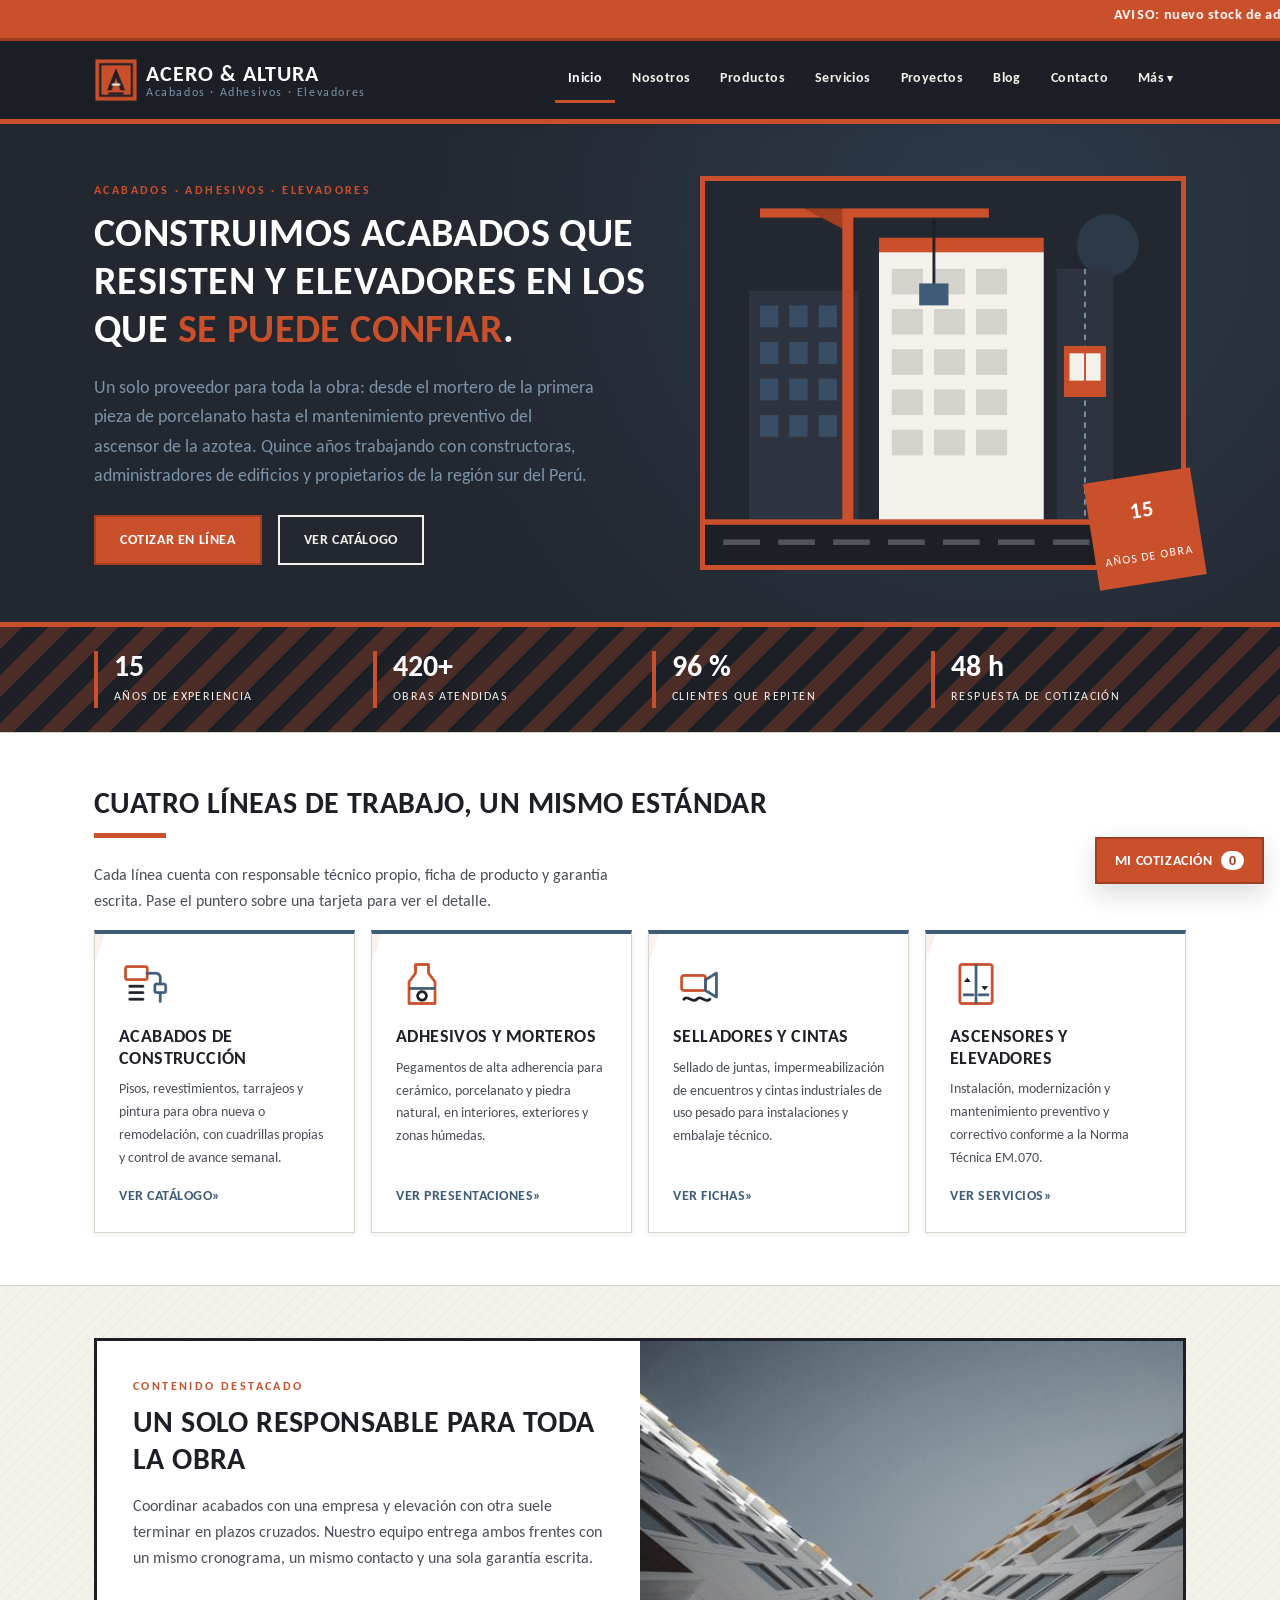
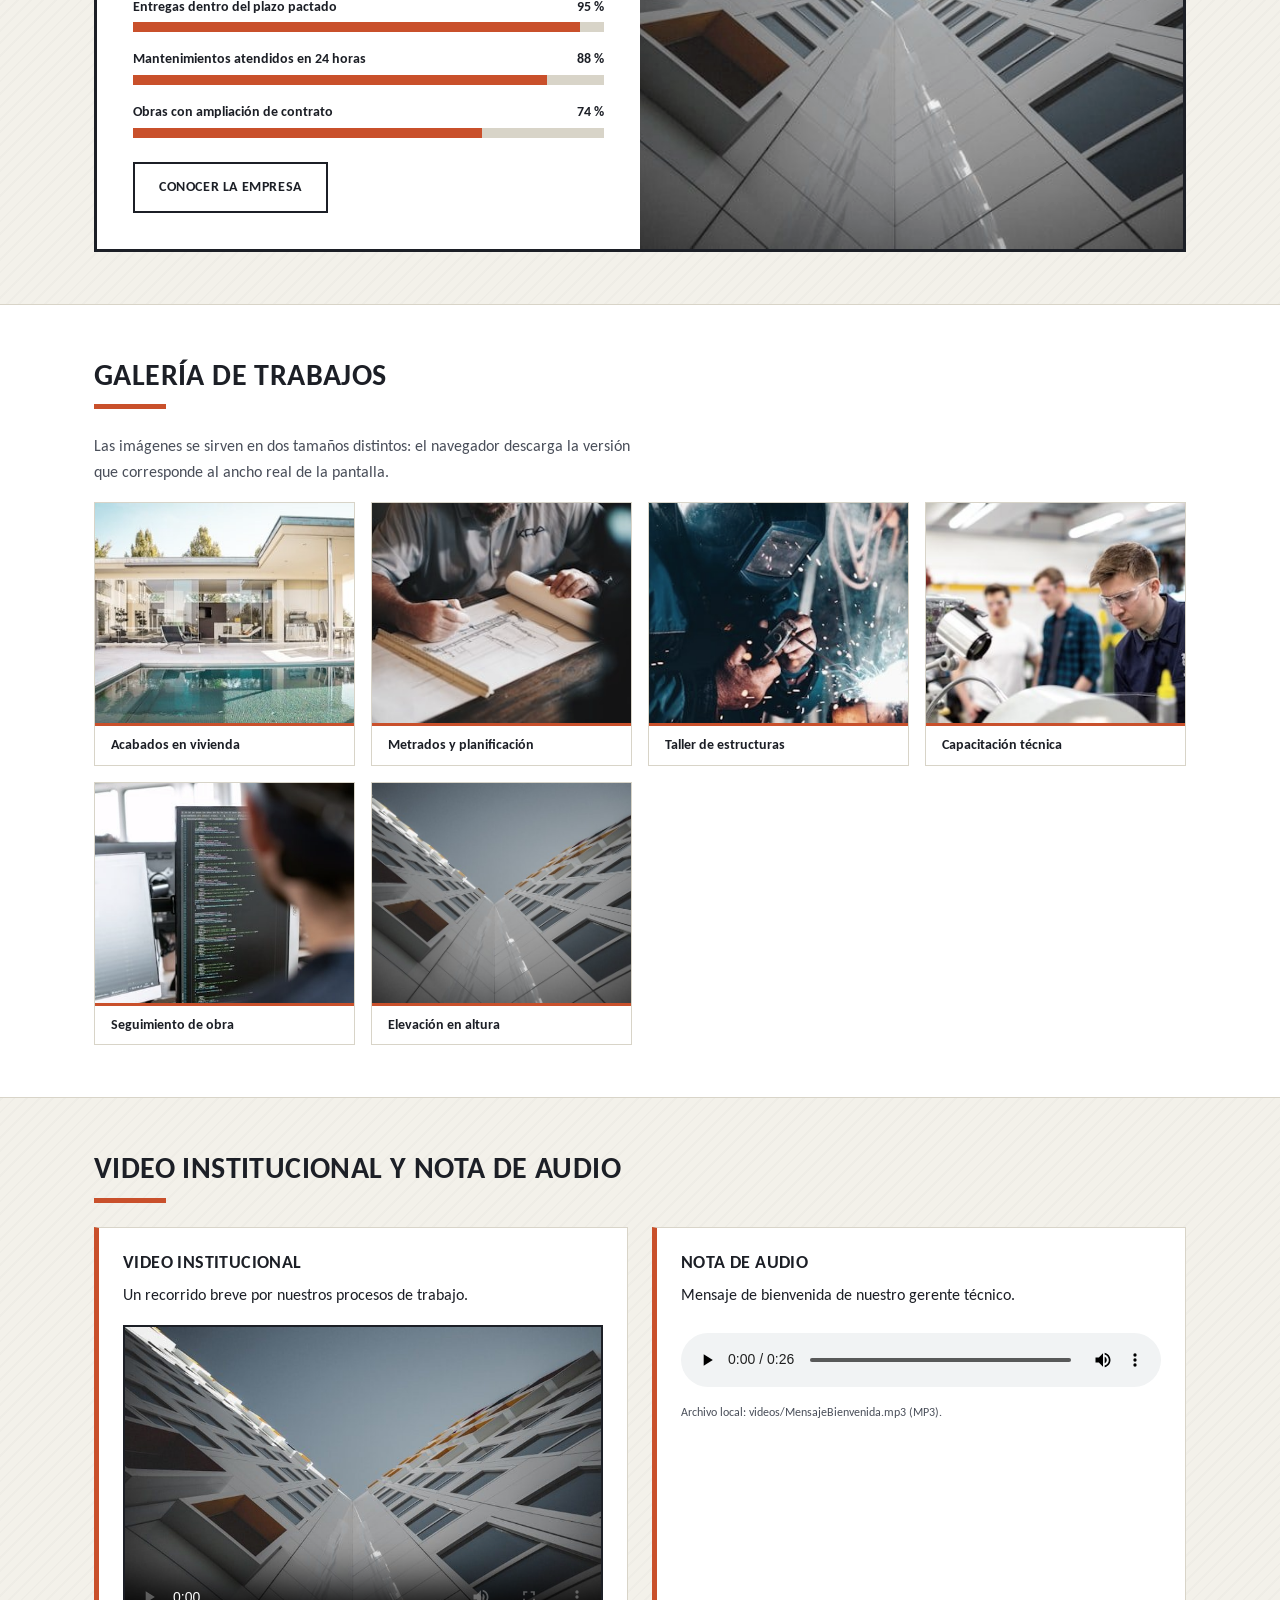
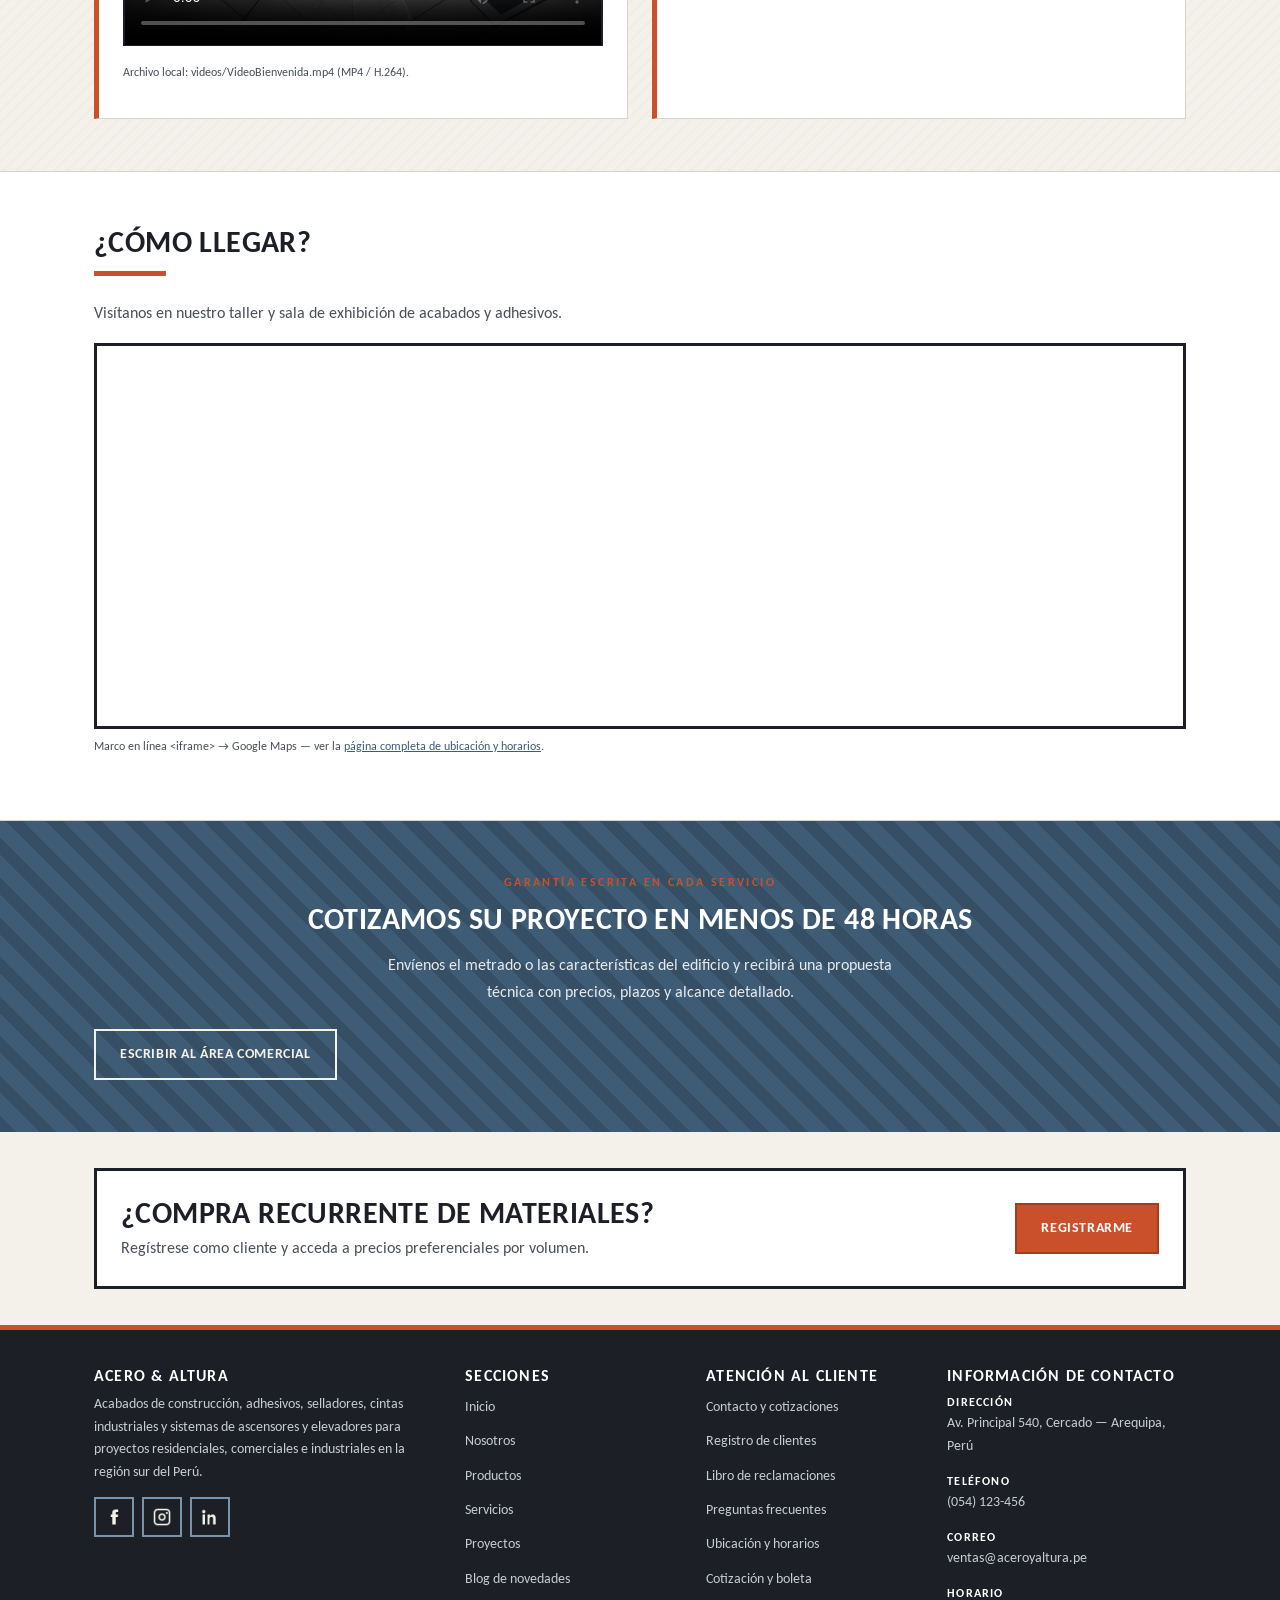
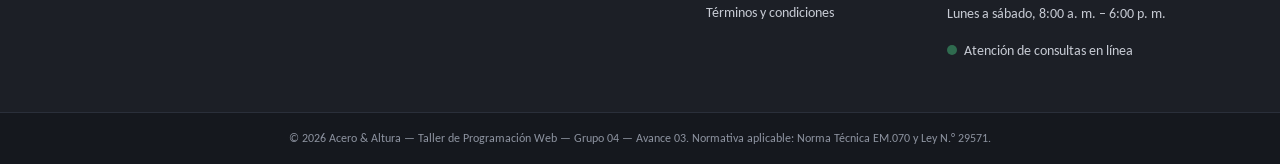
<file: ENTREGA AVANCE DE PROYECTO 03/public_html/HTML/index.html>
<!DOCTYPE html>
<html lang="es">
<head>
  <!-- Metadatos básicos del documento -->
  <meta charset="UTF-8">
  <meta name="viewport" content="width=device-width, initial-scale=1.0">
  <meta http-equiv="X-UA-Compatible" content="IE=edge">
  <meta name="description" content="Acero y Altura: acabados de construcción, adhesivos, selladores, cintas industriales y sistemas de ascensores y elevadores en Arequipa, Perú.">
  <meta name="keywords" content="acabados de construccion, adhesivos, selladores, cintas industriales, ascensores, elevadores, mantenimiento preventivo, Arequipa">
  <meta name="author" content="Grupo 04 - Taller de Programación Web - UTP">
  <meta name="robots" content="index, follow">
  <meta name="theme-color" content="#c9502b">
  <title>Acero &amp; Altura | Acabados, adhesivos y ascensores en Arequipa</title>

  <!-- Icono (imagen PNG) propio y hojas de estilo externas -->
  <link rel="icon" type="image/png" href="imagenes/favicon.png">
  <!-- Hoja de estilos única (dividida en bloques) -->
  <link rel="stylesheet" href="CSS/estilos.css">
</head>
<body>

  <!-- Enlace de salto para accesibilidad -->
  <a class="salto-contenido" href="#contenido-principal">Saltar al contenido principal</a>

  <!-- Barra de avisos con texto deslizante -->
  <div class="barra-aviso">
    <marquee behavior="scroll" direction="left" scrollamount="6">
      <strong>Aviso:</strong> nuevo stock de adhesivos y selladores de alto rendimiento &mdash;
      Mantenimiento preventivo de ascensores con 15 % de descuento este mes &mdash;
      Atención de cotizaciones de lunes a sábado, de 8:00 a. m. a 6:00 p. m.
    </marquee>
  </div>

  <!-- Encabezado: logotipo, control del menú móvil y menú de navegación -->
  <header class="encabezado">
    <div class="contenedor">

      <a href="index.html" class="logo">
        <img class="logo-imagen" src="imagenes/logo.png" alt="Logotipo de Acero &amp; Altura">
        <span class="logo-texto">Acero &amp; Altura
          <span>Acabados &middot; Adhesivos &middot; Elevadores</span>
        </span>
      </a>

      <input type="checkbox" id="control-menu" class="control-menu">
      <label for="control-menu" class="boton-menu" title="Abrir o cerrar el menú de navegación">
        <span></span>
      </label>

      <nav class="nav-principal" aria-label="Menú principal">
        <ul>
          <li><a href="index.html" class="activo">Inicio</a></li>
          <li><a href="nosotros.html">Nosotros</a></li>
          <li><a href="productos.html">Productos</a></li>
          <li><a href="servicios.html">Servicios</a></li>
          <li><a href="proyectos.html">Proyectos</a></li>
          <li><a href="blog.html">Blog</a></li>
          <li><a href="Contacto.html">Contacto</a></li>
          <li class="tiene-submenu">
            <a href="Registro.html">Más</a>
            <ul class="submenu">
              <li><a href="Registro.html">Registro de clientes</a></li>
              <li><a href="reclamos.html">Libro de reclamaciones</a></li>
              <li><a href="preguntas.html">Preguntas frecuentes</a></li>
              <li><a href="ubicacion.html">Ubicación y horarios</a></li>
                          <li><a href="cotizacion.html">Cotización y boleta</a></li>
              <li><a href="terminos.html">Términos y condiciones</a></li>
            </ul>
          </li>
        </ul>
      </nav>

    </div>
  </header>

  <main id="contenido-principal">

    <!-- PORTADA (HERO): propuesta de valor + ilustración propia -->
    <section class="portada">
      <div class="contenedor portada-grid">

        <div class="portada-texto">
          <span class="antetitulo">Acabados &middot; Adhesivos &middot; Elevadores</span>
          <h1>Construimos acabados que resisten y elevadores en los que <em>se puede confiar</em>.</h1>
          <p>Un solo proveedor para toda la obra: desde el mortero de la primera pieza de
             porcelanato hasta el mantenimiento preventivo del ascensor de la azotea.
             Quince años trabajando con constructoras, administradores de edificios y
             propietarios de la región sur del Perú.</p>
          <div class="grupo-botones">
            <a href="cotizacion.html" class="boton boton-acento">Cotizar en línea</a>
            <a href="productos.html" class="boton boton-claro">Ver catálogo</a>
          </div>
        </div>

        <figure class="portada-figura">
          <!-- Ilustración en PNG; la cabina es una segunda imagen que se anima desde el BLOQUE 08 (animaciones) de estilos.css -->
          <div class="portada-imagen">
            <img class="portada-fondo" src="imagenes/portada-edificio.png"
                 alt="Ilustración de un edificio en construcción con grúa torre y cabina de ascensor">
            <img class="cabina-ascensor" src="imagenes/portada-cabina.png" alt="">
          </div>
          <figcaption class="sello-portada"><b>15</b> años de obra</figcaption>
        </figure>

      </div>
    </section>

    <!-- BANNER DE CIFRAS: trama diagonal en desplazamiento continuo -->
    <section class="franja-cifras">
      <div class="contenedor">
        <div class="cifra"><b>15</b><span>Años de experiencia</span></div>
        <div class="cifra"><b>420+</b><span>Obras atendidas</span></div>
        <div class="cifra"><b>96 %</b><span>Clientes que repiten</span></div>
        <div class="cifra"><b>48 h</b><span>Respuesta de cotización</span></div>
      </div>
    </section>

    <!-- CUATRO LÍNEAS DE TRABAJO: tarjetas con icono en imagen -->
    <section class="seccion fondo-alterno">
      <div class="contenedor">
        <h2 class="titulo-seccion">Cuatro líneas de trabajo, un mismo estándar</h2>
        <p class="texto-guia">Cada línea cuenta con responsable técnico propio, ficha de producto
           y garantía escrita. Pase el puntero sobre una tarjeta para ver el detalle.</p>

        <div class="tarjetas-linea">
          <article class="tarjeta">
            <img class="icono-tarjeta" src="imagenes/icono-acabados.png" alt="">
            <h3>Acabados de construcción</h3>
            <p>Pisos, revestimientos, tarrajeos y pintura para obra nueva o remodelación,
               con cuadrillas propias y control de avance semanal.</p>
            <a class="enlace-tarjeta" href="productos.html">Ver catálogo</a>
          </article>

          <article class="tarjeta">
            <img class="icono-tarjeta" src="imagenes/icono-adhesivos.png" alt="">
            <h3>Adhesivos y morteros</h3>
            <p>Pegamentos de alta adherencia para cerámico, porcelanato y piedra natural,
               en interiores, exteriores y zonas húmedas.</p>
            <a class="enlace-tarjeta" href="productos.html">Ver presentaciones</a>
          </article>

          <article class="tarjeta">
            <img class="icono-tarjeta" src="imagenes/icono-selladores.png" alt="">
            <h3>Selladores y cintas</h3>
            <p>Sellado de juntas, impermeabilización de encuentros y cintas industriales
               de uso pesado para instalaciones y embalaje técnico.</p>
            <a class="enlace-tarjeta" href="productos.html">Ver fichas</a>
          </article>

          <article class="tarjeta">
            <img class="icono-tarjeta" src="imagenes/icono-ascensor.png" alt="">
            <h3>Ascensores y elevadores</h3>
            <p>Instalación, modernización y mantenimiento preventivo y correctivo
               conforme a la Norma Técnica EM.070.</p>
            <a class="enlace-tarjeta" href="servicios.html">Ver servicios</a>
          </article>
        </div>
      </div>
    </section>

    <!-- CONTENIDO DESTACADO: imagen responsiva + indicadores animados -->
    <section class="seccion">
      <div class="contenedor">
        <div class="bloque-destacado">
          <div class="bloque-destacado-texto">
            <span class="antetitulo">Contenido destacado</span>
            <h2>Un solo responsable para toda la obra</h2>
            <p class="texto-guia">Coordinar acabados con una empresa y elevación con otra suele
               terminar en plazos cruzados. Nuestro equipo entrega ambos frentes con un mismo
               cronograma, un mismo contacto y una sola garantía escrita.</p>

            <div class="indicadores">
              <div class="indicador">
                <span>Entregas dentro del plazo pactado <b>95 %</b></span>
                <div class="barra-avance"><i class="avance-95"></i></div>
              </div>
              <div class="indicador">
                <span>Mantenimientos atendidos en 24 horas <b>88 %</b></span>
                <div class="barra-avance"><i class="avance-88"></i></div>
              </div>
              <div class="indicador">
                <span>Obras con ampliación de contrato <b>74 %</b></span>
                <div class="barra-avance"><i class="avance-74"></i></div>
              </div>
            </div>

            <div class="grupo-botones">
              <a href="nosotros.html" class="boton">Conocer la empresa</a>
            </div>
          </div>

          <figure>
            <picture>
              <source media="(max-width: 520px)" srcset="imagenes/edificio-320.jpg">
              <source media="(min-width: 521px)" srcset="imagenes/edificio-700.jpg">
              <img src="imagenes/edificio-700.jpg"
                   srcset="imagenes/edificio-320.jpg 320w, imagenes/edificio-700.jpg 700w"
                   sizes="(max-width: 760px) 100vw, 50vw"
                   alt="Vista en contrapicado de un edificio multifamiliar de varios pisos"
                   width="700" height="467">
            </picture>
          </figure>
        </div>
      </div>
    </section>

    <!-- GALERÍA DE IMÁGENES RESPONSIVAS -->
    <section class="seccion fondo-alterno">
      <div class="contenedor">
        <h2 class="titulo-seccion">Galería de trabajos</h2>
        <p class="texto-guia">Las imágenes se sirven en dos tamaños distintos: el navegador
           descarga la versión que corresponde al ancho real de la pantalla.</p>

        <div class="galeria">
          <figure>
            <img src="imagenes/vivienda-420.jpg"
                 srcset="imagenes/vivienda-320.jpg 320w, imagenes/vivienda-420.jpg 420w"
                 sizes="(max-width: 520px) 46vw, (max-width: 760px) 92vw, 30vw"
                 alt="Vivienda terminada con acabados exteriores y zona de piscina"
                 width="420" height="280" loading="lazy">
            <figcaption>Acabados en vivienda</figcaption>
          </figure>

          <figure>
            <img src="imagenes/planos-420.jpg"
                 srcset="imagenes/planos-320.jpg 320w, imagenes/planos-420.jpg 420w"
                 sizes="(max-width: 520px) 46vw, (max-width: 760px) 92vw, 30vw"
                 alt="Especialista revisando los planos del proyecto sobre la mesa de trabajo"
                 width="420" height="236" loading="lazy">
            <figcaption>Metrados y planificación</figcaption>
          </figure>

          <figure>
            <img src="imagenes/soldadura-380.jpg"
                 srcset="imagenes/soldadura-320.jpg 320w, imagenes/soldadura-380.jpg 380w"
                 sizes="(max-width: 520px) 46vw, (max-width: 760px) 92vw, 30vw"
                 alt="Trabajo de soldadura en estructura metálica dentro del taller"
                 width="380" height="253" loading="lazy">
            <figcaption>Taller de estructuras</figcaption>
          </figure>

          <figure>
            <img src="imagenes/taller-380.jpg"
                 srcset="imagenes/taller-320.jpg 320w, imagenes/taller-380.jpg 380w"
                 sizes="(max-width: 520px) 46vw, (max-width: 760px) 92vw, 30vw"
                 alt="Personal técnico recibiendo capacitación sobre un equipo de elevación"
                 width="380" height="253" loading="lazy">
            <figcaption>Capacitación técnica</figcaption>
          </figure>

          <figure>
            <img src="imagenes/oficina-380.jpg"
                 srcset="imagenes/oficina-320.jpg 320w, imagenes/oficina-380.jpg 380w"
                 sizes="(max-width: 520px) 46vw, (max-width: 760px) 92vw, 30vw"
                 alt="Oficina técnica con monitor de seguimiento de obras"
                 width="380" height="570" loading="lazy">
            <figcaption>Seguimiento de obra</figcaption>
          </figure>

          <figure>
            <img src="imagenes/edificio-700.jpg"
                 srcset="imagenes/edificio-320.jpg 320w, imagenes/edificio-700.jpg 700w"
                 sizes="(max-width: 520px) 46vw, (max-width: 760px) 92vw, 30vw"
                 alt="Fachada de edificio con instalación de ascensor concluida"
                 width="700" height="467" loading="lazy">
            <figcaption>Elevación en altura</figcaption>
          </figure>
        </div>
      </div>
    </section>

    <!-- MULTIMEDIA: video y audio con controles nativos de HTML5 -->
    <section class="seccion">
      <div class="contenedor">
        <h2 class="titulo-seccion">Video institucional y nota de audio</h2>

        <div class="rejilla-media">
          <article class="bloque-media">
            <h3>Video institucional</h3>
            <p>Un recorrido breve por nuestros procesos de trabajo.</p>
            <video controls preload="metadata" poster="imagenes/edificio-700.jpg">
              <source src="videos/VideoBienvenida.mp4" type="video/mp4">
              Su navegador no admite la reproducción de video. Puede
              <a href="videos/VideoBienvenida.mp4">descargar el archivo</a>.
            </video>
            <p class="pie-recurso">Archivo local: videos/VideoBienvenida.mp4 (MP4 / H.264).</p>
          </article>

          <article class="bloque-media">
            <h3>Nota de audio</h3>
            <p>Mensaje de bienvenida de nuestro gerente técnico.</p>
            <audio controls preload="metadata">
              <source src="videos/MensajeBienvenida.mp3" type="audio/mpeg">
              Su navegador no admite la reproducción de audio. Puede
              <a href="videos/MensajeBienvenida.mp3">descargar el archivo</a>.
            </audio>
            <p class="pie-recurso">Archivo local: videos/MensajeBienvenida.mp3 (MP3).</p>
          </article>
        </div>
      </div>
    </section>

    <!-- MAPA INTERACTIVO (Google Maps, igual que en el Avance 1) -->
    <section class="seccion fondo-alterno">
      <div class="contenedor">
        <h2 class="titulo-seccion">¿Cómo llegar?</h2>
        <p class="texto-guia">Visítanos en nuestro taller y sala de exhibición de acabados y adhesivos.</p>

        <div class="marco-iframe">
          <iframe
            src="https://www.google.com/maps?q=Arequipa%2C%20Peru&amp;output=embed"
            width="100%"
            height="360"
            allowfullscreen=""
            loading="lazy"
            title="Ubicación de Acero y Altura"></iframe>
        </div>
        <p class="pie-recurso">Marco en línea &lt;iframe&gt; &rarr; Google Maps &mdash;
           ver la <a href="ubicacion.html">página completa de ubicación y horarios</a>.</p>
      </div>
    </section>

    <!-- BANNER -->
    <section class="banner">
      <div class="contenedor">
        <span class="antetitulo">Garantía escrita en cada servicio</span>
        <h2>Cotizamos su proyecto en menos de 48 horas</h2>
        <p>Envíenos el metrado o las características del edificio y recibirá una propuesta
           técnica con precios, plazos y alcance detallado.</p>
        <div class="grupo-botones texto-centrado">
          <a href="Contacto.html" class="boton boton-claro">Escribir al área comercial</a>
        </div>
      </div>
    </section>

    <!-- LLAMADO A LA ACCIÓN FINAL -->
    <section class="franja-cta">
      <div class="contenedor">
        <div class="caja-cta">
          <div>
            <h2>¿Compra recurrente de materiales?</h2>
            <p>Regístrese como cliente y acceda a precios preferenciales por volumen.</p>
          </div>
          <a href="Registro.html" class="boton boton-acento">Registrarme</a>
        </div>
      </div>
    </section>
  </main>

  <!-- Pie de página -->
  <footer class="pie-pagina">
    <div class="contenedor">

      <div>
        <h4>Acero &amp; Altura</h4>
        <p>Acabados de construcción, adhesivos, selladores, cintas industriales y sistemas
           de ascensores y elevadores para proyectos residenciales, comerciales e industriales
           en la región sur del Perú.</p>
        <ul class="redes-sociales">
          <li><a class="boton-red" href="https://www.facebook.com" target="_blank" rel="noopener"
                 title="Facebook de Acero y Altura (enlace externo)"><span class="icono-red"><img class="icono-claro" src="imagenes/red-facebook-claro.png" alt=""><img class="icono-blanco" src="imagenes/red-facebook-blanco.png" alt=""></span><span class="salto-contenido">Facebook</span></a></li>
          <li><a class="boton-red" href="https://www.instagram.com" target="_blank" rel="noopener"
                 title="Instagram de Acero y Altura (enlace externo)"><span class="icono-red"><img class="icono-claro" src="imagenes/red-instagram-claro.png" alt=""><img class="icono-blanco" src="imagenes/red-instagram-blanco.png" alt=""></span><span class="salto-contenido">Instagram</span></a></li>
          <li><a class="boton-red" href="https://www.linkedin.com" target="_blank" rel="noopener"
                 title="LinkedIn de Acero y Altura (enlace externo)"><span class="icono-red"><img class="icono-claro" src="imagenes/red-linkedin-claro.png" alt=""><img class="icono-blanco" src="imagenes/red-linkedin-blanco.png" alt=""></span><span class="salto-contenido">LinkedIn</span></a></li>
        </ul>
      </div>

      <div>
        <h4>Secciones</h4>
        <ul>
          <li><a href="index.html">Inicio</a></li>
          <li><a href="nosotros.html">Nosotros</a></li>
          <li><a href="productos.html">Productos</a></li>
          <li><a href="servicios.html">Servicios</a></li>
          <li><a href="proyectos.html">Proyectos</a></li>
          <li><a href="blog.html">Blog de novedades</a></li>
        </ul>
      </div>

      <div>
        <h4>Atención al cliente</h4>
        <ul>
          <li><a href="Contacto.html">Contacto y cotizaciones</a></li>
          <li><a href="Registro.html">Registro de clientes</a></li>
          <li><a href="reclamos.html">Libro de reclamaciones</a></li>
          <li><a href="preguntas.html">Preguntas frecuentes</a></li>
          <li><a href="ubicacion.html">Ubicación y horarios</a></li>
                  <li><a href="cotizacion.html">Cotización y boleta</a></li>
          <li><a href="terminos.html">Términos y condiciones</a></li>
        </ul>
      </div>

      <div class="contacto-pie">
        <h4>Información de contacto</h4>
        <p><b>Dirección</b> Av. Principal 540, Cercado &mdash; Arequipa, Perú</p>
        <p><b>Teléfono</b> (054) 123-456</p>
        <p><b>Correo</b> ventas@aceroyaltura.pe</p>
        <p><b>Horario</b> Lunes a sábado, 8:00 a. m. &ndash; 6:00 p. m.</p>
        <p><span class="punto-estado"></span> Atención de consultas en línea</p>
      </div>

    </div>

    <div class="franja-legal">
      &copy; 2026 Acero &amp; Altura &mdash; Taller de Programación Web &mdash; Grupo 04 &mdash; Avance 03.
      Normativa aplicable:
      Norma Técnica EM.070 y
      Ley N.&deg; 29571.
    </div>
  </footer>

  <script src="js/app.js"></script>

</body>
</html>
</file>
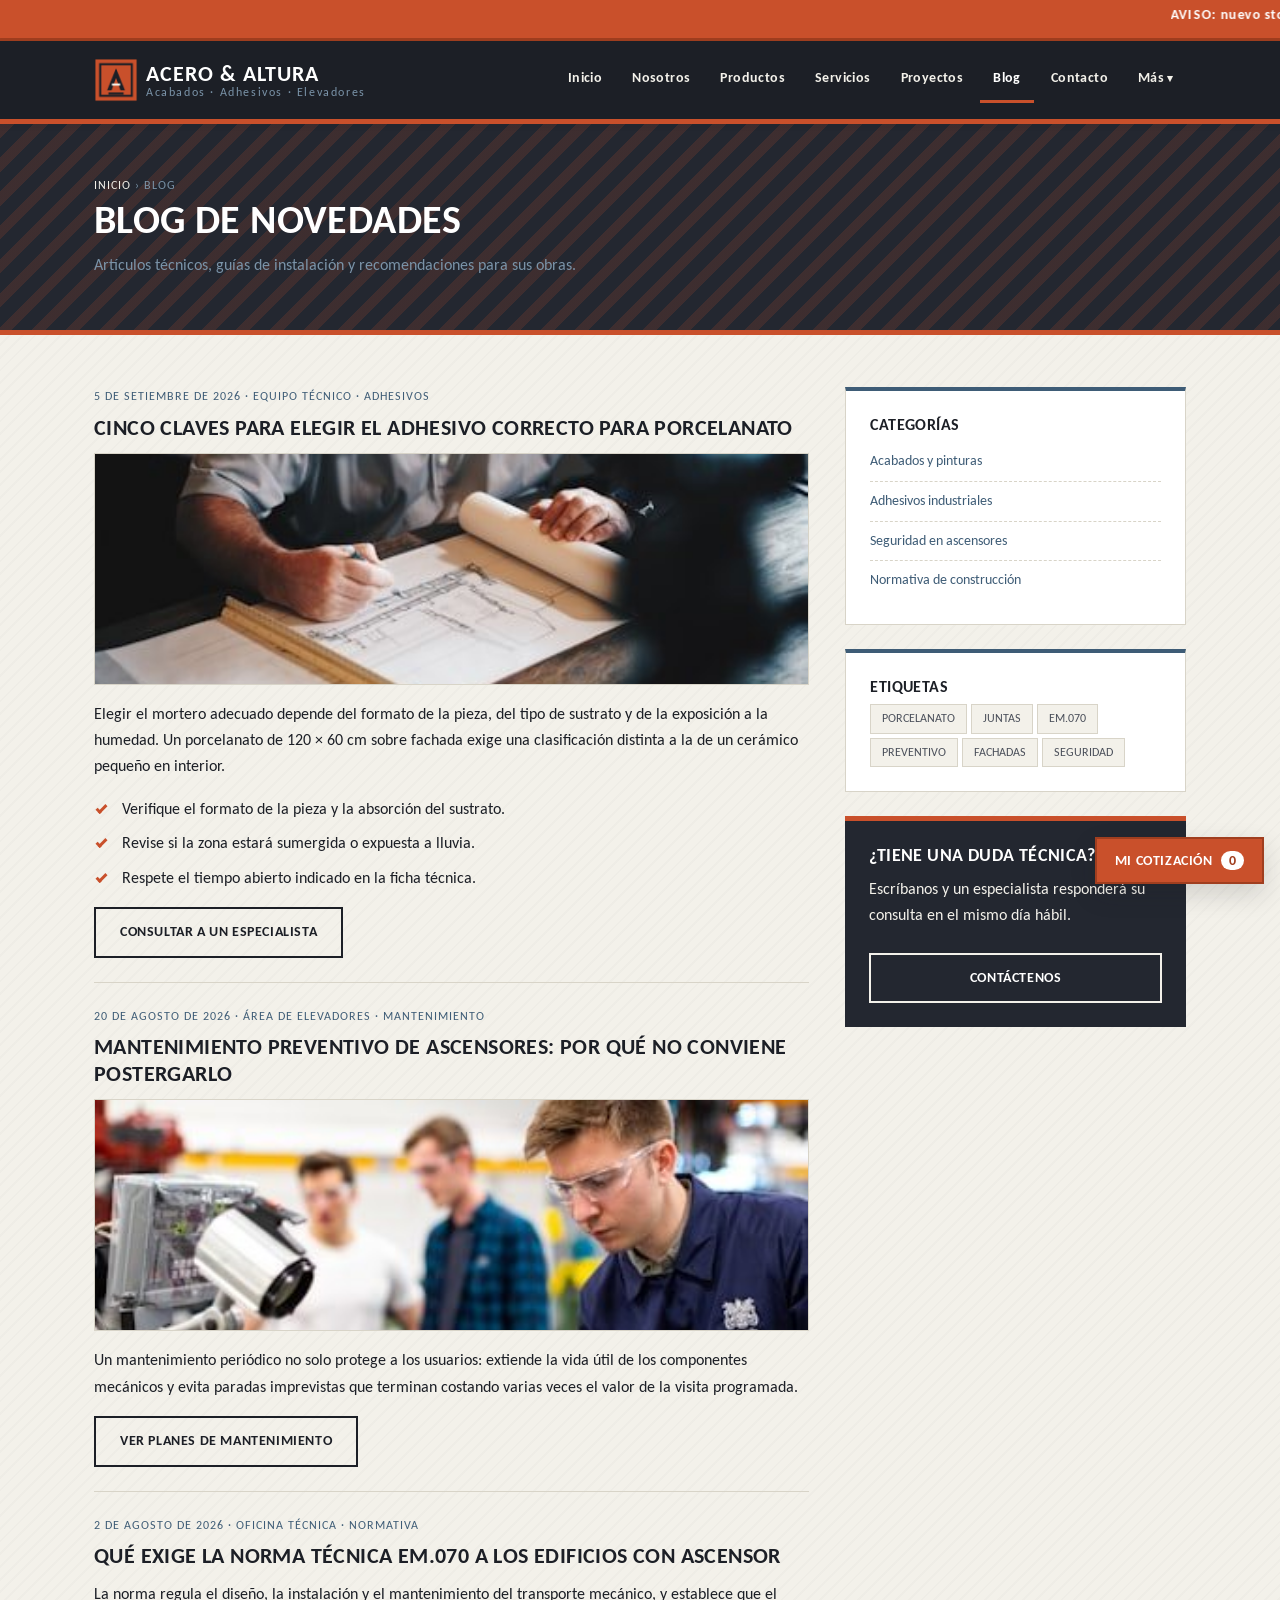
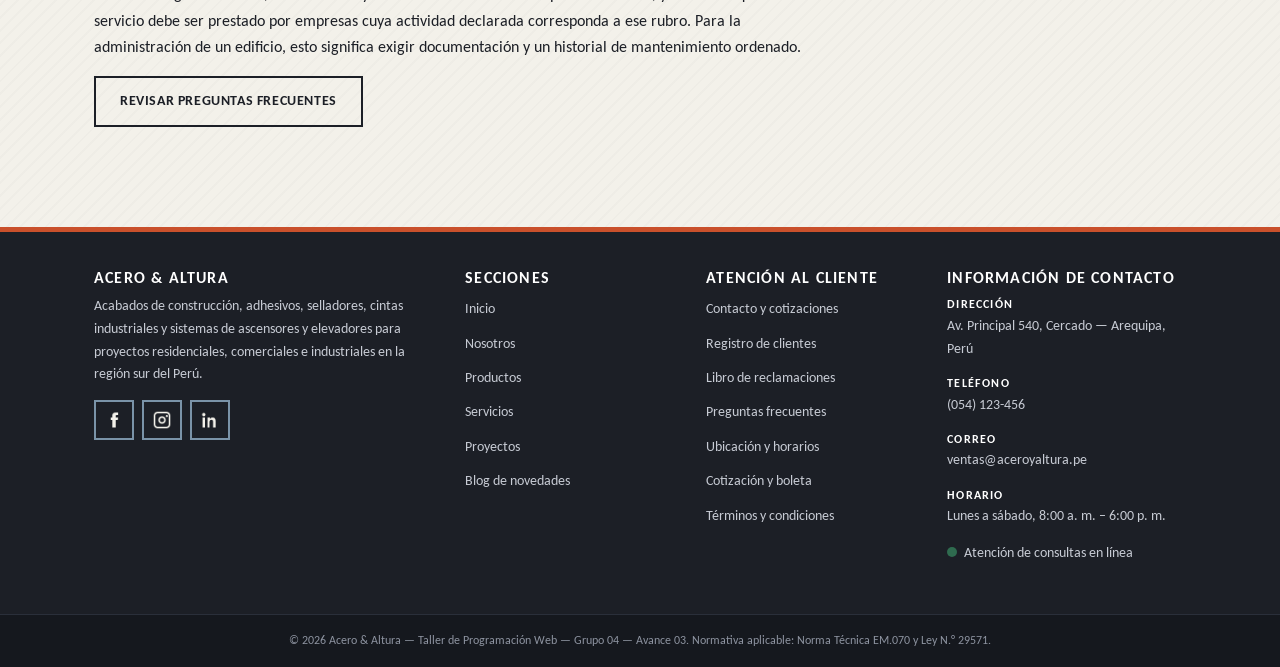
<file: ENTREGA AVANCE DE PROYECTO 03/public_html/HTML/blog.html>
<!DOCTYPE html>
<html lang="es">
<head>
  <!-- Metadatos básicos del documento -->
  <meta charset="UTF-8">
  <meta name="viewport" content="width=device-width, initial-scale=1.0">
  <meta http-equiv="X-UA-Compatible" content="IE=edge">
  <meta name="description" content="Artículos técnicos sobre adhesivos, acabados, mantenimiento preventivo de ascensores y normativa de construcción.">
  <meta name="keywords" content="blog de construccion, adhesivos para porcelanato, mantenimiento de ascensores, EM.070">
  <meta name="author" content="Grupo 04 - Taller de Programación Web - UTP">
  <meta name="robots" content="index, follow">
  <meta name="theme-color" content="#c9502b">
  <title>Acero &amp; Altura | Blog de novedades</title>

  <!-- Icono (imagen PNG) propio y hojas de estilo externas -->
  <link rel="icon" type="image/png" href="imagenes/favicon.png">
  <!-- Hoja de estilos única (dividida en bloques) -->
  <link rel="stylesheet" href="CSS/estilos.css">
</head>
<body>

  <!-- Enlace de salto para accesibilidad -->
  <a class="salto-contenido" href="#contenido-principal">Saltar al contenido principal</a>

  <!-- Barra de avisos con texto deslizante -->
  <div class="barra-aviso">
    <marquee behavior="scroll" direction="left" scrollamount="6">
      <strong>Aviso:</strong> nuevo stock de adhesivos y selladores de alto rendimiento &mdash;
      Mantenimiento preventivo de ascensores con 15 % de descuento este mes &mdash;
      Atención de cotizaciones de lunes a sábado, de 8:00 a. m. a 6:00 p. m.
    </marquee>
  </div>

  <!-- Encabezado: logotipo, control del menú móvil y menú de navegación -->
  <header class="encabezado">
    <div class="contenedor">

      <a href="index.html" class="logo">
        <img class="logo-imagen" src="imagenes/logo.png" alt="Logotipo de Acero &amp; Altura">
        <span class="logo-texto">Acero &amp; Altura
          <span>Acabados &middot; Adhesivos &middot; Elevadores</span>
        </span>
      </a>

      <input type="checkbox" id="control-menu" class="control-menu">
      <label for="control-menu" class="boton-menu" title="Abrir o cerrar el menú de navegación">
        <span></span>
      </label>

      <nav class="nav-principal" aria-label="Menú principal">
        <ul>
          <li><a href="index.html">Inicio</a></li>
          <li><a href="nosotros.html">Nosotros</a></li>
          <li><a href="productos.html">Productos</a></li>
          <li><a href="servicios.html">Servicios</a></li>
          <li><a href="proyectos.html">Proyectos</a></li>
          <li><a href="blog.html" class="activo">Blog</a></li>
          <li><a href="Contacto.html">Contacto</a></li>
          <li class="tiene-submenu">
            <a href="Registro.html">Más</a>
            <ul class="submenu">
              <li><a href="Registro.html">Registro de clientes</a></li>
              <li><a href="reclamos.html">Libro de reclamaciones</a></li>
              <li><a href="preguntas.html">Preguntas frecuentes</a></li>
              <li><a href="ubicacion.html">Ubicación y horarios</a></li>
                          <li><a href="cotizacion.html">Cotización y boleta</a></li>
              <li><a href="terminos.html">Términos y condiciones</a></li>
            </ul>
          </li>
        </ul>
      </nav>

    </div>
  </header>

  <main id="contenido-principal">

    <!-- Cabecera de la página con ruta de navegación -->
    <section class="cabecera-pagina">
      <div class="contenedor">
        <p class="ruta-navegacion"><a href="index.html">Inicio</a> &rsaquo; Blog</p>
        <h1>Blog de novedades</h1>
        <p>Artículos técnicos, guías de instalación y recomendaciones para sus obras.</p>
      </div>
    </section>

    <section class="seccion">
      <div class="contenedor rejilla-contenido-lateral">

        <!-- COLUMNA DE ARTÍCULOS -->
        <div>
          <article class="articulo-blog">
            <p class="meta-articulo">5 de setiembre de 2026 &middot; Equipo técnico &middot; Adhesivos</p>
            <h2>Cinco claves para elegir el adhesivo correcto para porcelanato</h2>
            <figure class="portada-articulo">
              <img src="imagenes/planos-420.jpg"
                   srcset="imagenes/planos-320.jpg 320w, imagenes/planos-420.jpg 420w"
                   sizes="(max-width: 760px) 100vw, 60vw"
                   alt="Revisión de especificaciones técnicas antes de iniciar el enchapado"
                   width="420" height="236" loading="lazy">
            </figure>
            <p>Elegir el mortero adecuado depende del formato de la pieza, del tipo de sustrato y
               de la exposición a la humedad. Un porcelanato de 120 &times; 60 cm sobre fachada
               exige una clasificación distinta a la de un cerámico pequeño en interior.</p>
            <ul class="lista-chequeo">
              <li>Verifique el formato de la pieza y la absorción del sustrato.</li>
              <li>Revise si la zona estará sumergida o expuesta a lluvia.</li>
              <li>Respete el tiempo abierto indicado en la ficha técnica.</li>
            </ul>
            <a class="boton" href="Contacto.html">Consultar a un especialista</a>
          </article>

          <article class="articulo-blog">
            <p class="meta-articulo">20 de agosto de 2026 &middot; Área de elevadores &middot; Mantenimiento</p>
            <h2>Mantenimiento preventivo de ascensores: por qué no conviene postergarlo</h2>
            <figure class="portada-articulo">
              <img src="imagenes/taller-380.jpg"
                   srcset="imagenes/taller-320.jpg 320w, imagenes/taller-380.jpg 380w"
                   sizes="(max-width: 760px) 100vw, 60vw"
                   alt="Técnico realizando la revisión programada de un equipo de elevación"
                   width="380" height="253" loading="lazy">
            </figure>
            <p>Un mantenimiento periódico no solo protege a los usuarios: extiende la vida útil de
               los componentes mecánicos y evita paradas imprevistas que terminan costando varias
               veces el valor de la visita programada.</p>
            <a class="boton" href="servicios.html">Ver planes de mantenimiento</a>
          </article>

          <article class="articulo-blog">
            <p class="meta-articulo">2 de agosto de 2026 &middot; Oficina técnica &middot; Normativa</p>
            <h2>Qué exige la Norma Técnica EM.070 a los edificios con ascensor</h2>
            <p>La norma regula el diseño, la instalación y el mantenimiento del transporte
               mecánico, y establece que el servicio debe ser prestado por empresas cuya actividad
               declarada corresponda a ese rubro. Para la administración de un edificio, esto
               significa exigir documentación y un historial de mantenimiento ordenado.</p>
            <a class="boton" href="preguntas.html">Revisar preguntas frecuentes</a>
          </article>
        </div>

        <!-- BARRA LATERAL DEL BLOG -->
        <aside class="barra-lateral">
          <div class="caja-lateral">
            <h3>Categorías</h3>
            <ul>
              <li><a href="blog.html">Acabados y pinturas</a></li>
              <li><a href="blog.html">Adhesivos industriales</a></li>
              <li><a href="blog.html">Seguridad en ascensores</a></li>
              <li><a href="blog.html">Normativa de construcción</a></li>
            </ul>
          </div>

          <div class="caja-lateral">
            <h3>Etiquetas</h3>
            <div class="etiquetas">
              <a class="etiqueta" href="blog.html">Porcelanato</a>
              <a class="etiqueta" href="blog.html">Juntas</a>
              <a class="etiqueta" href="blog.html">EM.070</a>
              <a class="etiqueta" href="blog.html">Preventivo</a>
              <a class="etiqueta" href="blog.html">Fachadas</a>
              <a class="etiqueta" href="blog.html">Seguridad</a>
            </div>
          </div>

          <div class="panel-lateral">
            <h3>¿Tiene una duda técnica?</h3>
            <p>Escríbanos y un especialista responderá su consulta en el mismo día hábil.</p>
            <div class="grupo-botones">
              <a href="Contacto.html" class="boton boton-claro boton-bloque">Contáctenos</a>
            </div>
          </div>
        </aside>

      </div>
    </section>
  </main>

  <!-- Pie de página -->
  <footer class="pie-pagina">
    <div class="contenedor">

      <div>
        <h4>Acero &amp; Altura</h4>
        <p>Acabados de construcción, adhesivos, selladores, cintas industriales y sistemas
           de ascensores y elevadores para proyectos residenciales, comerciales e industriales
           en la región sur del Perú.</p>
        <ul class="redes-sociales">
          <li><a class="boton-red" href="https://www.facebook.com" target="_blank" rel="noopener"
                 title="Facebook de Acero y Altura (enlace externo)"><span class="icono-red"><img class="icono-claro" src="imagenes/red-facebook-claro.png" alt=""><img class="icono-blanco" src="imagenes/red-facebook-blanco.png" alt=""></span><span class="salto-contenido">Facebook</span></a></li>
          <li><a class="boton-red" href="https://www.instagram.com" target="_blank" rel="noopener"
                 title="Instagram de Acero y Altura (enlace externo)"><span class="icono-red"><img class="icono-claro" src="imagenes/red-instagram-claro.png" alt=""><img class="icono-blanco" src="imagenes/red-instagram-blanco.png" alt=""></span><span class="salto-contenido">Instagram</span></a></li>
          <li><a class="boton-red" href="https://www.linkedin.com" target="_blank" rel="noopener"
                 title="LinkedIn de Acero y Altura (enlace externo)"><span class="icono-red"><img class="icono-claro" src="imagenes/red-linkedin-claro.png" alt=""><img class="icono-blanco" src="imagenes/red-linkedin-blanco.png" alt=""></span><span class="salto-contenido">LinkedIn</span></a></li>
        </ul>
      </div>

      <div>
        <h4>Secciones</h4>
        <ul>
          <li><a href="index.html">Inicio</a></li>
          <li><a href="nosotros.html">Nosotros</a></li>
          <li><a href="productos.html">Productos</a></li>
          <li><a href="servicios.html">Servicios</a></li>
          <li><a href="proyectos.html">Proyectos</a></li>
          <li><a href="blog.html">Blog de novedades</a></li>
        </ul>
      </div>

      <div>
        <h4>Atención al cliente</h4>
        <ul>
          <li><a href="Contacto.html">Contacto y cotizaciones</a></li>
          <li><a href="Registro.html">Registro de clientes</a></li>
          <li><a href="reclamos.html">Libro de reclamaciones</a></li>
          <li><a href="preguntas.html">Preguntas frecuentes</a></li>
          <li><a href="ubicacion.html">Ubicación y horarios</a></li>
                  <li><a href="cotizacion.html">Cotización y boleta</a></li>
          <li><a href="terminos.html">Términos y condiciones</a></li>
        </ul>
      </div>

      <div class="contacto-pie">
        <h4>Información de contacto</h4>
        <p><b>Dirección</b> Av. Principal 540, Cercado &mdash; Arequipa, Perú</p>
        <p><b>Teléfono</b> (054) 123-456</p>
        <p><b>Correo</b> ventas@aceroyaltura.pe</p>
        <p><b>Horario</b> Lunes a sábado, 8:00 a. m. &ndash; 6:00 p. m.</p>
        <p><span class="punto-estado"></span> Atención de consultas en línea</p>
      </div>

    </div>

    <div class="franja-legal">
      &copy; 2026 Acero &amp; Altura &mdash; Taller de Programación Web &mdash; Grupo 04 &mdash; Avance 03.
      Normativa aplicable:
      Norma Técnica EM.070 y
      Ley N.&deg; 29571.
    </div>
  </footer>

  <script src="js/app.js"></script>

</body>
</html>
</file>
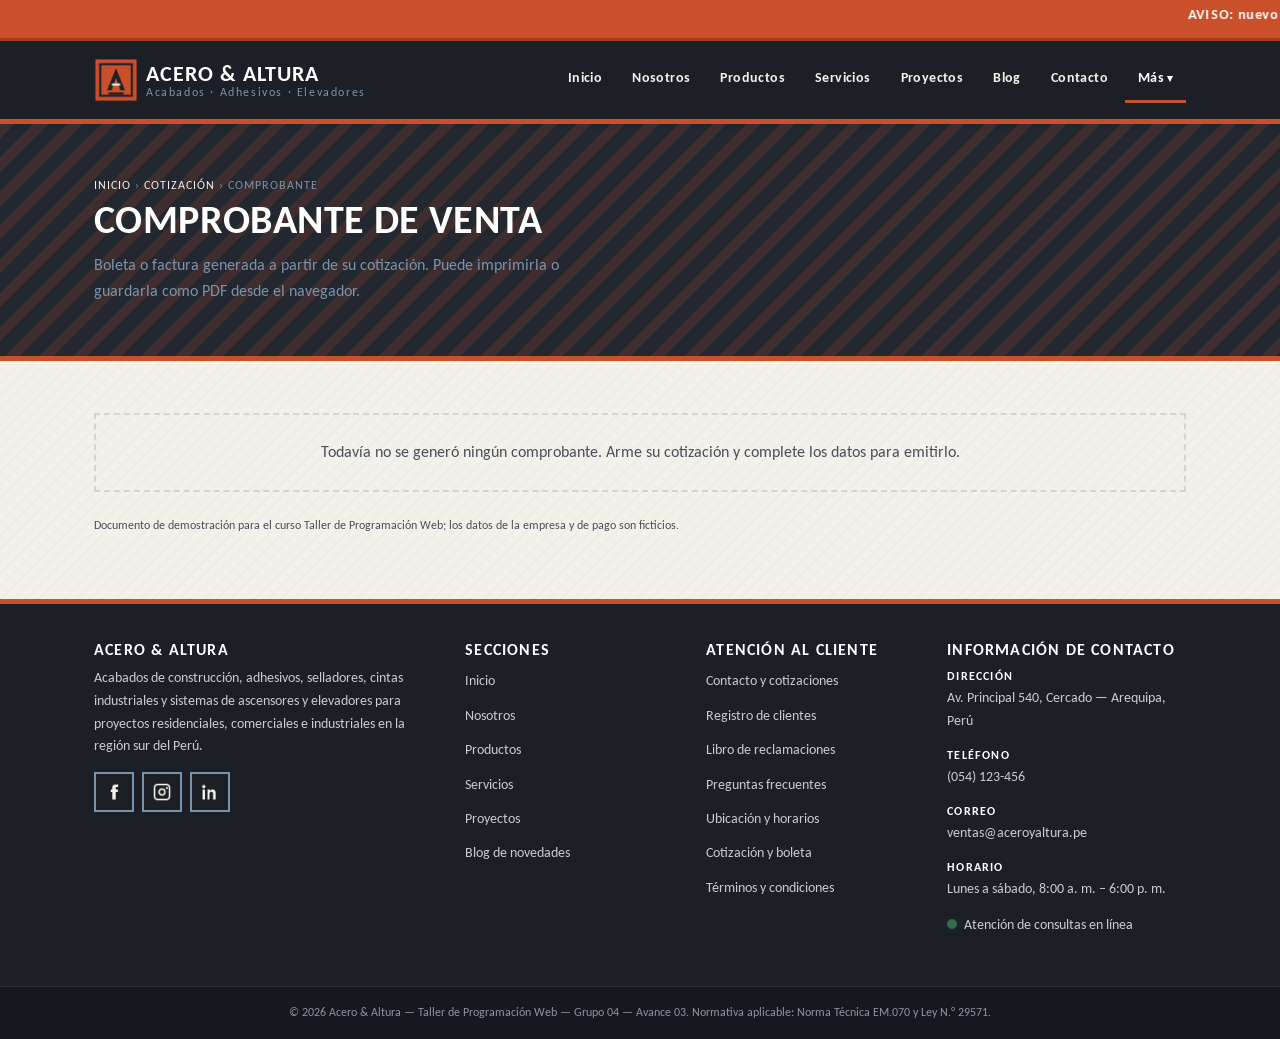
<file: ENTREGA AVANCE DE PROYECTO 03/public_html/HTML/boleta.html>
<!DOCTYPE html>
<html lang="es">
<head>
  <!-- Metadatos básicos del documento -->
  <meta charset="UTF-8">
  <meta name="viewport" content="width=device-width, initial-scale=1.0">
  <meta http-equiv="X-UA-Compatible" content="IE=edge">
  <meta name="description" content="Boleta o factura de demostración generada desde la cotización en línea de Acero & Altura.">
  <meta name="keywords" content="boleta, factura, comprobante, igv, cotizacion">
  <meta name="author" content="Grupo 04 - Taller de Programación Web - UTP">
  <meta name="robots" content="index, follow">
  <meta name="theme-color" content="#c9502b">
  <title>Acero &amp; Altura | Comprobante de venta</title>

  <!-- Icono (imagen PNG) propio y hojas de estilo externas -->
  <link rel="icon" type="image/png" href="imagenes/favicon.png">
  <!-- Hoja de estilos única (dividida en bloques) -->
  <link rel="stylesheet" href="CSS/estilos.css">
</head>
<body data-pagina="boleta">

  <!-- Enlace de salto para accesibilidad -->
  <a class="salto-contenido" href="#contenido-principal">Saltar al contenido principal</a>

  <!-- Barra de avisos con texto deslizante -->
  <div class="barra-aviso">
    <marquee behavior="scroll" direction="left" scrollamount="6">
      <strong>Aviso:</strong> nuevo stock de adhesivos y selladores de alto rendimiento &mdash;
      Mantenimiento preventivo de ascensores con 15 % de descuento este mes &mdash;
      Atención de cotizaciones de lunes a sábado, de 8:00 a. m. a 6:00 p. m.
    </marquee>
  </div>

  <!-- Encabezado: logotipo, control del menú móvil y menú de navegación -->
  <header class="encabezado">
    <div class="contenedor">

      <a href="index.html" class="logo">
        <img class="logo-imagen" src="imagenes/logo.png" alt="Logotipo de Acero &amp; Altura">
        <span class="logo-texto">Acero &amp; Altura
          <span>Acabados &middot; Adhesivos &middot; Elevadores</span>
        </span>
      </a>

      <input type="checkbox" id="control-menu" class="control-menu">
      <label for="control-menu" class="boton-menu" title="Abrir o cerrar el menú de navegación">
        <span></span>
      </label>

      <nav class="nav-principal" aria-label="Menú principal">
        <ul>
          <li><a href="index.html">Inicio</a></li>
          <li><a href="nosotros.html">Nosotros</a></li>
          <li><a href="productos.html">Productos</a></li>
          <li><a href="servicios.html">Servicios</a></li>
          <li><a href="proyectos.html">Proyectos</a></li>
          <li><a href="blog.html">Blog</a></li>
          <li><a href="Contacto.html">Contacto</a></li>
          <li class="tiene-submenu">
            <a href="Registro.html" class="activo">Más</a>
            <ul class="submenu">
              <li><a href="Registro.html">Registro de clientes</a></li>
              <li><a href="reclamos.html">Libro de reclamaciones</a></li>
              <li><a href="preguntas.html">Preguntas frecuentes</a></li>
              <li><a href="ubicacion.html">Ubicación y horarios</a></li>
                          <li><a href="cotizacion.html">Cotización y boleta</a></li>
              <li><a href="terminos.html">Términos y condiciones</a></li>
            </ul>
          </li>
        </ul>
      </nav>

    </div>
  </header>

  <main id="contenido-principal">

    <!-- Cabecera de la página con ruta de navegación -->
    <section class="cabecera-pagina">
      <div class="contenedor">
        <p class="ruta-navegacion"><a href="index.html">Inicio</a> &rsaquo; <a href="cotizacion.html">Cotización</a> &rsaquo; Comprobante</p>
        <h1>Comprobante de venta</h1>
        <p>Boleta o factura generada a partir de su cotización. Puede imprimirla o guardarla como PDF desde el navegador.</p>
      </div>
    </section>

    <section class="seccion">
      <div class="contenedor">

        <div id="zona-comprobante"></div>

        <div class="acciones-formulario centrado no-imprimir" id="acciones-comprobante">
          <button type="button" class="boton boton-acento" id="boton-imprimir">Imprimir o guardar PDF</button>
          <button type="button" class="boton" id="boton-instrucciones">Cómo pagar</button>
          <a href="cotizacion.html" class="boton" id="boton-nueva">Nueva cotización</a>
        </div>

        <p class="pie-recurso no-imprimir">Documento de demostración para el curso Taller de Programación Web;
           los datos de la empresa y de pago son ficticios.</p>

      </div>
    </section>

  </main>

  <!-- Pie de página -->
  <footer class="pie-pagina">
    <div class="contenedor">

      <div>
        <h4>Acero &amp; Altura</h4>
        <p>Acabados de construcción, adhesivos, selladores, cintas industriales y sistemas
           de ascensores y elevadores para proyectos residenciales, comerciales e industriales
           en la región sur del Perú.</p>
        <ul class="redes-sociales">
          <li><a class="boton-red" href="https://www.facebook.com" target="_blank" rel="noopener"
                 title="Facebook de Acero y Altura (enlace externo)"><span class="icono-red"><img class="icono-claro" src="imagenes/red-facebook-claro.png" alt=""><img class="icono-blanco" src="imagenes/red-facebook-blanco.png" alt=""></span><span class="salto-contenido">Facebook</span></a></li>
          <li><a class="boton-red" href="https://www.instagram.com" target="_blank" rel="noopener"
                 title="Instagram de Acero y Altura (enlace externo)"><span class="icono-red"><img class="icono-claro" src="imagenes/red-instagram-claro.png" alt=""><img class="icono-blanco" src="imagenes/red-instagram-blanco.png" alt=""></span><span class="salto-contenido">Instagram</span></a></li>
          <li><a class="boton-red" href="https://www.linkedin.com" target="_blank" rel="noopener"
                 title="LinkedIn de Acero y Altura (enlace externo)"><span class="icono-red"><img class="icono-claro" src="imagenes/red-linkedin-claro.png" alt=""><img class="icono-blanco" src="imagenes/red-linkedin-blanco.png" alt=""></span><span class="salto-contenido">LinkedIn</span></a></li>
        </ul>
      </div>

      <div>
        <h4>Secciones</h4>
        <ul>
          <li><a href="index.html">Inicio</a></li>
          <li><a href="nosotros.html">Nosotros</a></li>
          <li><a href="productos.html">Productos</a></li>
          <li><a href="servicios.html">Servicios</a></li>
          <li><a href="proyectos.html">Proyectos</a></li>
          <li><a href="blog.html">Blog de novedades</a></li>
        </ul>
      </div>

      <div>
        <h4>Atención al cliente</h4>
        <ul>
          <li><a href="Contacto.html">Contacto y cotizaciones</a></li>
          <li><a href="Registro.html">Registro de clientes</a></li>
          <li><a href="reclamos.html">Libro de reclamaciones</a></li>
          <li><a href="preguntas.html">Preguntas frecuentes</a></li>
          <li><a href="ubicacion.html">Ubicación y horarios</a></li>
                  <li><a href="cotizacion.html">Cotización y boleta</a></li>
          <li><a href="terminos.html">Términos y condiciones</a></li>
        </ul>
      </div>

      <div class="contacto-pie">
        <h4>Información de contacto</h4>
        <p><b>Dirección</b> Av. Principal 540, Cercado &mdash; Arequipa, Perú</p>
        <p><b>Teléfono</b> (054) 123-456</p>
        <p><b>Correo</b> ventas@aceroyaltura.pe</p>
        <p><b>Horario</b> Lunes a sábado, 8:00 a. m. &ndash; 6:00 p. m.</p>
        <p><span class="punto-estado"></span> Atención de consultas en línea</p>
      </div>

    </div>

    <div class="franja-legal">
      &copy; 2026 Acero &amp; Altura &mdash; Taller de Programación Web &mdash; Grupo 04 &mdash; Avance 03.
      Normativa aplicable:
      Norma Técnica EM.070 y
      Ley N.&deg; 29571.
    </div>
  </footer>

  <script src="js/app.js"></script>

</body>
</html>
</file>
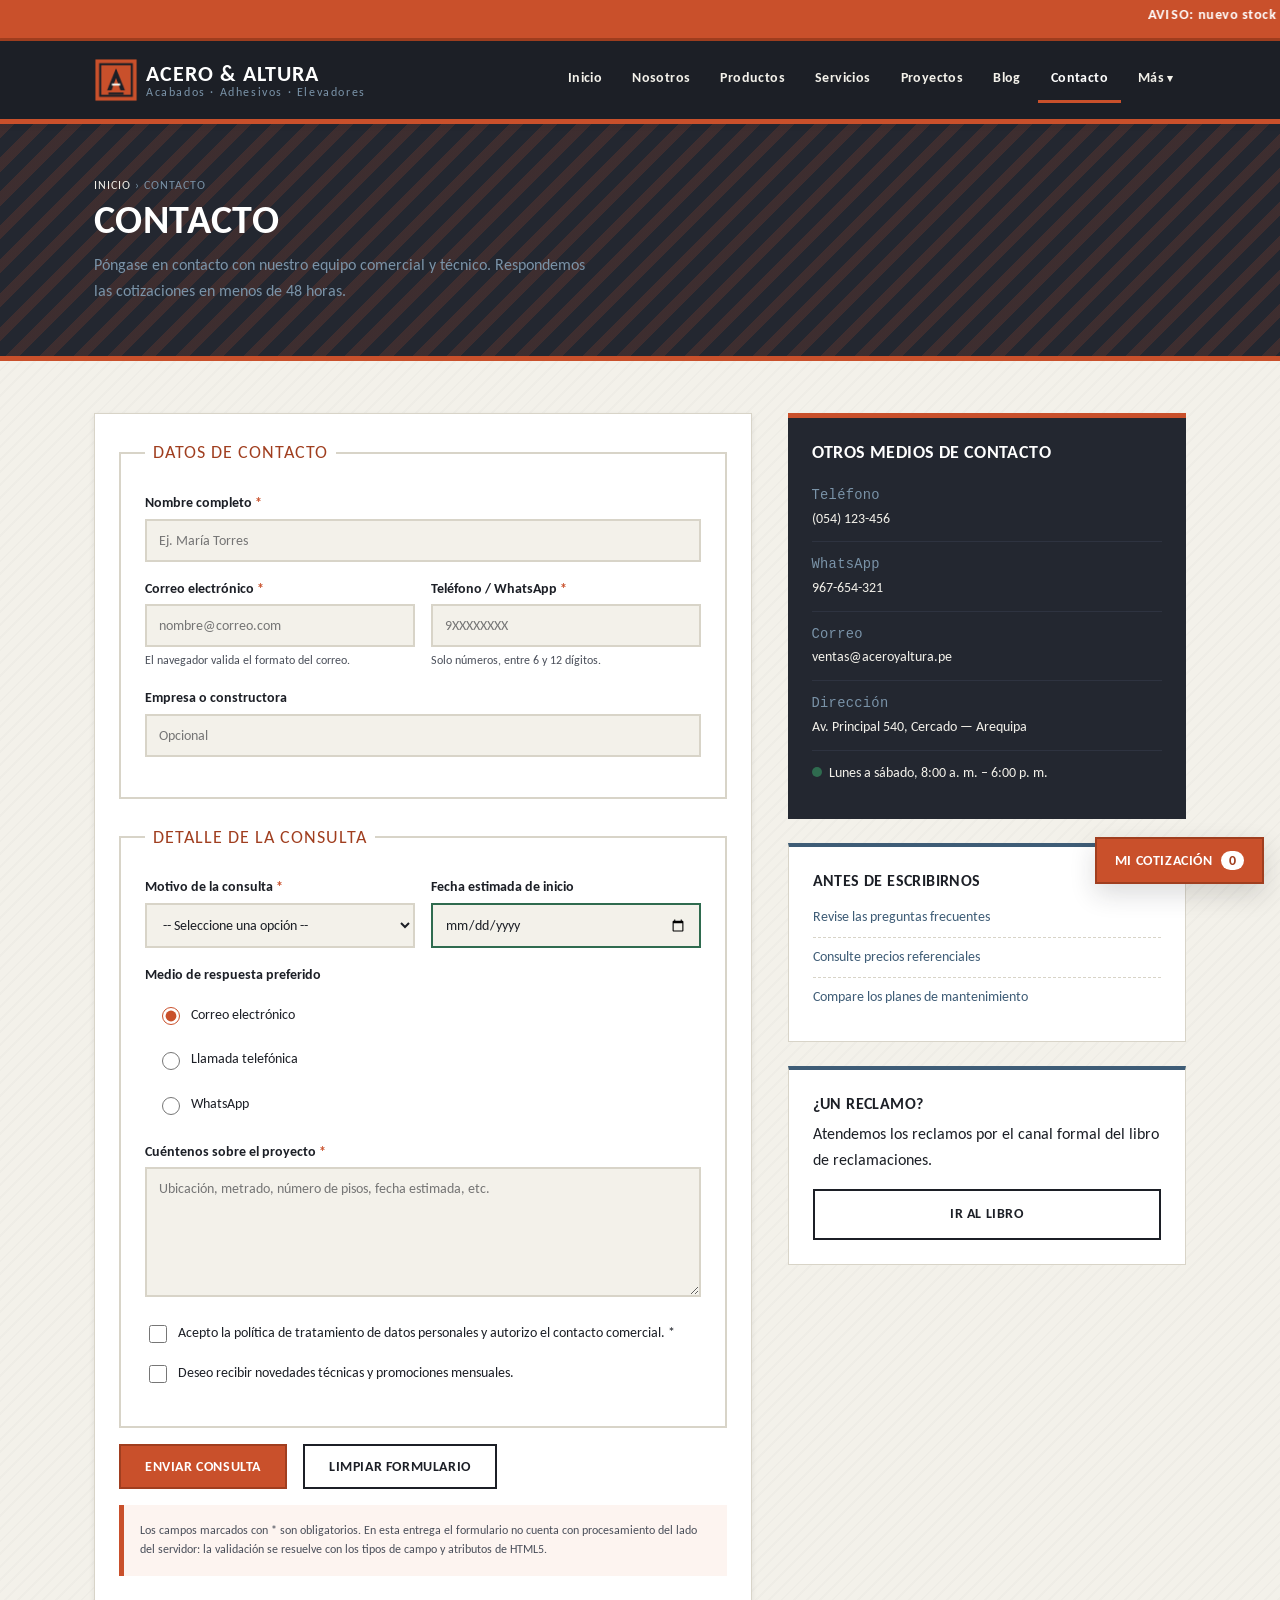
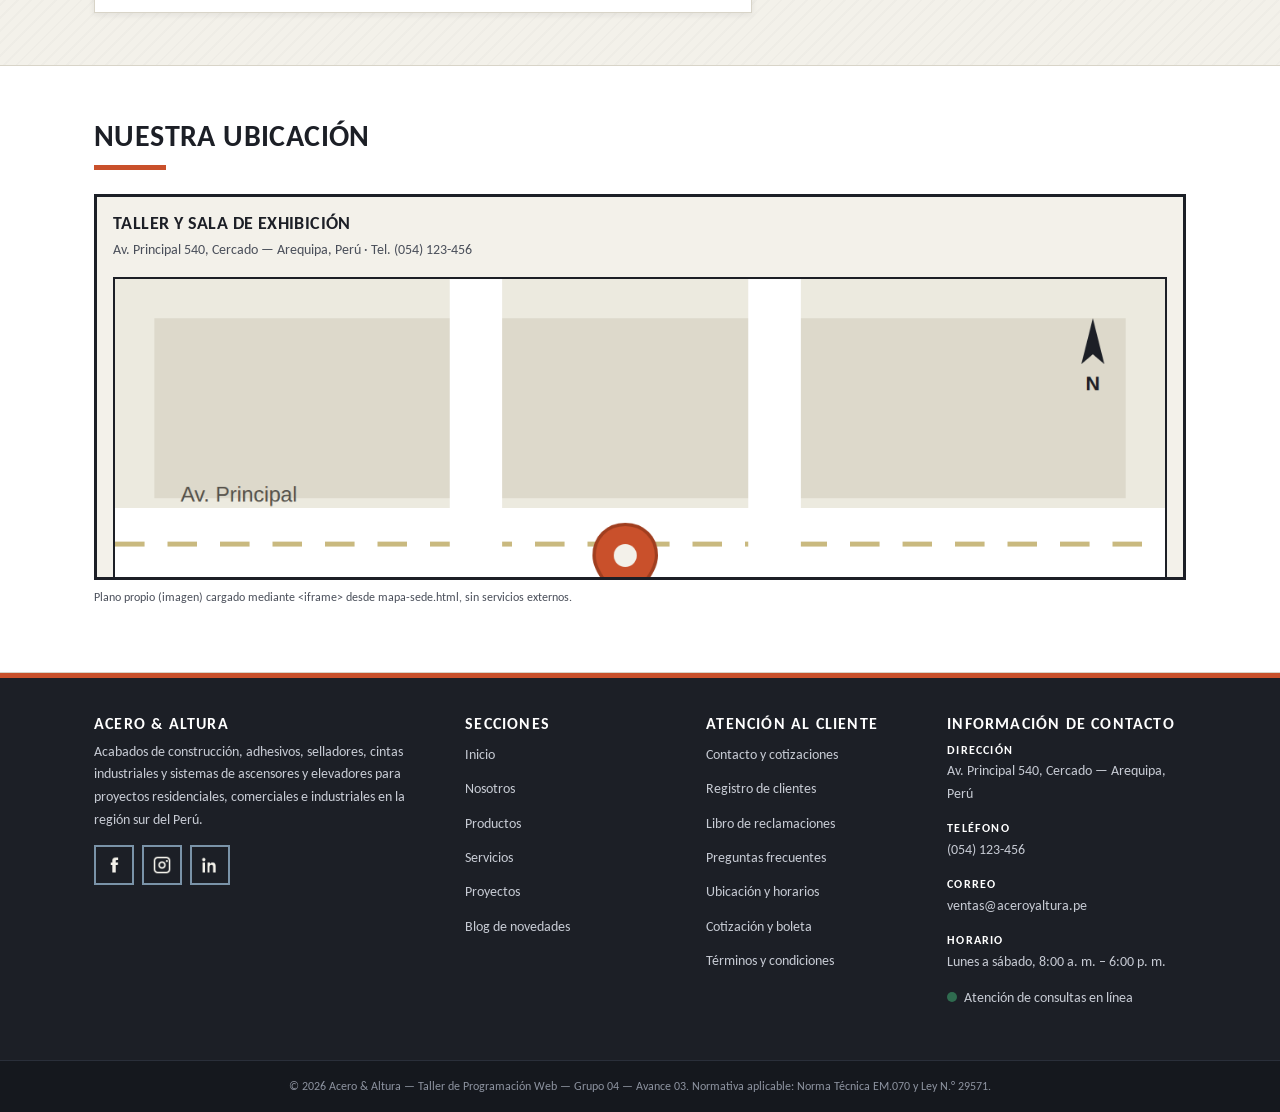
<file: ENTREGA AVANCE DE PROYECTO 03/public_html/HTML/Contacto.html>
<!DOCTYPE html>
<html lang="es">
<head>
  <!-- Metadatos básicos del documento -->
  <meta charset="UTF-8">
  <meta name="viewport" content="width=device-width, initial-scale=1.0">
  <meta http-equiv="X-UA-Compatible" content="IE=edge">
  <meta name="description" content="Formulario de consulta comercial, teléfonos, correo y ubicación de Acero y Altura en Arequipa.">
  <meta name="keywords" content="contacto, cotizacion, telefono, correo, ubicacion, Arequipa, acabados, ascensores">
  <meta name="author" content="Grupo 04 - Taller de Programación Web - UTP">
  <meta name="robots" content="index, follow">
  <meta name="theme-color" content="#c9502b">
  <title>Acero &amp; Altura | Contacto</title>

  <!-- Icono (imagen PNG) propio y hojas de estilo externas -->
  <link rel="icon" type="image/png" href="imagenes/favicon.png">
  <!-- Hoja de estilos única (dividida en bloques) -->
  <link rel="stylesheet" href="CSS/estilos.css">
</head>
<body>

  <!-- Enlace de salto para accesibilidad -->
  <a class="salto-contenido" href="#contenido-principal">Saltar al contenido principal</a>

  <!-- Barra de avisos con texto deslizante -->
  <div class="barra-aviso">
    <marquee behavior="scroll" direction="left" scrollamount="6">
      <strong>Aviso:</strong> nuevo stock de adhesivos y selladores de alto rendimiento &mdash;
      Mantenimiento preventivo de ascensores con 15 % de descuento este mes &mdash;
      Atención de cotizaciones de lunes a sábado, de 8:00 a. m. a 6:00 p. m.
    </marquee>
  </div>

  <!-- Encabezado: logotipo, control del menú móvil y menú de navegación -->
  <header class="encabezado">
    <div class="contenedor">

      <a href="index.html" class="logo">
        <img class="logo-imagen" src="imagenes/logo.png" alt="Logotipo de Acero &amp; Altura">
        <span class="logo-texto">Acero &amp; Altura
          <span>Acabados &middot; Adhesivos &middot; Elevadores</span>
        </span>
      </a>

      <input type="checkbox" id="control-menu" class="control-menu">
      <label for="control-menu" class="boton-menu" title="Abrir o cerrar el menú de navegación">
        <span></span>
      </label>

      <nav class="nav-principal" aria-label="Menú principal">
        <ul>
          <li><a href="index.html">Inicio</a></li>
          <li><a href="nosotros.html">Nosotros</a></li>
          <li><a href="productos.html">Productos</a></li>
          <li><a href="servicios.html">Servicios</a></li>
          <li><a href="proyectos.html">Proyectos</a></li>
          <li><a href="blog.html">Blog</a></li>
          <li><a href="Contacto.html" class="activo">Contacto</a></li>
          <li class="tiene-submenu">
            <a href="Registro.html">Más</a>
            <ul class="submenu">
              <li><a href="Registro.html">Registro de clientes</a></li>
              <li><a href="reclamos.html">Libro de reclamaciones</a></li>
              <li><a href="preguntas.html">Preguntas frecuentes</a></li>
              <li><a href="ubicacion.html">Ubicación y horarios</a></li>
                          <li><a href="cotizacion.html">Cotización y boleta</a></li>
              <li><a href="terminos.html">Términos y condiciones</a></li>
            </ul>
          </li>
        </ul>
      </nav>

    </div>
  </header>

  <main id="contenido-principal">

    <!-- Cabecera de la página con ruta de navegación -->
    <section class="cabecera-pagina">
      <div class="contenedor">
        <p class="ruta-navegacion"><a href="index.html">Inicio</a> &rsaquo; Contacto</p>
        <h1>Contacto</h1>
        <p>Póngase en contacto con nuestro equipo comercial y técnico. Respondemos las cotizaciones en menos de 48 horas.</p>
      </div>
    </section>

    <section class="seccion">
      <div class="contenedor rejilla-formulario">

        <!-- FORMULARIO DE CONSULTA COMERCIAL -->
        <form class="formulario" action="#" method="post" name="formularioContacto">

          <fieldset>
            <legend>Datos de contacto</legend>

            <div class="campo">
              <label for="nombre">Nombre completo <span class="obligatorio">*</span></label>
              <input type="text" id="nombre" name="nombre" placeholder="Ej. María Torres"
                     maxlength="80" required>
            </div>

            <div class="campo campo-doble">
              <div>
                <label for="correo">Correo electrónico <span class="obligatorio">*</span></label>
                <input type="email" id="correo" name="correo" placeholder="nombre@correo.com" required>
                <small class="ayuda-campo">El navegador valida el formato del correo.</small>
              </div>
              <div>
                <label for="telefono">Teléfono / WhatsApp <span class="obligatorio">*</span></label>
                <input type="tel" id="telefono" name="telefono" placeholder="9XXXXXXXX"
                       pattern="[0-9]{6,12}" required>
                <small class="ayuda-campo">Solo números, entre 6 y 12 dígitos.</small>
              </div>
            </div>

            <div class="campo">
              <label for="empresa">Empresa o constructora</label>
              <input type="text" id="empresa" name="empresa" placeholder="Opcional">
            </div>
          </fieldset>

          <fieldset>
            <legend>Detalle de la consulta</legend>

            <div class="campo campo-doble">
              <div>
                <label for="motivo">Motivo de la consulta <span class="obligatorio">*</span></label>
                <select id="motivo" name="motivo" required>
                  <option value="">-- Seleccione una opción --</option>
                  <option value="acabados">Acabados de construcción</option>
                  <option value="adhesivos">Adhesivos y morteros</option>
                  <option value="selladores">Selladores y cintas</option>
                  <option value="instalacion">Instalación de ascensor</option>
                  <option value="mantenimiento">Mantenimiento de ascensor</option>
                  <option value="otro">Otro</option>
                </select>
              </div>
              <div>
                <label for="fecha">Fecha estimada de inicio</label>
                <input type="date" id="fecha" name="fecha">
              </div>
            </div>

            <div class="grupo-opciones">
              <span>Medio de respuesta preferido</span>
              <div class="opcion">
                <input type="radio" id="via-correo" name="via" value="correo" checked>
                <label for="via-correo">Correo electrónico</label>
              </div>
              <div class="opcion">
                <input type="radio" id="via-telefono" name="via" value="telefono">
                <label for="via-telefono">Llamada telefónica</label>
              </div>
              <div class="opcion">
                <input type="radio" id="via-whatsapp" name="via" value="whatsapp">
                <label for="via-whatsapp">WhatsApp</label>
              </div>
            </div>

            <div class="campo">
              <label for="mensaje">Cuéntenos sobre el proyecto <span class="obligatorio">*</span></label>
              <textarea id="mensaje" name="mensaje" rows="6"
                        placeholder="Ubicación, metrado, número de pisos, fecha estimada, etc."
                        required></textarea>
            </div>

            <div class="campo-check">
              <input type="checkbox" id="politica" name="politica" required>
              <label for="politica">Acepto la política de tratamiento de datos personales
                 y autorizo el contacto comercial. <span class="obligatorio">*</span></label>
            </div>

            <div class="campo-check">
              <input type="checkbox" id="boletin" name="boletin">
              <label for="boletin">Deseo recibir novedades técnicas y promociones mensuales.</label>
            </div>
          </fieldset>

          <div class="acciones-formulario">
            <button type="submit" class="boton boton-acento">Enviar consulta</button>
            <button type="reset" class="boton">Limpiar formulario</button>
          </div>

          <p class="aviso-legal">Los campos marcados con <span class="obligatorio">*</span> son
             obligatorios. En esta entrega el formulario no cuenta con procesamiento del lado del
             servidor: la validación se resuelve con los tipos de campo y atributos de HTML5.</p>
        </form>

        <!-- PANEL LATERAL CON MEDIOS DE CONTACTO -->
        <aside class="barra-lateral">
          <div class="panel-lateral">
            <h3>Otros medios de contacto</h3>
            <ul>
              <li><span class="dato-tecnico">Teléfono</span><br>(054) 123-456</li>
              <li><span class="dato-tecnico">WhatsApp</span><br>967-654-321</li>
              <li><span class="dato-tecnico">Correo</span><br>ventas@aceroyaltura.pe</li>
              <li><span class="dato-tecnico">Dirección</span><br>Av. Principal 540, Cercado &mdash; Arequipa</li>
              <li><span class="punto-estado"></span> Lunes a sábado, 8:00 a. m. &ndash; 6:00 p. m.</li>
            </ul>
          </div>

          <div class="caja-lateral">
            <h3>Antes de escribirnos</h3>
            <ul>
              <li><a href="preguntas.html">Revise las preguntas frecuentes</a></li>
              <li><a href="productos.html">Consulte precios referenciales</a></li>
              <li><a href="servicios.html">Compare los planes de mantenimiento</a></li>
            </ul>
          </div>

          <div class="caja-lateral">
            <h3>¿Un reclamo?</h3>
            <p>Atendemos los reclamos por el canal formal del libro de reclamaciones.</p>
            <a class="boton boton-bloque" href="reclamos.html">Ir al libro</a>
          </div>
        </aside>

      </div>
    </section>

    <!-- UBICACIÓN EMBEBIDA -->
    <section class="seccion fondo-alterno">
      <div class="contenedor">
        <h2 class="titulo-seccion">Nuestra ubicación</h2>
        <div class="marco-iframe">
          <iframe src="mapa-sede.html" title="Plano de ubicación del taller y sala de exhibición"
                  loading="lazy"></iframe>
        </div>
        <p class="pie-recurso">Plano propio (imagen) cargado mediante &lt;iframe&gt; desde
           mapa-sede.html, sin servicios externos.</p>
      </div>
    </section>
  </main>

  <!-- Pie de página -->
  <footer class="pie-pagina">
    <div class="contenedor">

      <div>
        <h4>Acero &amp; Altura</h4>
        <p>Acabados de construcción, adhesivos, selladores, cintas industriales y sistemas
           de ascensores y elevadores para proyectos residenciales, comerciales e industriales
           en la región sur del Perú.</p>
        <ul class="redes-sociales">
          <li><a class="boton-red" href="https://www.facebook.com" target="_blank" rel="noopener"
                 title="Facebook de Acero y Altura (enlace externo)"><span class="icono-red"><img class="icono-claro" src="imagenes/red-facebook-claro.png" alt=""><img class="icono-blanco" src="imagenes/red-facebook-blanco.png" alt=""></span><span class="salto-contenido">Facebook</span></a></li>
          <li><a class="boton-red" href="https://www.instagram.com" target="_blank" rel="noopener"
                 title="Instagram de Acero y Altura (enlace externo)"><span class="icono-red"><img class="icono-claro" src="imagenes/red-instagram-claro.png" alt=""><img class="icono-blanco" src="imagenes/red-instagram-blanco.png" alt=""></span><span class="salto-contenido">Instagram</span></a></li>
          <li><a class="boton-red" href="https://www.linkedin.com" target="_blank" rel="noopener"
                 title="LinkedIn de Acero y Altura (enlace externo)"><span class="icono-red"><img class="icono-claro" src="imagenes/red-linkedin-claro.png" alt=""><img class="icono-blanco" src="imagenes/red-linkedin-blanco.png" alt=""></span><span class="salto-contenido">LinkedIn</span></a></li>
        </ul>
      </div>

      <div>
        <h4>Secciones</h4>
        <ul>
          <li><a href="index.html">Inicio</a></li>
          <li><a href="nosotros.html">Nosotros</a></li>
          <li><a href="productos.html">Productos</a></li>
          <li><a href="servicios.html">Servicios</a></li>
          <li><a href="proyectos.html">Proyectos</a></li>
          <li><a href="blog.html">Blog de novedades</a></li>
        </ul>
      </div>

      <div>
        <h4>Atención al cliente</h4>
        <ul>
          <li><a href="Contacto.html">Contacto y cotizaciones</a></li>
          <li><a href="Registro.html">Registro de clientes</a></li>
          <li><a href="reclamos.html">Libro de reclamaciones</a></li>
          <li><a href="preguntas.html">Preguntas frecuentes</a></li>
          <li><a href="ubicacion.html">Ubicación y horarios</a></li>
                  <li><a href="cotizacion.html">Cotización y boleta</a></li>
          <li><a href="terminos.html">Términos y condiciones</a></li>
        </ul>
      </div>

      <div class="contacto-pie">
        <h4>Información de contacto</h4>
        <p><b>Dirección</b> Av. Principal 540, Cercado &mdash; Arequipa, Perú</p>
        <p><b>Teléfono</b> (054) 123-456</p>
        <p><b>Correo</b> ventas@aceroyaltura.pe</p>
        <p><b>Horario</b> Lunes a sábado, 8:00 a. m. &ndash; 6:00 p. m.</p>
        <p><span class="punto-estado"></span> Atención de consultas en línea</p>
      </div>

    </div>

    <div class="franja-legal">
      &copy; 2026 Acero &amp; Altura &mdash; Taller de Programación Web &mdash; Grupo 04 &mdash; Avance 03.
      Normativa aplicable:
      Norma Técnica EM.070 y
      Ley N.&deg; 29571.
    </div>
  </footer>

  <script src="js/app.js"></script>

</body>
</html>
</file>
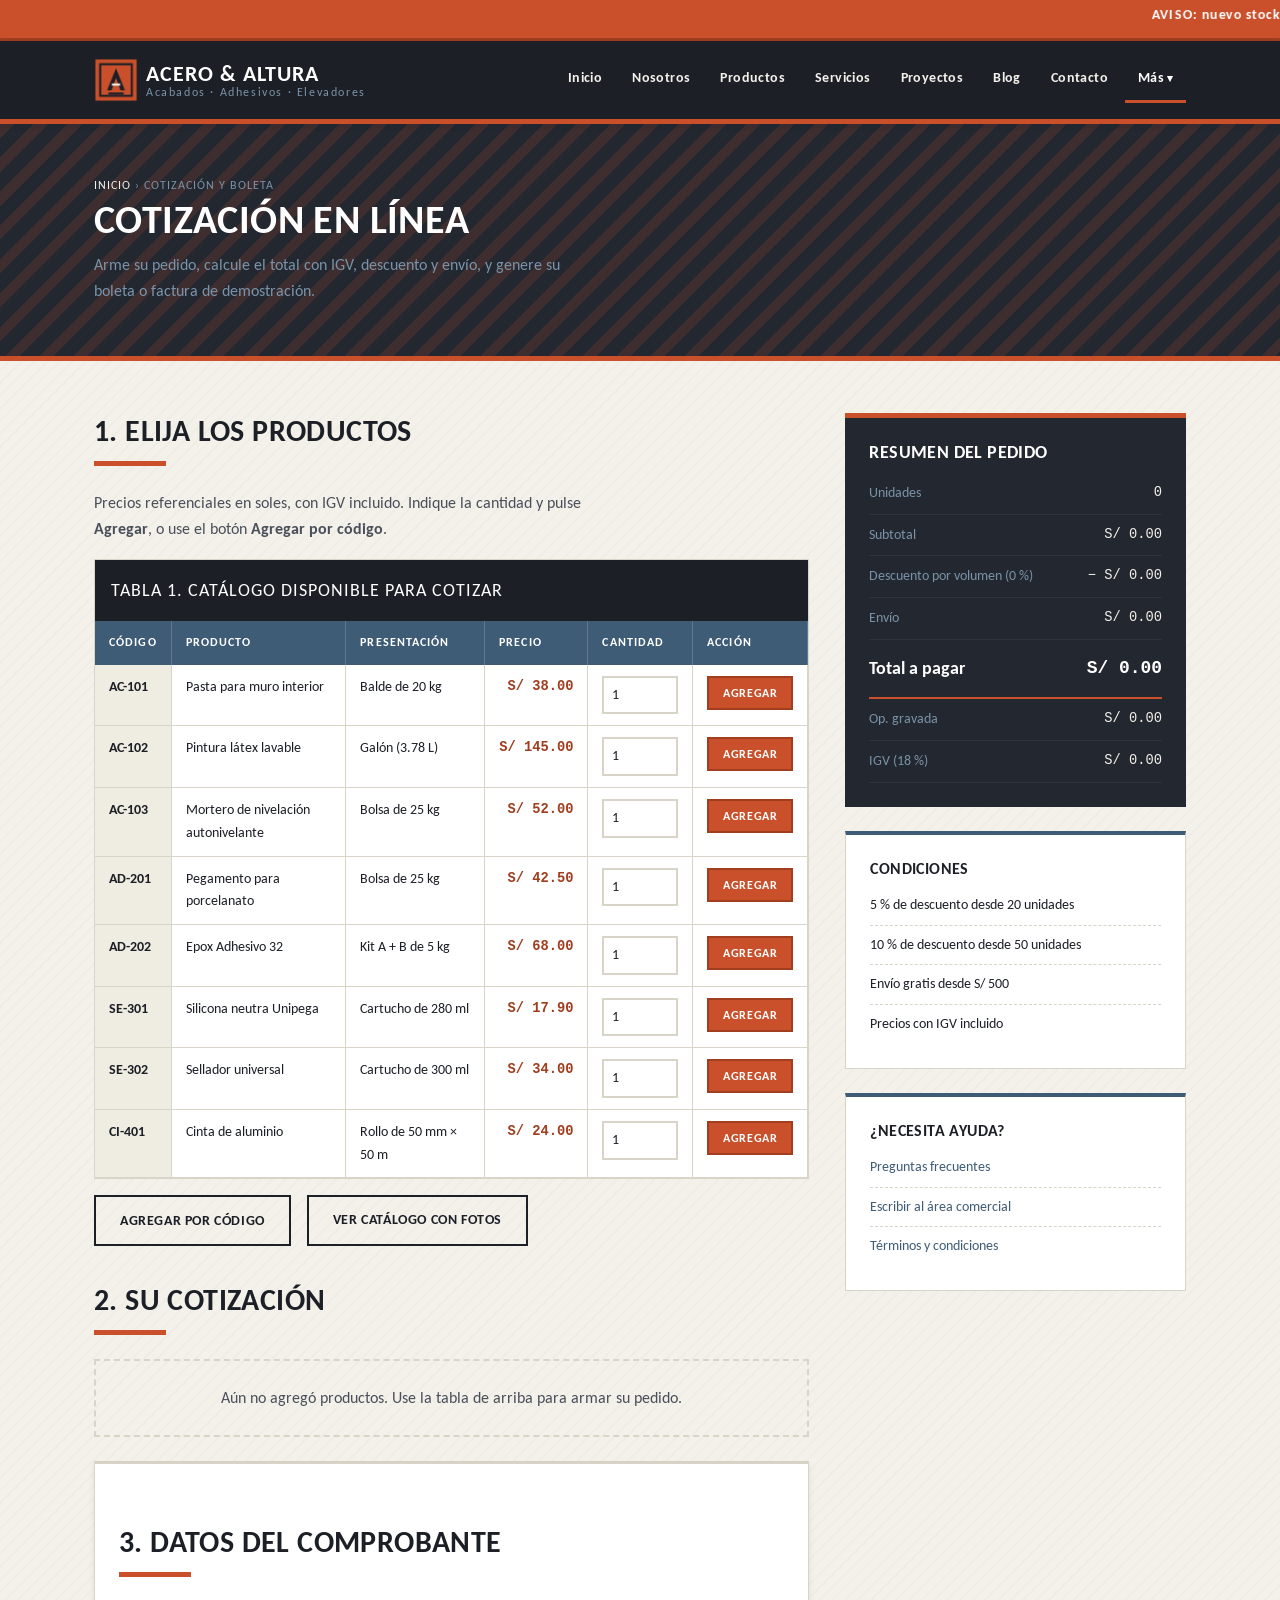
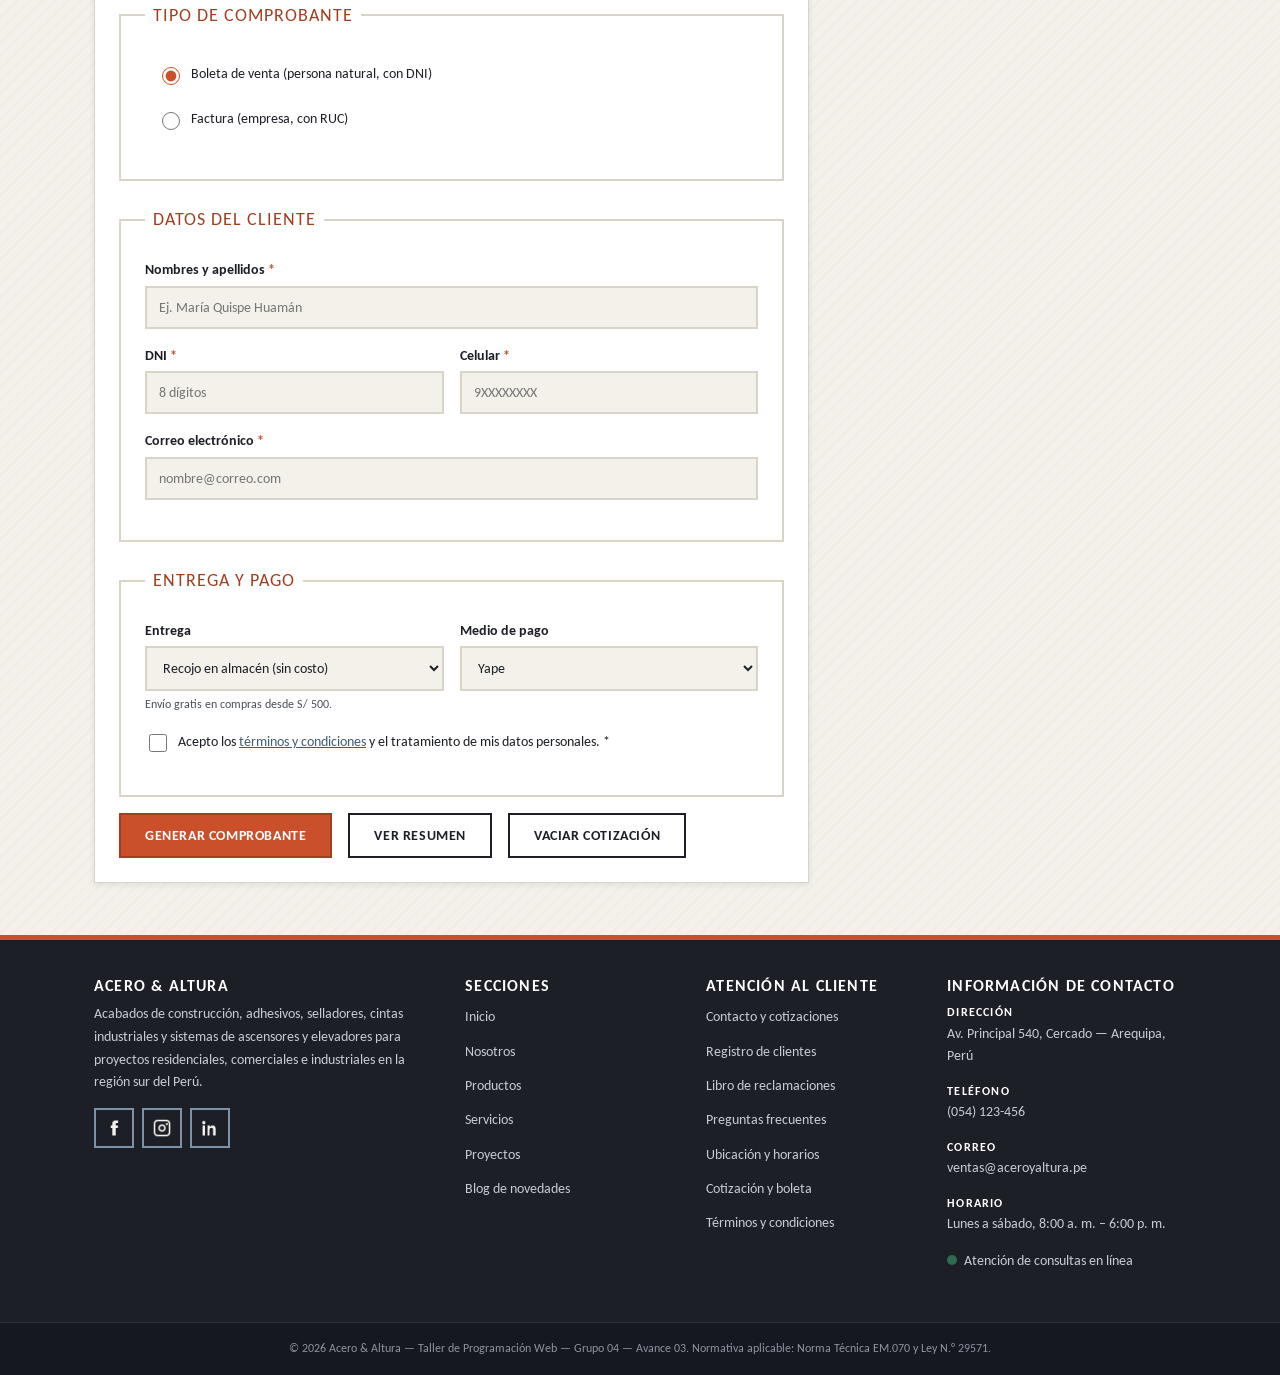
<file: ENTREGA AVANCE DE PROYECTO 03/public_html/HTML/cotizacion.html>
<!DOCTYPE html>
<html lang="es">
<head>
  <!-- Metadatos básicos del documento -->
  <meta charset="UTF-8">
  <meta name="viewport" content="width=device-width, initial-scale=1.0">
  <meta http-equiv="X-UA-Compatible" content="IE=edge">
  <meta name="description" content="Cotice materiales de construcción en línea: calcule el total con IGV, descuento por volumen y envío, y genere su boleta o factura de demostración.">
  <meta name="keywords" content="cotizacion, boleta, factura, carrito, materiales de construccion, Arequipa">
  <meta name="author" content="Grupo 04 - Taller de Programación Web - UTP">
  <meta name="robots" content="index, follow">
  <meta name="theme-color" content="#c9502b">
  <title>Acero &amp; Altura | Cotización en línea</title>

  <!-- Icono (imagen PNG) propio y hojas de estilo externas -->
  <link rel="icon" type="image/png" href="imagenes/favicon.png">
  <!-- Hoja de estilos única (dividida en bloques) -->
  <link rel="stylesheet" href="CSS/estilos.css">
</head>
<body data-pagina="cotizacion">

  <!-- Enlace de salto para accesibilidad -->
  <a class="salto-contenido" href="#contenido-principal">Saltar al contenido principal</a>

  <!-- Barra de avisos con texto deslizante -->
  <div class="barra-aviso">
    <marquee behavior="scroll" direction="left" scrollamount="6">
      <strong>Aviso:</strong> nuevo stock de adhesivos y selladores de alto rendimiento &mdash;
      Mantenimiento preventivo de ascensores con 15 % de descuento este mes &mdash;
      Atención de cotizaciones de lunes a sábado, de 8:00 a. m. a 6:00 p. m.
    </marquee>
  </div>

  <!-- Encabezado: logotipo, control del menú móvil y menú de navegación -->
  <header class="encabezado">
    <div class="contenedor">

      <a href="index.html" class="logo">
        <img class="logo-imagen" src="imagenes/logo.png" alt="Logotipo de Acero &amp; Altura">
        <span class="logo-texto">Acero &amp; Altura
          <span>Acabados &middot; Adhesivos &middot; Elevadores</span>
        </span>
      </a>

      <input type="checkbox" id="control-menu" class="control-menu">
      <label for="control-menu" class="boton-menu" title="Abrir o cerrar el menú de navegación">
        <span></span>
      </label>

      <nav class="nav-principal" aria-label="Menú principal">
        <ul>
          <li><a href="index.html">Inicio</a></li>
          <li><a href="nosotros.html">Nosotros</a></li>
          <li><a href="productos.html">Productos</a></li>
          <li><a href="servicios.html">Servicios</a></li>
          <li><a href="proyectos.html">Proyectos</a></li>
          <li><a href="blog.html">Blog</a></li>
          <li><a href="Contacto.html">Contacto</a></li>
          <li class="tiene-submenu">
            <a href="Registro.html" class="activo">Más</a>
            <ul class="submenu">
              <li><a href="Registro.html">Registro de clientes</a></li>
              <li><a href="reclamos.html">Libro de reclamaciones</a></li>
              <li><a href="preguntas.html">Preguntas frecuentes</a></li>
              <li><a href="ubicacion.html">Ubicación y horarios</a></li>
                          <li><a href="cotizacion.html" class="activo">Cotización y boleta</a></li>
              <li><a href="terminos.html">Términos y condiciones</a></li>
            </ul>
          </li>
        </ul>
      </nav>

    </div>
  </header>

  <main id="contenido-principal">

    <!-- Cabecera de la página con ruta de navegación -->
    <section class="cabecera-pagina">
      <div class="contenedor">
        <p class="ruta-navegacion"><a href="index.html">Inicio</a> &rsaquo; Cotización y boleta</p>
        <h1>Cotización en línea</h1>
        <p>Arme su pedido, calcule el total con IGV, descuento y envío, y genere su boleta o factura de demostración.</p>
      </div>
    </section>

    <section class="seccion">
      <div class="contenedor rejilla-contenido-lateral">

        <div>
          <h2 class="titulo-seccion">1. Elija los productos</h2>
          <p class="texto-guia">Precios referenciales en soles, con IGV incluido. Indique la cantidad y
             pulse <b>Agregar</b>, o use el botón <b>Agregar por código</b>.</p>

          <div class="envoltorio-tabla">
            <table class="tabla-datos">
              <caption>Tabla 1. Catálogo disponible para cotizar</caption>
              <thead>
                <tr>
                  <th scope="col">Código</th>
                  <th scope="col">Producto</th>
                  <th scope="col">Presentación</th>
                  <th scope="col">Precio</th>
                  <th scope="col">Cantidad</th>
                  <th scope="col">Acción</th>
                </tr>
              </thead>
              <tbody id="cuerpo-catalogo"></tbody>
            </table>
          </div>

          <div class="acciones-formulario separado">
            <button type="button" class="boton" id="boton-agregar-codigo">Agregar por código</button>
            <a href="productos.html" class="boton">Ver catálogo con fotos</a>
          </div>

          <h2 class="titulo-seccion">2. Su cotización</h2>

          <p class="mensaje-vacio" id="mensaje-vacio">Aún no agregó productos. Use la tabla de arriba para armar su pedido.</p>
          <div class="envoltorio-tabla">
            <table class="tabla-datos" id="tabla-carrito" hidden>
              <caption>Tabla 2. Productos seleccionados</caption>
              <thead>
                <tr>
                  <th scope="col">Código</th>
                  <th scope="col">Producto</th>
                  <th scope="col">P. unitario</th>
                  <th scope="col">Cantidad</th>
                  <th scope="col">Subtotal</th>
                  <th scope="col">Quitar</th>
                </tr>
              </thead>
              <tbody id="cuerpo-carrito"></tbody>
              <tfoot>
                <tr>
                  <th scope="row" colspan="4">Subtotal (con IGV)</th>
                  <td class="celda-precio" id="pie-subtotal">S/ 0.00</td>
                  <td></td>
                </tr>
              </tfoot>
            </table>
          </div>

          <form class="formulario" id="formulario-comprobante" action="#" method="post" novalidate>
            <h2 class="titulo-seccion">3. Datos del comprobante</h2>

            <fieldset>
              <legend>Tipo de comprobante</legend>
              <div class="grupo-opciones">
                <div class="opcion">
                  <input type="radio" id="tipo-boleta" name="tipoComprobante" value="boleta" checked>
                  <label for="tipo-boleta">Boleta de venta (persona natural, con DNI)</label>
                </div>
                <div class="opcion">
                  <input type="radio" id="tipo-factura" name="tipoComprobante" value="factura">
                  <label for="tipo-factura">Factura (empresa, con RUC)</label>
                </div>
              </div>
            </fieldset>

            <fieldset>
              <legend>Datos del cliente</legend>

              <div class="campo">
                <label for="nombre-cliente"><span id="texto-nombre">Nombres y apellidos</span> <span class="obligatorio">*</span></label>
                <input type="text" id="nombre-cliente" name="nombre" maxlength="120" placeholder="Ej. María Quispe Huamán" autocomplete="name">
              </div>

              <div class="campo campo-doble">
                <div>
                  <label for="documento-cliente"><span id="texto-documento">DNI</span> <span class="obligatorio">*</span></label>
                  <input type="text" id="documento-cliente" name="documento" inputmode="numeric" maxlength="8" placeholder="8 dígitos">
                </div>
                <div>
                  <label for="telefono-cliente">Celular <span class="obligatorio">*</span></label>
                  <input type="tel" id="telefono-cliente" name="telefono" inputmode="numeric" maxlength="9" placeholder="9XXXXXXXX" autocomplete="tel">
                </div>
              </div>

              <div class="campo">
                <label for="correo-cliente">Correo electrónico <span class="obligatorio">*</span></label>
                <input type="email" id="correo-cliente" name="correo" placeholder="nombre@correo.com" autocomplete="email">
              </div>
            </fieldset>

            <fieldset>
              <legend>Entrega y pago</legend>
              <div class="campo campo-doble">
                <div>
                  <label for="distrito">Entrega</label>
                  <select id="distrito" name="distrito"></select>
                  <small class="ayuda-campo">Envío gratis en compras desde S/ 500.</small>
                </div>
                <div>
                  <label for="medio-pago">Medio de pago</label>
                  <select id="medio-pago" name="medioPago"></select>
                </div>
              </div>

              <div class="campo-check">
                <input type="checkbox" id="acepta-terminos" name="aceptaTerminos">
                <label for="acepta-terminos">Acepto los <a href="terminos.html" target="_blank" rel="noopener">términos y condiciones</a>
                   y el tratamiento de mis datos personales. <span class="obligatorio">*</span></label>
              </div>
            </fieldset>

            <div class="errores-formulario" id="errores-formulario" role="alert" hidden></div>

            <div class="acciones-formulario">
              <button type="submit" class="boton boton-acento">Generar comprobante</button>
              <button type="button" class="boton" id="boton-ver-resumen">Ver resumen</button>
              <button type="button" class="boton" id="boton-vaciar">Vaciar cotización</button>
            </div>
          </form>
        </div>

        <aside class="barra-lateral">
          <div class="panel-lateral resumen-cotizacion">
            <h3>Resumen del pedido</h3>
            <dl class="resumen-lista">
              <div><dt>Unidades</dt><dd id="res-unidades">0</dd></div>
              <div><dt>Subtotal</dt><dd id="res-subtotal">S/ 0.00</dd></div>
              <div><dt id="res-etiqueta-descuento">Descuento por volumen (0 %)</dt><dd id="res-descuento">− S/ 0.00</dd></div>
              <div><dt>Envío</dt><dd id="res-envio">S/ 0.00</dd></div>
              <div class="total"><dt>Total a pagar</dt><dd id="res-total">S/ 0.00</dd></div>
              <div><dt>Op. gravada</dt><dd id="res-gravada">S/ 0.00</dd></div>
              <div><dt>IGV (18 %)</dt><dd id="res-igv">S/ 0.00</dd></div>
            </dl>
          </div>

          <div class="caja-lateral">
            <h3>Condiciones</h3>
            <ul>
              <li>5 % de descuento desde 20 unidades</li>
              <li>10 % de descuento desde 50 unidades</li>
              <li>Envío gratis desde S/ 500</li>
              <li>Precios con IGV incluido</li>
            </ul>
          </div>

          <div class="caja-lateral">
            <h3>¿Necesita ayuda?</h3>
            <ul>
              <li><a href="preguntas.html">Preguntas frecuentes</a></li>
              <li><a href="Contacto.html">Escribir al área comercial</a></li>
              <li><a href="terminos.html">Términos y condiciones</a></li>
            </ul>
          </div>
        </aside>

      </div>
    </section>

  </main>

  <!-- Pie de página -->
  <footer class="pie-pagina">
    <div class="contenedor">

      <div>
        <h4>Acero &amp; Altura</h4>
        <p>Acabados de construcción, adhesivos, selladores, cintas industriales y sistemas
           de ascensores y elevadores para proyectos residenciales, comerciales e industriales
           en la región sur del Perú.</p>
        <ul class="redes-sociales">
          <li><a class="boton-red" href="https://www.facebook.com" target="_blank" rel="noopener"
                 title="Facebook de Acero y Altura (enlace externo)"><span class="icono-red"><img class="icono-claro" src="imagenes/red-facebook-claro.png" alt=""><img class="icono-blanco" src="imagenes/red-facebook-blanco.png" alt=""></span><span class="salto-contenido">Facebook</span></a></li>
          <li><a class="boton-red" href="https://www.instagram.com" target="_blank" rel="noopener"
                 title="Instagram de Acero y Altura (enlace externo)"><span class="icono-red"><img class="icono-claro" src="imagenes/red-instagram-claro.png" alt=""><img class="icono-blanco" src="imagenes/red-instagram-blanco.png" alt=""></span><span class="salto-contenido">Instagram</span></a></li>
          <li><a class="boton-red" href="https://www.linkedin.com" target="_blank" rel="noopener"
                 title="LinkedIn de Acero y Altura (enlace externo)"><span class="icono-red"><img class="icono-claro" src="imagenes/red-linkedin-claro.png" alt=""><img class="icono-blanco" src="imagenes/red-linkedin-blanco.png" alt=""></span><span class="salto-contenido">LinkedIn</span></a></li>
        </ul>
      </div>

      <div>
        <h4>Secciones</h4>
        <ul>
          <li><a href="index.html">Inicio</a></li>
          <li><a href="nosotros.html">Nosotros</a></li>
          <li><a href="productos.html">Productos</a></li>
          <li><a href="servicios.html">Servicios</a></li>
          <li><a href="proyectos.html">Proyectos</a></li>
          <li><a href="blog.html">Blog de novedades</a></li>
        </ul>
      </div>

      <div>
        <h4>Atención al cliente</h4>
        <ul>
          <li><a href="Contacto.html">Contacto y cotizaciones</a></li>
          <li><a href="Registro.html">Registro de clientes</a></li>
          <li><a href="reclamos.html">Libro de reclamaciones</a></li>
          <li><a href="preguntas.html">Preguntas frecuentes</a></li>
          <li><a href="ubicacion.html">Ubicación y horarios</a></li>
                  <li><a href="cotizacion.html">Cotización y boleta</a></li>
          <li><a href="terminos.html">Términos y condiciones</a></li>
        </ul>
      </div>

      <div class="contacto-pie">
        <h4>Información de contacto</h4>
        <p><b>Dirección</b> Av. Principal 540, Cercado &mdash; Arequipa, Perú</p>
        <p><b>Teléfono</b> (054) 123-456</p>
        <p><b>Correo</b> ventas@aceroyaltura.pe</p>
        <p><b>Horario</b> Lunes a sábado, 8:00 a. m. &ndash; 6:00 p. m.</p>
        <p><span class="punto-estado"></span> Atención de consultas en línea</p>
      </div>

    </div>

    <div class="franja-legal">
      &copy; 2026 Acero &amp; Altura &mdash; Taller de Programación Web &mdash; Grupo 04 &mdash; Avance 03.
      Normativa aplicable:
      Norma Técnica EM.070 y
      Ley N.&deg; 29571.
    </div>
  </footer>

  <script src="js/app.js"></script>

</body>
</html>
</file>
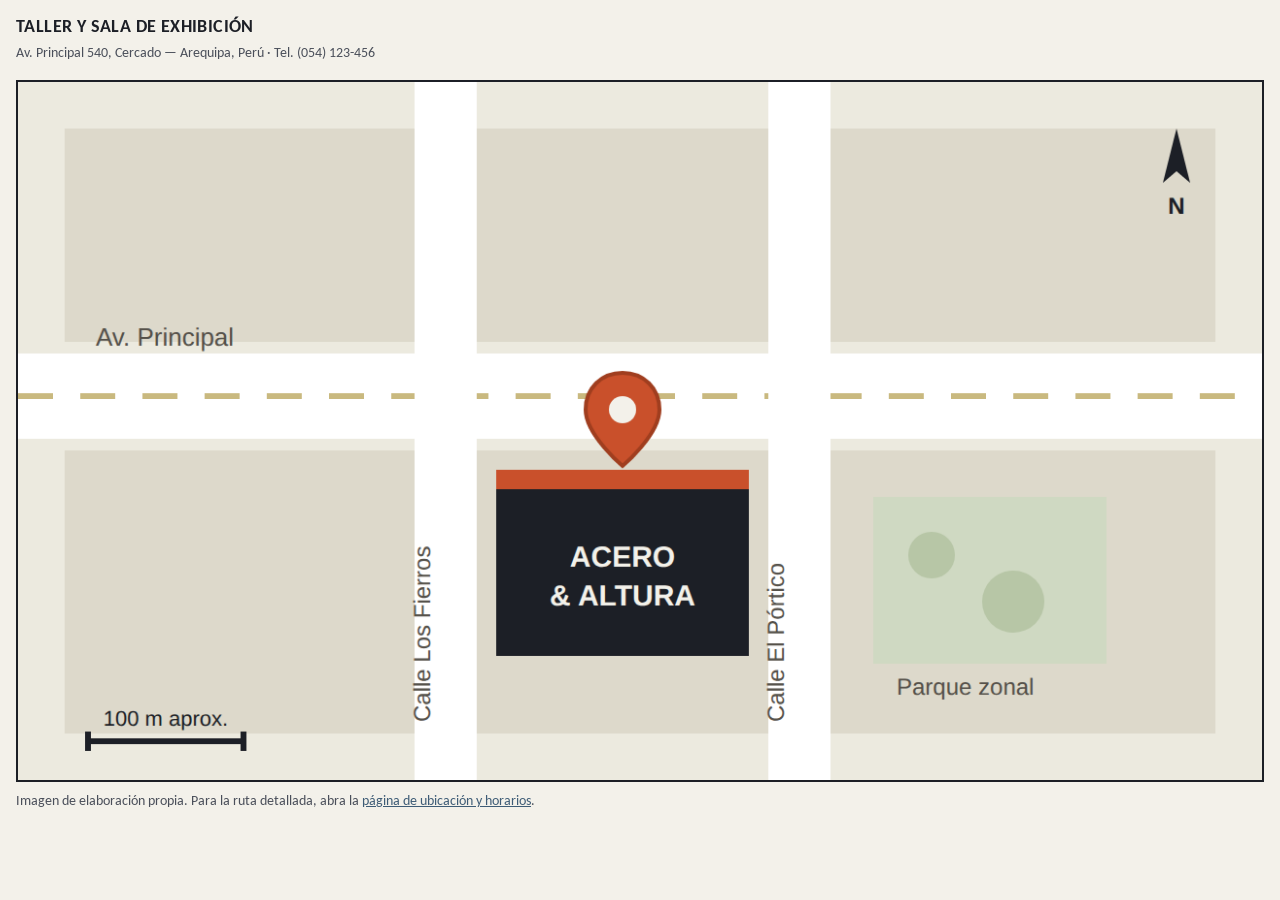
<file: ENTREGA AVANCE DE PROYECTO 03/public_html/HTML/mapa-sede.html>
<!DOCTYPE html>
<html lang="es">
<head>
  <meta charset="UTF-8">
  <meta name="viewport" content="width=device-width, initial-scale=1.0">
  <meta name="description" content="Plano esquemático de ubicación de la sede de Acero y Altura.">
  <meta name="author" content="Grupo 04 - Taller de Programación Web - UTP">
  <meta name="robots" content="noindex, follow">
  <title>Acero &amp; Altura | Plano de la sede</title>
  <link rel="icon" type="image/png" href="imagenes/favicon.png">
  <!-- Hoja de estilos única (dividida en bloques) -->
  <link rel="stylesheet" href="CSS/estilos.css">
</head>
<body class="cuerpo-embebido">

  <!-- Esta página se carga dentro de un <iframe> desde Inicio, Contacto y Ubicación -->
  <div class="panel-embebido">
    <h2>Taller y sala de exhibición</h2>
    <p>Av. Principal 540, Cercado &mdash; Arequipa, Perú &middot; Tel. (054) 123-456</p>

    <img class="plano-sede" src="imagenes/plano-sede.png"
         alt="Plano esquemático: el local se ubica entre la calle Los Fierros y la calle El Pórtico, frente al parque zonal">

    <p class="pie-recurso">Imagen de elaboración propia. Para la ruta detallada,
       abra la <a href="ubicacion.html" target="_top">página de ubicación y horarios</a>.</p>
  </div>

</body>
</html>
</file>
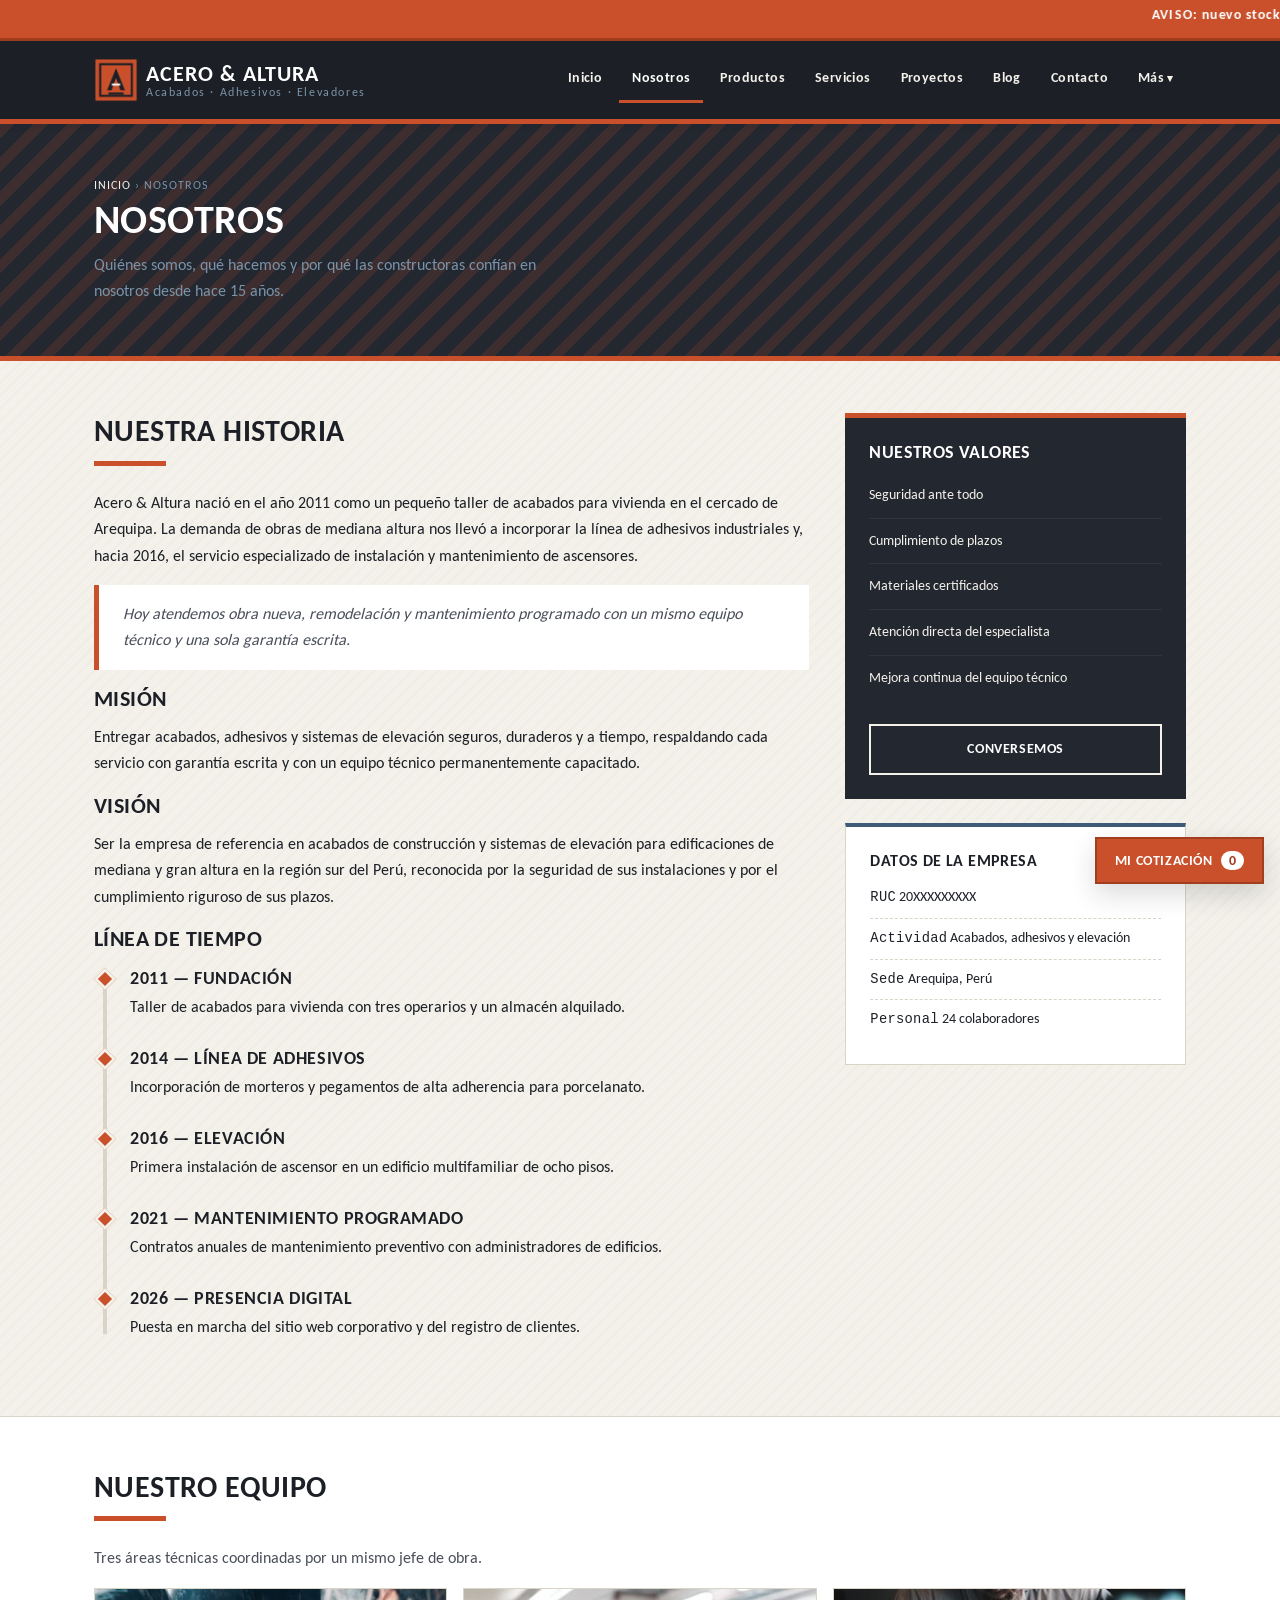
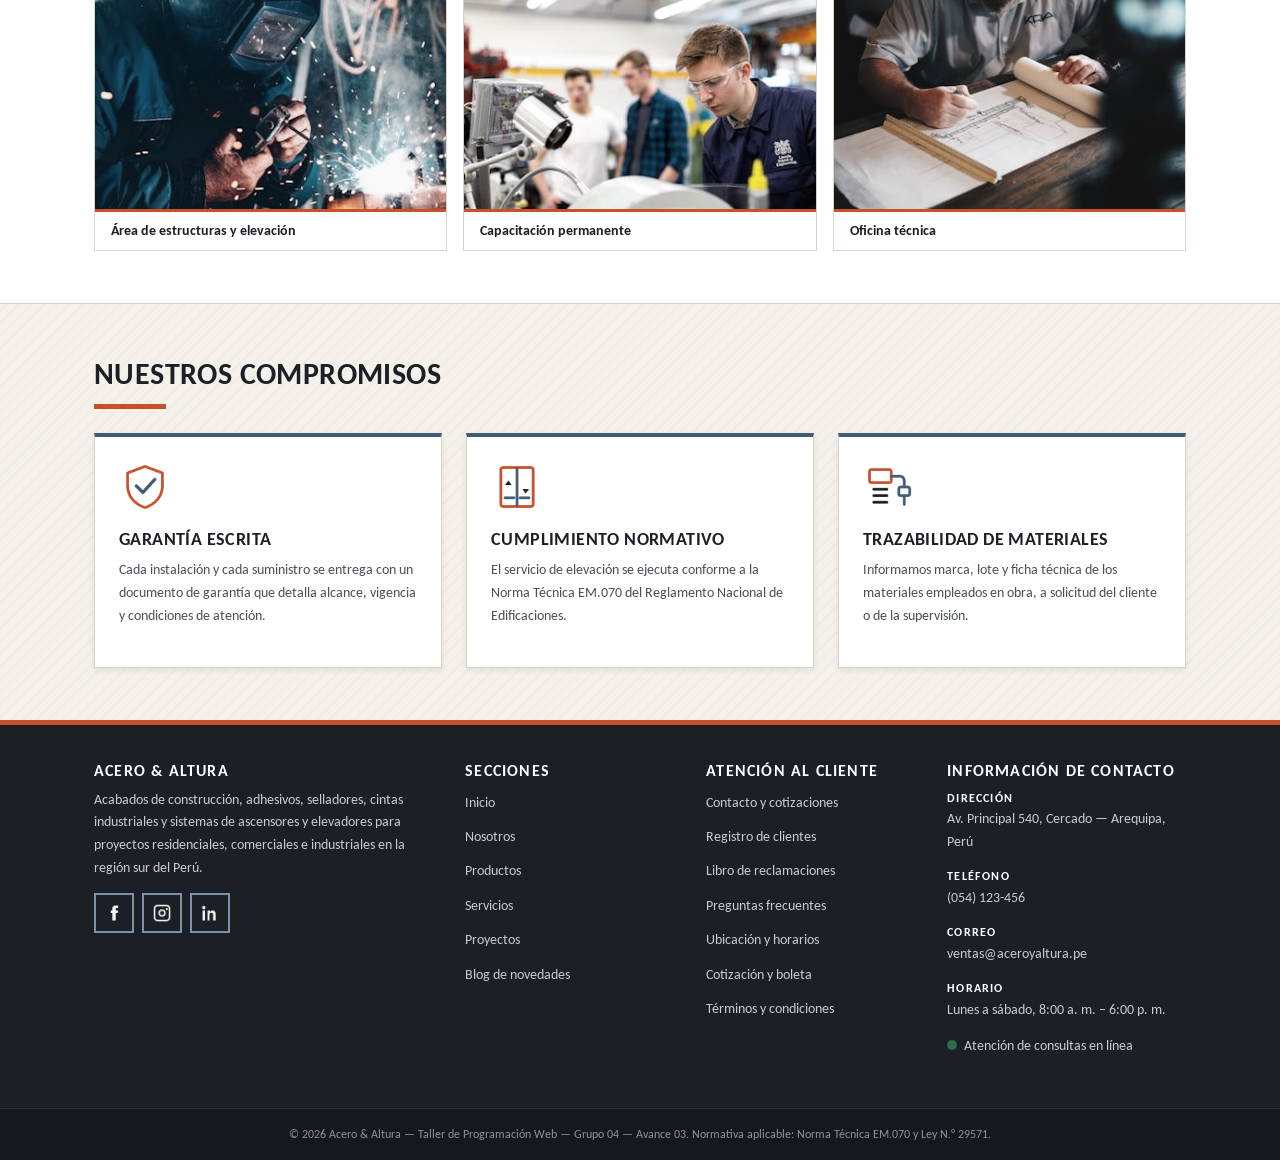
<file: ENTREGA AVANCE DE PROYECTO 03/public_html/HTML/nosotros.html>
<!DOCTYPE html>
<html lang="es">
<head>
  <!-- Metadatos básicos del documento -->
  <meta charset="UTF-8">
  <meta name="viewport" content="width=device-width, initial-scale=1.0">
  <meta http-equiv="X-UA-Compatible" content="IE=edge">
  <meta name="description" content="Historia, misión, visión, valores y equipo técnico de Acero y Altura, empresa de acabados de construcción y sistemas de elevación.">
  <meta name="keywords" content="empresa de acabados, historia, mision, vision, valores, equipo tecnico, Arequipa">
  <meta name="author" content="Grupo 04 - Taller de Programación Web - UTP">
  <meta name="robots" content="index, follow">
  <meta name="theme-color" content="#c9502b">
  <title>Acero &amp; Altura | Nosotros</title>

  <!-- Icono (imagen PNG) propio y hojas de estilo externas -->
  <link rel="icon" type="image/png" href="imagenes/favicon.png">
  <!-- Hoja de estilos única (dividida en bloques) -->
  <link rel="stylesheet" href="CSS/estilos.css">
</head>
<body>

  <!-- Enlace de salto para accesibilidad -->
  <a class="salto-contenido" href="#contenido-principal">Saltar al contenido principal</a>

  <!-- Barra de avisos con texto deslizante -->
  <div class="barra-aviso">
    <marquee behavior="scroll" direction="left" scrollamount="6">
      <strong>Aviso:</strong> nuevo stock de adhesivos y selladores de alto rendimiento &mdash;
      Mantenimiento preventivo de ascensores con 15 % de descuento este mes &mdash;
      Atención de cotizaciones de lunes a sábado, de 8:00 a. m. a 6:00 p. m.
    </marquee>
  </div>

  <!-- Encabezado: logotipo, control del menú móvil y menú de navegación -->
  <header class="encabezado">
    <div class="contenedor">

      <a href="index.html" class="logo">
        <img class="logo-imagen" src="imagenes/logo.png" alt="Logotipo de Acero &amp; Altura">
        <span class="logo-texto">Acero &amp; Altura
          <span>Acabados &middot; Adhesivos &middot; Elevadores</span>
        </span>
      </a>

      <input type="checkbox" id="control-menu" class="control-menu">
      <label for="control-menu" class="boton-menu" title="Abrir o cerrar el menú de navegación">
        <span></span>
      </label>

      <nav class="nav-principal" aria-label="Menú principal">
        <ul>
          <li><a href="index.html">Inicio</a></li>
          <li><a href="nosotros.html" class="activo">Nosotros</a></li>
          <li><a href="productos.html">Productos</a></li>
          <li><a href="servicios.html">Servicios</a></li>
          <li><a href="proyectos.html">Proyectos</a></li>
          <li><a href="blog.html">Blog</a></li>
          <li><a href="Contacto.html">Contacto</a></li>
          <li class="tiene-submenu">
            <a href="Registro.html">Más</a>
            <ul class="submenu">
              <li><a href="Registro.html">Registro de clientes</a></li>
              <li><a href="reclamos.html">Libro de reclamaciones</a></li>
              <li><a href="preguntas.html">Preguntas frecuentes</a></li>
              <li><a href="ubicacion.html">Ubicación y horarios</a></li>
                          <li><a href="cotizacion.html">Cotización y boleta</a></li>
              <li><a href="terminos.html">Términos y condiciones</a></li>
            </ul>
          </li>
        </ul>
      </nav>

    </div>
  </header>

  <main id="contenido-principal">

    <!-- Cabecera de la página con ruta de navegación -->
    <section class="cabecera-pagina">
      <div class="contenedor">
        <p class="ruta-navegacion"><a href="index.html">Inicio</a> &rsaquo; Nosotros</p>
        <h1>Nosotros</h1>
        <p>Quiénes somos, qué hacemos y por qué las constructoras confían en nosotros desde hace 15 años.</p>
      </div>
    </section>

    <!-- HISTORIA, MISIÓN Y VISIÓN + PANEL LATERAL DE VALORES -->
    <section class="seccion">
      <div class="contenedor rejilla-contenido-lateral">

        <div>
          <h2 class="titulo-seccion">Nuestra historia</h2>
          <p>Acero &amp; Altura nació en el año 2011 como un pequeño taller de acabados para
             vivienda en el cercado de Arequipa. La demanda de obras de mediana altura nos llevó
             a incorporar la línea de adhesivos industriales y, hacia 2016, el servicio
             especializado de instalación y mantenimiento de ascensores.</p>

          <blockquote>Hoy atendemos obra nueva, remodelación y mantenimiento programado con un
             mismo equipo técnico y una sola garantía escrita.</blockquote>

          <h3>Misión</h3>
          <p>Entregar acabados, adhesivos y sistemas de elevación seguros, duraderos y a tiempo,
             respaldando cada servicio con garantía escrita y con un equipo técnico
             permanentemente capacitado.</p>

          <h3>Visión</h3>
          <p>Ser la empresa de referencia en acabados de construcción y sistemas de elevación
             para edificaciones de mediana y gran altura en la región sur del Perú, reconocida
             por la seguridad de sus instalaciones y por el cumplimiento riguroso de sus plazos.</p>

          <h3>Línea de tiempo</h3>
          <ul class="linea-tiempo">
            <li><b>2011 &mdash; Fundación</b>
                Taller de acabados para vivienda con tres operarios y un almacén alquilado.</li>
            <li><b>2014 &mdash; Línea de adhesivos</b>
                Incorporación de morteros y pegamentos de alta adherencia para porcelanato.</li>
            <li><b>2016 &mdash; Elevación</b>
                Primera instalación de ascensor en un edificio multifamiliar de ocho pisos.</li>
            <li><b>2021 &mdash; Mantenimiento programado</b>
                Contratos anuales de mantenimiento preventivo con administradores de edificios.</li>
            <li><b>2026 &mdash; Presencia digital</b>
                Puesta en marcha del sitio web corporativo y del registro de clientes.</li>
          </ul>
        </div>

        <!-- BARRA LATERAL -->
        <aside class="barra-lateral">
          <div class="panel-lateral">
            <h3>Nuestros valores</h3>
            <ul>
              <li>Seguridad ante todo</li>
              <li>Cumplimiento de plazos</li>
              <li>Materiales certificados</li>
              <li>Atención directa del especialista</li>
              <li>Mejora continua del equipo técnico</li>
            </ul>
            <div class="grupo-botones">
              <a href="Contacto.html" class="boton boton-claro boton-bloque">Conversemos</a>
            </div>
          </div>

          <div class="caja-lateral">
            <h3>Datos de la empresa</h3>
            <ul>
              <li><span class="dato-tecnico">RUC</span> 20XXXXXXXXX</li>
              <li><span class="dato-tecnico">Actividad</span> Acabados, adhesivos y elevación</li>
              <li><span class="dato-tecnico">Sede</span> Arequipa, Perú</li>
              <li><span class="dato-tecnico">Personal</span> 24 colaboradores</li>
            </ul>
          </div>
        </aside>

      </div>
    </section>

    <!-- EQUIPO -->
    <section class="seccion fondo-alterno">
      <div class="contenedor">
        <h2 class="titulo-seccion">Nuestro equipo</h2>
        <p class="texto-guia">Tres áreas técnicas coordinadas por un mismo jefe de obra.</p>

        <div class="galeria">
          <figure>
            <img src="imagenes/soldadura-380.jpg"
                 srcset="imagenes/soldadura-320.jpg 320w, imagenes/soldadura-380.jpg 380w"
                 sizes="(max-width: 520px) 46vw, (max-width: 760px) 92vw, 32vw"
                 alt="Operario realizando trabajos de soldadura en el taller"
                 width="380" height="253" loading="lazy">
            <figcaption>Área de estructuras y elevación</figcaption>
          </figure>
          <figure>
            <img src="imagenes/taller-380.jpg"
                 srcset="imagenes/taller-320.jpg 320w, imagenes/taller-380.jpg 380w"
                 sizes="(max-width: 520px) 46vw, (max-width: 760px) 92vw, 32vw"
                 alt="Personal técnico durante una jornada de capacitación"
                 width="380" height="253" loading="lazy">
            <figcaption>Capacitación permanente</figcaption>
          </figure>
          <figure>
            <img src="imagenes/planos-420.jpg"
                 srcset="imagenes/planos-320.jpg 320w, imagenes/planos-420.jpg 420w"
                 sizes="(max-width: 520px) 46vw, (max-width: 760px) 92vw, 32vw"
                 alt="Jefe de obra revisando planos y metrados"
                 width="420" height="236" loading="lazy">
            <figcaption>Oficina técnica</figcaption>
          </figure>
        </div>
      </div>
    </section>

    <!-- COMPROMISOS -->
    <section class="seccion">
      <div class="contenedor">
        <h2 class="titulo-seccion">Nuestros compromisos</h2>
        <div class="rejilla-3">
          <article class="tarjeta">
            <img class="icono-tarjeta" src="imagenes/icono-garantia.png" alt="">
            <h3>Garantía escrita</h3>
            <p>Cada instalación y cada suministro se entrega con un documento de garantía
               que detalla alcance, vigencia y condiciones de atención.</p>
          </article>
          <article class="tarjeta">
            <img class="icono-tarjeta" src="imagenes/icono-ascensor.png" alt="">
            <h3>Cumplimiento normativo</h3>
            <p>El servicio de elevación se ejecuta conforme a la Norma Técnica EM.070
               del Reglamento Nacional de Edificaciones.</p>
          </article>
          <article class="tarjeta">
            <img class="icono-tarjeta" src="imagenes/icono-acabados.png" alt="">
            <h3>Trazabilidad de materiales</h3>
            <p>Informamos marca, lote y ficha técnica de los materiales empleados en obra,
               a solicitud del cliente o de la supervisión.</p>
          </article>
        </div>
      </div>
    </section>
  </main>

  <!-- Pie de página -->
  <footer class="pie-pagina">
    <div class="contenedor">

      <div>
        <h4>Acero &amp; Altura</h4>
        <p>Acabados de construcción, adhesivos, selladores, cintas industriales y sistemas
           de ascensores y elevadores para proyectos residenciales, comerciales e industriales
           en la región sur del Perú.</p>
        <ul class="redes-sociales">
          <li><a class="boton-red" href="https://www.facebook.com" target="_blank" rel="noopener"
                 title="Facebook de Acero y Altura (enlace externo)"><span class="icono-red"><img class="icono-claro" src="imagenes/red-facebook-claro.png" alt=""><img class="icono-blanco" src="imagenes/red-facebook-blanco.png" alt=""></span><span class="salto-contenido">Facebook</span></a></li>
          <li><a class="boton-red" href="https://www.instagram.com" target="_blank" rel="noopener"
                 title="Instagram de Acero y Altura (enlace externo)"><span class="icono-red"><img class="icono-claro" src="imagenes/red-instagram-claro.png" alt=""><img class="icono-blanco" src="imagenes/red-instagram-blanco.png" alt=""></span><span class="salto-contenido">Instagram</span></a></li>
          <li><a class="boton-red" href="https://www.linkedin.com" target="_blank" rel="noopener"
                 title="LinkedIn de Acero y Altura (enlace externo)"><span class="icono-red"><img class="icono-claro" src="imagenes/red-linkedin-claro.png" alt=""><img class="icono-blanco" src="imagenes/red-linkedin-blanco.png" alt=""></span><span class="salto-contenido">LinkedIn</span></a></li>
        </ul>
      </div>

      <div>
        <h4>Secciones</h4>
        <ul>
          <li><a href="index.html">Inicio</a></li>
          <li><a href="nosotros.html">Nosotros</a></li>
          <li><a href="productos.html">Productos</a></li>
          <li><a href="servicios.html">Servicios</a></li>
          <li><a href="proyectos.html">Proyectos</a></li>
          <li><a href="blog.html">Blog de novedades</a></li>
        </ul>
      </div>

      <div>
        <h4>Atención al cliente</h4>
        <ul>
          <li><a href="Contacto.html">Contacto y cotizaciones</a></li>
          <li><a href="Registro.html">Registro de clientes</a></li>
          <li><a href="reclamos.html">Libro de reclamaciones</a></li>
          <li><a href="preguntas.html">Preguntas frecuentes</a></li>
          <li><a href="ubicacion.html">Ubicación y horarios</a></li>
                  <li><a href="cotizacion.html">Cotización y boleta</a></li>
          <li><a href="terminos.html">Términos y condiciones</a></li>
        </ul>
      </div>

      <div class="contacto-pie">
        <h4>Información de contacto</h4>
        <p><b>Dirección</b> Av. Principal 540, Cercado &mdash; Arequipa, Perú</p>
        <p><b>Teléfono</b> (054) 123-456</p>
        <p><b>Correo</b> ventas@aceroyaltura.pe</p>
        <p><b>Horario</b> Lunes a sábado, 8:00 a. m. &ndash; 6:00 p. m.</p>
        <p><span class="punto-estado"></span> Atención de consultas en línea</p>
      </div>

    </div>

    <div class="franja-legal">
      &copy; 2026 Acero &amp; Altura &mdash; Taller de Programación Web &mdash; Grupo 04 &mdash; Avance 03.
      Normativa aplicable:
      Norma Técnica EM.070 y
      Ley N.&deg; 29571.
    </div>
  </footer>

  <script src="js/app.js"></script>

</body>
</html>
</file>
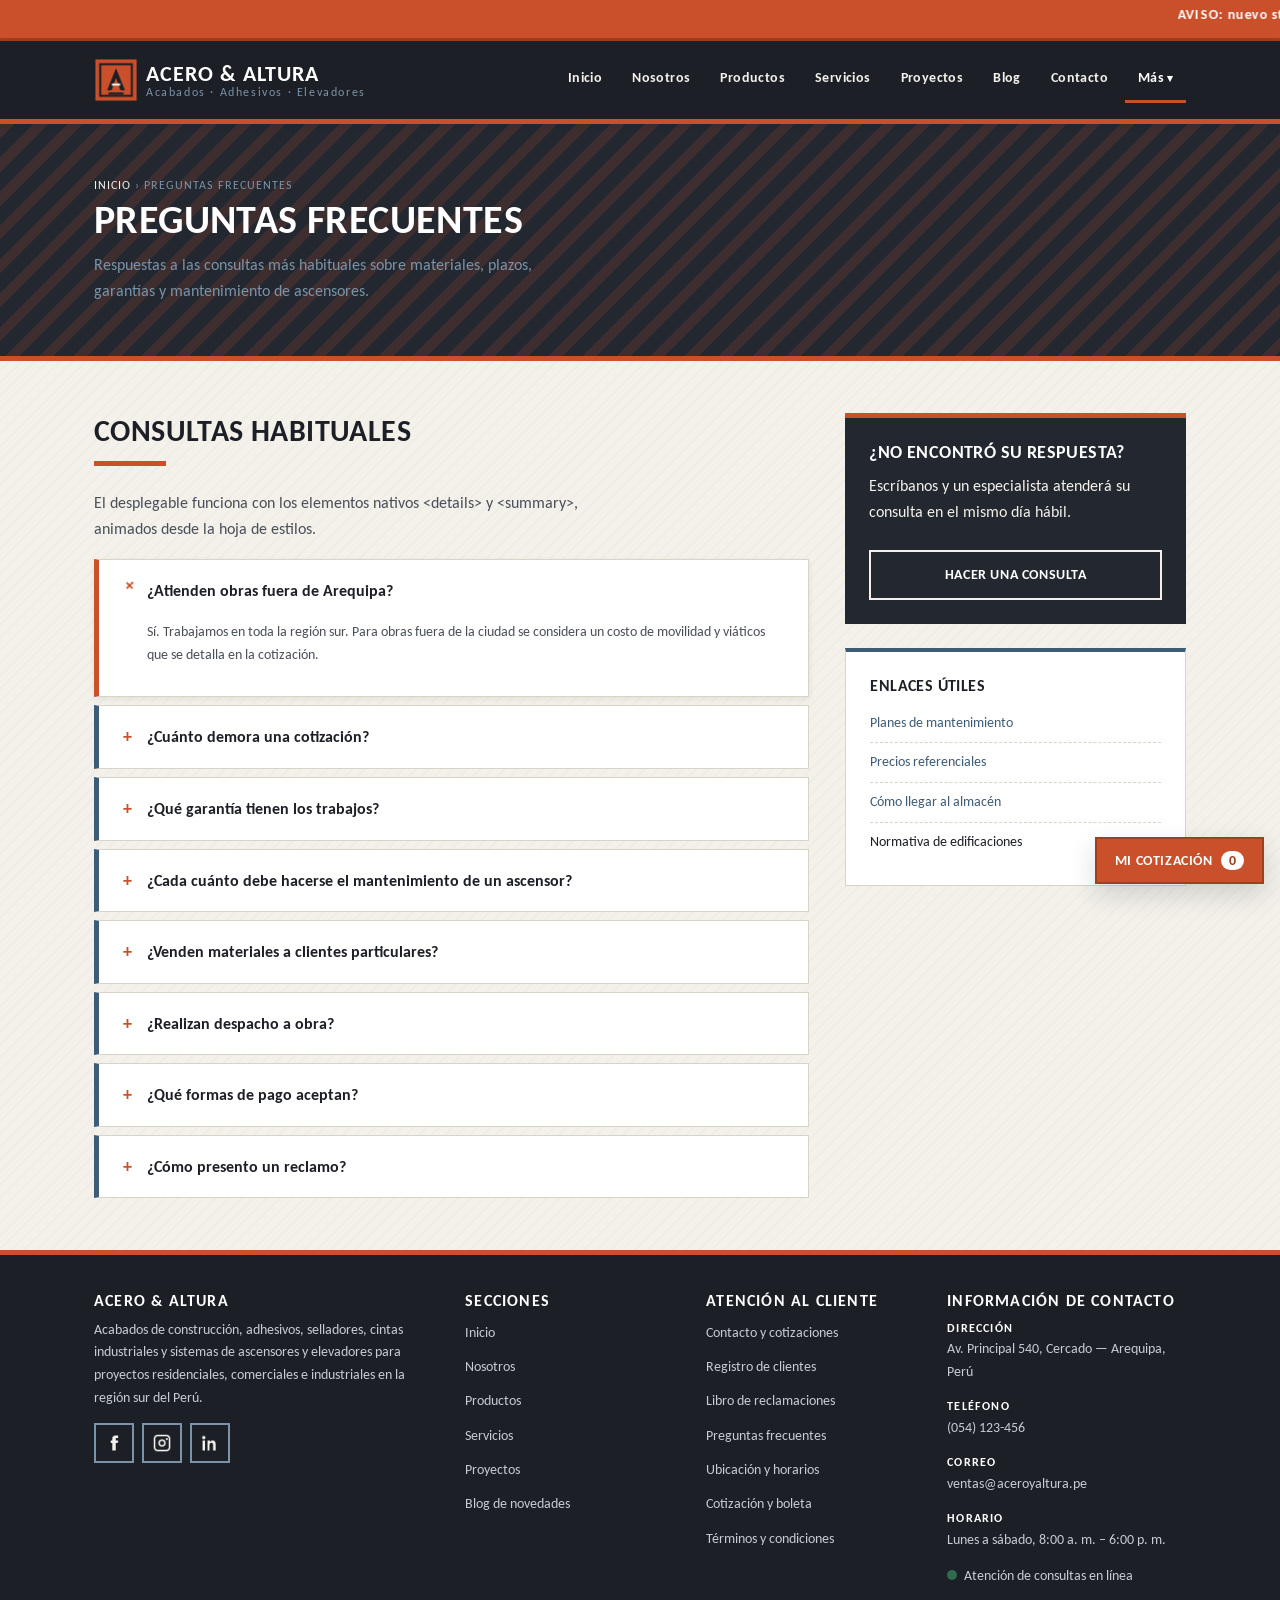
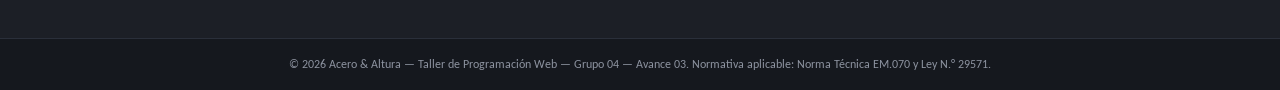
<file: ENTREGA AVANCE DE PROYECTO 03/public_html/HTML/preguntas.html>
<!DOCTYPE html>
<html lang="es">
<head>
  <!-- Metadatos básicos del documento -->
  <meta charset="UTF-8">
  <meta name="viewport" content="width=device-width, initial-scale=1.0">
  <meta http-equiv="X-UA-Compatible" content="IE=edge">
  <meta name="description" content="Preguntas frecuentes sobre cotizaciones, garantías, despacho de materiales y mantenimiento de ascensores.">
  <meta name="keywords" content="preguntas frecuentes, garantia, cotizacion, despacho, mantenimiento de ascensores">
  <meta name="author" content="Grupo 04 - Taller de Programación Web - UTP">
  <meta name="robots" content="index, follow">
  <meta name="theme-color" content="#c9502b">
  <title>Acero &amp; Altura | Preguntas frecuentes</title>

  <!-- Icono (imagen PNG) propio y hojas de estilo externas -->
  <link rel="icon" type="image/png" href="imagenes/favicon.png">
  <!-- Hoja de estilos única (dividida en bloques) -->
  <link rel="stylesheet" href="CSS/estilos.css">
</head>
<body>

  <!-- Enlace de salto para accesibilidad -->
  <a class="salto-contenido" href="#contenido-principal">Saltar al contenido principal</a>

  <!-- Barra de avisos con texto deslizante -->
  <div class="barra-aviso">
    <marquee behavior="scroll" direction="left" scrollamount="6">
      <strong>Aviso:</strong> nuevo stock de adhesivos y selladores de alto rendimiento &mdash;
      Mantenimiento preventivo de ascensores con 15 % de descuento este mes &mdash;
      Atención de cotizaciones de lunes a sábado, de 8:00 a. m. a 6:00 p. m.
    </marquee>
  </div>

  <!-- Encabezado: logotipo, control del menú móvil y menú de navegación -->
  <header class="encabezado">
    <div class="contenedor">

      <a href="index.html" class="logo">
        <img class="logo-imagen" src="imagenes/logo.png" alt="Logotipo de Acero &amp; Altura">
        <span class="logo-texto">Acero &amp; Altura
          <span>Acabados &middot; Adhesivos &middot; Elevadores</span>
        </span>
      </a>

      <input type="checkbox" id="control-menu" class="control-menu">
      <label for="control-menu" class="boton-menu" title="Abrir o cerrar el menú de navegación">
        <span></span>
      </label>

      <nav class="nav-principal" aria-label="Menú principal">
        <ul>
          <li><a href="index.html">Inicio</a></li>
          <li><a href="nosotros.html">Nosotros</a></li>
          <li><a href="productos.html">Productos</a></li>
          <li><a href="servicios.html">Servicios</a></li>
          <li><a href="proyectos.html">Proyectos</a></li>
          <li><a href="blog.html">Blog</a></li>
          <li><a href="Contacto.html">Contacto</a></li>
          <li class="tiene-submenu">
            <a href="Registro.html" class="activo">Más</a>
            <ul class="submenu">
              <li><a href="Registro.html">Registro de clientes</a></li>
              <li><a href="reclamos.html">Libro de reclamaciones</a></li>
              <li><a href="preguntas.html" class="activo">Preguntas frecuentes</a></li>
              <li><a href="ubicacion.html">Ubicación y horarios</a></li>
                          <li><a href="cotizacion.html">Cotización y boleta</a></li>
              <li><a href="terminos.html">Términos y condiciones</a></li>
            </ul>
          </li>
        </ul>
      </nav>

    </div>
  </header>

  <main id="contenido-principal">

    <!-- Cabecera de la página con ruta de navegación -->
    <section class="cabecera-pagina">
      <div class="contenedor">
        <p class="ruta-navegacion"><a href="index.html">Inicio</a> &rsaquo; Preguntas frecuentes</p>
        <h1>Preguntas frecuentes</h1>
        <p>Respuestas a las consultas más habituales sobre materiales, plazos, garantías y mantenimiento de ascensores.</p>
      </div>
    </section>

    <section class="seccion">
      <div class="contenedor rejilla-contenido-lateral">

        <div>
          <h2 class="titulo-seccion">Consultas habituales</h2>
          <p class="texto-guia">El desplegable funciona con los elementos nativos
             &lt;details&gt; y &lt;summary&gt;, animados desde la hoja de estilos.</p>

          <div class="acordeon">
            <details open>
              <summary>¿Atienden obras fuera de Arequipa?</summary>
              <div class="respuesta">
                <p>Sí. Trabajamos en toda la región sur. Para obras fuera de la ciudad se
                   considera un costo de movilidad y viáticos que se detalla en la cotización.</p>
              </div>
            </details>

            <details>
              <summary>¿Cuánto demora una cotización?</summary>
              <div class="respuesta">
                <p>Menos de 48 horas hábiles desde que recibimos el metrado o las características
                   del edificio. Si se requiere visita técnica, la programamos dentro de los
                   siguientes dos días.</p>
              </div>
            </details>

            <details>
              <summary>¿Qué garantía tienen los trabajos?</summary>
              <div class="respuesta">
                <p>Los acabados tienen doce meses de garantía por defectos de ejecución y la
                   instalación de ascensores, veinticuatro meses. Toda garantía se entrega por
                   escrito junto con el acta de conformidad.</p>
              </div>
            </details>

            <details>
              <summary>¿Cada cuánto debe hacerse el mantenimiento de un ascensor?</summary>
              <div class="respuesta">
                <p>La práctica recomendada es una visita preventiva mensual. Nuestros contratos
                   anuales consideran doce visitas programadas y atención de emergencias.</p>
              </div>
            </details>

            <details>
              <summary>¿Venden materiales a clientes particulares?</summary>
              <div class="respuesta">
                <p>Sí, atendemos venta por unidad en el almacén. Los precios preferenciales por
                   volumen están disponibles para clientes registrados.</p>
              </div>
            </details>

            <details>
              <summary>¿Realizan despacho a obra?</summary>
              <div class="respuesta">
                <p>Sí, dentro de la ciudad de Arequipa. El despacho es gratuito a partir de
                   compras de veinte bolsas o su equivalente.</p>
              </div>
            </details>

            <details>
              <summary>¿Qué formas de pago aceptan?</summary>
              <div class="respuesta">
                <p>Efectivo, transferencia bancaria y tarjeta. Los clientes registrados con
                   historial pueden solicitar línea de crédito a treinta días.</p>
              </div>
            </details>

            <details>
              <summary>¿Cómo presento un reclamo?</summary>
              <div class="respuesta">
                <p>Mediante el <a href="reclamos.html">libro de reclamaciones</a> del sitio.
                   Respondemos en un plazo máximo de treinta días calendario.</p>
              </div>
            </details>
          </div>
        </div>

        <aside class="barra-lateral">
          <div class="panel-lateral">
            <h3>¿No encontró su respuesta?</h3>
            <p>Escríbanos y un especialista atenderá su consulta en el mismo día hábil.</p>
            <div class="grupo-botones">
              <a href="Contacto.html" class="boton boton-claro boton-bloque">Hacer una consulta</a>
            </div>
          </div>

          <div class="caja-lateral">
            <h3>Enlaces útiles</h3>
            <ul>
              <li><a href="servicios.html">Planes de mantenimiento</a></li>
              <li><a href="productos.html">Precios referenciales</a></li>
              <li><a href="ubicacion.html">Cómo llegar al almacén</a></li>
              <li>Normativa de edificaciones</li>
            </ul>
          </div>
        </aside>

      </div>
    </section>
  </main>

  <!-- Pie de página -->
  <footer class="pie-pagina">
    <div class="contenedor">

      <div>
        <h4>Acero &amp; Altura</h4>
        <p>Acabados de construcción, adhesivos, selladores, cintas industriales y sistemas
           de ascensores y elevadores para proyectos residenciales, comerciales e industriales
           en la región sur del Perú.</p>
        <ul class="redes-sociales">
          <li><a class="boton-red" href="https://www.facebook.com" target="_blank" rel="noopener"
                 title="Facebook de Acero y Altura (enlace externo)"><span class="icono-red"><img class="icono-claro" src="imagenes/red-facebook-claro.png" alt=""><img class="icono-blanco" src="imagenes/red-facebook-blanco.png" alt=""></span><span class="salto-contenido">Facebook</span></a></li>
          <li><a class="boton-red" href="https://www.instagram.com" target="_blank" rel="noopener"
                 title="Instagram de Acero y Altura (enlace externo)"><span class="icono-red"><img class="icono-claro" src="imagenes/red-instagram-claro.png" alt=""><img class="icono-blanco" src="imagenes/red-instagram-blanco.png" alt=""></span><span class="salto-contenido">Instagram</span></a></li>
          <li><a class="boton-red" href="https://www.linkedin.com" target="_blank" rel="noopener"
                 title="LinkedIn de Acero y Altura (enlace externo)"><span class="icono-red"><img class="icono-claro" src="imagenes/red-linkedin-claro.png" alt=""><img class="icono-blanco" src="imagenes/red-linkedin-blanco.png" alt=""></span><span class="salto-contenido">LinkedIn</span></a></li>
        </ul>
      </div>

      <div>
        <h4>Secciones</h4>
        <ul>
          <li><a href="index.html">Inicio</a></li>
          <li><a href="nosotros.html">Nosotros</a></li>
          <li><a href="productos.html">Productos</a></li>
          <li><a href="servicios.html">Servicios</a></li>
          <li><a href="proyectos.html">Proyectos</a></li>
          <li><a href="blog.html">Blog de novedades</a></li>
        </ul>
      </div>

      <div>
        <h4>Atención al cliente</h4>
        <ul>
          <li><a href="Contacto.html">Contacto y cotizaciones</a></li>
          <li><a href="Registro.html">Registro de clientes</a></li>
          <li><a href="reclamos.html">Libro de reclamaciones</a></li>
          <li><a href="preguntas.html">Preguntas frecuentes</a></li>
          <li><a href="ubicacion.html">Ubicación y horarios</a></li>
                  <li><a href="cotizacion.html">Cotización y boleta</a></li>
          <li><a href="terminos.html">Términos y condiciones</a></li>
        </ul>
      </div>

      <div class="contacto-pie">
        <h4>Información de contacto</h4>
        <p><b>Dirección</b> Av. Principal 540, Cercado &mdash; Arequipa, Perú</p>
        <p><b>Teléfono</b> (054) 123-456</p>
        <p><b>Correo</b> ventas@aceroyaltura.pe</p>
        <p><b>Horario</b> Lunes a sábado, 8:00 a. m. &ndash; 6:00 p. m.</p>
        <p><span class="punto-estado"></span> Atención de consultas en línea</p>
      </div>

    </div>

    <div class="franja-legal">
      &copy; 2026 Acero &amp; Altura &mdash; Taller de Programación Web &mdash; Grupo 04 &mdash; Avance 03.
      Normativa aplicable:
      Norma Técnica EM.070 y
      Ley N.&deg; 29571.
    </div>
  </footer>

  <script src="js/app.js"></script>

</body>
</html>
</file>
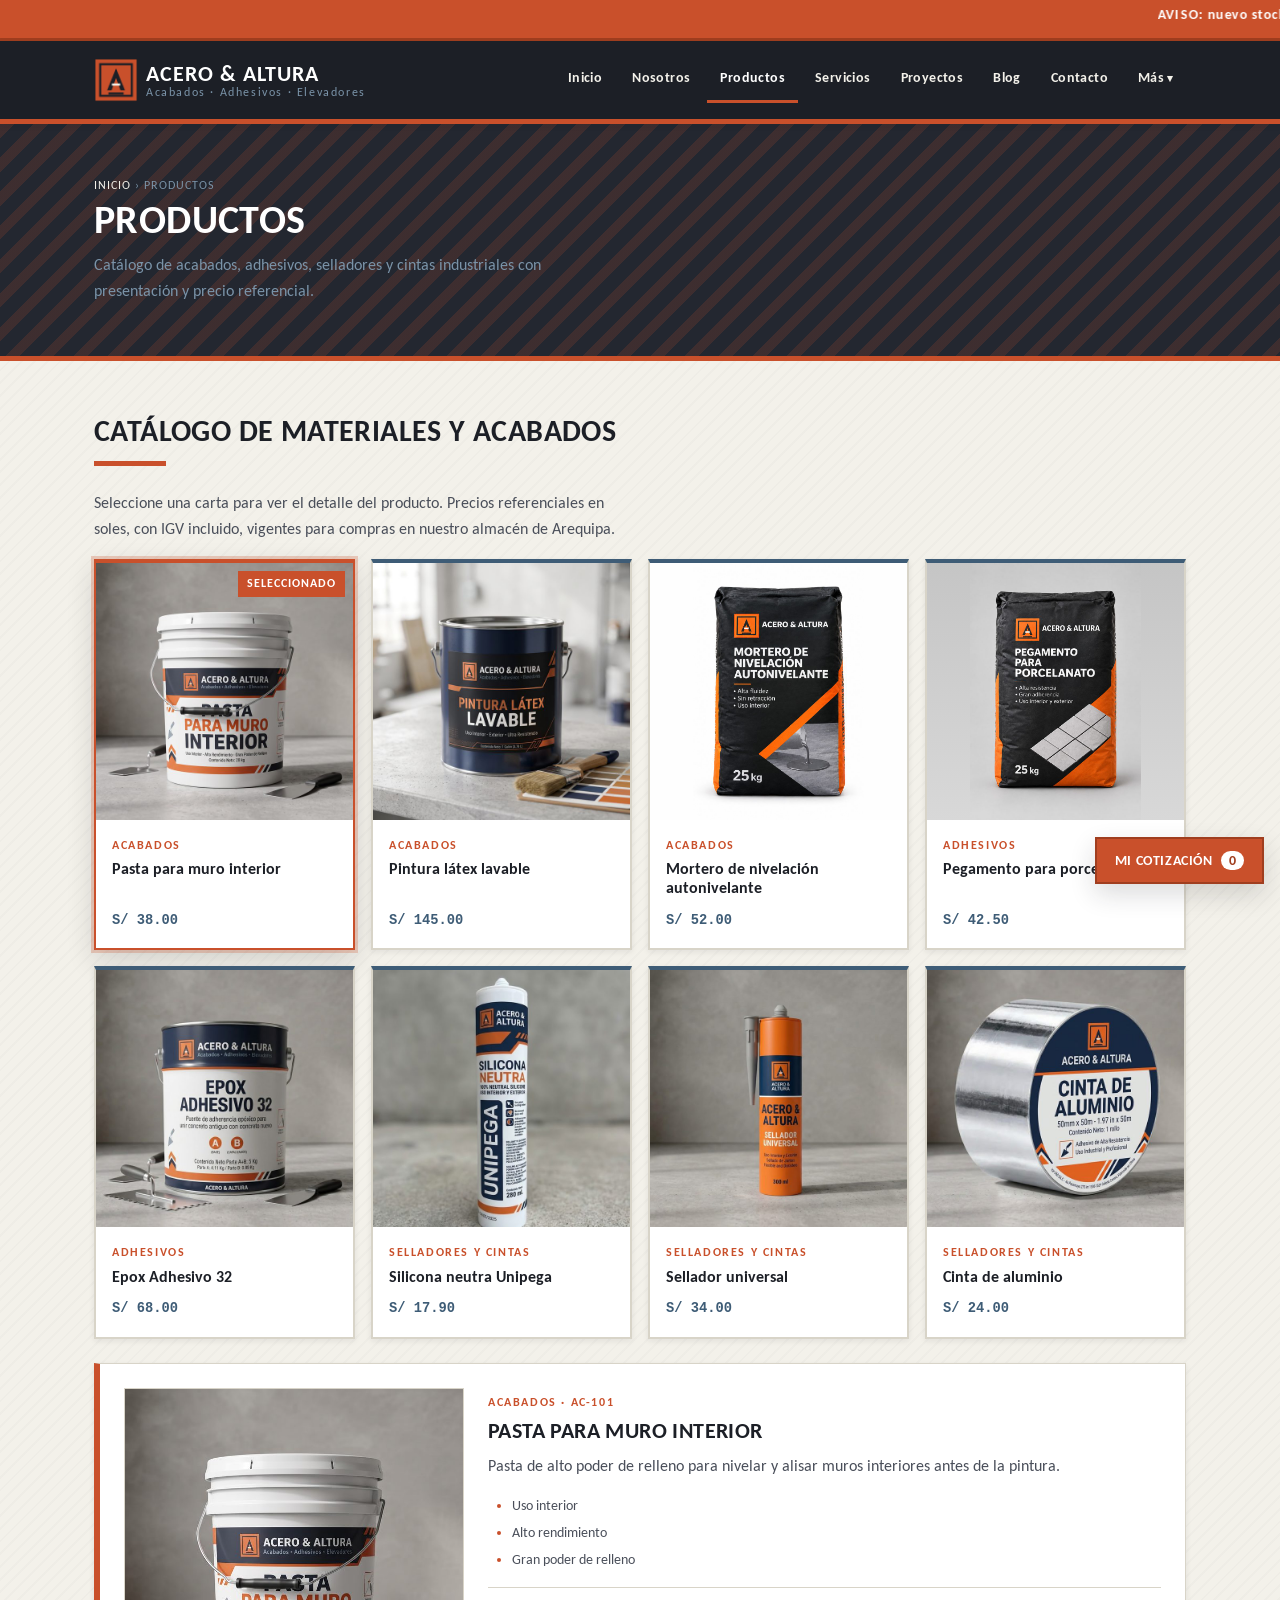
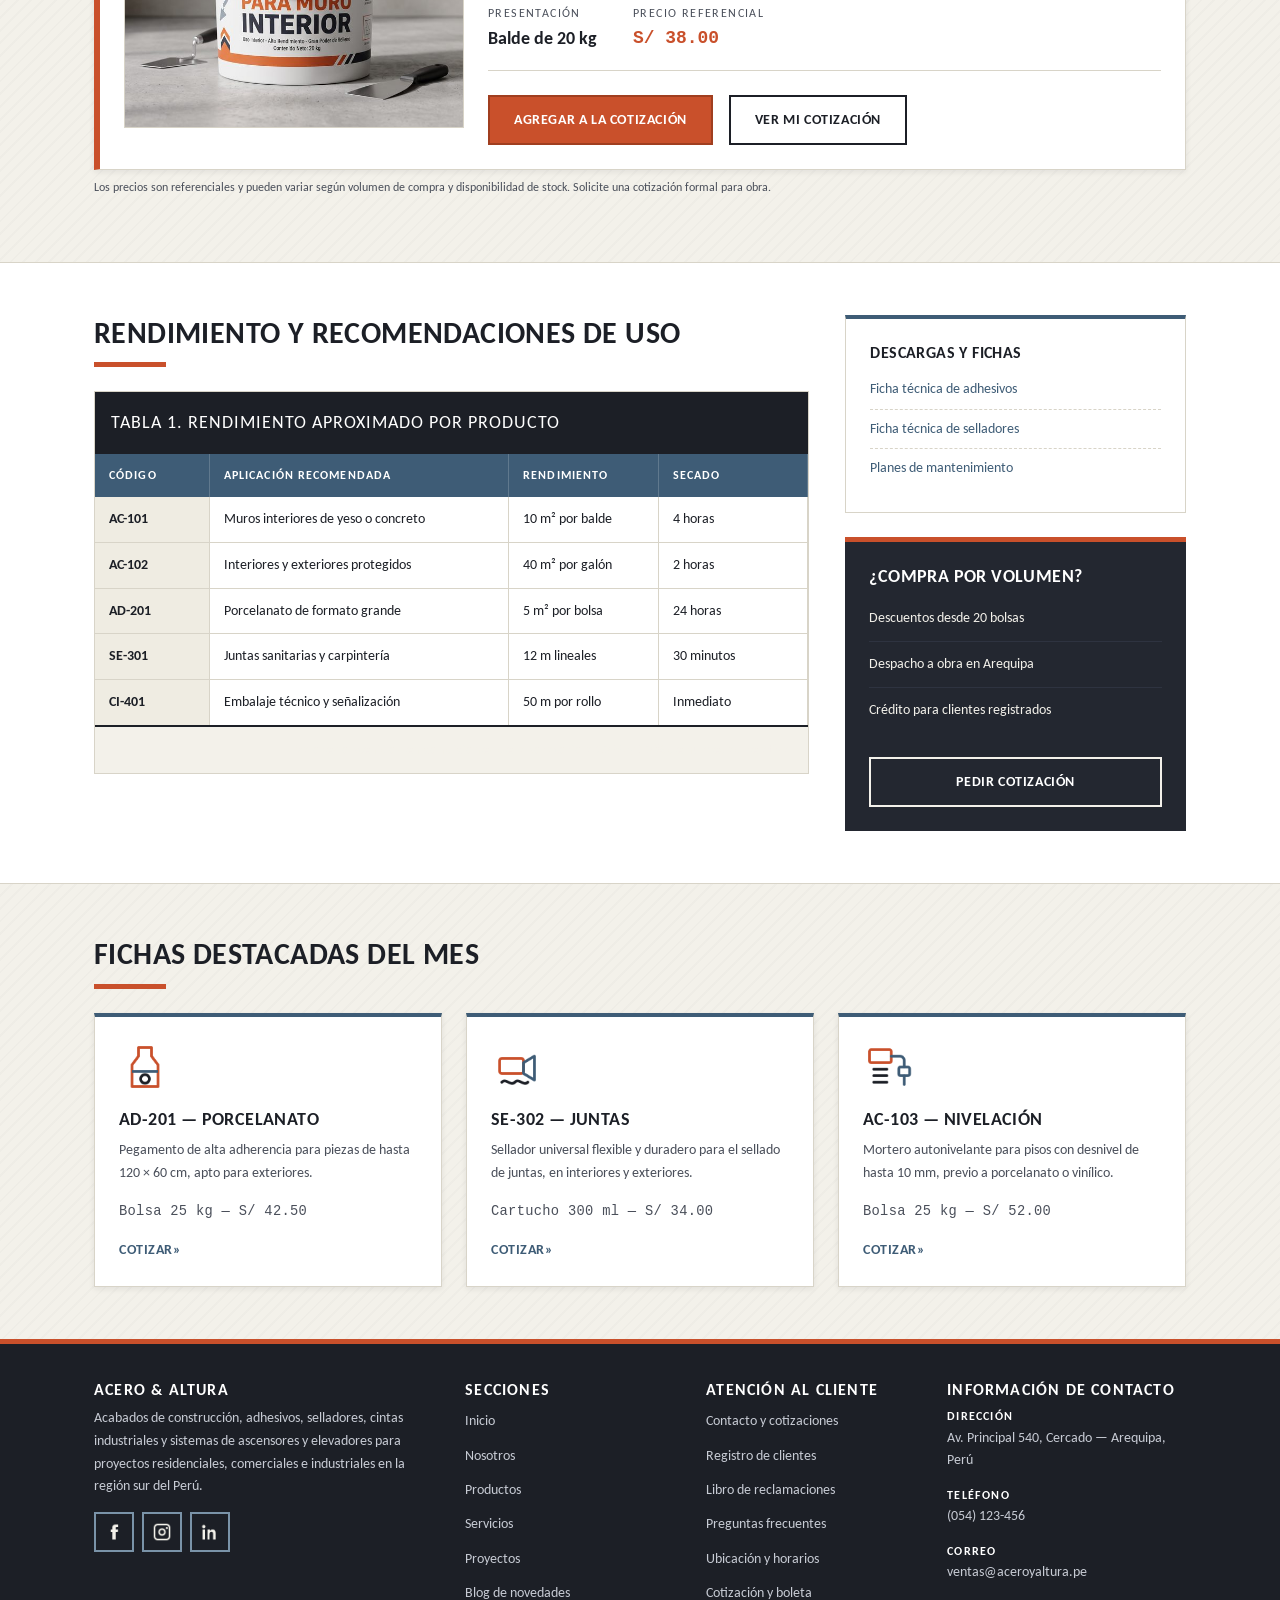
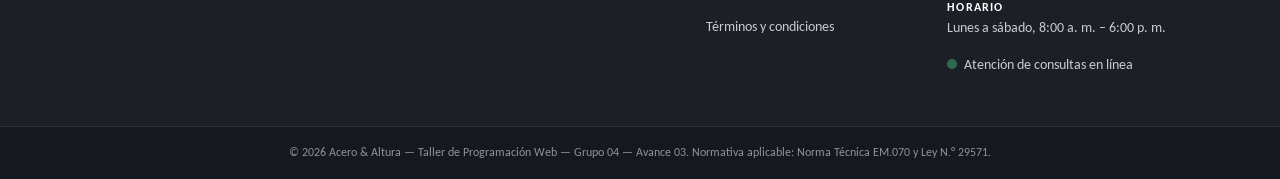
<file: ENTREGA AVANCE DE PROYECTO 03/public_html/HTML/productos.html>
<!DOCTYPE html>
<html lang="es">
<head>
  <!-- Metadatos básicos del documento -->
  <meta charset="UTF-8">
  <meta name="viewport" content="width=device-width, initial-scale=1.0">
  <meta http-equiv="X-UA-Compatible" content="IE=edge">
  <meta name="description" content="Catálogo de acabados de construcción, adhesivos, selladores y cintas industriales con presentación, rendimiento y precio referencial.">
  <meta name="keywords" content="catalogo de acabados, pegamento porcelanato, sellador silicona, cinta industrial, precios">
  <meta name="author" content="Grupo 04 - Taller de Programación Web - UTP">
  <meta name="robots" content="index, follow">
  <meta name="theme-color" content="#c9502b">
  <title>Acero &amp; Altura | Productos</title>

  <!-- Icono (imagen PNG) propio y hojas de estilo externas -->
  <link rel="icon" type="image/png" href="imagenes/favicon.png">
  <!-- Hoja de estilos única (dividida en bloques) -->
  <link rel="stylesheet" href="CSS/estilos.css">
</head>
<body data-pagina="productos">

  <!-- Enlace de salto para accesibilidad -->
  <a class="salto-contenido" href="#contenido-principal">Saltar al contenido principal</a>

  <!-- Barra de avisos con texto deslizante -->
  <div class="barra-aviso">
    <marquee behavior="scroll" direction="left" scrollamount="6">
      <strong>Aviso:</strong> nuevo stock de adhesivos y selladores de alto rendimiento &mdash;
      Mantenimiento preventivo de ascensores con 15 % de descuento este mes &mdash;
      Atención de cotizaciones de lunes a sábado, de 8:00 a. m. a 6:00 p. m.
    </marquee>
  </div>

  <!-- Encabezado: logotipo, control del menú móvil y menú de navegación -->
  <header class="encabezado">
    <div class="contenedor">

      <a href="index.html" class="logo">
        <img class="logo-imagen" src="imagenes/logo.png" alt="Logotipo de Acero &amp; Altura">
        <span class="logo-texto">Acero &amp; Altura
          <span>Acabados &middot; Adhesivos &middot; Elevadores</span>
        </span>
      </a>

      <input type="checkbox" id="control-menu" class="control-menu">
      <label for="control-menu" class="boton-menu" title="Abrir o cerrar el menú de navegación">
        <span></span>
      </label>

      <nav class="nav-principal" aria-label="Menú principal">
        <ul>
          <li><a href="index.html">Inicio</a></li>
          <li><a href="nosotros.html">Nosotros</a></li>
          <li><a href="productos.html" class="activo">Productos</a></li>
          <li><a href="servicios.html">Servicios</a></li>
          <li><a href="proyectos.html">Proyectos</a></li>
          <li><a href="blog.html">Blog</a></li>
          <li><a href="Contacto.html">Contacto</a></li>
          <li class="tiene-submenu">
            <a href="Registro.html">Más</a>
            <ul class="submenu">
              <li><a href="Registro.html">Registro de clientes</a></li>
              <li><a href="reclamos.html">Libro de reclamaciones</a></li>
              <li><a href="preguntas.html">Preguntas frecuentes</a></li>
              <li><a href="ubicacion.html">Ubicación y horarios</a></li>
                          <li><a href="cotizacion.html">Cotización y boleta</a></li>
              <li><a href="terminos.html">Términos y condiciones</a></li>
            </ul>
          </li>
        </ul>
      </nav>

    </div>
  </header>

  <main id="contenido-principal">

    <!-- Cabecera de la página con ruta de navegación -->
    <section class="cabecera-pagina">
      <div class="contenedor">
        <p class="ruta-navegacion"><a href="index.html">Inicio</a> &rsaquo; Productos</p>
        <h1>Productos</h1>
        <p>Catálogo de acabados, adhesivos, selladores y cintas industriales con presentación y precio referencial.</p>
      </div>
    </section>

    <!-- CATÁLOGO: CARTAS SELECCIONABLES (casillas de opción + :checked, sin JavaScript) -->
    <section class="seccion">
      <div class="contenedor">
        <h2 class="titulo-seccion">Catálogo de materiales y acabados</h2>
        <p class="texto-guia">Seleccione una carta para ver el detalle del producto. Precios
           referenciales en soles, con IGV incluido, vigentes para compras en nuestro almacén de Arequipa.</p>

        <fieldset class="selector-productos">
          <legend class="salto-contenido">Seleccione un producto del catálogo</legend>

          <input type="radio" name="producto" id="prod-ac101" class="control-producto" checked>
          <input type="radio" name="producto" id="prod-ac102" class="control-producto">
          <input type="radio" name="producto" id="prod-ac103" class="control-producto">
          <input type="radio" name="producto" id="prod-ad201" class="control-producto">
          <input type="radio" name="producto" id="prod-ad202" class="control-producto">
          <input type="radio" name="producto" id="prod-se301" class="control-producto">
          <input type="radio" name="producto" id="prod-se302" class="control-producto">
          <input type="radio" name="producto" id="prod-ci401" class="control-producto">

          <div class="cartas-productos">
            <label class="carta-producto" for="prod-ac101">
              <img class="carta-imagen img-pasta-muro" src="imagenes/producto-pasta-muro.jpg" alt="Balde blanco de pasta para muro interior Acero &amp; Altura, 20 kg">
              <span class="carta-cuerpo">
                <span class="carta-linea">Acabados</span>
                <span class="carta-nombre">Pasta para muro interior</span>
                <span class="carta-precio">S/ 38.00</span>
              </span>
            </label>
            <label class="carta-producto" for="prod-ac102">
              <img class="carta-imagen img-pintura-latex" src="imagenes/producto-pintura-latex.jpg" alt="Galón de pintura látex lavable Acero &amp; Altura sobre una mesa con brocha y cartilla de colores">
              <span class="carta-cuerpo">
                <span class="carta-linea">Acabados</span>
                <span class="carta-nombre">Pintura látex lavable</span>
                <span class="carta-precio">S/ 145.00</span>
              </span>
            </label>
            <label class="carta-producto" for="prod-ac103">
              <img class="carta-imagen img-mortero-nivelante" src="imagenes/producto-mortero-nivelante.jpg" alt="Bolsa negra y naranja de mortero de nivelación autonivelante Acero &amp; Altura, 25 kg">
              <span class="carta-cuerpo">
                <span class="carta-linea">Acabados</span>
                <span class="carta-nombre">Mortero de nivelación autonivelante</span>
                <span class="carta-precio">S/ 52.00</span>
              </span>
            </label>
            <label class="carta-producto" for="prod-ad201">
              <img class="carta-imagen img-pegamento-porcelanato" src="imagenes/producto-pegamento-porcelanato.jpg" alt="Bolsa negra y naranja de pegamento para porcelanato Acero &amp; Altura, 25 kg">
              <span class="carta-cuerpo">
                <span class="carta-linea">Adhesivos</span>
                <span class="carta-nombre">Pegamento para porcelanato</span>
                <span class="carta-precio">S/ 42.50</span>
              </span>
            </label>
            <label class="carta-producto" for="prod-ad202">
              <img class="carta-imagen img-epox-adhesivo" src="imagenes/producto-epox-adhesivo.jpg" alt="Balde de Epox Adhesivo 32 de Acero &amp; Altura con herramientas de albañilería">
              <span class="carta-cuerpo">
                <span class="carta-linea">Adhesivos</span>
                <span class="carta-nombre">Epox Adhesivo 32</span>
                <span class="carta-precio">S/ 68.00</span>
              </span>
            </label>
            <label class="carta-producto" for="prod-se301">
              <img class="carta-imagen img-silicona-neutra" src="imagenes/producto-silicona-neutra.jpg" alt="Cartucho blanco de silicona neutra Unipega de Acero &amp; Altura, 280 ml">
              <span class="carta-cuerpo">
                <span class="carta-linea">Selladores y cintas</span>
                <span class="carta-nombre">Silicona neutra Unipega</span>
                <span class="carta-precio">S/ 17.90</span>
              </span>
            </label>
            <label class="carta-producto" for="prod-se302">
              <img class="carta-imagen img-sellador-universal" src="imagenes/producto-sellador-universal.jpg" alt="Cartucho naranja de sellador universal Acero &amp; Altura, 300 ml">
              <span class="carta-cuerpo">
                <span class="carta-linea">Selladores y cintas</span>
                <span class="carta-nombre">Sellador universal</span>
                <span class="carta-precio">S/ 34.00</span>
              </span>
            </label>
            <label class="carta-producto" for="prod-ci401">
              <img class="carta-imagen img-cinta-aluminio" src="imagenes/producto-cinta-aluminio.jpg" alt="Rollo de cinta de aluminio Acero &amp; Altura de 50 mm por 50 metros">
              <span class="carta-cuerpo">
                <span class="carta-linea">Selladores y cintas</span>
                <span class="carta-nombre">Cinta de aluminio</span>
                <span class="carta-precio">S/ 24.00</span>
              </span>
            </label>
          </div>

          <div class="paneles-detalle" aria-live="polite">
            <article class="detalle-producto" id="det-ac101">
              <img class="detalle-imagen img-pasta-muro" src="imagenes/producto-pasta-muro.jpg" alt="Balde blanco de pasta para muro interior Acero &amp; Altura, 20 kg">
              <div class="detalle-texto">
                <span class="carta-linea">Acabados &middot; AC-101</span>
                <h3>Pasta para muro interior</h3>
                <p>Pasta de alto poder de relleno para nivelar y alisar muros interiores antes de la pintura.</p>
                <ul class="detalle-lista">
                  <li>Uso interior</li>
                  <li>Alto rendimiento</li>
                  <li>Gran poder de relleno</li>
                </ul>
                <dl class="detalle-datos">
                  <div><dt>Presentación</dt><dd>Balde de 20 kg</dd></div>
                  <div><dt>Precio referencial</dt><dd class="celda-precio">S/ 38.00</dd></div>
                </dl>
                <div class="grupo-botones">
                  <button type="button" class="boton boton-acento" data-agregar="AC-101">Agregar a la cotización</button>
                  <a href="cotizacion.html" class="boton">Ver mi cotización</a>
                </div>
              </div>
            </article>
            <article class="detalle-producto" id="det-ac102">
              <img class="detalle-imagen img-pintura-latex" src="imagenes/producto-pintura-latex.jpg" alt="Galón de pintura látex lavable Acero &amp; Altura sobre una mesa con brocha y cartilla de colores">
              <div class="detalle-texto">
                <span class="carta-linea">Acabados &middot; AC-102</span>
                <h3>Pintura látex lavable</h3>
                <p>Pintura látex lavable de ultra resistencia para paredes interiores y exteriores protegidos.</p>
                <ul class="detalle-lista">
                  <li>Uso interior y exterior</li>
                  <li>Ultra resistencia</li>
                  <li>Acabado lavable</li>
                </ul>
                <dl class="detalle-datos">
                  <div><dt>Presentación</dt><dd>Galón (3.78 L)</dd></div>
                  <div><dt>Precio referencial</dt><dd class="celda-precio">S/ 145.00</dd></div>
                </dl>
                <div class="grupo-botones">
                  <button type="button" class="boton boton-acento" data-agregar="AC-102">Agregar a la cotización</button>
                  <a href="cotizacion.html" class="boton">Ver mi cotización</a>
                </div>
              </div>
            </article>
            <article class="detalle-producto" id="det-ac103">
              <img class="detalle-imagen img-mortero-nivelante" src="imagenes/producto-mortero-nivelante.jpg" alt="Bolsa negra y naranja de mortero de nivelación autonivelante Acero &amp; Altura, 25 kg">
              <div class="detalle-texto">
                <span class="carta-linea">Acabados &middot; AC-103</span>
                <h3>Mortero de nivelación autonivelante</h3>
                <p>Mortero autonivelante para corregir desniveles del piso antes de colocar porcelanato o vinílico.</p>
                <ul class="detalle-lista">
                  <li>Alta fluidez</li>
                  <li>Sin retracción</li>
                  <li>Uso interior</li>
                </ul>
                <dl class="detalle-datos">
                  <div><dt>Presentación</dt><dd>Bolsa de 25 kg</dd></div>
                  <div><dt>Precio referencial</dt><dd class="celda-precio">S/ 52.00</dd></div>
                </dl>
                <div class="grupo-botones">
                  <button type="button" class="boton boton-acento" data-agregar="AC-103">Agregar a la cotización</button>
                  <a href="cotizacion.html" class="boton">Ver mi cotización</a>
                </div>
              </div>
            </article>
            <article class="detalle-producto" id="det-ad201">
              <img class="detalle-imagen img-pegamento-porcelanato" src="imagenes/producto-pegamento-porcelanato.jpg" alt="Bolsa negra y naranja de pegamento para porcelanato Acero &amp; Altura, 25 kg">
              <div class="detalle-texto">
                <span class="carta-linea">Adhesivos &middot; AD-201</span>
                <h3>Pegamento para porcelanato</h3>
                <p>Pegamento de alta adherencia para porcelanato, apto para interiores y exteriores.</p>
                <ul class="detalle-lista">
                  <li>Alta resistencia</li>
                  <li>Gran adherencia</li>
                  <li>Uso interior y exterior</li>
                </ul>
                <dl class="detalle-datos">
                  <div><dt>Presentación</dt><dd>Bolsa de 25 kg</dd></div>
                  <div><dt>Precio referencial</dt><dd class="celda-precio">S/ 42.50</dd></div>
                </dl>
                <div class="grupo-botones">
                  <button type="button" class="boton boton-acento" data-agregar="AD-201">Agregar a la cotización</button>
                  <a href="cotizacion.html" class="boton">Ver mi cotización</a>
                </div>
              </div>
            </article>
            <article class="detalle-producto" id="det-ad202">
              <img class="detalle-imagen img-epox-adhesivo" src="imagenes/producto-epox-adhesivo.jpg" alt="Balde de Epox Adhesivo 32 de Acero &amp; Altura con herramientas de albañilería">
              <div class="detalle-texto">
                <span class="carta-linea">Adhesivos &middot; AD-202</span>
                <h3>Epox Adhesivo 32</h3>
                <p>Puente de adherencia epóxico para unir concreto antiguo con concreto nuevo.</p>
                <ul class="detalle-lista">
                  <li>Dos componentes: A (base) y B (catalizador)</li>
                  <li>Parte A: 4.11 kg &middot; Parte B: 0.89 kg</li>
                  <li>Uso profesional en obra</li>
                </ul>
                <dl class="detalle-datos">
                  <div><dt>Presentación</dt><dd>Kit A + B de 5 kg</dd></div>
                  <div><dt>Precio referencial</dt><dd class="celda-precio">S/ 68.00</dd></div>
                </dl>
                <div class="grupo-botones">
                  <button type="button" class="boton boton-acento" data-agregar="AD-202">Agregar a la cotización</button>
                  <a href="cotizacion.html" class="boton">Ver mi cotización</a>
                </div>
              </div>
            </article>
            <article class="detalle-producto" id="det-se301">
              <img class="detalle-imagen img-silicona-neutra" src="imagenes/producto-silicona-neutra.jpg" alt="Cartucho blanco de silicona neutra Unipega de Acero &amp; Altura, 280 ml">
              <div class="detalle-texto">
                <span class="carta-linea">Selladores y cintas &middot; SE-301</span>
                <h3>Silicona neutra Unipega</h3>
                <p>Silicona 100 % neutra para sellar juntas en interiores y exteriores.</p>
                <ul class="detalle-lista">
                  <li>100 % silicona neutra</li>
                  <li>Uso interior y exterior</li>
                  <li>Cartucho de 280 ml</li>
                </ul>
                <dl class="detalle-datos">
                  <div><dt>Presentación</dt><dd>Cartucho de 280 ml</dd></div>
                  <div><dt>Precio referencial</dt><dd class="celda-precio">S/ 17.90</dd></div>
                </dl>
                <div class="grupo-botones">
                  <button type="button" class="boton boton-acento" data-agregar="SE-301">Agregar a la cotización</button>
                  <a href="cotizacion.html" class="boton">Ver mi cotización</a>
                </div>
              </div>
            </article>
            <article class="detalle-producto" id="det-se302">
              <img class="detalle-imagen img-sellador-universal" src="imagenes/producto-sellador-universal.jpg" alt="Cartucho naranja de sellador universal Acero &amp; Altura, 300 ml">
              <div class="detalle-texto">
                <span class="carta-linea">Selladores y cintas &middot; SE-302</span>
                <h3>Sellador universal</h3>
                <p>Sellador flexible y duradero para el sellado de juntas, en interior y exterior.</p>
                <ul class="detalle-lista">
                  <li>Uso interior y exterior</li>
                  <li>Sellado de juntas</li>
                  <li>Flexible y duradero</li>
                </ul>
                <dl class="detalle-datos">
                  <div><dt>Presentación</dt><dd>Cartucho de 300 ml</dd></div>
                  <div><dt>Precio referencial</dt><dd class="celda-precio">S/ 34.00</dd></div>
                </dl>
                <div class="grupo-botones">
                  <button type="button" class="boton boton-acento" data-agregar="SE-302">Agregar a la cotización</button>
                  <a href="cotizacion.html" class="boton">Ver mi cotización</a>
                </div>
              </div>
            </article>
            <article class="detalle-producto" id="det-ci401">
              <img class="detalle-imagen img-cinta-aluminio" src="imagenes/producto-cinta-aluminio.jpg" alt="Rollo de cinta de aluminio Acero &amp; Altura de 50 mm por 50 metros">
              <div class="detalle-texto">
                <span class="carta-linea">Selladores y cintas &middot; CI-401</span>
                <h3>Cinta de aluminio</h3>
                <p>Cinta de aluminio con adhesivo de alta resistencia para uso industrial y profesional.</p>
                <ul class="detalle-lista">
                  <li>50 mm &times; 50 m (1.97 in &times; 50 m)</li>
                  <li>Adhesivo de alta resistencia</li>
                  <li>Uso industrial y profesional</li>
                </ul>
                <dl class="detalle-datos">
                  <div><dt>Presentación</dt><dd>Rollo de 50 mm &times; 50 m</dd></div>
                  <div><dt>Precio referencial</dt><dd class="celda-precio">S/ 24.00</dd></div>
                </dl>
                <div class="grupo-botones">
                  <button type="button" class="boton boton-acento" data-agregar="CI-401">Agregar a la cotización</button>
                  <a href="cotizacion.html" class="boton">Ver mi cotización</a>
                </div>
              </div>
            </article>
          </div>
        </fieldset>

        <p class="nota-tabla">Los precios son referenciales y pueden variar según volumen de
           compra y disponibilidad de stock. Solicite una cotización formal para obra.</p>
      </div>
    </section>

    <!-- TABLA: RENDIMIENTO TÉCNICO + BARRA LATERAL -->
    <section class="seccion fondo-alterno">
      <div class="contenedor rejilla-contenido-lateral">

        <div>
          <h2 class="titulo-seccion">Rendimiento y recomendaciones de uso</h2>

          <div class="envoltorio-tabla">
            <table class="tabla-datos">
              <caption>Tabla 1. Rendimiento aproximado por producto</caption>
              <colgroup>
                <col class="col-codigo">
                <col class="col-detalle">
                <col class="col-unidad">
                <col class="col-unidad">
              </colgroup>
              <thead>
                <tr>
                  <th scope="col">Código</th>
                  <th scope="col">Aplicación recomendada</th>
                  <th scope="col">Rendimiento</th>
                  <th scope="col">Secado</th>
                </tr>
              </thead>
              <tbody>
                <tr>
                  <th scope="row">AC-101</th>
                  <td>Muros interiores de yeso o concreto</td>
                  <td>10 m&sup2; por balde</td>
                  <td>4 horas</td>
                </tr>
                <tr>
                  <th scope="row">AC-102</th>
                  <td>Interiores y exteriores protegidos</td>
                  <td>40 m&sup2; por galón</td>
                  <td>2 horas</td>
                </tr>
                <tr>
                  <th scope="row">AD-201</th>
                  <td>Porcelanato de formato grande</td>
                  <td>5 m&sup2; por bolsa</td>
                  <td>24 horas</td>
                </tr>
                <tr>
                  <th scope="row">SE-301</th>
                  <td>Juntas sanitarias y carpintería</td>
                  <td>12 m lineales</td>
                  <td>30 minutos</td>
                </tr>
                <tr>
                  <th scope="row">CI-401</th>
                  <td>Embalaje técnico y señalización</td>
                  <td>50 m por rollo</td>
                  <td>Inmediato</td>
                </tr>
              </tbody>
              <tfoot>
                <tr>
                  <th scope="row" colspan="4">Valores obtenidos en condiciones de laboratorio
                      a 20 &deg;C y 50 % de humedad relativa.</th>
                </tr>
              </tfoot>
            </table>
          </div>
        </div>

        <aside class="barra-lateral">
          <div class="caja-lateral">
            <h3>Descargas y fichas</h3>
            <ul>
              <li><a href="productos.html">Ficha técnica de adhesivos</a></li>
              <li><a href="productos.html">Ficha técnica de selladores</a></li>
              <li><a href="servicios.html">Planes de mantenimiento</a></li>
            </ul>
          </div>

          <div class="panel-lateral">
            <h3>¿Compra por volumen?</h3>
            <ul>
              <li>Descuentos desde 20 bolsas</li>
              <li>Despacho a obra en Arequipa</li>
              <li>Crédito para clientes registrados</li>
            </ul>
            <div class="grupo-botones">
              <a href="Contacto.html" class="boton boton-claro boton-bloque">Pedir cotización</a>
            </div>
          </div>
        </aside>

      </div>
    </section>

    <!-- FICHAS VISUALES DE PRODUCTO -->
    <section class="seccion">
      <div class="contenedor">
        <h2 class="titulo-seccion">Fichas destacadas del mes</h2>
        <div class="rejilla-3">
          <article class="tarjeta">
            <img class="icono-tarjeta" src="imagenes/icono-adhesivos.png" alt="">
            <h3>AD-201 &mdash; Porcelanato</h3>
            <p>Pegamento de alta adherencia para piezas de hasta 120 &times; 60 cm,
               apto para exteriores.</p>
            <p class="dato-tecnico">Bolsa 25 kg &mdash; S/ 42.50</p>
            <a class="enlace-tarjeta" href="Contacto.html">Cotizar</a>
          </article>
          <article class="tarjeta">
            <img class="icono-tarjeta" src="imagenes/icono-selladores.png" alt="">
            <h3>SE-302 &mdash; Juntas</h3>
            <p>Sellador universal flexible y duradero para el sellado de juntas,
               en interiores y exteriores.</p>
            <p class="dato-tecnico">Cartucho 300 ml &mdash; S/ 34.00</p>
            <a class="enlace-tarjeta" href="Contacto.html">Cotizar</a>
          </article>
          <article class="tarjeta">
            <img class="icono-tarjeta" src="imagenes/icono-acabados.png" alt="">
            <h3>AC-103 &mdash; Nivelación</h3>
            <p>Mortero autonivelante para pisos con desnivel de hasta 10 mm,
               previo a porcelanato o vinílico.</p>
            <p class="dato-tecnico">Bolsa 25 kg &mdash; S/ 52.00</p>
            <a class="enlace-tarjeta" href="Contacto.html">Cotizar</a>
          </article>
        </div>
      </div>
    </section>
  </main>

  <!-- Pie de página -->
  <footer class="pie-pagina">
    <div class="contenedor">

      <div>
        <h4>Acero &amp; Altura</h4>
        <p>Acabados de construcción, adhesivos, selladores, cintas industriales y sistemas
           de ascensores y elevadores para proyectos residenciales, comerciales e industriales
           en la región sur del Perú.</p>
        <ul class="redes-sociales">
          <li><a class="boton-red" href="https://www.facebook.com" target="_blank" rel="noopener"
                 title="Facebook de Acero y Altura (enlace externo)"><span class="icono-red"><img class="icono-claro" src="imagenes/red-facebook-claro.png" alt=""><img class="icono-blanco" src="imagenes/red-facebook-blanco.png" alt=""></span><span class="salto-contenido">Facebook</span></a></li>
          <li><a class="boton-red" href="https://www.instagram.com" target="_blank" rel="noopener"
                 title="Instagram de Acero y Altura (enlace externo)"><span class="icono-red"><img class="icono-claro" src="imagenes/red-instagram-claro.png" alt=""><img class="icono-blanco" src="imagenes/red-instagram-blanco.png" alt=""></span><span class="salto-contenido">Instagram</span></a></li>
          <li><a class="boton-red" href="https://www.linkedin.com" target="_blank" rel="noopener"
                 title="LinkedIn de Acero y Altura (enlace externo)"><span class="icono-red"><img class="icono-claro" src="imagenes/red-linkedin-claro.png" alt=""><img class="icono-blanco" src="imagenes/red-linkedin-blanco.png" alt=""></span><span class="salto-contenido">LinkedIn</span></a></li>
        </ul>
      </div>

      <div>
        <h4>Secciones</h4>
        <ul>
          <li><a href="index.html">Inicio</a></li>
          <li><a href="nosotros.html">Nosotros</a></li>
          <li><a href="productos.html">Productos</a></li>
          <li><a href="servicios.html">Servicios</a></li>
          <li><a href="proyectos.html">Proyectos</a></li>
          <li><a href="blog.html">Blog de novedades</a></li>
        </ul>
      </div>

      <div>
        <h4>Atención al cliente</h4>
        <ul>
          <li><a href="Contacto.html">Contacto y cotizaciones</a></li>
          <li><a href="Registro.html">Registro de clientes</a></li>
          <li><a href="reclamos.html">Libro de reclamaciones</a></li>
          <li><a href="preguntas.html">Preguntas frecuentes</a></li>
          <li><a href="ubicacion.html">Ubicación y horarios</a></li>
                  <li><a href="cotizacion.html">Cotización y boleta</a></li>
          <li><a href="terminos.html">Términos y condiciones</a></li>
        </ul>
      </div>

      <div class="contacto-pie">
        <h4>Información de contacto</h4>
        <p><b>Dirección</b> Av. Principal 540, Cercado &mdash; Arequipa, Perú</p>
        <p><b>Teléfono</b> (054) 123-456</p>
        <p><b>Correo</b> ventas@aceroyaltura.pe</p>
        <p><b>Horario</b> Lunes a sábado, 8:00 a. m. &ndash; 6:00 p. m.</p>
        <p><span class="punto-estado"></span> Atención de consultas en línea</p>
      </div>

    </div>

    <div class="franja-legal">
      &copy; 2026 Acero &amp; Altura &mdash; Taller de Programación Web &mdash; Grupo 04 &mdash; Avance 03.
      Normativa aplicable:
      Norma Técnica EM.070 y
      Ley N.&deg; 29571.
    </div>
  </footer>

  <script src="js/app.js"></script>

</body>
</html>
</file>
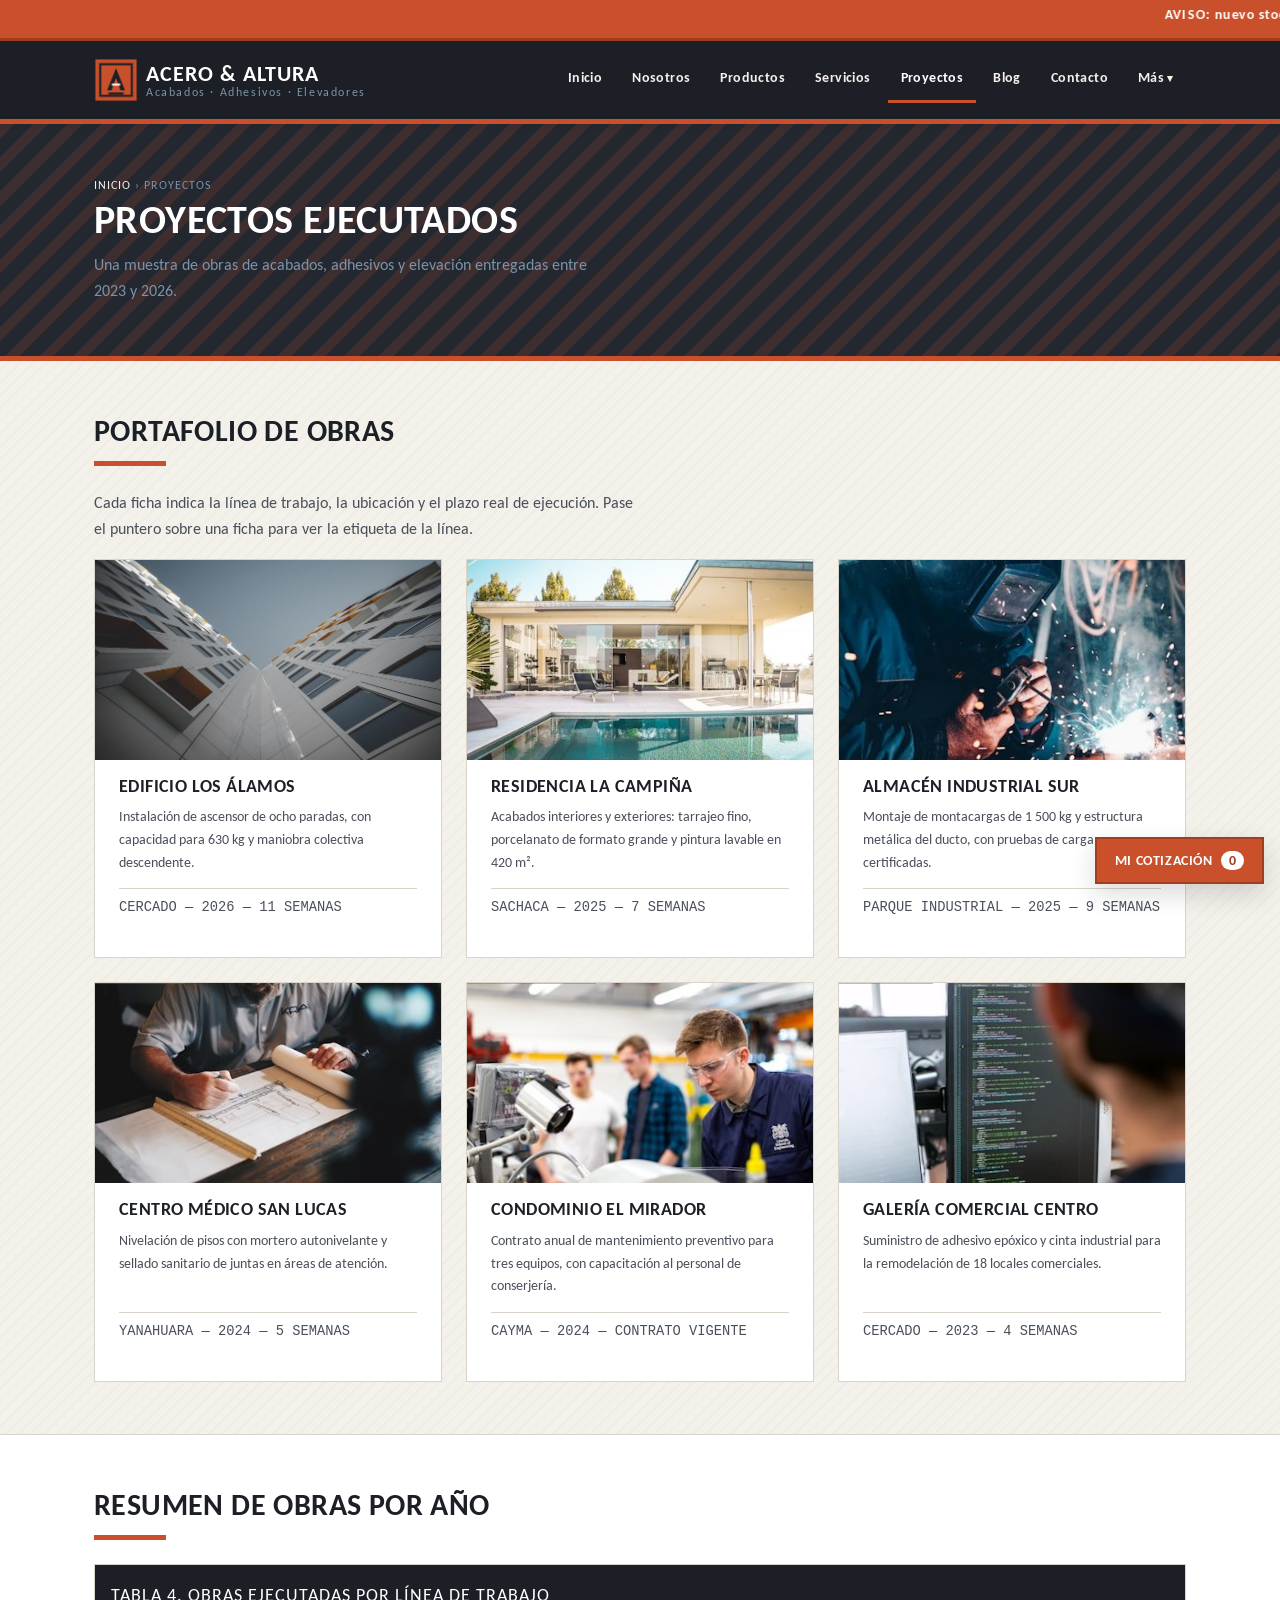
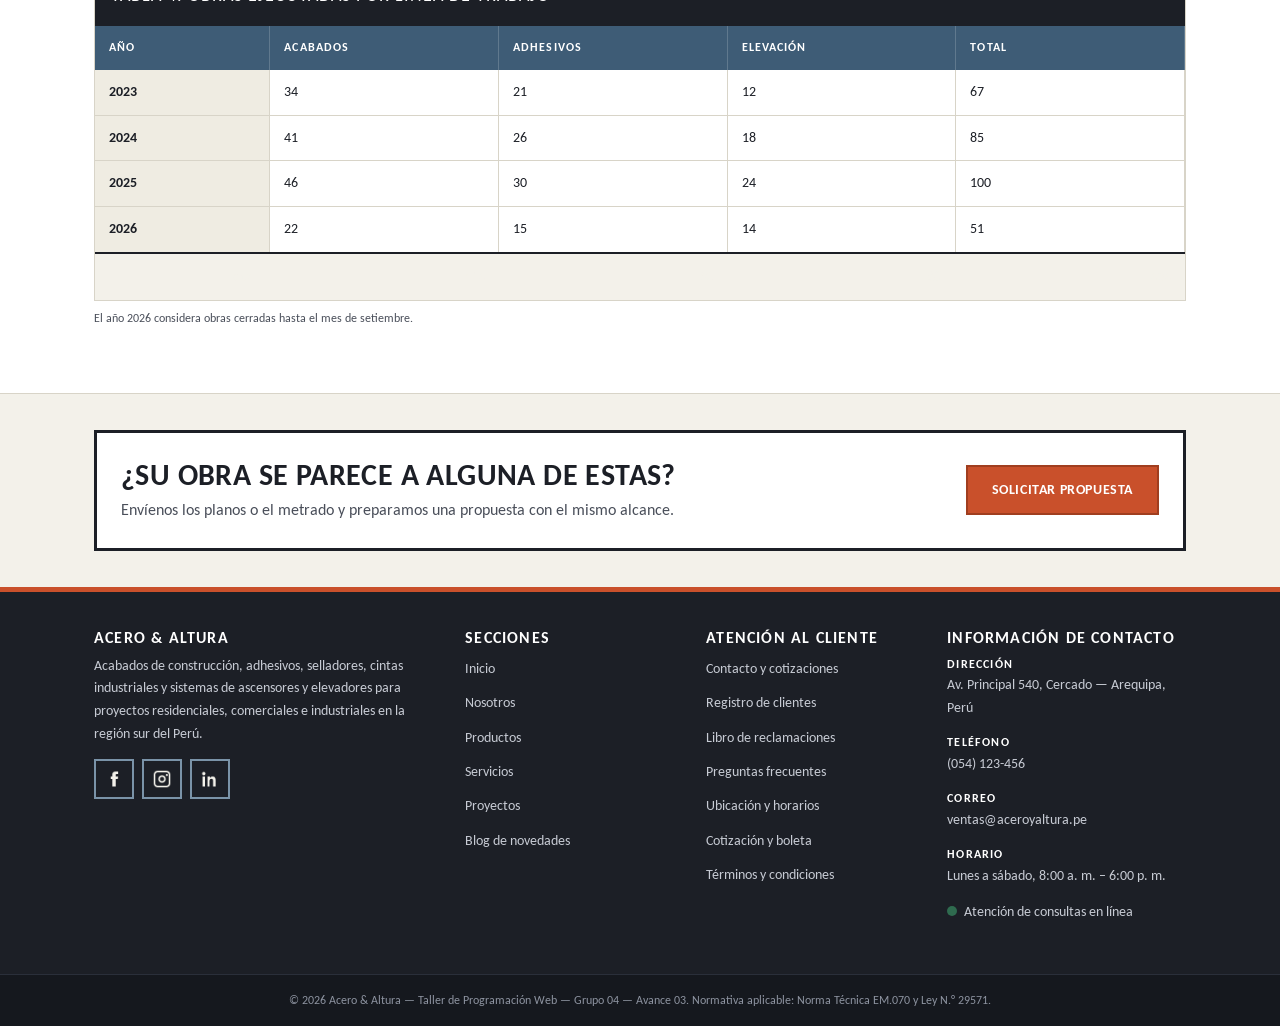
<file: ENTREGA AVANCE DE PROYECTO 03/public_html/HTML/proyectos.html>
<!DOCTYPE html>
<html lang="es">
<head>
  <!-- Metadatos básicos del documento -->
  <meta charset="UTF-8">
  <meta name="viewport" content="width=device-width, initial-scale=1.0">
  <meta http-equiv="X-UA-Compatible" content="IE=edge">
  <meta name="description" content="Portafolio de obras de acabados, adhesivos y sistemas de elevación ejecutadas por Acero y Altura entre 2023 y 2026.">
  <meta name="keywords" content="proyectos de construccion, obras ejecutadas, instalacion de ascensores, acabados, portafolio">
  <meta name="author" content="Grupo 04 - Taller de Programación Web - UTP">
  <meta name="robots" content="index, follow">
  <meta name="theme-color" content="#c9502b">
  <title>Acero &amp; Altura | Proyectos</title>

  <!-- Icono (imagen PNG) propio y hojas de estilo externas -->
  <link rel="icon" type="image/png" href="imagenes/favicon.png">
  <!-- Hoja de estilos única (dividida en bloques) -->
  <link rel="stylesheet" href="CSS/estilos.css">
</head>
<body>

  <!-- Enlace de salto para accesibilidad -->
  <a class="salto-contenido" href="#contenido-principal">Saltar al contenido principal</a>

  <!-- Barra de avisos con texto deslizante -->
  <div class="barra-aviso">
    <marquee behavior="scroll" direction="left" scrollamount="6">
      <strong>Aviso:</strong> nuevo stock de adhesivos y selladores de alto rendimiento &mdash;
      Mantenimiento preventivo de ascensores con 15 % de descuento este mes &mdash;
      Atención de cotizaciones de lunes a sábado, de 8:00 a. m. a 6:00 p. m.
    </marquee>
  </div>

  <!-- Encabezado: logotipo, control del menú móvil y menú de navegación -->
  <header class="encabezado">
    <div class="contenedor">

      <a href="index.html" class="logo">
        <img class="logo-imagen" src="imagenes/logo.png" alt="Logotipo de Acero &amp; Altura">
        <span class="logo-texto">Acero &amp; Altura
          <span>Acabados &middot; Adhesivos &middot; Elevadores</span>
        </span>
      </a>

      <input type="checkbox" id="control-menu" class="control-menu">
      <label for="control-menu" class="boton-menu" title="Abrir o cerrar el menú de navegación">
        <span></span>
      </label>

      <nav class="nav-principal" aria-label="Menú principal">
        <ul>
          <li><a href="index.html">Inicio</a></li>
          <li><a href="nosotros.html">Nosotros</a></li>
          <li><a href="productos.html">Productos</a></li>
          <li><a href="servicios.html">Servicios</a></li>
          <li><a href="proyectos.html" class="activo">Proyectos</a></li>
          <li><a href="blog.html">Blog</a></li>
          <li><a href="Contacto.html">Contacto</a></li>
          <li class="tiene-submenu">
            <a href="Registro.html">Más</a>
            <ul class="submenu">
              <li><a href="Registro.html">Registro de clientes</a></li>
              <li><a href="reclamos.html">Libro de reclamaciones</a></li>
              <li><a href="preguntas.html">Preguntas frecuentes</a></li>
              <li><a href="ubicacion.html">Ubicación y horarios</a></li>
                          <li><a href="cotizacion.html">Cotización y boleta</a></li>
              <li><a href="terminos.html">Términos y condiciones</a></li>
            </ul>
          </li>
        </ul>
      </nav>

    </div>
  </header>

  <main id="contenido-principal">

    <!-- Cabecera de la página con ruta de navegación -->
    <section class="cabecera-pagina">
      <div class="contenedor">
        <p class="ruta-navegacion"><a href="index.html">Inicio</a> &rsaquo; Proyectos</p>
        <h1>Proyectos ejecutados</h1>
        <p>Una muestra de obras de acabados, adhesivos y elevación entregadas entre 2023 y 2026.</p>
      </div>
    </section>

    <!-- FICHAS DE PROYECTO -->
    <section class="seccion">
      <div class="contenedor">
        <h2 class="titulo-seccion">Portafolio de obras</h2>
        <p class="texto-guia">Cada ficha indica la línea de trabajo, la ubicación y el plazo real
           de ejecución. Pase el puntero sobre una ficha para ver la etiqueta de la línea.</p>

        <div class="rejilla-3">

          <article class="tarjeta-proyecto">
            <figure>
              <img src="imagenes/edificio-700.jpg"
                   srcset="imagenes/edificio-320.jpg 320w, imagenes/edificio-700.jpg 700w"
                   sizes="(max-width: 760px) 100vw, 33vw"
                   alt="Edificio multifamiliar de ocho pisos con ascensor instalado"
                   width="700" height="467" loading="lazy">
              <figcaption class="etiqueta-linea">Elevación</figcaption>
            </figure>
            <div class="cuerpo-proyecto">
              <h3>Edificio Los Álamos</h3>
              <p>Instalación de ascensor de ocho paradas, con capacidad para 630 kg
                 y maniobra colectiva descendente.</p>
              <p class="ficha-datos">Cercado &mdash; 2026 &mdash; 11 semanas</p>
            </div>
          </article>

          <article class="tarjeta-proyecto">
            <figure>
              <img src="imagenes/vivienda-420.jpg"
                   srcset="imagenes/vivienda-320.jpg 320w, imagenes/vivienda-420.jpg 420w"
                   sizes="(max-width: 760px) 100vw, 33vw"
                   alt="Vivienda unifamiliar con acabados exteriores terminados"
                   width="420" height="280" loading="lazy">
              <figcaption class="etiqueta-linea">Acabados</figcaption>
            </figure>
            <div class="cuerpo-proyecto">
              <h3>Residencia La Campiña</h3>
              <p>Acabados interiores y exteriores: tarrajeo fino, porcelanato de formato
                 grande y pintura lavable en 420 m&sup2;.</p>
              <p class="ficha-datos">Sachaca &mdash; 2025 &mdash; 7 semanas</p>
            </div>
          </article>

          <article class="tarjeta-proyecto">
            <figure>
              <img src="imagenes/soldadura-380.jpg"
                   srcset="imagenes/soldadura-320.jpg 320w, imagenes/soldadura-380.jpg 380w"
                   sizes="(max-width: 760px) 100vw, 33vw"
                   alt="Trabajos de soldadura para estructura de montacargas"
                   width="380" height="253" loading="lazy">
              <figcaption class="etiqueta-linea">Elevación</figcaption>
            </figure>
            <div class="cuerpo-proyecto">
              <h3>Almacén Industrial Sur</h3>
              <p>Montaje de montacargas de 1 500 kg y estructura metálica del ducto,
                 con pruebas de carga certificadas.</p>
              <p class="ficha-datos">Parque industrial &mdash; 2025 &mdash; 9 semanas</p>
            </div>
          </article>

          <article class="tarjeta-proyecto">
            <figure>
              <img src="imagenes/planos-420.jpg"
                   srcset="imagenes/planos-320.jpg 320w, imagenes/planos-420.jpg 420w"
                   sizes="(max-width: 760px) 100vw, 33vw"
                   alt="Revisión de planos y metrados del proyecto"
                   width="420" height="236" loading="lazy">
              <figcaption class="etiqueta-linea">Acabados</figcaption>
            </figure>
            <div class="cuerpo-proyecto">
              <h3>Centro Médico San Lucas</h3>
              <p>Nivelación de pisos con mortero autonivelante y sellado sanitario
                 de juntas en áreas de atención.</p>
              <p class="ficha-datos">Yanahuara &mdash; 2024 &mdash; 5 semanas</p>
            </div>
          </article>

          <article class="tarjeta-proyecto">
            <figure>
              <img src="imagenes/taller-380.jpg"
                   srcset="imagenes/taller-320.jpg 320w, imagenes/taller-380.jpg 380w"
                   sizes="(max-width: 760px) 100vw, 33vw"
                   alt="Capacitación del personal de mantenimiento de un edificio"
                   width="380" height="253" loading="lazy">
              <figcaption class="etiqueta-linea">Mantenimiento</figcaption>
            </figure>
            <div class="cuerpo-proyecto">
              <h3>Condominio El Mirador</h3>
              <p>Contrato anual de mantenimiento preventivo para tres equipos,
                 con capacitación al personal de conserjería.</p>
              <p class="ficha-datos">Cayma &mdash; 2024 &mdash; Contrato vigente</p>
            </div>
          </article>

          <article class="tarjeta-proyecto">
            <figure>
              <img src="imagenes/oficina-380.jpg"
                   srcset="imagenes/oficina-320.jpg 320w, imagenes/oficina-380.jpg 380w"
                   sizes="(max-width: 760px) 100vw, 33vw"
                   alt="Oficina técnica durante el seguimiento de una obra"
                   width="380" height="570" loading="lazy">
              <figcaption class="etiqueta-linea">Adhesivos</figcaption>
            </figure>
            <div class="cuerpo-proyecto">
              <h3>Galería Comercial Centro</h3>
              <p>Suministro de adhesivo epóxico y cinta industrial para la remodelación
                 de 18 locales comerciales.</p>
              <p class="ficha-datos">Cercado &mdash; 2023 &mdash; 4 semanas</p>
            </div>
          </article>

        </div>
      </div>
    </section>

    <!-- RESUMEN EN TABLA -->
    <section class="seccion fondo-alterno">
      <div class="contenedor">
        <h2 class="titulo-seccion">Resumen de obras por año</h2>
        <div class="envoltorio-tabla">
          <table class="tabla-datos">
            <caption>Tabla 4. Obras ejecutadas por línea de trabajo</caption>
            <colgroup>
              <col class="col-codigo">
              <col class="col-unidad">
              <col class="col-unidad">
              <col class="col-unidad">
              <col class="col-unidad">
            </colgroup>
            <thead>
              <tr>
                <th scope="col">Año</th>
                <th scope="col">Acabados</th>
                <th scope="col">Adhesivos</th>
                <th scope="col">Elevación</th>
                <th scope="col">Total</th>
              </tr>
            </thead>
            <tbody>
              <tr>
                <th scope="row">2023</th><td>34</td><td>21</td><td>12</td><td>67</td>
              </tr>
              <tr>
                <th scope="row">2024</th><td>41</td><td>26</td><td>18</td><td>85</td>
              </tr>
              <tr>
                <th scope="row">2025</th><td>46</td><td>30</td><td>24</td><td>100</td>
              </tr>
              <tr>
                <th scope="row">2026</th><td>22</td><td>15</td><td>14</td><td>51</td>
              </tr>
            </tbody>
            <tfoot>
              <tr>
                <th scope="row">Total</th><td>143</td><td>92</td><td>68</td><td>303</td>
              </tr>
            </tfoot>
          </table>
        </div>
        <p class="nota-tabla">El año 2026 considera obras cerradas hasta el mes de setiembre.</p>
      </div>
    </section>

    <section class="franja-cta">
      <div class="contenedor">
        <div class="caja-cta">
          <div>
            <h2>¿Su obra se parece a alguna de estas?</h2>
            <p>Envíenos los planos o el metrado y preparamos una propuesta con el mismo alcance.</p>
          </div>
          <a href="Contacto.html" class="boton boton-acento">Solicitar propuesta</a>
        </div>
      </div>
    </section>
  </main>

  <!-- Pie de página -->
  <footer class="pie-pagina">
    <div class="contenedor">

      <div>
        <h4>Acero &amp; Altura</h4>
        <p>Acabados de construcción, adhesivos, selladores, cintas industriales y sistemas
           de ascensores y elevadores para proyectos residenciales, comerciales e industriales
           en la región sur del Perú.</p>
        <ul class="redes-sociales">
          <li><a class="boton-red" href="https://www.facebook.com" target="_blank" rel="noopener"
                 title="Facebook de Acero y Altura (enlace externo)"><span class="icono-red"><img class="icono-claro" src="imagenes/red-facebook-claro.png" alt=""><img class="icono-blanco" src="imagenes/red-facebook-blanco.png" alt=""></span><span class="salto-contenido">Facebook</span></a></li>
          <li><a class="boton-red" href="https://www.instagram.com" target="_blank" rel="noopener"
                 title="Instagram de Acero y Altura (enlace externo)"><span class="icono-red"><img class="icono-claro" src="imagenes/red-instagram-claro.png" alt=""><img class="icono-blanco" src="imagenes/red-instagram-blanco.png" alt=""></span><span class="salto-contenido">Instagram</span></a></li>
          <li><a class="boton-red" href="https://www.linkedin.com" target="_blank" rel="noopener"
                 title="LinkedIn de Acero y Altura (enlace externo)"><span class="icono-red"><img class="icono-claro" src="imagenes/red-linkedin-claro.png" alt=""><img class="icono-blanco" src="imagenes/red-linkedin-blanco.png" alt=""></span><span class="salto-contenido">LinkedIn</span></a></li>
        </ul>
      </div>

      <div>
        <h4>Secciones</h4>
        <ul>
          <li><a href="index.html">Inicio</a></li>
          <li><a href="nosotros.html">Nosotros</a></li>
          <li><a href="productos.html">Productos</a></li>
          <li><a href="servicios.html">Servicios</a></li>
          <li><a href="proyectos.html">Proyectos</a></li>
          <li><a href="blog.html">Blog de novedades</a></li>
        </ul>
      </div>

      <div>
        <h4>Atención al cliente</h4>
        <ul>
          <li><a href="Contacto.html">Contacto y cotizaciones</a></li>
          <li><a href="Registro.html">Registro de clientes</a></li>
          <li><a href="reclamos.html">Libro de reclamaciones</a></li>
          <li><a href="preguntas.html">Preguntas frecuentes</a></li>
          <li><a href="ubicacion.html">Ubicación y horarios</a></li>
                  <li><a href="cotizacion.html">Cotización y boleta</a></li>
          <li><a href="terminos.html">Términos y condiciones</a></li>
        </ul>
      </div>

      <div class="contacto-pie">
        <h4>Información de contacto</h4>
        <p><b>Dirección</b> Av. Principal 540, Cercado &mdash; Arequipa, Perú</p>
        <p><b>Teléfono</b> (054) 123-456</p>
        <p><b>Correo</b> ventas@aceroyaltura.pe</p>
        <p><b>Horario</b> Lunes a sábado, 8:00 a. m. &ndash; 6:00 p. m.</p>
        <p><span class="punto-estado"></span> Atención de consultas en línea</p>
      </div>

    </div>

    <div class="franja-legal">
      &copy; 2026 Acero &amp; Altura &mdash; Taller de Programación Web &mdash; Grupo 04 &mdash; Avance 03.
      Normativa aplicable:
      Norma Técnica EM.070 y
      Ley N.&deg; 29571.
    </div>
  </footer>

  <script src="js/app.js"></script>

</body>
</html>
</file>
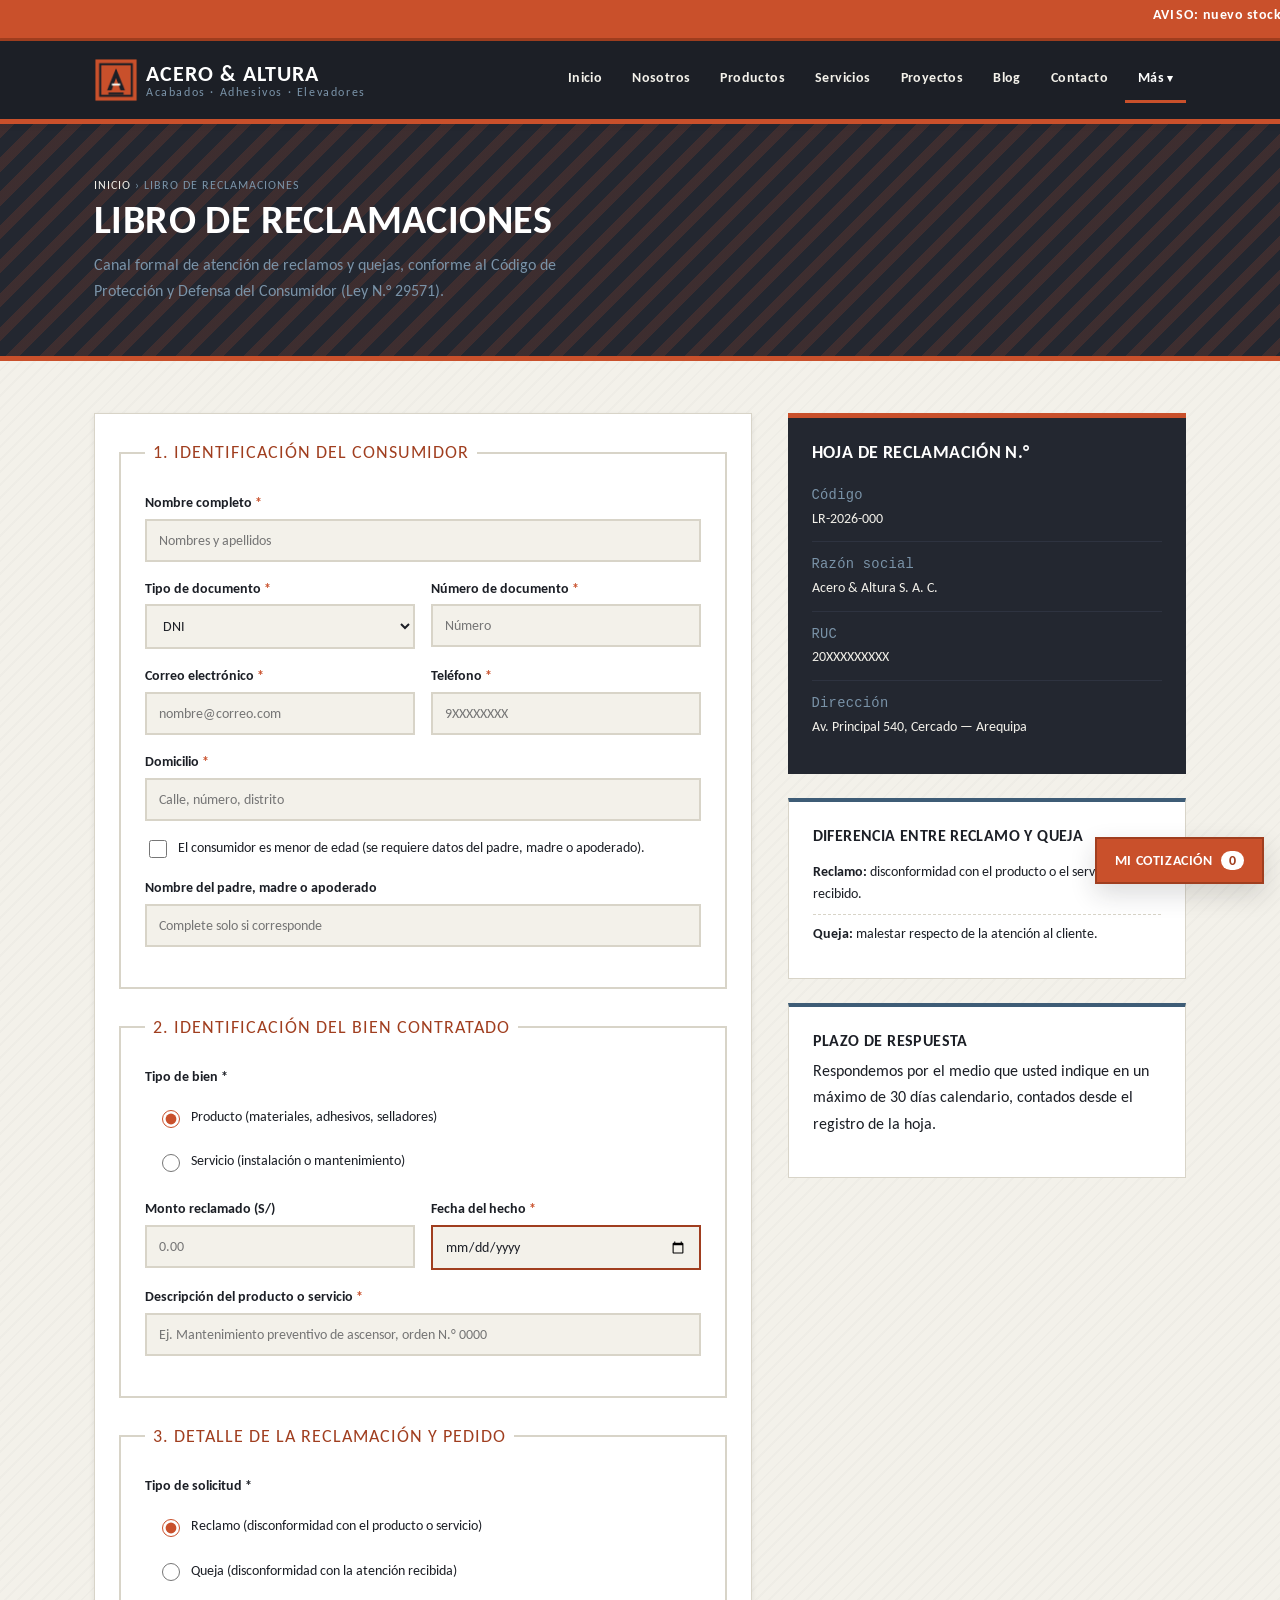
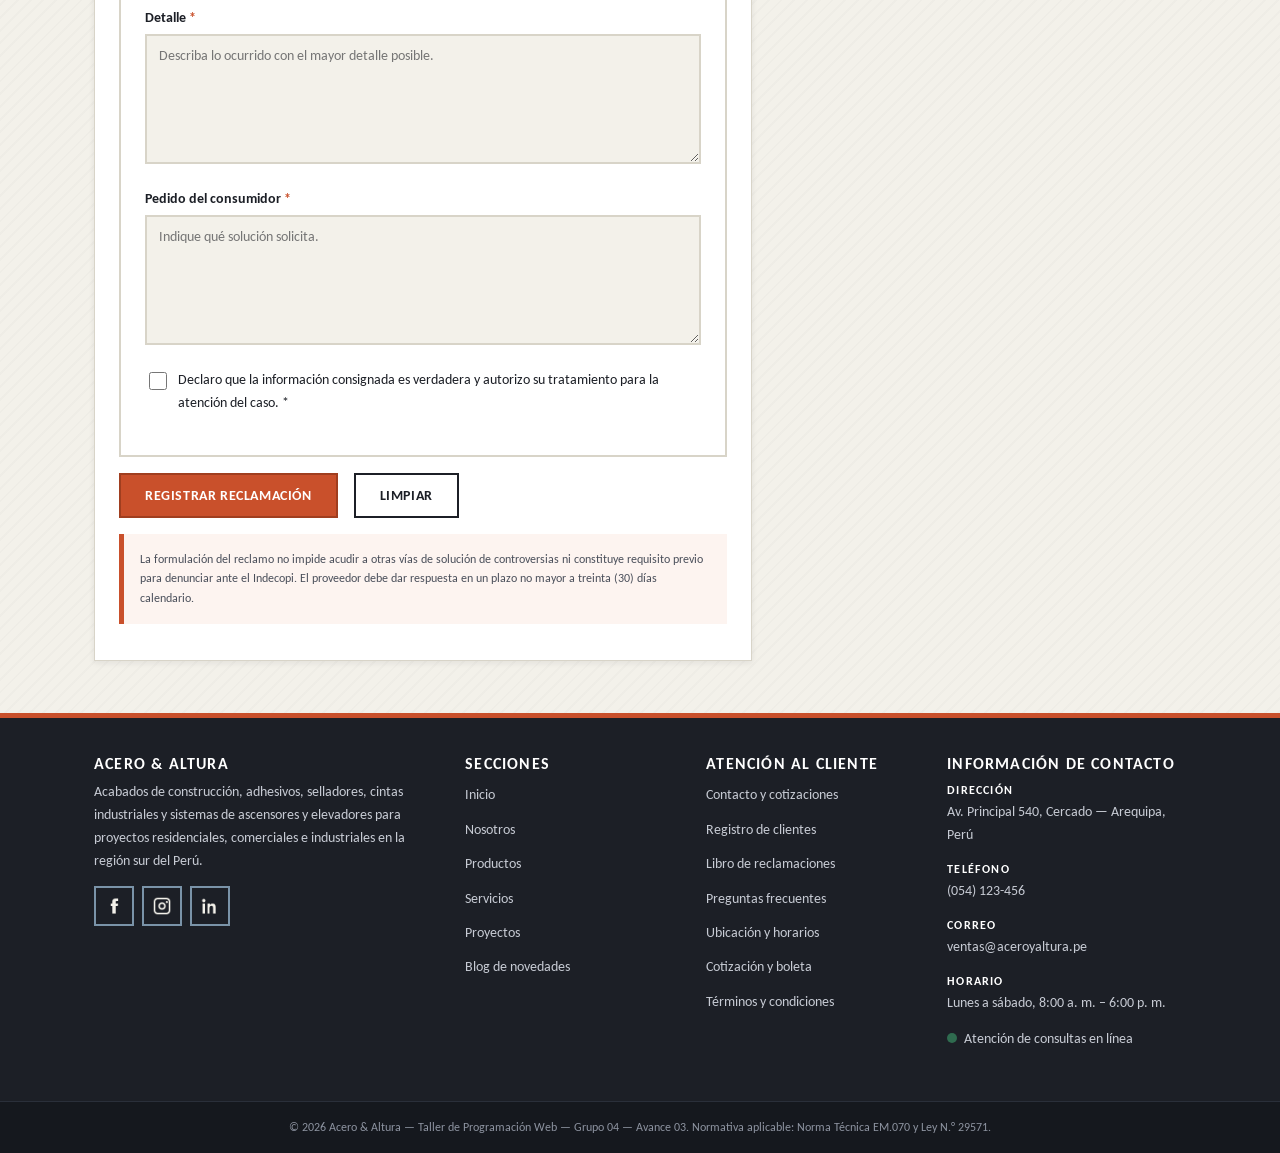
<file: ENTREGA AVANCE DE PROYECTO 03/public_html/HTML/reclamos.html>
<!DOCTYPE html>
<html lang="es">
<head>
  <!-- Metadatos básicos del documento -->
  <meta charset="UTF-8">
  <meta name="viewport" content="width=device-width, initial-scale=1.0">
  <meta http-equiv="X-UA-Compatible" content="IE=edge">
  <meta name="description" content="Libro de reclamaciones virtual de Acero y Altura, conforme al Código de Protección y Defensa del Consumidor, Ley N.° 29571.">
  <meta name="keywords" content="libro de reclamaciones, reclamo, queja, Ley 29571, Indecopi, consumidor">
  <meta name="author" content="Grupo 04 - Taller de Programación Web - UTP">
  <meta name="robots" content="index, follow">
  <meta name="theme-color" content="#c9502b">
  <title>Acero &amp; Altura | Libro de reclamaciones</title>

  <!-- Icono (imagen PNG) propio y hojas de estilo externas -->
  <link rel="icon" type="image/png" href="imagenes/favicon.png">
  <!-- Hoja de estilos única (dividida en bloques) -->
  <link rel="stylesheet" href="CSS/estilos.css">
</head>
<body>

  <!-- Enlace de salto para accesibilidad -->
  <a class="salto-contenido" href="#contenido-principal">Saltar al contenido principal</a>

  <!-- Barra de avisos con texto deslizante -->
  <div class="barra-aviso">
    <marquee behavior="scroll" direction="left" scrollamount="6">
      <strong>Aviso:</strong> nuevo stock de adhesivos y selladores de alto rendimiento &mdash;
      Mantenimiento preventivo de ascensores con 15 % de descuento este mes &mdash;
      Atención de cotizaciones de lunes a sábado, de 8:00 a. m. a 6:00 p. m.
    </marquee>
  </div>

  <!-- Encabezado: logotipo, control del menú móvil y menú de navegación -->
  <header class="encabezado">
    <div class="contenedor">

      <a href="index.html" class="logo">
        <img class="logo-imagen" src="imagenes/logo.png" alt="Logotipo de Acero &amp; Altura">
        <span class="logo-texto">Acero &amp; Altura
          <span>Acabados &middot; Adhesivos &middot; Elevadores</span>
        </span>
      </a>

      <input type="checkbox" id="control-menu" class="control-menu">
      <label for="control-menu" class="boton-menu" title="Abrir o cerrar el menú de navegación">
        <span></span>
      </label>

      <nav class="nav-principal" aria-label="Menú principal">
        <ul>
          <li><a href="index.html">Inicio</a></li>
          <li><a href="nosotros.html">Nosotros</a></li>
          <li><a href="productos.html">Productos</a></li>
          <li><a href="servicios.html">Servicios</a></li>
          <li><a href="proyectos.html">Proyectos</a></li>
          <li><a href="blog.html">Blog</a></li>
          <li><a href="Contacto.html">Contacto</a></li>
          <li class="tiene-submenu">
            <a href="Registro.html" class="activo">Más</a>
            <ul class="submenu">
              <li><a href="Registro.html">Registro de clientes</a></li>
              <li><a href="reclamos.html" class="activo">Libro de reclamaciones</a></li>
              <li><a href="preguntas.html">Preguntas frecuentes</a></li>
              <li><a href="ubicacion.html">Ubicación y horarios</a></li>
                          <li><a href="cotizacion.html">Cotización y boleta</a></li>
              <li><a href="terminos.html">Términos y condiciones</a></li>
            </ul>
          </li>
        </ul>
      </nav>

    </div>
  </header>

  <main id="contenido-principal">

    <!-- Cabecera de la página con ruta de navegación -->
    <section class="cabecera-pagina">
      <div class="contenedor">
        <p class="ruta-navegacion"><a href="index.html">Inicio</a> &rsaquo; Libro de reclamaciones</p>
        <h1>Libro de reclamaciones</h1>
        <p>Canal formal de atención de reclamos y quejas, conforme al Código de Protección y Defensa del Consumidor (Ley N.° 29571).</p>
      </div>
    </section>

    <section class="seccion">
      <div class="contenedor rejilla-formulario">

        <form class="formulario" action="#" method="post" name="formularioReclamos">

          <fieldset>
            <legend>1. Identificación del consumidor</legend>

            <div class="campo">
              <label for="rec-nombre">Nombre completo <span class="obligatorio">*</span></label>
              <input type="text" id="rec-nombre" name="recNombre" maxlength="100"
                     placeholder="Nombres y apellidos" required>
            </div>

            <div class="campo campo-doble">
              <div>
                <label for="rec-tipodoc">Tipo de documento <span class="obligatorio">*</span></label>
                <select id="rec-tipodoc" name="recTipoDoc" required>
                  <option value="dni">DNI</option>
                  <option value="ce">Carné de extranjería</option>
                  <option value="pasaporte">Pasaporte</option>
                  <option value="ruc">RUC</option>
                </select>
              </div>
              <div>
                <label for="rec-numdoc">Número de documento <span class="obligatorio">*</span></label>
                <input type="text" id="rec-numdoc" name="recNumDoc" pattern="[0-9A-Za-z]{8,12}"
                       placeholder="Número" required>
              </div>
            </div>

            <div class="campo campo-doble">
              <div>
                <label for="rec-correo">Correo electrónico <span class="obligatorio">*</span></label>
                <input type="email" id="rec-correo" name="recCorreo"
                       placeholder="nombre@correo.com" required>
              </div>
              <div>
                <label for="rec-telefono">Teléfono <span class="obligatorio">*</span></label>
                <input type="tel" id="rec-telefono" name="recTelefono" pattern="[0-9]{6,12}"
                       placeholder="9XXXXXXXX" required>
              </div>
            </div>

            <div class="campo">
              <label for="rec-domicilio">Domicilio <span class="obligatorio">*</span></label>
              <input type="text" id="rec-domicilio" name="recDomicilio"
                     placeholder="Calle, número, distrito" required>
            </div>

            <div class="campo-check">
              <input type="checkbox" id="rec-menor" name="recMenor">
              <label for="rec-menor">El consumidor es menor de edad (se requiere datos del
                 padre, madre o apoderado).</label>
            </div>

            <div class="campo">
              <label for="rec-apoderado">Nombre del padre, madre o apoderado</label>
              <input type="text" id="rec-apoderado" name="recApoderado"
                     placeholder="Complete solo si corresponde">
            </div>
          </fieldset>

          <fieldset>
            <legend>2. Identificación del bien contratado</legend>

            <div class="grupo-opciones">
              <span>Tipo de bien <span class="obligatorio">*</span></span>
              <div class="opcion">
                <input type="radio" id="bien-producto" name="recBien" value="producto" checked>
                <label for="bien-producto">Producto (materiales, adhesivos, selladores)</label>
              </div>
              <div class="opcion">
                <input type="radio" id="bien-servicio" name="recBien" value="servicio">
                <label for="bien-servicio">Servicio (instalación o mantenimiento)</label>
              </div>
            </div>

            <div class="campo campo-doble">
              <div>
                <label for="rec-monto">Monto reclamado (S/)</label>
                <input type="number" id="rec-monto" name="recMonto" min="0" step="0.10"
                       placeholder="0.00">
              </div>
              <div>
                <label for="rec-fecha">Fecha del hecho <span class="obligatorio">*</span></label>
                <input type="date" id="rec-fecha" name="recFecha" required>
              </div>
            </div>

            <div class="campo">
              <label for="rec-descripcion">Descripción del producto o servicio
                 <span class="obligatorio">*</span></label>
              <input type="text" id="rec-descripcion" name="recDescripcion"
                     placeholder="Ej. Mantenimiento preventivo de ascensor, orden N.° 0000" required>
            </div>
          </fieldset>

          <fieldset>
            <legend>3. Detalle de la reclamación y pedido</legend>

            <div class="grupo-opciones">
              <span>Tipo de solicitud <span class="obligatorio">*</span></span>
              <div class="opcion">
                <input type="radio" id="tipo-reclamo" name="recTipo" value="reclamo" checked>
                <label for="tipo-reclamo">Reclamo (disconformidad con el producto o servicio)</label>
              </div>
              <div class="opcion">
                <input type="radio" id="tipo-queja" name="recTipo" value="queja">
                <label for="tipo-queja">Queja (disconformidad con la atención recibida)</label>
              </div>
            </div>

            <div class="campo">
              <label for="rec-detalle">Detalle <span class="obligatorio">*</span></label>
              <textarea id="rec-detalle" name="recDetalle" rows="6"
                        placeholder="Describa lo ocurrido con el mayor detalle posible." required></textarea>
            </div>

            <div class="campo">
              <label for="rec-pedido">Pedido del consumidor <span class="obligatorio">*</span></label>
              <textarea id="rec-pedido" name="recPedido" rows="4"
                        placeholder="Indique qué solución solicita." required></textarea>
            </div>

            <div class="campo-check">
              <input type="checkbox" id="rec-veracidad" name="recVeracidad" required>
              <label for="rec-veracidad">Declaro que la información consignada es verdadera y
                 autorizo su tratamiento para la atención del caso.
                 <span class="obligatorio">*</span></label>
            </div>
          </fieldset>

          <div class="acciones-formulario">
            <button type="submit" class="boton boton-acento">Registrar reclamación</button>
            <button type="reset" class="boton">Limpiar</button>
          </div>

          <p class="aviso-legal">La formulación del reclamo no impide acudir a otras vías de
             solución de controversias ni constituye requisito previo para denunciar ante el
             Indecopi. El proveedor debe dar respuesta en un plazo no mayor
             a treinta (30) días calendario.</p>
        </form>

        <aside class="barra-lateral">
          <div class="panel-lateral">
            <h3>Hoja de reclamación N.&deg;</h3>
            <ul>
              <li><span class="dato-tecnico">Código</span><br>LR-2026-000</li>
              <li><span class="dato-tecnico">Razón social</span><br>Acero &amp; Altura S. A. C.</li>
              <li><span class="dato-tecnico">RUC</span><br>20XXXXXXXXX</li>
              <li><span class="dato-tecnico">Dirección</span><br>Av. Principal 540, Cercado &mdash; Arequipa</li>
            </ul>
          </div>

          <div class="caja-lateral">
            <h3>Diferencia entre reclamo y queja</h3>
            <ul>
              <li><strong>Reclamo:</strong> disconformidad con el producto o el servicio recibido.</li>
              <li><strong>Queja:</strong> malestar respecto de la atención al cliente.</li>
            </ul>
          </div>

          <div class="caja-lateral">
            <h3>Plazo de respuesta</h3>
            <p>Respondemos por el medio que usted indique en un máximo de 30 días calendario,
               contados desde el registro de la hoja.</p>
          </div>
        </aside>

      </div>
    </section>
  </main>

  <!-- Pie de página -->
  <footer class="pie-pagina">
    <div class="contenedor">

      <div>
        <h4>Acero &amp; Altura</h4>
        <p>Acabados de construcción, adhesivos, selladores, cintas industriales y sistemas
           de ascensores y elevadores para proyectos residenciales, comerciales e industriales
           en la región sur del Perú.</p>
        <ul class="redes-sociales">
          <li><a class="boton-red" href="https://www.facebook.com" target="_blank" rel="noopener"
                 title="Facebook de Acero y Altura (enlace externo)"><span class="icono-red"><img class="icono-claro" src="imagenes/red-facebook-claro.png" alt=""><img class="icono-blanco" src="imagenes/red-facebook-blanco.png" alt=""></span><span class="salto-contenido">Facebook</span></a></li>
          <li><a class="boton-red" href="https://www.instagram.com" target="_blank" rel="noopener"
                 title="Instagram de Acero y Altura (enlace externo)"><span class="icono-red"><img class="icono-claro" src="imagenes/red-instagram-claro.png" alt=""><img class="icono-blanco" src="imagenes/red-instagram-blanco.png" alt=""></span><span class="salto-contenido">Instagram</span></a></li>
          <li><a class="boton-red" href="https://www.linkedin.com" target="_blank" rel="noopener"
                 title="LinkedIn de Acero y Altura (enlace externo)"><span class="icono-red"><img class="icono-claro" src="imagenes/red-linkedin-claro.png" alt=""><img class="icono-blanco" src="imagenes/red-linkedin-blanco.png" alt=""></span><span class="salto-contenido">LinkedIn</span></a></li>
        </ul>
      </div>

      <div>
        <h4>Secciones</h4>
        <ul>
          <li><a href="index.html">Inicio</a></li>
          <li><a href="nosotros.html">Nosotros</a></li>
          <li><a href="productos.html">Productos</a></li>
          <li><a href="servicios.html">Servicios</a></li>
          <li><a href="proyectos.html">Proyectos</a></li>
          <li><a href="blog.html">Blog de novedades</a></li>
        </ul>
      </div>

      <div>
        <h4>Atención al cliente</h4>
        <ul>
          <li><a href="Contacto.html">Contacto y cotizaciones</a></li>
          <li><a href="Registro.html">Registro de clientes</a></li>
          <li><a href="reclamos.html">Libro de reclamaciones</a></li>
          <li><a href="preguntas.html">Preguntas frecuentes</a></li>
          <li><a href="ubicacion.html">Ubicación y horarios</a></li>
                  <li><a href="cotizacion.html">Cotización y boleta</a></li>
          <li><a href="terminos.html">Términos y condiciones</a></li>
        </ul>
      </div>

      <div class="contacto-pie">
        <h4>Información de contacto</h4>
        <p><b>Dirección</b> Av. Principal 540, Cercado &mdash; Arequipa, Perú</p>
        <p><b>Teléfono</b> (054) 123-456</p>
        <p><b>Correo</b> ventas@aceroyaltura.pe</p>
        <p><b>Horario</b> Lunes a sábado, 8:00 a. m. &ndash; 6:00 p. m.</p>
        <p><span class="punto-estado"></span> Atención de consultas en línea</p>
      </div>

    </div>

    <div class="franja-legal">
      &copy; 2026 Acero &amp; Altura &mdash; Taller de Programación Web &mdash; Grupo 04 &mdash; Avance 03.
      Normativa aplicable:
      Norma Técnica EM.070 y
      Ley N.&deg; 29571.
    </div>
  </footer>

  <script src="js/app.js"></script>

</body>
</html>
</file>
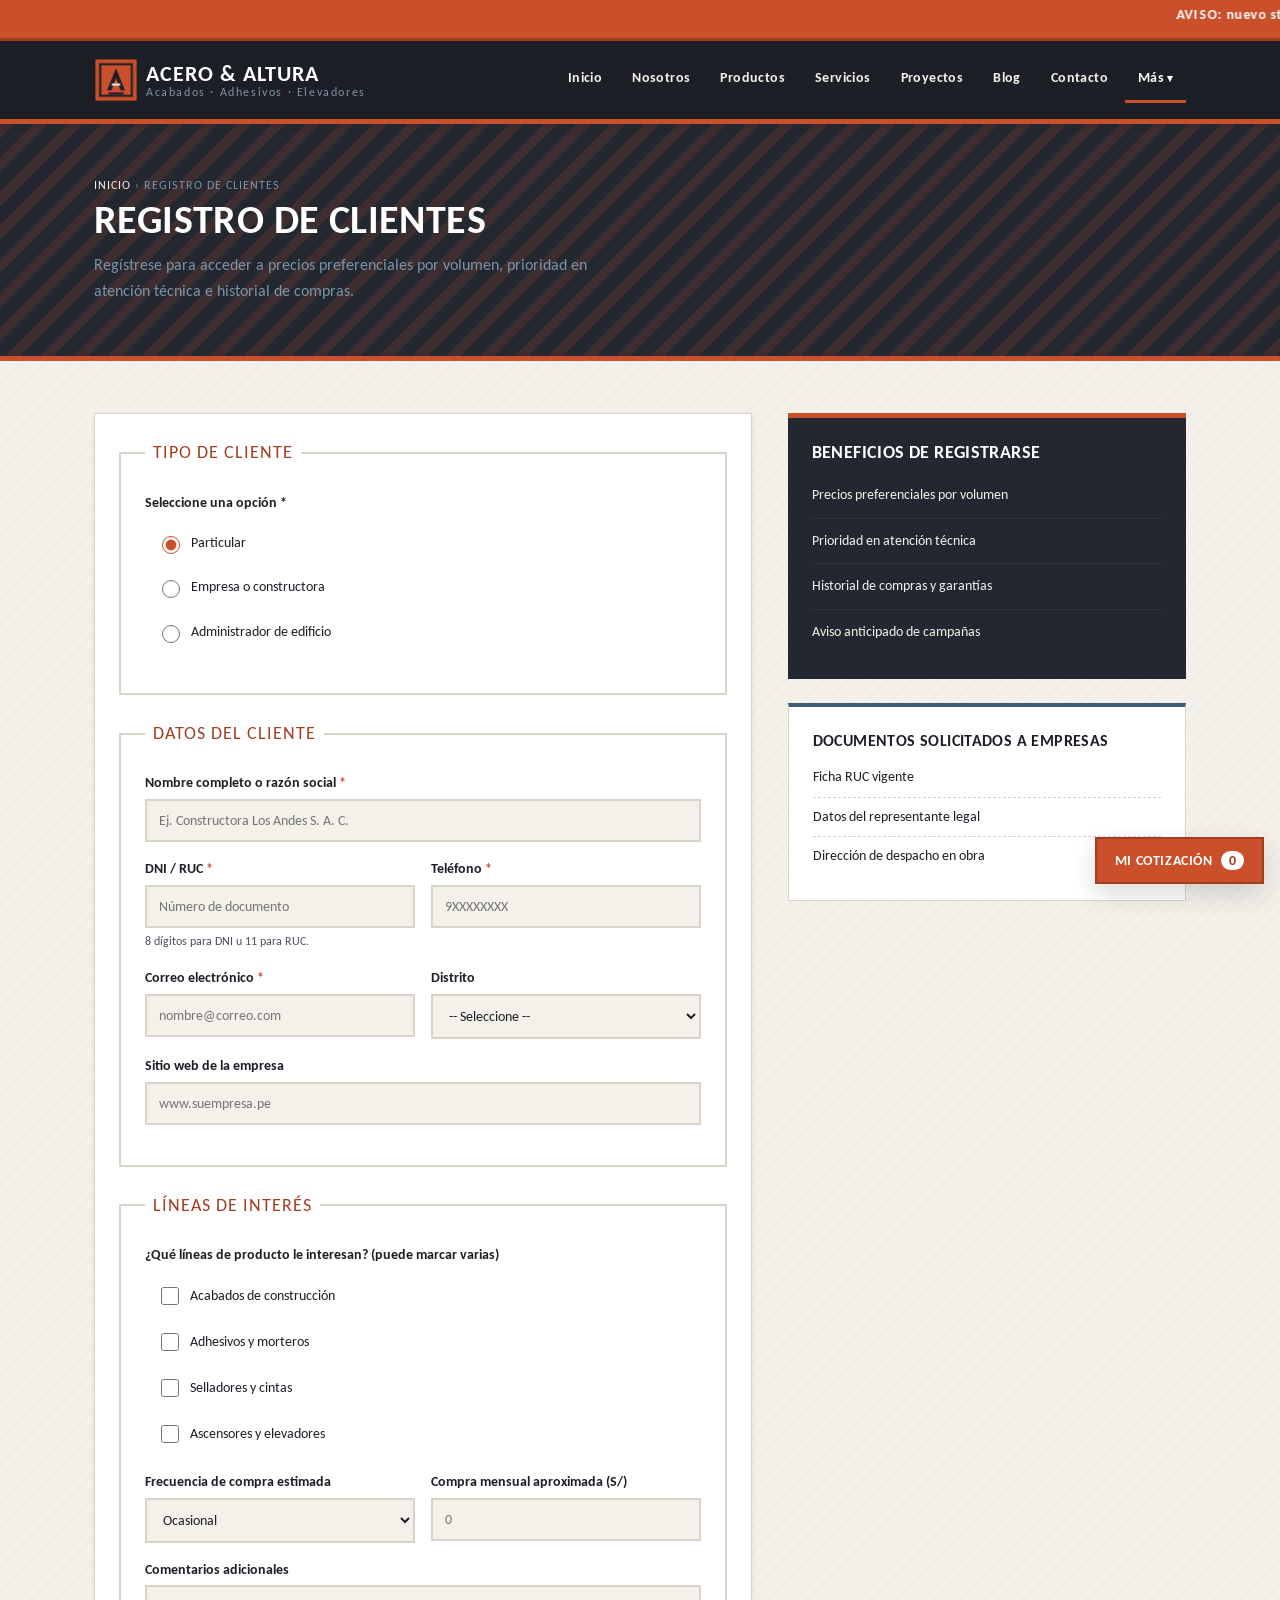
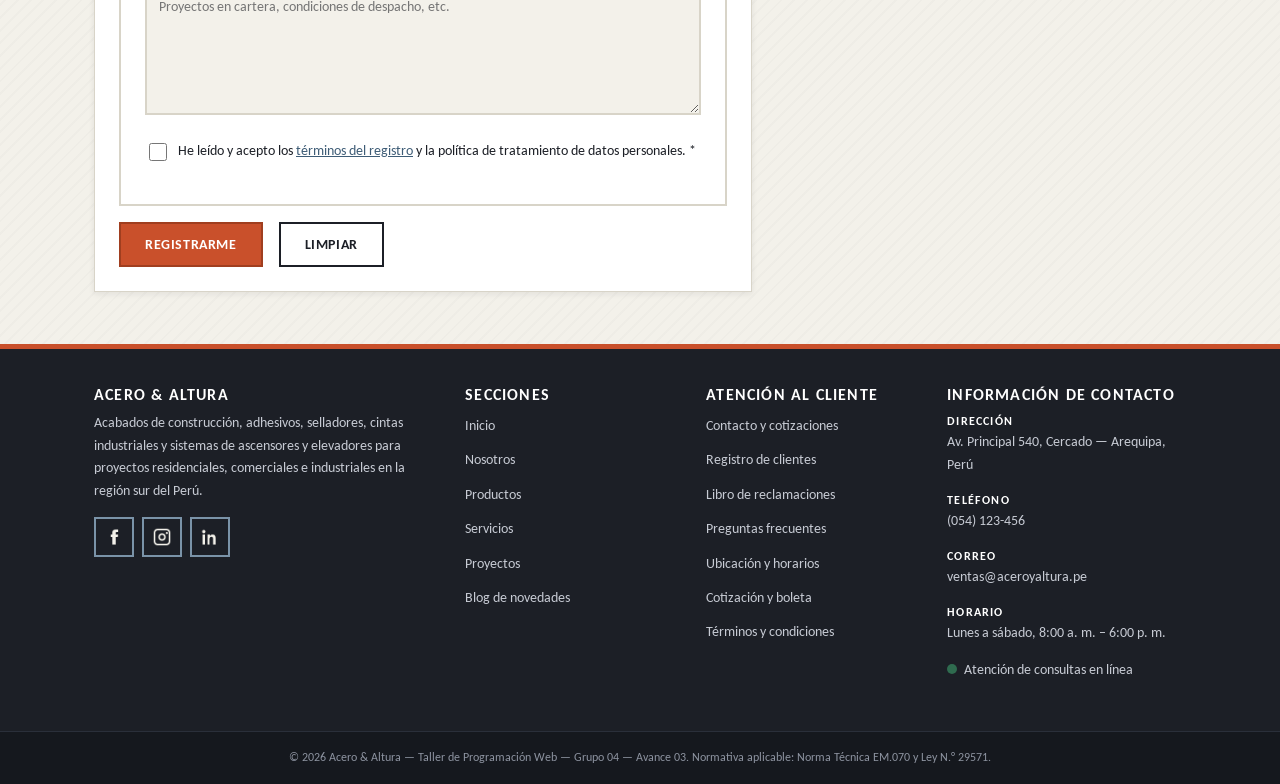
<file: ENTREGA AVANCE DE PROYECTO 03/public_html/HTML/Registro.html>
<!DOCTYPE html>
<html lang="es">
<head>
  <!-- Metadatos básicos del documento -->
  <meta charset="UTF-8">
  <meta name="viewport" content="width=device-width, initial-scale=1.0">
  <meta http-equiv="X-UA-Compatible" content="IE=edge">
  <meta name="description" content="Formulario de registro de clientes particulares, empresas constructoras y administradores de edificios.">
  <meta name="keywords" content="registro de clientes, precios por volumen, constructoras, administradores de edificios">
  <meta name="author" content="Grupo 04 - Taller de Programación Web - UTP">
  <meta name="robots" content="index, follow">
  <meta name="theme-color" content="#c9502b">
  <title>Acero &amp; Altura | Registro de clientes</title>

  <!-- Icono (imagen PNG) propio y hojas de estilo externas -->
  <link rel="icon" type="image/png" href="imagenes/favicon.png">
  <!-- Hoja de estilos única (dividida en bloques) -->
  <link rel="stylesheet" href="CSS/estilos.css">
</head>
<body>

  <!-- Enlace de salto para accesibilidad -->
  <a class="salto-contenido" href="#contenido-principal">Saltar al contenido principal</a>

  <!-- Barra de avisos con texto deslizante -->
  <div class="barra-aviso">
    <marquee behavior="scroll" direction="left" scrollamount="6">
      <strong>Aviso:</strong> nuevo stock de adhesivos y selladores de alto rendimiento &mdash;
      Mantenimiento preventivo de ascensores con 15 % de descuento este mes &mdash;
      Atención de cotizaciones de lunes a sábado, de 8:00 a. m. a 6:00 p. m.
    </marquee>
  </div>

  <!-- Encabezado: logotipo, control del menú móvil y menú de navegación -->
  <header class="encabezado">
    <div class="contenedor">

      <a href="index.html" class="logo">
        <img class="logo-imagen" src="imagenes/logo.png" alt="Logotipo de Acero &amp; Altura">
        <span class="logo-texto">Acero &amp; Altura
          <span>Acabados &middot; Adhesivos &middot; Elevadores</span>
        </span>
      </a>

      <input type="checkbox" id="control-menu" class="control-menu">
      <label for="control-menu" class="boton-menu" title="Abrir o cerrar el menú de navegación">
        <span></span>
      </label>

      <nav class="nav-principal" aria-label="Menú principal">
        <ul>
          <li><a href="index.html">Inicio</a></li>
          <li><a href="nosotros.html">Nosotros</a></li>
          <li><a href="productos.html">Productos</a></li>
          <li><a href="servicios.html">Servicios</a></li>
          <li><a href="proyectos.html">Proyectos</a></li>
          <li><a href="blog.html">Blog</a></li>
          <li><a href="Contacto.html">Contacto</a></li>
          <li class="tiene-submenu">
            <a href="Registro.html" class="activo">Más</a>
            <ul class="submenu">
              <li><a href="Registro.html" class="activo">Registro de clientes</a></li>
              <li><a href="reclamos.html">Libro de reclamaciones</a></li>
              <li><a href="preguntas.html">Preguntas frecuentes</a></li>
              <li><a href="ubicacion.html">Ubicación y horarios</a></li>
                          <li><a href="cotizacion.html">Cotización y boleta</a></li>
              <li><a href="terminos.html">Términos y condiciones</a></li>
            </ul>
          </li>
        </ul>
      </nav>

    </div>
  </header>

  <main id="contenido-principal">

    <!-- Cabecera de la página con ruta de navegación -->
    <section class="cabecera-pagina">
      <div class="contenedor">
        <p class="ruta-navegacion"><a href="index.html">Inicio</a> &rsaquo; Registro de clientes</p>
        <h1>Registro de clientes</h1>
        <p>Regístrese para acceder a precios preferenciales por volumen, prioridad en atención técnica e historial de compras.</p>
      </div>
    </section>

    <section class="seccion">
      <div class="contenedor rejilla-formulario">

        <form class="formulario" action="#" method="post" name="formularioRegistro">

          <fieldset>
            <legend>Tipo de cliente</legend>
            <div class="grupo-opciones">
              <span>Seleccione una opción <span class="obligatorio">*</span></span>
              <div class="opcion">
                <input type="radio" id="tipo-particular" name="tipoCliente" value="particular" checked>
                <label for="tipo-particular">Particular</label>
              </div>
              <div class="opcion">
                <input type="radio" id="tipo-empresa" name="tipoCliente" value="empresa">
                <label for="tipo-empresa">Empresa o constructora</label>
              </div>
              <div class="opcion">
                <input type="radio" id="tipo-administrador" name="tipoCliente" value="administrador">
                <label for="tipo-administrador">Administrador de edificio</label>
              </div>
            </div>
          </fieldset>

          <fieldset>
            <legend>Datos del cliente</legend>

            <div class="campo">
              <label for="razon">Nombre completo o razón social <span class="obligatorio">*</span></label>
              <input type="text" id="razon" name="razon"
                     placeholder="Ej. Constructora Los Andes S. A. C." maxlength="120" required>
            </div>

            <div class="campo campo-doble">
              <div>
                <label for="documento">DNI / RUC <span class="obligatorio">*</span></label>
                <input type="text" id="documento" name="documento" placeholder="Número de documento"
                       pattern="[0-9]{8,11}" required>
                <small class="ayuda-campo">8 dígitos para DNI u 11 para RUC.</small>
              </div>
              <div>
                <label for="telefono-reg">Teléfono <span class="obligatorio">*</span></label>
                <input type="tel" id="telefono-reg" name="telefono" placeholder="9XXXXXXXX"
                       pattern="[0-9]{6,12}" required>
              </div>
            </div>

            <div class="campo campo-doble">
              <div>
                <label for="correo-reg">Correo electrónico <span class="obligatorio">*</span></label>
                <input type="email" id="correo-reg" name="correo" placeholder="nombre@correo.com" required>
              </div>
              <div>
                <label for="distrito">Distrito</label>
                <select id="distrito" name="distrito">
                  <option value="">-- Seleccione --</option>
                  <option value="cercado">Cercado</option>
                  <option value="cayma">Cayma</option>
                  <option value="yanahuara">Yanahuara</option>
                  <option value="sachaca">Sachaca</option>
                  <option value="jlbyr">José Luis Bustamante y Rivero</option>
                  <option value="otro">Otro</option>
                </select>
              </div>
            </div>

            <div class="campo">
              <label for="sitio">Sitio web de la empresa</label>
              <input type="url" id="sitio" name="sitio" placeholder="www.suempresa.pe">
            </div>
          </fieldset>

          <fieldset>
            <legend>Líneas de interés</legend>
            <div class="grupo-opciones">
              <span>¿Qué líneas de producto le interesan? (puede marcar varias)</span>
              <div class="opcion">
                <input type="checkbox" id="linea-acabados" name="lineas" value="acabados">
                <label for="linea-acabados">Acabados de construcción</label>
              </div>
              <div class="opcion">
                <input type="checkbox" id="linea-adhesivos" name="lineas" value="adhesivos">
                <label for="linea-adhesivos">Adhesivos y morteros</label>
              </div>
              <div class="opcion">
                <input type="checkbox" id="linea-selladores" name="lineas" value="selladores">
                <label for="linea-selladores">Selladores y cintas</label>
              </div>
              <div class="opcion">
                <input type="checkbox" id="linea-ascensores" name="lineas" value="ascensores">
                <label for="linea-ascensores">Ascensores y elevadores</label>
              </div>
            </div>

            <div class="campo campo-doble">
              <div>
                <label for="frecuencia">Frecuencia de compra estimada</label>
                <select id="frecuencia" name="frecuencia">
                  <option value="ocasional">Ocasional</option>
                  <option value="mensual">Mensual</option>
                  <option value="quincenal">Quincenal</option>
                  <option value="semanal">Semanal</option>
                </select>
              </div>
              <div>
                <label for="volumen">Compra mensual aproximada (S/)</label>
                <input type="number" id="volumen" name="volumen" min="0" step="50" placeholder="0">
              </div>
            </div>

            <div class="campo">
              <label for="comentarios">Comentarios adicionales</label>
              <textarea id="comentarios" name="comentarios" rows="5"
                        placeholder="Proyectos en cartera, condiciones de despacho, etc."></textarea>
            </div>

            <div class="campo-check">
              <input type="checkbox" id="terminos" name="terminos" required>
              <label for="terminos">He leído y acepto los <a href="terminos.html" target="_blank" rel="noopener">términos del registro</a> y la política de
                 tratamiento de datos personales. <span class="obligatorio">*</span></label>
            </div>
          </fieldset>

          <div class="acciones-formulario">
            <button type="submit" class="boton boton-acento">Registrarme</button>
            <button type="reset" class="boton">Limpiar</button>
          </div>
        </form>

        <aside class="barra-lateral">
          <div class="panel-lateral">
            <h3>Beneficios de registrarse</h3>
            <ul>
              <li>Precios preferenciales por volumen</li>
              <li>Prioridad en atención técnica</li>
              <li>Historial de compras y garantías</li>
              <li>Aviso anticipado de campañas</li>
            </ul>
          </div>

          <div class="caja-lateral">
            <h3>Documentos solicitados a empresas</h3>
            <ul>
              <li>Ficha RUC vigente</li>
              <li>Datos del representante legal</li>
              <li>Dirección de despacho en obra</li>
            </ul>
          </div>
        </aside>

      </div>
    </section>
  </main>

  <!-- Pie de página -->
  <footer class="pie-pagina">
    <div class="contenedor">

      <div>
        <h4>Acero &amp; Altura</h4>
        <p>Acabados de construcción, adhesivos, selladores, cintas industriales y sistemas
           de ascensores y elevadores para proyectos residenciales, comerciales e industriales
           en la región sur del Perú.</p>
        <ul class="redes-sociales">
          <li><a class="boton-red" href="https://www.facebook.com" target="_blank" rel="noopener"
                 title="Facebook de Acero y Altura (enlace externo)"><span class="icono-red"><img class="icono-claro" src="imagenes/red-facebook-claro.png" alt=""><img class="icono-blanco" src="imagenes/red-facebook-blanco.png" alt=""></span><span class="salto-contenido">Facebook</span></a></li>
          <li><a class="boton-red" href="https://www.instagram.com" target="_blank" rel="noopener"
                 title="Instagram de Acero y Altura (enlace externo)"><span class="icono-red"><img class="icono-claro" src="imagenes/red-instagram-claro.png" alt=""><img class="icono-blanco" src="imagenes/red-instagram-blanco.png" alt=""></span><span class="salto-contenido">Instagram</span></a></li>
          <li><a class="boton-red" href="https://www.linkedin.com" target="_blank" rel="noopener"
                 title="LinkedIn de Acero y Altura (enlace externo)"><span class="icono-red"><img class="icono-claro" src="imagenes/red-linkedin-claro.png" alt=""><img class="icono-blanco" src="imagenes/red-linkedin-blanco.png" alt=""></span><span class="salto-contenido">LinkedIn</span></a></li>
        </ul>
      </div>

      <div>
        <h4>Secciones</h4>
        <ul>
          <li><a href="index.html">Inicio</a></li>
          <li><a href="nosotros.html">Nosotros</a></li>
          <li><a href="productos.html">Productos</a></li>
          <li><a href="servicios.html">Servicios</a></li>
          <li><a href="proyectos.html">Proyectos</a></li>
          <li><a href="blog.html">Blog de novedades</a></li>
        </ul>
      </div>

      <div>
        <h4>Atención al cliente</h4>
        <ul>
          <li><a href="Contacto.html">Contacto y cotizaciones</a></li>
          <li><a href="Registro.html">Registro de clientes</a></li>
          <li><a href="reclamos.html">Libro de reclamaciones</a></li>
          <li><a href="preguntas.html">Preguntas frecuentes</a></li>
          <li><a href="ubicacion.html">Ubicación y horarios</a></li>
                  <li><a href="cotizacion.html">Cotización y boleta</a></li>
          <li><a href="terminos.html">Términos y condiciones</a></li>
        </ul>
      </div>

      <div class="contacto-pie">
        <h4>Información de contacto</h4>
        <p><b>Dirección</b> Av. Principal 540, Cercado &mdash; Arequipa, Perú</p>
        <p><b>Teléfono</b> (054) 123-456</p>
        <p><b>Correo</b> ventas@aceroyaltura.pe</p>
        <p><b>Horario</b> Lunes a sábado, 8:00 a. m. &ndash; 6:00 p. m.</p>
        <p><span class="punto-estado"></span> Atención de consultas en línea</p>
      </div>

    </div>

    <div class="franja-legal">
      &copy; 2026 Acero &amp; Altura &mdash; Taller de Programación Web &mdash; Grupo 04 &mdash; Avance 03.
      Normativa aplicable:
      Norma Técnica EM.070 y
      Ley N.&deg; 29571.
    </div>
  </footer>

  <script src="js/app.js"></script>

</body>
</html>
</file>
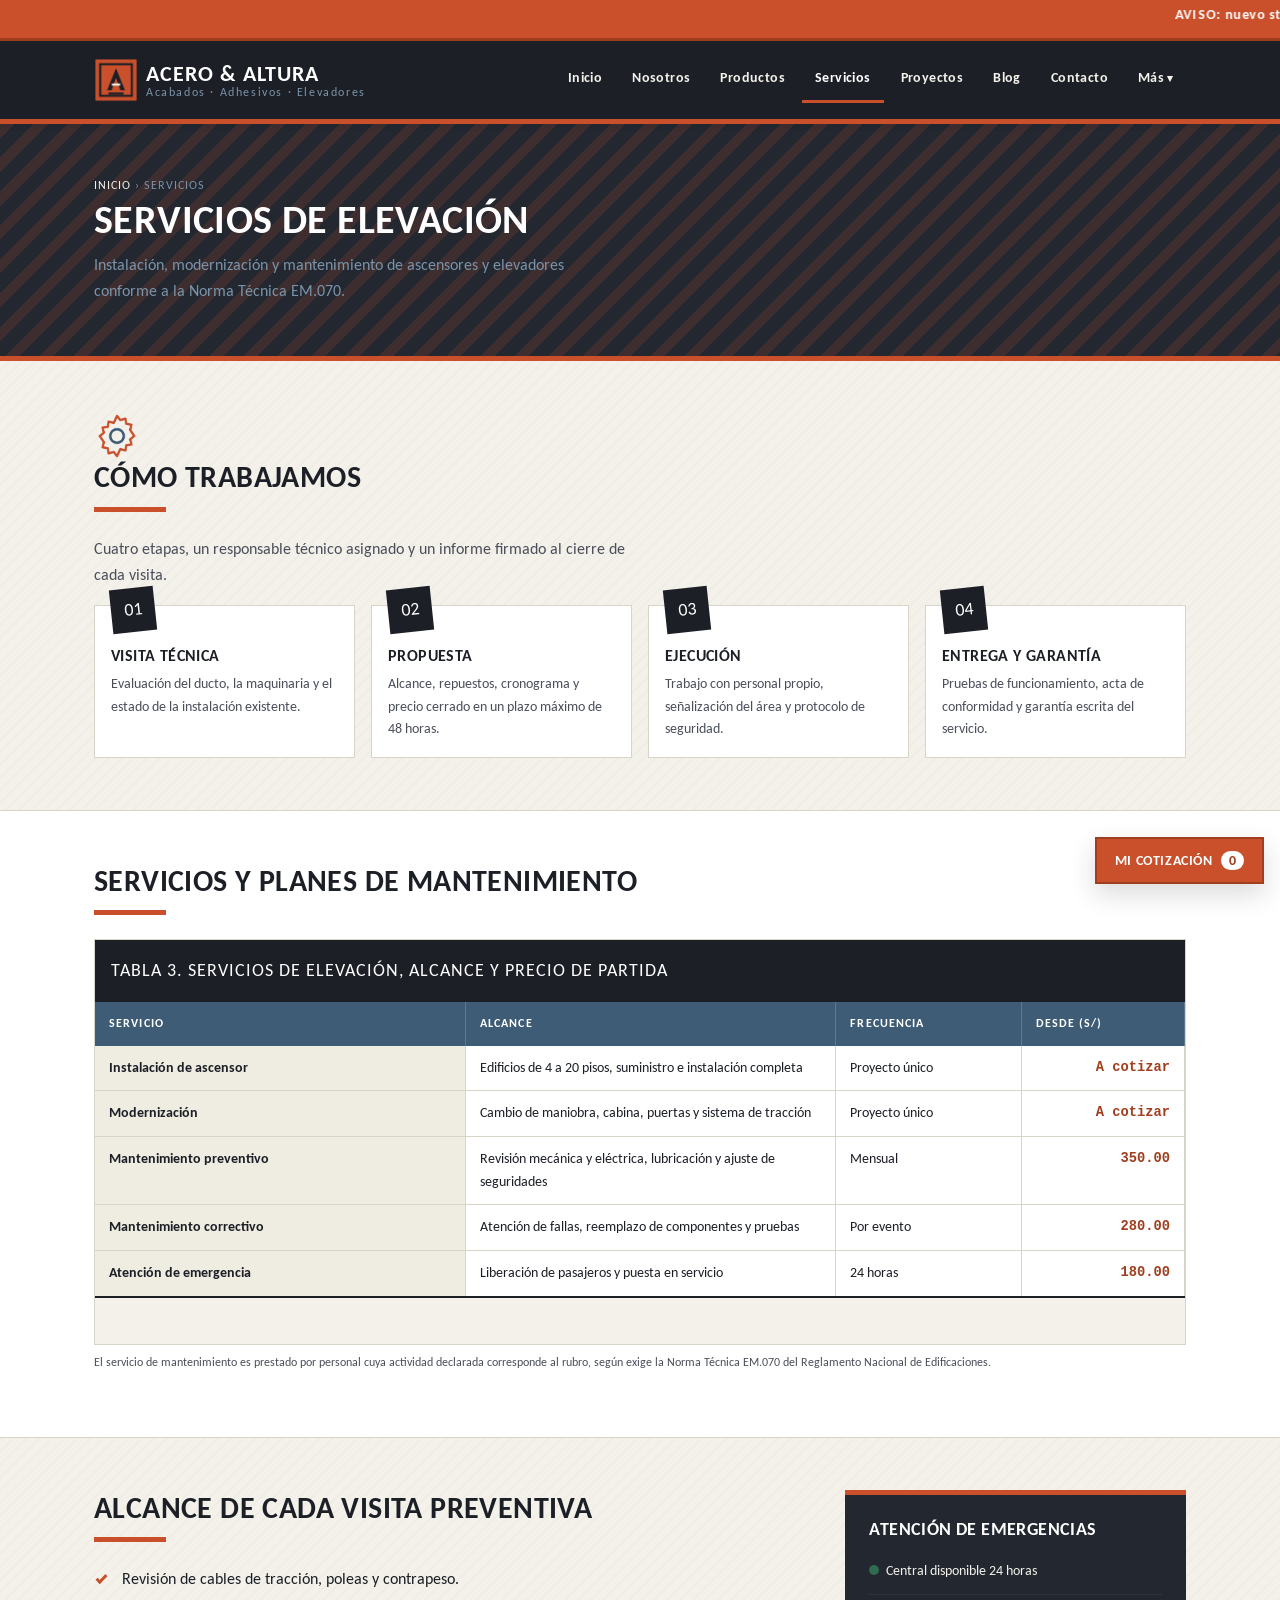
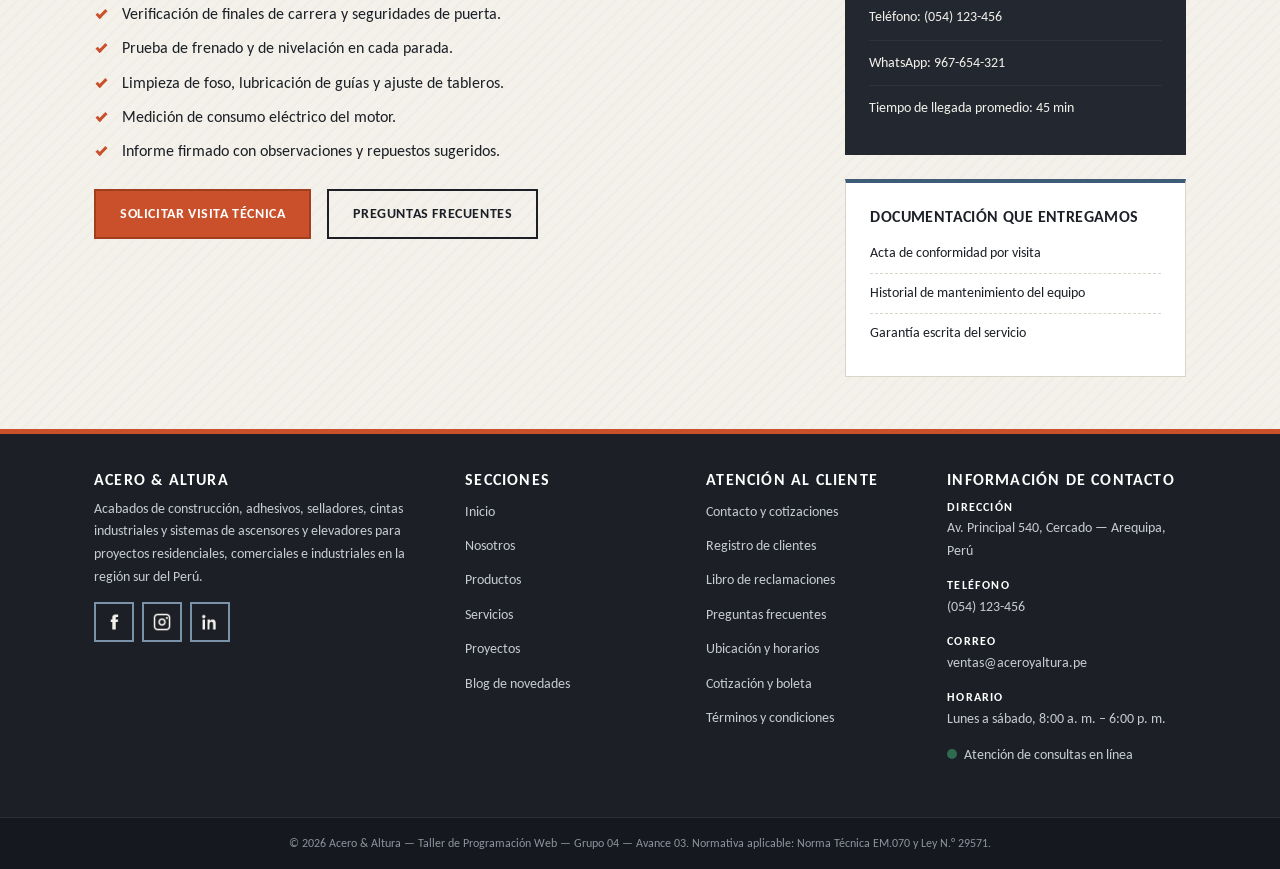
<file: ENTREGA AVANCE DE PROYECTO 03/public_html/HTML/servicios.html>
<!DOCTYPE html>
<html lang="es">
<head>
  <!-- Metadatos básicos del documento -->
  <meta charset="UTF-8">
  <meta name="viewport" content="width=device-width, initial-scale=1.0">
  <meta http-equiv="X-UA-Compatible" content="IE=edge">
  <meta name="description" content="Instalación, modernización, mantenimiento preventivo y correctivo de ascensores y elevadores en Arequipa, conforme a la Norma Técnica EM.070.">
  <meta name="keywords" content="mantenimiento de ascensores, instalacion de ascensores, modernizacion, EM.070, Arequipa">
  <meta name="author" content="Grupo 04 - Taller de Programación Web - UTP">
  <meta name="robots" content="index, follow">
  <meta name="theme-color" content="#c9502b">
  <title>Acero &amp; Altura | Servicios de elevación</title>

  <!-- Icono (imagen PNG) propio y hojas de estilo externas -->
  <link rel="icon" type="image/png" href="imagenes/favicon.png">
  <!-- Hoja de estilos única (dividida en bloques) -->
  <link rel="stylesheet" href="CSS/estilos.css">
</head>
<body>

  <!-- Enlace de salto para accesibilidad -->
  <a class="salto-contenido" href="#contenido-principal">Saltar al contenido principal</a>

  <!-- Barra de avisos con texto deslizante -->
  <div class="barra-aviso">
    <marquee behavior="scroll" direction="left" scrollamount="6">
      <strong>Aviso:</strong> nuevo stock de adhesivos y selladores de alto rendimiento &mdash;
      Mantenimiento preventivo de ascensores con 15 % de descuento este mes &mdash;
      Atención de cotizaciones de lunes a sábado, de 8:00 a. m. a 6:00 p. m.
    </marquee>
  </div>

  <!-- Encabezado: logotipo, control del menú móvil y menú de navegación -->
  <header class="encabezado">
    <div class="contenedor">

      <a href="index.html" class="logo">
        <img class="logo-imagen" src="imagenes/logo.png" alt="Logotipo de Acero &amp; Altura">
        <span class="logo-texto">Acero &amp; Altura
          <span>Acabados &middot; Adhesivos &middot; Elevadores</span>
        </span>
      </a>

      <input type="checkbox" id="control-menu" class="control-menu">
      <label for="control-menu" class="boton-menu" title="Abrir o cerrar el menú de navegación">
        <span></span>
      </label>

      <nav class="nav-principal" aria-label="Menú principal">
        <ul>
          <li><a href="index.html">Inicio</a></li>
          <li><a href="nosotros.html">Nosotros</a></li>
          <li><a href="productos.html">Productos</a></li>
          <li><a href="servicios.html" class="activo">Servicios</a></li>
          <li><a href="proyectos.html">Proyectos</a></li>
          <li><a href="blog.html">Blog</a></li>
          <li><a href="Contacto.html">Contacto</a></li>
          <li class="tiene-submenu">
            <a href="Registro.html">Más</a>
            <ul class="submenu">
              <li><a href="Registro.html">Registro de clientes</a></li>
              <li><a href="reclamos.html">Libro de reclamaciones</a></li>
              <li><a href="preguntas.html">Preguntas frecuentes</a></li>
              <li><a href="ubicacion.html">Ubicación y horarios</a></li>
                          <li><a href="cotizacion.html">Cotización y boleta</a></li>
              <li><a href="terminos.html">Términos y condiciones</a></li>
            </ul>
          </li>
        </ul>
      </nav>

    </div>
  </header>

  <main id="contenido-principal">

    <!-- Cabecera de la página con ruta de navegación -->
    <section class="cabecera-pagina">
      <div class="contenedor">
        <p class="ruta-navegacion"><a href="index.html">Inicio</a> &rsaquo; Servicios</p>
        <h1>Servicios de elevación</h1>
        <p>Instalación, modernización y mantenimiento de ascensores y elevadores conforme a la Norma Técnica EM.070.</p>
      </div>
    </section>

    <!-- PROCESO DE TRABAJO -->
    <section class="seccion">
      <div class="contenedor">
        <img class="engranaje" src="imagenes/icono-engranaje.png" alt="">
        <h2 class="titulo-seccion">Cómo trabajamos</h2>
        <p class="texto-guia">Cuatro etapas, un responsable técnico asignado y un informe
           firmado al cierre de cada visita.</p>

        <div class="pasos">
          <article class="paso">
            <h3>Visita técnica</h3>
            <p>Evaluación del ducto, la maquinaria y el estado de la instalación existente.</p>
          </article>
          <article class="paso">
            <h3>Propuesta</h3>
            <p>Alcance, repuestos, cronograma y precio cerrado en un plazo máximo de 48 horas.</p>
          </article>
          <article class="paso">
            <h3>Ejecución</h3>
            <p>Trabajo con personal propio, señalización del área y protocolo de seguridad.</p>
          </article>
          <article class="paso">
            <h3>Entrega y garantía</h3>
            <p>Pruebas de funcionamiento, acta de conformidad y garantía escrita del servicio.</p>
          </article>
        </div>
      </div>
    </section>

    <!-- TABLA DE PLANES -->
    <section class="seccion fondo-alterno">
      <div class="contenedor">
        <h2 class="titulo-seccion">Servicios y planes de mantenimiento</h2>

        <div class="envoltorio-tabla">
          <table class="tabla-datos">
            <caption>Tabla 3. Servicios de elevación, alcance y precio de partida</caption>
            <colgroup>
              <col class="col-detalle">
              <col class="col-detalle">
              <col class="col-unidad">
              <col class="col-precio">
            </colgroup>
            <thead>
              <tr>
                <th scope="col">Servicio</th>
                <th scope="col">Alcance</th>
                <th scope="col">Frecuencia</th>
                <th scope="col">Desde (S/)</th>
              </tr>
            </thead>
            <tbody>
              <tr>
                <th scope="row">Instalación de ascensor</th>
                <td>Edificios de 4 a 20 pisos, suministro e instalación completa</td>
                <td>Proyecto único</td>
                <td class="celda-precio">A cotizar</td>
              </tr>
              <tr>
                <th scope="row">Modernización</th>
                <td>Cambio de maniobra, cabina, puertas y sistema de tracción</td>
                <td>Proyecto único</td>
                <td class="celda-precio">A cotizar</td>
              </tr>
              <tr>
                <th scope="row">Mantenimiento preventivo</th>
                <td>Revisión mecánica y eléctrica, lubricación y ajuste de seguridades</td>
                <td>Mensual</td>
                <td class="celda-precio">350.00</td>
              </tr>
              <tr>
                <th scope="row">Mantenimiento correctivo</th>
                <td>Atención de fallas, reemplazo de componentes y pruebas</td>
                <td>Por evento</td>
                <td class="celda-precio">280.00</td>
              </tr>
              <tr>
                <th scope="row">Atención de emergencia</th>
                <td>Liberación de pasajeros y puesta en servicio</td>
                <td>24 horas</td>
                <td class="celda-precio">180.00</td>
              </tr>
            </tbody>
            <tfoot>
              <tr>
                <td colspan="3">Plan anual preventivo (12 visitas), precio por equipo</td>
                <td class="celda-precio">3 780.00</td>
              </tr>
            </tfoot>
          </table>
        </div>
        <p class="nota-tabla">El servicio de mantenimiento es prestado por personal cuya actividad
           declarada corresponde al rubro, según exige la Norma Técnica EM.070 del Reglamento
           Nacional de Edificaciones.</p>
      </div>
    </section>

    <!-- COBERTURA Y COMPROMISOS -->
    <section class="seccion">
      <div class="contenedor rejilla-contenido-lateral">
        <div>
          <h2 class="titulo-seccion">Alcance de cada visita preventiva</h2>
          <ul class="lista-chequeo">
            <li>Revisión de cables de tracción, poleas y contrapeso.</li>
            <li>Verificación de finales de carrera y seguridades de puerta.</li>
            <li>Prueba de frenado y de nivelación en cada parada.</li>
            <li>Limpieza de foso, lubricación de guías y ajuste de tableros.</li>
            <li>Medición de consumo eléctrico del motor.</li>
            <li>Informe firmado con observaciones y repuestos sugeridos.</li>
          </ul>

          <div class="grupo-botones">
            <a href="Contacto.html" class="boton boton-acento">Solicitar visita técnica</a>
            <a href="preguntas.html" class="boton">Preguntas frecuentes</a>
          </div>
        </div>

        <aside class="barra-lateral">
          <div class="panel-lateral">
            <h3>Atención de emergencias</h3>
            <ul>
              <li><span class="punto-estado"></span> Central disponible 24 horas</li>
              <li>Teléfono: (054) 123-456</li>
              <li>WhatsApp: 967-654-321</li>
              <li>Tiempo de llegada promedio: 45 min</li>
            </ul>
          </div>
          <div class="caja-lateral">
            <h3>Documentación que entregamos</h3>
            <ul>
              <li>Acta de conformidad por visita</li>
              <li>Historial de mantenimiento del equipo</li>
              <li>Garantía escrita del servicio</li>
            </ul>
          </div>
        </aside>
      </div>
    </section>
  </main>

  <!-- Pie de página -->
  <footer class="pie-pagina">
    <div class="contenedor">

      <div>
        <h4>Acero &amp; Altura</h4>
        <p>Acabados de construcción, adhesivos, selladores, cintas industriales y sistemas
           de ascensores y elevadores para proyectos residenciales, comerciales e industriales
           en la región sur del Perú.</p>
        <ul class="redes-sociales">
          <li><a class="boton-red" href="https://www.facebook.com" target="_blank" rel="noopener"
                 title="Facebook de Acero y Altura (enlace externo)"><span class="icono-red"><img class="icono-claro" src="imagenes/red-facebook-claro.png" alt=""><img class="icono-blanco" src="imagenes/red-facebook-blanco.png" alt=""></span><span class="salto-contenido">Facebook</span></a></li>
          <li><a class="boton-red" href="https://www.instagram.com" target="_blank" rel="noopener"
                 title="Instagram de Acero y Altura (enlace externo)"><span class="icono-red"><img class="icono-claro" src="imagenes/red-instagram-claro.png" alt=""><img class="icono-blanco" src="imagenes/red-instagram-blanco.png" alt=""></span><span class="salto-contenido">Instagram</span></a></li>
          <li><a class="boton-red" href="https://www.linkedin.com" target="_blank" rel="noopener"
                 title="LinkedIn de Acero y Altura (enlace externo)"><span class="icono-red"><img class="icono-claro" src="imagenes/red-linkedin-claro.png" alt=""><img class="icono-blanco" src="imagenes/red-linkedin-blanco.png" alt=""></span><span class="salto-contenido">LinkedIn</span></a></li>
        </ul>
      </div>

      <div>
        <h4>Secciones</h4>
        <ul>
          <li><a href="index.html">Inicio</a></li>
          <li><a href="nosotros.html">Nosotros</a></li>
          <li><a href="productos.html">Productos</a></li>
          <li><a href="servicios.html">Servicios</a></li>
          <li><a href="proyectos.html">Proyectos</a></li>
          <li><a href="blog.html">Blog de novedades</a></li>
        </ul>
      </div>

      <div>
        <h4>Atención al cliente</h4>
        <ul>
          <li><a href="Contacto.html">Contacto y cotizaciones</a></li>
          <li><a href="Registro.html">Registro de clientes</a></li>
          <li><a href="reclamos.html">Libro de reclamaciones</a></li>
          <li><a href="preguntas.html">Preguntas frecuentes</a></li>
          <li><a href="ubicacion.html">Ubicación y horarios</a></li>
                  <li><a href="cotizacion.html">Cotización y boleta</a></li>
          <li><a href="terminos.html">Términos y condiciones</a></li>
        </ul>
      </div>

      <div class="contacto-pie">
        <h4>Información de contacto</h4>
        <p><b>Dirección</b> Av. Principal 540, Cercado &mdash; Arequipa, Perú</p>
        <p><b>Teléfono</b> (054) 123-456</p>
        <p><b>Correo</b> ventas@aceroyaltura.pe</p>
        <p><b>Horario</b> Lunes a sábado, 8:00 a. m. &ndash; 6:00 p. m.</p>
        <p><span class="punto-estado"></span> Atención de consultas en línea</p>
      </div>

    </div>

    <div class="franja-legal">
      &copy; 2026 Acero &amp; Altura &mdash; Taller de Programación Web &mdash; Grupo 04 &mdash; Avance 03.
      Normativa aplicable:
      Norma Técnica EM.070 y
      Ley N.&deg; 29571.
    </div>
  </footer>

  <script src="js/app.js"></script>

</body>
</html>
</file>
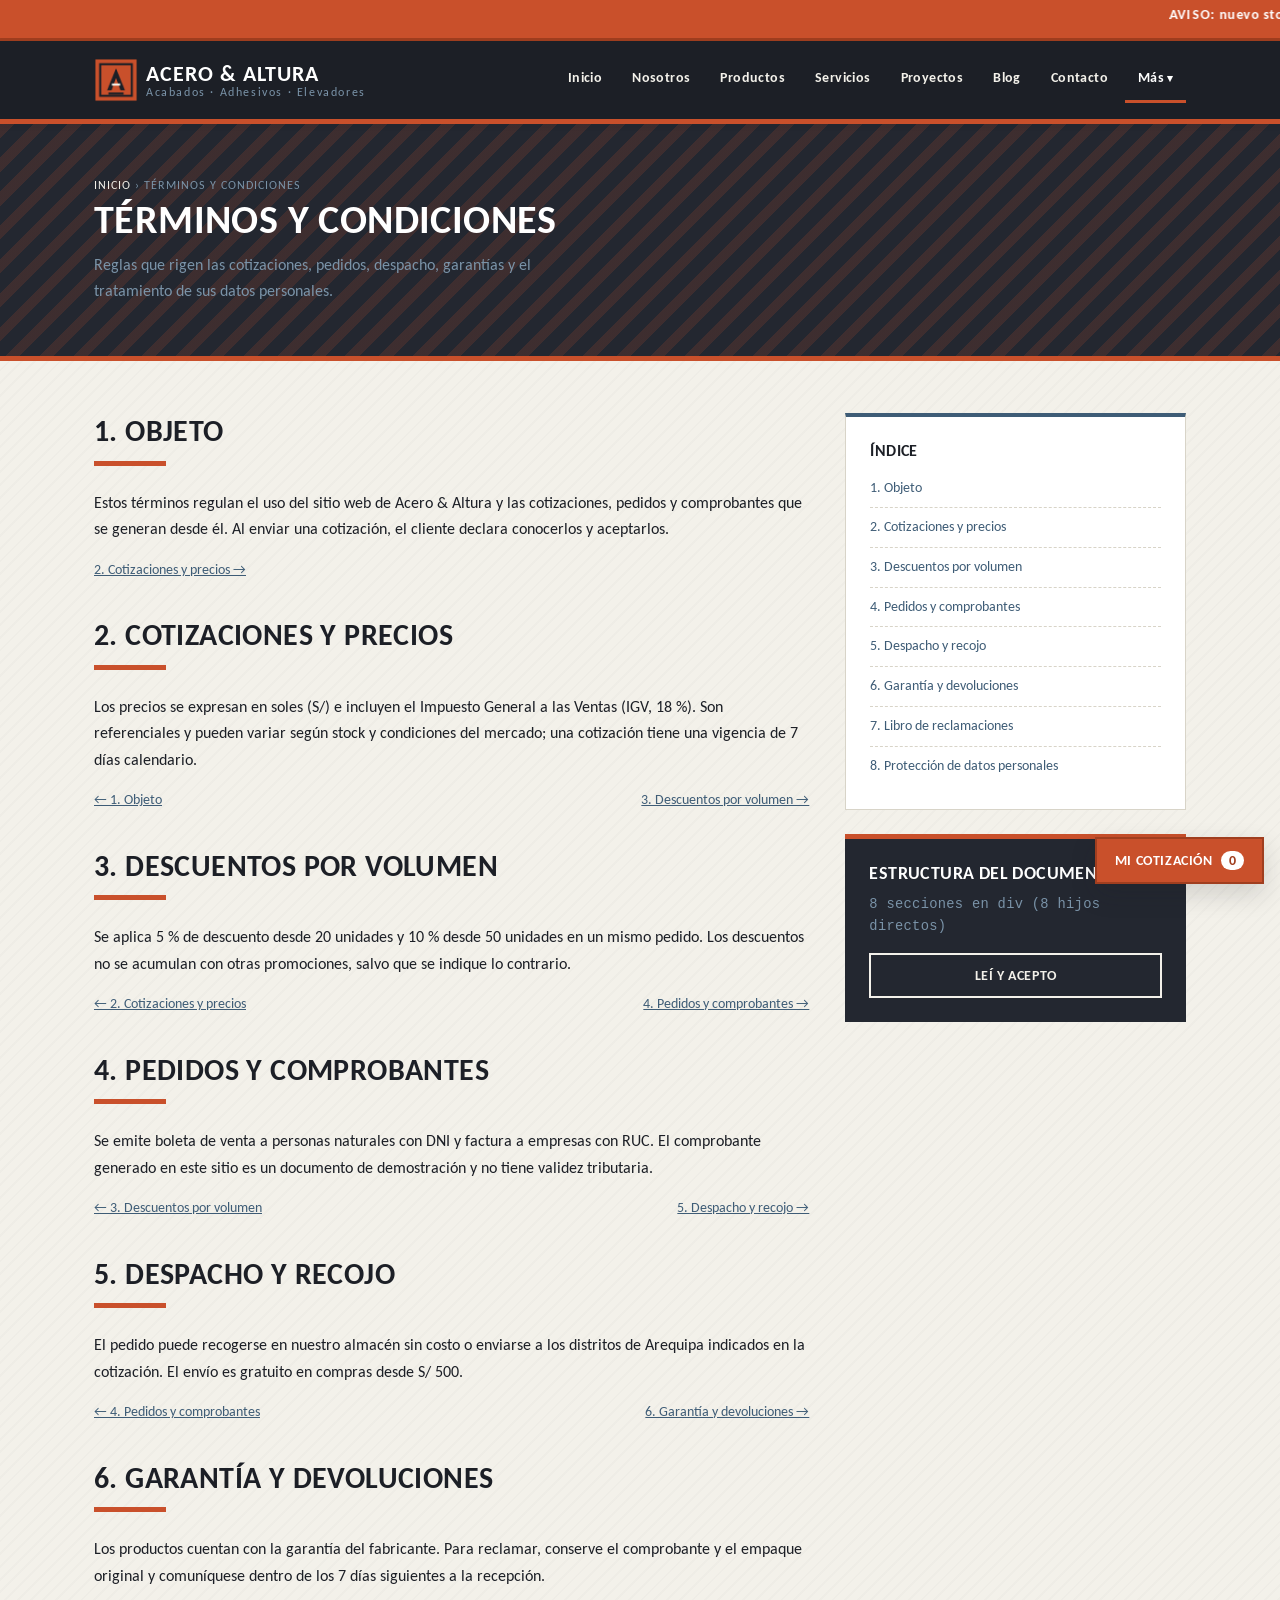
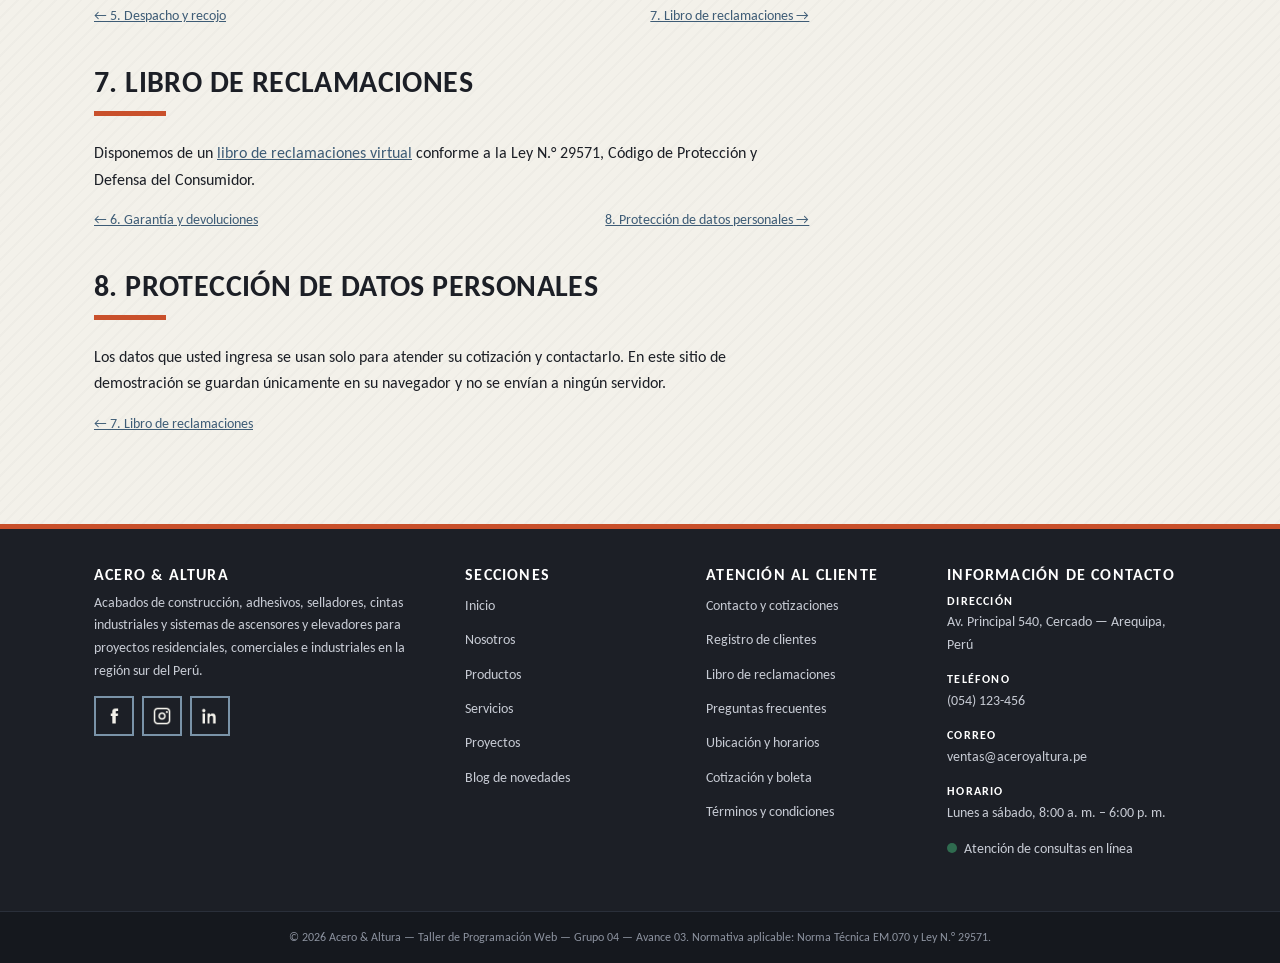
<file: ENTREGA AVANCE DE PROYECTO 03/public_html/HTML/terminos.html>
<!DOCTYPE html>
<html lang="es">
<head>
  <!-- Metadatos básicos del documento -->
  <meta charset="UTF-8">
  <meta name="viewport" content="width=device-width, initial-scale=1.0">
  <meta http-equiv="X-UA-Compatible" content="IE=edge">
  <meta name="description" content="Términos y condiciones de Acero & Altura: precios, descuentos, comprobantes, despacho, garantía y datos personales.">
  <meta name="keywords" content="terminos y condiciones, politica de privacidad, garantia, despacho, datos personales">
  <meta name="author" content="Grupo 04 - Taller de Programación Web - UTP">
  <meta name="robots" content="index, follow">
  <meta name="theme-color" content="#c9502b">
  <title>Acero &amp; Altura | Términos y condiciones</title>

  <!-- Icono (imagen PNG) propio y hojas de estilo externas -->
  <link rel="icon" type="image/png" href="imagenes/favicon.png">
  <!-- Hoja de estilos única (dividida en bloques) -->
  <link rel="stylesheet" href="CSS/estilos.css">
</head>
<body data-pagina="terminos">

  <!-- Enlace de salto para accesibilidad -->
  <a class="salto-contenido" href="#contenido-principal">Saltar al contenido principal</a>

  <!-- Barra de avisos con texto deslizante -->
  <div class="barra-aviso">
    <marquee behavior="scroll" direction="left" scrollamount="6">
      <strong>Aviso:</strong> nuevo stock de adhesivos y selladores de alto rendimiento &mdash;
      Mantenimiento preventivo de ascensores con 15 % de descuento este mes &mdash;
      Atención de cotizaciones de lunes a sábado, de 8:00 a. m. a 6:00 p. m.
    </marquee>
  </div>

  <!-- Encabezado: logotipo, control del menú móvil y menú de navegación -->
  <header class="encabezado">
    <div class="contenedor">

      <a href="index.html" class="logo">
        <img class="logo-imagen" src="imagenes/logo.png" alt="Logotipo de Acero &amp; Altura">
        <span class="logo-texto">Acero &amp; Altura
          <span>Acabados &middot; Adhesivos &middot; Elevadores</span>
        </span>
      </a>

      <input type="checkbox" id="control-menu" class="control-menu">
      <label for="control-menu" class="boton-menu" title="Abrir o cerrar el menú de navegación">
        <span></span>
      </label>

      <nav class="nav-principal" aria-label="Menú principal">
        <ul>
          <li><a href="index.html">Inicio</a></li>
          <li><a href="nosotros.html">Nosotros</a></li>
          <li><a href="productos.html">Productos</a></li>
          <li><a href="servicios.html">Servicios</a></li>
          <li><a href="proyectos.html">Proyectos</a></li>
          <li><a href="blog.html">Blog</a></li>
          <li><a href="Contacto.html">Contacto</a></li>
          <li class="tiene-submenu">
            <a href="Registro.html" class="activo">Más</a>
            <ul class="submenu">
              <li><a href="Registro.html">Registro de clientes</a></li>
              <li><a href="reclamos.html">Libro de reclamaciones</a></li>
              <li><a href="preguntas.html">Preguntas frecuentes</a></li>
              <li><a href="ubicacion.html">Ubicación y horarios</a></li>
                          <li><a href="cotizacion.html">Cotización y boleta</a></li>
              <li><a href="terminos.html" class="activo">Términos y condiciones</a></li>
            </ul>
          </li>
        </ul>
      </nav>

    </div>
  </header>

  <main id="contenido-principal">

    <!-- Cabecera de la página con ruta de navegación -->
    <section class="cabecera-pagina">
      <div class="contenedor">
        <p class="ruta-navegacion"><a href="index.html">Inicio</a> &rsaquo; Términos y condiciones</p>
        <h1>Términos y condiciones</h1>
        <p>Reglas que rigen las cotizaciones, pedidos, despacho, garantías y el tratamiento de sus datos personales.</p>
      </div>
    </section>

    <section class="seccion">
      <div class="contenedor rejilla-contenido-lateral">

        <div id="contenido-terminos">

          <section class="termino">
            <h2 class="titulo-seccion">1. Objeto</h2>
            <p>Estos términos regulan el uso del sitio web de Acero &amp; Altura y las cotizaciones, pedidos y
               comprobantes que se generan desde él. Al enviar una cotización, el cliente declara conocerlos y aceptarlos.</p>
          </section>

          <section class="termino">
            <h2 class="titulo-seccion">2. Cotizaciones y precios</h2>
            <p>Los precios se expresan en soles (S/) e incluyen el Impuesto General a las Ventas (IGV, 18 %).
               Son referenciales y pueden variar según stock y condiciones del mercado; una cotización tiene una vigencia de 7 días calendario.</p>
          </section>

          <section class="termino">
            <h2 class="titulo-seccion">3. Descuentos por volumen</h2>
            <p>Se aplica 5 % de descuento desde 20 unidades y 10 % desde 50 unidades en un mismo pedido.
               Los descuentos no se acumulan con otras promociones, salvo que se indique lo contrario.</p>
          </section>

          <section class="termino">
            <h2 class="titulo-seccion">4. Pedidos y comprobantes</h2>
            <p>Se emite boleta de venta a personas naturales con DNI y factura a empresas con RUC.
               El comprobante generado en este sitio es un documento de demostración y no tiene validez tributaria.</p>
          </section>

          <section class="termino">
            <h2 class="titulo-seccion">5. Despacho y recojo</h2>
            <p>El pedido puede recogerse en nuestro almacén sin costo o enviarse a los distritos de Arequipa indicados en la cotización.
               El envío es gratuito en compras desde S/ 500.</p>
          </section>

          <section class="termino">
            <h2 class="titulo-seccion">6. Garantía y devoluciones</h2>
            <p>Los productos cuentan con la garantía del fabricante. Para reclamar, conserve el comprobante y el empaque original
               y comuníquese dentro de los 7 días siguientes a la recepción.</p>
          </section>

          <section class="termino">
            <h2 class="titulo-seccion">7. Libro de reclamaciones</h2>
            <p>Disponemos de un <a href="reclamos.html">libro de reclamaciones virtual</a> conforme a la Ley N.&deg; 29571,
               Código de Protección y Defensa del Consumidor.</p>
          </section>

          <section class="termino">
            <h2 class="titulo-seccion">8. Protección de datos personales</h2>
            <p>Los datos que usted ingresa se usan solo para atender su cotización y contactarlo. En este sitio de demostración
               se guardan únicamente en su navegador y no se envían a ningún servidor.</p>
          </section>

        </div>

        <aside class="barra-lateral">
          <div class="caja-lateral">
            <h3>Índice</h3>
            <ul id="indice-terminos"></ul>
          </div>

          <div class="panel-lateral">
            <h3>Estructura del documento</h3>
            <p class="dato-tecnico" id="contador-secciones">…</p>
            <button type="button" class="boton boton-claro boton-bloque" id="boton-aceptar">Leí y acepto</button>
          </div>
        </aside>

      </div>
    </section>

  </main>

  <!-- Pie de página -->
  <footer class="pie-pagina">
    <div class="contenedor">

      <div>
        <h4>Acero &amp; Altura</h4>
        <p>Acabados de construcción, adhesivos, selladores, cintas industriales y sistemas
           de ascensores y elevadores para proyectos residenciales, comerciales e industriales
           en la región sur del Perú.</p>
        <ul class="redes-sociales">
          <li><a class="boton-red" href="https://www.facebook.com" target="_blank" rel="noopener"
                 title="Facebook de Acero y Altura (enlace externo)"><span class="icono-red"><img class="icono-claro" src="imagenes/red-facebook-claro.png" alt=""><img class="icono-blanco" src="imagenes/red-facebook-blanco.png" alt=""></span><span class="salto-contenido">Facebook</span></a></li>
          <li><a class="boton-red" href="https://www.instagram.com" target="_blank" rel="noopener"
                 title="Instagram de Acero y Altura (enlace externo)"><span class="icono-red"><img class="icono-claro" src="imagenes/red-instagram-claro.png" alt=""><img class="icono-blanco" src="imagenes/red-instagram-blanco.png" alt=""></span><span class="salto-contenido">Instagram</span></a></li>
          <li><a class="boton-red" href="https://www.linkedin.com" target="_blank" rel="noopener"
                 title="LinkedIn de Acero y Altura (enlace externo)"><span class="icono-red"><img class="icono-claro" src="imagenes/red-linkedin-claro.png" alt=""><img class="icono-blanco" src="imagenes/red-linkedin-blanco.png" alt=""></span><span class="salto-contenido">LinkedIn</span></a></li>
        </ul>
      </div>

      <div>
        <h4>Secciones</h4>
        <ul>
          <li><a href="index.html">Inicio</a></li>
          <li><a href="nosotros.html">Nosotros</a></li>
          <li><a href="productos.html">Productos</a></li>
          <li><a href="servicios.html">Servicios</a></li>
          <li><a href="proyectos.html">Proyectos</a></li>
          <li><a href="blog.html">Blog de novedades</a></li>
        </ul>
      </div>

      <div>
        <h4>Atención al cliente</h4>
        <ul>
          <li><a href="Contacto.html">Contacto y cotizaciones</a></li>
          <li><a href="Registro.html">Registro de clientes</a></li>
          <li><a href="reclamos.html">Libro de reclamaciones</a></li>
          <li><a href="preguntas.html">Preguntas frecuentes</a></li>
          <li><a href="ubicacion.html">Ubicación y horarios</a></li>
                  <li><a href="cotizacion.html">Cotización y boleta</a></li>
          <li><a href="terminos.html">Términos y condiciones</a></li>
        </ul>
      </div>

      <div class="contacto-pie">
        <h4>Información de contacto</h4>
        <p><b>Dirección</b> Av. Principal 540, Cercado &mdash; Arequipa, Perú</p>
        <p><b>Teléfono</b> (054) 123-456</p>
        <p><b>Correo</b> ventas@aceroyaltura.pe</p>
        <p><b>Horario</b> Lunes a sábado, 8:00 a. m. &ndash; 6:00 p. m.</p>
        <p><span class="punto-estado"></span> Atención de consultas en línea</p>
      </div>

    </div>

    <div class="franja-legal">
      &copy; 2026 Acero &amp; Altura &mdash; Taller de Programación Web &mdash; Grupo 04 &mdash; Avance 03.
      Normativa aplicable:
      Norma Técnica EM.070 y
      Ley N.&deg; 29571.
    </div>
  </footer>

  <script src="js/app.js"></script>

</body>
</html>
</file>
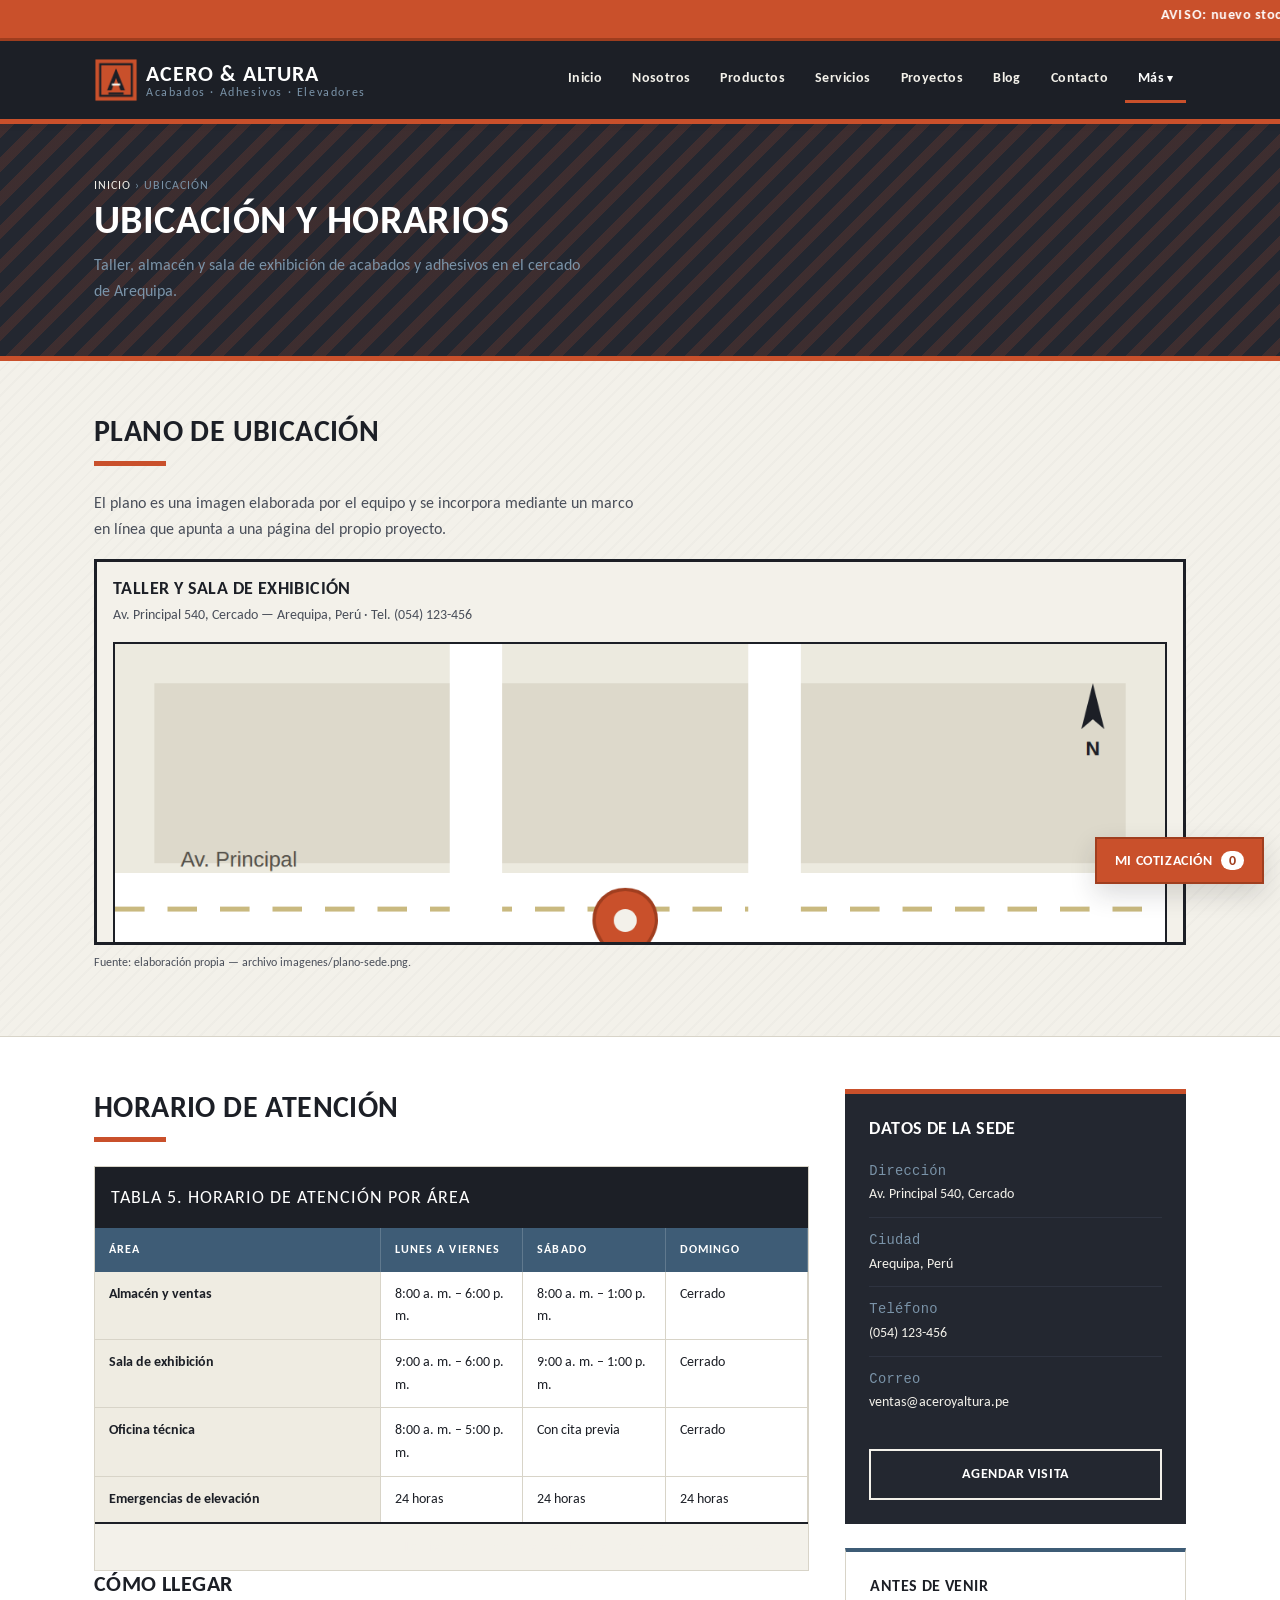
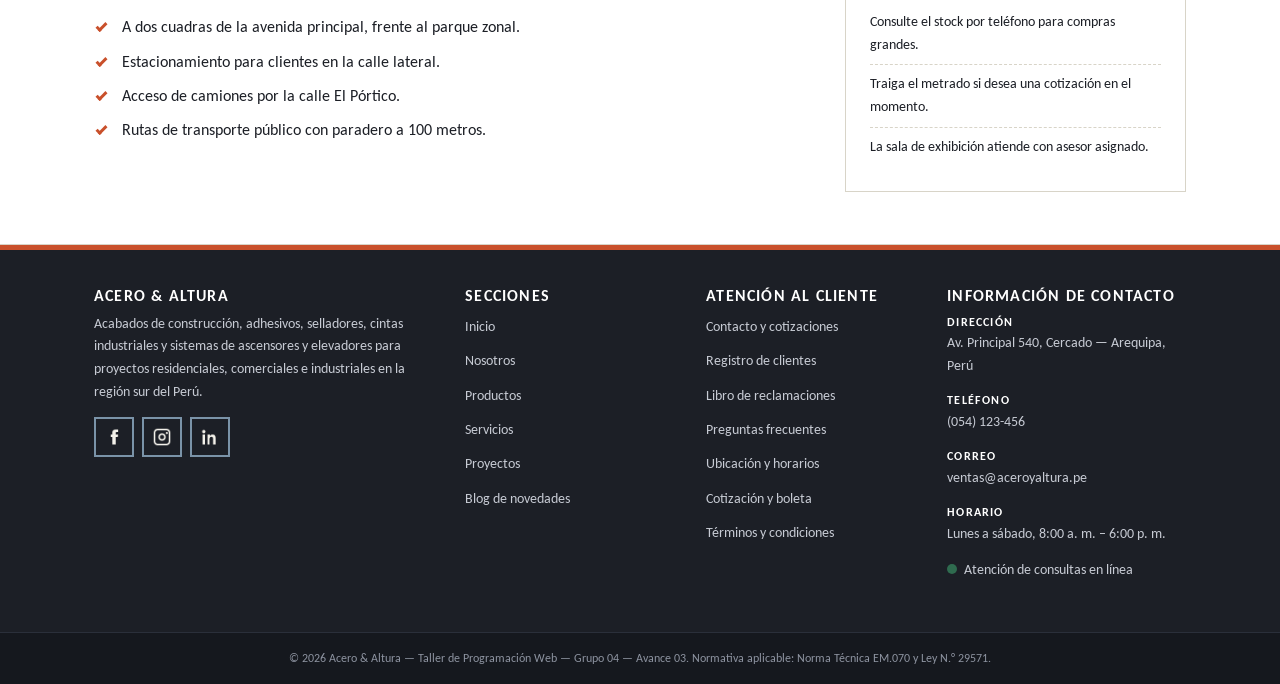
<file: ENTREGA AVANCE DE PROYECTO 03/public_html/HTML/ubicacion.html>
<!DOCTYPE html>
<html lang="es">
<head>
  <!-- Metadatos básicos del documento -->
  <meta charset="UTF-8">
  <meta name="viewport" content="width=device-width, initial-scale=1.0">
  <meta http-equiv="X-UA-Compatible" content="IE=edge">
  <meta name="description" content="Dirección, plano de ubicación y horarios de atención del taller, almacén y sala de exhibición de Acero y Altura en Arequipa.">
  <meta name="keywords" content="ubicacion, horario de atencion, direccion, almacen, sala de exhibicion, Arequipa">
  <meta name="author" content="Grupo 04 - Taller de Programación Web - UTP">
  <meta name="robots" content="index, follow">
  <meta name="theme-color" content="#c9502b">
  <title>Acero &amp; Altura | Ubicación y horarios</title>

  <!-- Icono (imagen PNG) propio y hojas de estilo externas -->
  <link rel="icon" type="image/png" href="imagenes/favicon.png">
  <!-- Hoja de estilos única (dividida en bloques) -->
  <link rel="stylesheet" href="CSS/estilos.css">
</head>
<body>

  <!-- Enlace de salto para accesibilidad -->
  <a class="salto-contenido" href="#contenido-principal">Saltar al contenido principal</a>

  <!-- Barra de avisos con texto deslizante -->
  <div class="barra-aviso">
    <marquee behavior="scroll" direction="left" scrollamount="6">
      <strong>Aviso:</strong> nuevo stock de adhesivos y selladores de alto rendimiento &mdash;
      Mantenimiento preventivo de ascensores con 15 % de descuento este mes &mdash;
      Atención de cotizaciones de lunes a sábado, de 8:00 a. m. a 6:00 p. m.
    </marquee>
  </div>

  <!-- Encabezado: logotipo, control del menú móvil y menú de navegación -->
  <header class="encabezado">
    <div class="contenedor">

      <a href="index.html" class="logo">
        <img class="logo-imagen" src="imagenes/logo.png" alt="Logotipo de Acero &amp; Altura">
        <span class="logo-texto">Acero &amp; Altura
          <span>Acabados &middot; Adhesivos &middot; Elevadores</span>
        </span>
      </a>

      <input type="checkbox" id="control-menu" class="control-menu">
      <label for="control-menu" class="boton-menu" title="Abrir o cerrar el menú de navegación">
        <span></span>
      </label>

      <nav class="nav-principal" aria-label="Menú principal">
        <ul>
          <li><a href="index.html">Inicio</a></li>
          <li><a href="nosotros.html">Nosotros</a></li>
          <li><a href="productos.html">Productos</a></li>
          <li><a href="servicios.html">Servicios</a></li>
          <li><a href="proyectos.html">Proyectos</a></li>
          <li><a href="blog.html">Blog</a></li>
          <li><a href="Contacto.html">Contacto</a></li>
          <li class="tiene-submenu">
            <a href="Registro.html" class="activo">Más</a>
            <ul class="submenu">
              <li><a href="Registro.html">Registro de clientes</a></li>
              <li><a href="reclamos.html">Libro de reclamaciones</a></li>
              <li><a href="preguntas.html">Preguntas frecuentes</a></li>
              <li><a href="ubicacion.html" class="activo">Ubicación y horarios</a></li>
                          <li><a href="cotizacion.html">Cotización y boleta</a></li>
              <li><a href="terminos.html">Términos y condiciones</a></li>
            </ul>
          </li>
        </ul>
      </nav>

    </div>
  </header>

  <main id="contenido-principal">

    <!-- Cabecera de la página con ruta de navegación -->
    <section class="cabecera-pagina">
      <div class="contenedor">
        <p class="ruta-navegacion"><a href="index.html">Inicio</a> &rsaquo; Ubicación</p>
        <h1>Ubicación y horarios</h1>
        <p>Taller, almacén y sala de exhibición de acabados y adhesivos en el cercado de Arequipa.</p>
      </div>
    </section>

    <section class="seccion">
      <div class="contenedor">
        <h2 class="titulo-seccion">Plano de ubicación</h2>
        <p class="texto-guia">El plano es una imagen elaborada por el equipo y se
           incorpora mediante un marco en línea que apunta a una página del propio proyecto.</p>

        <div class="marco-iframe">
          <iframe src="mapa-sede.html" title="Plano esquemático de ubicación de la sede"
                  loading="lazy"></iframe>
        </div>
        <p class="pie-recurso">Fuente: elaboración propia &mdash; archivo imagenes/plano-sede.png.</p>
      </div>
    </section>

    <section class="seccion fondo-alterno">
      <div class="contenedor rejilla-contenido-lateral">

        <div>
          <h2 class="titulo-seccion">Horario de atención</h2>
          <div class="envoltorio-tabla">
            <table class="tabla-datos">
              <caption>Tabla 5. Horario de atención por área</caption>
              <colgroup>
                <col class="col-detalle">
                <col class="col-unidad">
                <col class="col-unidad">
                <col class="col-unidad">
              </colgroup>
              <thead>
                <tr>
                  <th scope="col">Área</th>
                  <th scope="col">Lunes a viernes</th>
                  <th scope="col">Sábado</th>
                  <th scope="col">Domingo</th>
                </tr>
              </thead>
              <tbody>
                <tr>
                  <th scope="row">Almacén y ventas</th>
                  <td>8:00 a. m. &ndash; 6:00 p. m.</td>
                  <td>8:00 a. m. &ndash; 1:00 p. m.</td>
                  <td>Cerrado</td>
                </tr>
                <tr>
                  <th scope="row">Sala de exhibición</th>
                  <td>9:00 a. m. &ndash; 6:00 p. m.</td>
                  <td>9:00 a. m. &ndash; 1:00 p. m.</td>
                  <td>Cerrado</td>
                </tr>
                <tr>
                  <th scope="row">Oficina técnica</th>
                  <td>8:00 a. m. &ndash; 5:00 p. m.</td>
                  <td>Con cita previa</td>
                  <td>Cerrado</td>
                </tr>
                <tr>
                  <th scope="row">Emergencias de elevación</th>
                  <td>24 horas</td>
                  <td>24 horas</td>
                  <td>24 horas</td>
                </tr>
              </tbody>
              <tfoot>
                <tr>
                  <td colspan="4">Los feriados nacionales se atiende solo el servicio de emergencias.</td>
                </tr>
              </tfoot>
            </table>
          </div>

          <h3>Cómo llegar</h3>
          <ul class="lista-chequeo">
            <li>A dos cuadras de la avenida principal, frente al parque zonal.</li>
            <li>Estacionamiento para clientes en la calle lateral.</li>
            <li>Acceso de camiones por la calle El Pórtico.</li>
            <li>Rutas de transporte público con paradero a 100 metros.</li>
          </ul>
        </div>

        <aside class="barra-lateral">
          <div class="panel-lateral">
            <h3>Datos de la sede</h3>
            <ul>
              <li><span class="dato-tecnico">Dirección</span><br>Av. Principal 540, Cercado</li>
              <li><span class="dato-tecnico">Ciudad</span><br>Arequipa, Perú</li>
              <li><span class="dato-tecnico">Teléfono</span><br>(054) 123-456</li>
              <li><span class="dato-tecnico">Correo</span><br>ventas@aceroyaltura.pe</li>
            </ul>
            <div class="grupo-botones">
              <a href="Contacto.html" class="boton boton-claro boton-bloque">Agendar visita</a>
            </div>
          </div>

          <div class="caja-lateral">
            <h3>Antes de venir</h3>
            <ul>
              <li>Consulte el stock por teléfono para compras grandes.</li>
              <li>Traiga el metrado si desea una cotización en el momento.</li>
              <li>La sala de exhibición atiende con asesor asignado.</li>
            </ul>
          </div>
        </aside>

      </div>
    </section>
  </main>

  <!-- Pie de página -->
  <footer class="pie-pagina">
    <div class="contenedor">

      <div>
        <h4>Acero &amp; Altura</h4>
        <p>Acabados de construcción, adhesivos, selladores, cintas industriales y sistemas
           de ascensores y elevadores para proyectos residenciales, comerciales e industriales
           en la región sur del Perú.</p>
        <ul class="redes-sociales">
          <li><a class="boton-red" href="https://www.facebook.com" target="_blank" rel="noopener"
                 title="Facebook de Acero y Altura (enlace externo)"><span class="icono-red"><img class="icono-claro" src="imagenes/red-facebook-claro.png" alt=""><img class="icono-blanco" src="imagenes/red-facebook-blanco.png" alt=""></span><span class="salto-contenido">Facebook</span></a></li>
          <li><a class="boton-red" href="https://www.instagram.com" target="_blank" rel="noopener"
                 title="Instagram de Acero y Altura (enlace externo)"><span class="icono-red"><img class="icono-claro" src="imagenes/red-instagram-claro.png" alt=""><img class="icono-blanco" src="imagenes/red-instagram-blanco.png" alt=""></span><span class="salto-contenido">Instagram</span></a></li>
          <li><a class="boton-red" href="https://www.linkedin.com" target="_blank" rel="noopener"
                 title="LinkedIn de Acero y Altura (enlace externo)"><span class="icono-red"><img class="icono-claro" src="imagenes/red-linkedin-claro.png" alt=""><img class="icono-blanco" src="imagenes/red-linkedin-blanco.png" alt=""></span><span class="salto-contenido">LinkedIn</span></a></li>
        </ul>
      </div>

      <div>
        <h4>Secciones</h4>
        <ul>
          <li><a href="index.html">Inicio</a></li>
          <li><a href="nosotros.html">Nosotros</a></li>
          <li><a href="productos.html">Productos</a></li>
          <li><a href="servicios.html">Servicios</a></li>
          <li><a href="proyectos.html">Proyectos</a></li>
          <li><a href="blog.html">Blog de novedades</a></li>
        </ul>
      </div>

      <div>
        <h4>Atención al cliente</h4>
        <ul>
          <li><a href="Contacto.html">Contacto y cotizaciones</a></li>
          <li><a href="Registro.html">Registro de clientes</a></li>
          <li><a href="reclamos.html">Libro de reclamaciones</a></li>
          <li><a href="preguntas.html">Preguntas frecuentes</a></li>
          <li><a href="ubicacion.html">Ubicación y horarios</a></li>
                  <li><a href="cotizacion.html">Cotización y boleta</a></li>
          <li><a href="terminos.html">Términos y condiciones</a></li>
        </ul>
      </div>

      <div class="contacto-pie">
        <h4>Información de contacto</h4>
        <p><b>Dirección</b> Av. Principal 540, Cercado &mdash; Arequipa, Perú</p>
        <p><b>Teléfono</b> (054) 123-456</p>
        <p><b>Correo</b> ventas@aceroyaltura.pe</p>
        <p><b>Horario</b> Lunes a sábado, 8:00 a. m. &ndash; 6:00 p. m.</p>
        <p><span class="punto-estado"></span> Atención de consultas en línea</p>
      </div>

    </div>

    <div class="franja-legal">
      &copy; 2026 Acero &amp; Altura &mdash; Taller de Programación Web &mdash; Grupo 04 &mdash; Avance 03.
      Normativa aplicable:
      Norma Técnica EM.070 y
      Ley N.&deg; 29571.
    </div>
  </footer>

  <script src="js/app.js"></script>

</body>
</html>
</file>
<file: ENTREGA AVANCE DE PROYECTO 03/public_html/HTML/CSS/estilos.css>
@charset "UTF-8";
/* ============================================================================
   ACERO & ALTURA — HOJA DE ESTILOS ÚNICA
   Unión de los 12 archivos CSS originales, en el mismo orden de cascada.
   ÍNDICE:
     BLOQUE 01 — SINTAXIS BASE · VARIABLES, RESET Y ESTILOS GLOBALES
     BLOQUE 02 — FLEXBOX Y GRID · REJILLAS REUTILIZABLES
     BLOQUE 03 — ESTRUCTURA · ENCABEZADO, MENÚ, CUERPO Y PIE
     BLOQUE 04 — FORMULARIOS
     BLOQUE 05 — MULTIMEDIA · IMÁGENES, SONIDO Y VIDEO
     BLOQUE 06 — TABLAS
     BLOQUE 07 — TIPOGRAFÍA Y RECURSOS · FUENTES, ÍCONOS E IMÁGENES
     BLOQUE 08 — ANIMACIONES, TRANSICIONES Y TRANSFORMACIONES
     BLOQUE 09 — BOTONES Y CONTROLES
     BLOQUE 10 — PORTADA (HERO) · PÁGINA DE INICIO
     BLOQUE 11 — COMPONENTES REUTILIZABLES
     BLOQUE 12 — COTIZACIÓN, COMPROBANTE Y VENTANAS FLOTANTES
     BLOQUE 13 — DISEÑO RESPONSIVO · MEDIA QUERIES
   ============================================================================ */

/* ============================================================================
   BLOQUE 01 — SINTAXIS BASE · VARIABLES, RESET Y ESTILOS GLOBALES
   (origen: 01-sintaxis-base.css)
   ============================================================================ */

/* Acero & Altura — Semana 1 — HTML y CSS: sintaxis básica, selectores, atributos y valores */

/* ===== VARIABLES RAÍZ (SISTEMA DE DISEÑO) ===== */
:root {
  --charcoal:     #1c1f26;
  --panel:        #232730;
  --panel-claro:  #2e3340;
  --concrete:     #f3f1ea;
  --paper:        #ffffff;
  --steel:        #3e5c76;
  --steel-light:  #7a93a8;
  --rust:         #c9502b;
  --rust-dark:    #a03e1f;
  --ink:          #1c1f26;
  --ink-suave:    #4a4f5a;
  --line:         #d8d4c8;
  --exito:        #2f6b4f;

  --txt-xs:   0.74rem;
  --txt-sm:   0.86rem;
  --txt-base: 1rem;
  --txt-md:   1.12rem;
  --txt-lg:   1.4rem;
  --txt-xl:   1.9rem;
  --txt-xxl:  2.5rem;

  --esp-1: 4px;
  --esp-2: 8px;
  --esp-3: 16px;
  --esp-4: 24px;
  --esp-5: 36px;
  --esp-6: 52px;

  --maxw: 1140px;
  --radio: 2px;
  --radio-md: 10px;
  --borde: 1px solid var(--line);

  --sombra-1: 0 2px 6px rgba(28, 31, 38, .08);
  --sombra-2: 0 10px 26px rgba(28, 31, 38, .16);

  --vel-rapida: .18s;
  --vel-media:  .32s;
  --vel-lenta:  .6s;
  --curva: cubic-bezier(.22, .61, .36, 1);
}

/* ===== REINICIO GLOBAL ===== */
*,
*::before,
*::after {
  box-sizing: border-box;
}

html {
  scroll-behavior: smooth;
  -webkit-text-size-adjust: 100%;
}

body {
  margin: 0;
  background-color: var(--concrete);
  background-image:
    repeating-linear-gradient(135deg,
      rgba(28, 31, 38, .018) 0px,
      rgba(28, 31, 38, .018) 2px,
      transparent 2px,
      transparent 9px);
  color: var(--ink);
  font-family: var(--fuente-texto);
  font-size: var(--txt-base);
  line-height: 1.65;
}

img {
  display: block;
  max-width: 100%;
  height: auto;
}

ul,
ol {
  padding-left: 1.2em;
}

table {
  border-collapse: collapse;
}

/* ===== TIPOGRAFÍA ===== */
h1, h2, h3, h4, h5, h6 {
  margin: 0 0 .5em;
  color: var(--charcoal);
  font-family: var(--fuente-titulos);
  font-weight: 700;
  line-height: 1.2;
  letter-spacing: .4px;
  text-transform: uppercase;
}

h1 { font-size: var(--txt-xxl); }
h2 { font-size: var(--txt-xl); }
h3 { font-size: var(--txt-lg); }
h4 { font-size: var(--txt-md); }

p {
  margin: 0 0 1em;
}

a {
  color: var(--steel);
  transition: color var(--vel-rapida) var(--curva);
}

a:hover {
  color: var(--rust);
}

strong {
  font-weight: 700;
}

small {
  font-size: var(--txt-xs);
}

abbr[title] {
  text-decoration: underline dotted;
  cursor: help;
}

blockquote {
  margin: 0 0 var(--esp-3);
  padding: var(--esp-3) var(--esp-4);
  border-left: 5px solid var(--rust);
  background: var(--paper);
  font-style: italic;
  color: var(--ink-suave);
}

code,
.dato-tecnico {
  font-family: var(--fuente-datos);
  font-size: var(--txt-sm);
  letter-spacing: .3px;
}

.antetitulo {
  display: block;
  margin-bottom: var(--esp-2);
  color: var(--rust);
  font-family: var(--fuente-texto);
  font-size: var(--txt-xs);
  font-weight: 700;
  letter-spacing: 2.4px;
  text-transform: uppercase;
}

.titulo-seccion {
  position: relative;
  padding-bottom: var(--esp-3);
  margin-bottom: var(--esp-4);
}

.titulo-seccion::after {
  content: "";
  position: absolute;
  left: 0;
  bottom: 0;
  width: 72px;
  height: 5px;
  background: var(--rust);
  transform-origin: left center;
  animation: crecer-filete var(--vel-lenta) var(--curva) both;
}

.texto-guia {
  max-width: 68ch;
  color: var(--ink-suave);
}

.texto-centrado {
  text-align: center;
}

.lista-chequeo {
  list-style: none;
  padding-left: 0;
}

.lista-chequeo li {
  position: relative;
  margin-bottom: var(--esp-2);
  padding-left: 28px;
}

.lista-chequeo li::before {
  content: "";
  position: absolute;
  left: 2px;
  top: 9px;
  width: 11px;
  height: 6px;
  border-left: 3px solid var(--rust);
  border-bottom: 3px solid var(--rust);
  transform: rotate(-45deg);
}

/* ===== CONTENEDORES Y SECCIONES ===== */
.contenedor {
  width: 100%;
  max-width: var(--maxw);
  margin: 0 auto;
  padding: 0 var(--esp-4);
}

.seccion {
  padding: var(--esp-6) 0;
}

.seccion-compacta {
  padding: var(--esp-5) 0;
}

.fondo-alterno {
  background: var(--paper);
  border-top: var(--borde);
  border-bottom: var(--borde);
}

.fondo-oscuro {
  background: var(--panel);
  color: var(--concrete);
}

.fondo-oscuro h2,
.fondo-oscuro h3,
.fondo-oscuro h4 {
  color: var(--paper);
}

.fondo-oscuro .texto-guia {
  color: var(--steel-light);
}

.cabecera-pagina {
  position: relative;
  padding: var(--esp-6) 0;
  background: var(--panel);
  background-image:
    repeating-linear-gradient(135deg,
      rgba(201, 80, 43, .16) 0px,
      rgba(201, 80, 43, .16) 10px,
      transparent 10px,
      transparent 24px);
  border-bottom: 5px solid var(--rust);
  color: var(--concrete);
  overflow: hidden;
}

.cabecera-pagina h1 {
  margin-bottom: var(--esp-2);
  color: var(--paper);
  animation: entrar-izquierda var(--vel-lenta) var(--curva) both;
}

.cabecera-pagina p {
  max-width: 62ch;
  margin-bottom: 0;
  color: var(--steel-light);
  animation: entrar-izquierda var(--vel-lenta) .12s var(--curva) both;
}

.ruta-navegacion {
  margin-bottom: var(--esp-3);
  color: var(--steel-light);
  font-size: var(--txt-xs);
  letter-spacing: 1px;
  text-transform: uppercase;
}

.ruta-navegacion a {
  color: var(--concrete);
  text-decoration: none;
}

.ruta-navegacion a:hover {
  color: var(--rust);
}


/* ============================================================================
   BLOQUE 02 — FLEXBOX Y GRID · REJILLAS REUTILIZABLES
   (origen: 02-flexbox-grid.css)
   ============================================================================ */

/* Acero & Altura — Semana 9 — Principios de Flexbox y Grid Layout */

/* ===== REJILLAS Y DISPOSICIONES REUTILIZABLES ===== */
.rejilla-2,
.rejilla-3,
.rejilla-4 {
  display: grid;
  gap: var(--esp-4);
}

.rejilla-2 { grid-template-columns: repeat(2, 1fr); }
.rejilla-3 { grid-template-columns: repeat(3, 1fr); }
.rejilla-4 { grid-template-columns: repeat(4, 1fr); }

.rejilla-contenido-lateral {
  display: grid;
  grid-template-columns: minmax(0, 2.1fr) minmax(0, 1fr);
  gap: var(--esp-5);
  align-items: start;
}

.tarjetas-linea {
  display: grid;
  grid-template-columns: repeat(4, minmax(0, 1fr));
  gap: var(--esp-3);
}

.portada-grid {
  display: grid;
  grid-template-columns: minmax(0, 1.08fr) minmax(0, .92fr);
  gap: var(--esp-5);
  align-items: center;
}

.rejilla-media {
  display: grid;
  grid-template-columns: repeat(2, minmax(0, 1fr));
  gap: var(--esp-4);
}

.grupo-botones {
  display: flex;
  flex-wrap: wrap;
  gap: var(--esp-3);
  margin-top: var(--esp-4);
}


/* ============================================================================
   BLOQUE 03 — ESTRUCTURA · ENCABEZADO, MENÚ, CUERPO Y PIE
   (origen: 03-estructura.css)
   ============================================================================ */

/* Acero & Altura — Semana 2 — Estructura de una página web: encabezado con menú, cuerpo y pie */

/* ===== BARRA DE AVISOS (MARQUEE) ===== */
.barra-aviso {
  padding: var(--esp-1) 0;
  background: var(--rust);
  border-bottom: 3px solid var(--rust-dark);
  color: var(--paper);
  font-size: var(--txt-sm);
}

.barra-aviso marquee {
  font-weight: 600;
  letter-spacing: .5px;
}

.barra-aviso strong {
  text-transform: uppercase;
  letter-spacing: 1.2px;
}

/* ===== ENCABEZADO, LOGOTIPO Y MENÚ DE NAVEGACIÓN ===== */
.encabezado {
  position: sticky;
  top: 0;
  z-index: 50;
  background: var(--charcoal);
  border-bottom: 5px solid var(--rust);
  box-shadow: var(--sombra-1);
}

.encabezado .contenedor {
  display: flex;
  align-items: center;
  justify-content: space-between;
  flex-wrap: wrap;
  gap: var(--esp-3);
  padding-top: var(--esp-3);
  padding-bottom: var(--esp-3);
}

.logo {
  display: flex;
  align-items: center;
  gap: var(--esp-2);
  text-decoration: none;
}

.logo-imagen {
  display: block;
  width: 44px;
  height: 44px;
  flex: none;
  object-fit: contain;
  transition: transform var(--vel-media) var(--curva);
}

.logo:hover .logo-imagen {
  transform: rotate(-8deg) scale(1.08);
}

.logo-texto {
  color: var(--paper);
  font-family: var(--fuente-titulos);
  font-size: var(--txt-lg);
  font-weight: 700;
  letter-spacing: 1px;
  line-height: 1.05;
  text-transform: uppercase;
}

.logo-texto span {
  display: block;
  color: var(--steel-light);
  font-family: var(--fuente-texto);
  font-size: var(--txt-xs);
  font-weight: 500;
  letter-spacing: 1.6px;
  text-transform: none;
}

/* Control del menú móvil: técnica de casilla oculta, sin JavaScript */
.control-menu {
  position: absolute;
  opacity: 0;
  width: 0;
  height: 0;
}

.boton-menu {
  display: none;
  width: 46px;
  height: 40px;
  padding: 9px 8px;
  border: 2px solid var(--steel-light);
  cursor: pointer;
  transition: border-color var(--vel-rapida) var(--curva),
              background-color var(--vel-rapida) var(--curva);
}

.boton-menu:hover {
  background: var(--panel-claro);
  border-color: var(--rust);
}

.boton-menu span,
.boton-menu span::before,
.boton-menu span::after {
  display: block;
  width: 26px;
  height: 3px;
  background: var(--concrete);
  transition: transform var(--vel-media) var(--curva),
              opacity var(--vel-rapida) var(--curva);
}

.boton-menu span {
  position: relative;
  margin-top: 8px;
}

.boton-menu span::before,
.boton-menu span::after {
  content: "";
  position: absolute;
  left: 0;
}

.boton-menu span::before { top: -8px; }
.boton-menu span::after  { top: 8px; }

.nav-principal ul {
  display: flex;
  flex-wrap: wrap;
  gap: var(--esp-1);
  margin: 0;
  padding: 0;
  list-style: none;
}

.nav-principal li {
  position: relative;
}

.nav-principal a {
  display: inline-block;
  padding: 10px 13px;
  border-bottom: 3px solid transparent;
  color: var(--concrete);
  font-size: var(--txt-sm);
  font-weight: 600;
  letter-spacing: .4px;
  text-decoration: none;
  transition: color var(--vel-rapida) var(--curva),
              border-color var(--vel-rapida) var(--curva),
              transform var(--vel-rapida) var(--curva);
}

.nav-principal a:hover,
.nav-principal a:focus {
  color: var(--paper);
  border-bottom-color: var(--steel-light);
  transform: translateY(-2px);
}

.nav-principal a.activo {
  color: var(--paper);
  border-bottom-color: var(--rust);
}

/* Submenú desplegable resuelto solo con CSS */
.tiene-submenu > a::after {
  content: " \25BE";
  font-size: .8em;
}

.submenu {
  position: absolute;
  top: 100%;
  left: 0;
  z-index: 60;
  display: block;
  min-width: 232px;
  margin: 0;
  padding: var(--esp-2) 0;
  background: var(--panel);
  border: 1px solid var(--panel-claro);
  border-top: 3px solid var(--rust);
  box-shadow: var(--sombra-2);
  opacity: 0;
  visibility: hidden;
  transform: translateY(12px);
  transition: opacity var(--vel-media) var(--curva),
              transform var(--vel-media) var(--curva),
              visibility var(--vel-media);
}

/* El último submenú se alinea a la derecha para no sobresalir de la pantalla */
.nav-principal > ul > li:last-child > .submenu {
  left: auto;
  right: 0;
}

.tiene-submenu:hover > .submenu,
.tiene-submenu:focus-within > .submenu {
  opacity: 1;
  visibility: visible;
  transform: translateY(0);
}

.submenu li {
  width: 100%;
}

.submenu a {
  display: block;
  width: 100%;
  padding: 9px 18px;
  border-bottom: none;
  border-left: 3px solid transparent;
  font-weight: 500;
}

.submenu a:hover,
.submenu a:focus {
  background: var(--panel-claro);
  border-left-color: var(--rust);
  transform: translateX(4px);
}

/* ===== PIE DE PÁGINA ===== */
.pie-pagina {
  background: var(--charcoal);
  color: #c7cbd4;
  border-top: 5px solid var(--rust);
}

.pie-pagina .contenedor {
  display: grid;
  grid-template-columns: 1.6fr 1fr 1fr 1.1fr;
  gap: var(--esp-4);
  padding-top: var(--esp-5);
  padding-bottom: var(--esp-5);
}

.pie-pagina h4 {
  color: var(--paper);
  font-size: var(--txt-base);
  letter-spacing: 1.2px;
}

.pie-pagina p {
  font-size: var(--txt-sm);
}

.pie-pagina ul {
  margin: 0;
  padding: 0;
  list-style: none;
}

.pie-pagina li {
  margin-bottom: var(--esp-2);
}

.pie-pagina a {
  color: #c7cbd4;
  font-size: var(--txt-sm);
  text-decoration: none;
}

.pie-pagina a:hover {
  color: var(--paper);
  padding-left: 4px;
  text-decoration: underline;
}

.pie-pagina .redes-sociales a:hover {
  padding-left: 0;
}

.contacto-pie {
  font-size: var(--txt-sm);
}

.contacto-pie b {
  display: block;
  color: var(--paper);
  font-size: var(--txt-xs);
  letter-spacing: 1.2px;
  text-transform: uppercase;
}

.franja-legal {
  padding: var(--esp-3) var(--esp-4);
  background: #15181e;
  border-top: 1px solid #2a2f3a;
  color: #8d93a0;
  font-size: var(--txt-xs);
  text-align: center;
}

.franja-legal a {
  color: #aeb4c0;
}


/* ============================================================================
   BLOQUE 04 — FORMULARIOS
   (origen: 04-formularios.css)
   ============================================================================ */

/* Acero & Altura — Semana 3 — Formularios: estructura básica, elementos y personalización con CSS */

/* ===== FORMULARIOS ===== */
.rejilla-formulario {
  display: grid;
  grid-template-columns: minmax(0, 1.65fr) minmax(0, 1fr);
  gap: var(--esp-5);
  align-items: start;
}

.formulario {
  padding: var(--esp-4);
  background: var(--paper);
  border: var(--borde);
  box-shadow: var(--sombra-1);
}

.formulario fieldset {
  margin: 0 0 var(--esp-4);
  padding: var(--esp-4);
  border: 2px solid var(--line);
}

.formulario fieldset:last-of-type {
  margin-bottom: var(--esp-3);
}

.formulario legend {
  padding: 0 var(--esp-2);
  color: var(--rust-dark);
  font-family: var(--fuente-titulos);
  font-size: var(--txt-md);
  letter-spacing: 1px;
  text-transform: uppercase;
}

.campo {
  margin-bottom: var(--esp-3);
}

.campo-doble {
  display: grid;
  grid-template-columns: repeat(2, minmax(0, 1fr));
  gap: var(--esp-3);
}

.campo label {
  display: block;
  margin-bottom: var(--esp-1);
  font-size: var(--txt-sm);
  font-weight: 600;
}

.campo .obligatorio {
  color: var(--rust);
}

.campo input[type="text"],
.campo input[type="email"],
.campo input[type="tel"],
.campo input[type="url"],
.campo input[type="date"],
.campo input[type="number"],
.campo input[type="password"],
.campo input[type="search"],
.campo select,
.campo textarea {
  width: 100%;
  padding: 11px 12px;
  border: 2px solid var(--line);
  background: var(--concrete);
  color: var(--ink);
  font-family: var(--fuente-texto);
  font-size: var(--txt-sm);
  transition: border-color var(--vel-rapida) var(--curva),
              background-color var(--vel-rapida) var(--curva),
              transform var(--vel-rapida) var(--curva);
}

.campo textarea {
  min-height: 130px;
  resize: vertical;
}

.campo input:focus,
.campo select:focus,
.campo textarea:focus {
  outline: none;
  border-color: var(--rust);
  background: var(--paper);
  transform: translateY(-2px);
}

.campo input:invalid:not(:placeholder-shown) {
  border-color: var(--rust-dark);
}

.campo input:valid:not(:placeholder-shown) {
  border-color: var(--exito);
}

.ayuda-campo {
  display: block;
  margin-top: var(--esp-1);
  color: var(--ink-suave);
  font-size: var(--txt-xs);
}

.grupo-opciones {
  margin-bottom: var(--esp-3);
}

.grupo-opciones > span {
  display: block;
  margin-bottom: var(--esp-2);
  font-size: var(--txt-sm);
  font-weight: 600;
}

.opcion {
  display: flex;
  align-items: center;
  gap: var(--esp-2);
  padding: 7px 10px;
  margin-bottom: var(--esp-1);
  border: 2px solid transparent;
  transition: background-color var(--vel-rapida) var(--curva),
              border-color var(--vel-rapida) var(--curva),
              transform var(--vel-rapida) var(--curva);
}

.opcion:hover {
  background: var(--concrete);
  border-color: var(--line);
  transform: translateX(5px);
}

.opcion label {
  margin: 0;
  font-size: var(--txt-sm);
  font-weight: 400;
}

.opcion input[type="radio"],
.opcion input[type="checkbox"],
.campo-check input[type="checkbox"] {
  width: 18px;
  height: 18px;
  accent-color: var(--rust);
  flex: none;
}

.campo-check {
  display: flex;
  align-items: flex-start;
  gap: var(--esp-2);
  margin-bottom: var(--esp-3);
}

.campo-check label {
  margin: 0;
  font-size: var(--txt-sm);
  font-weight: 400;
}

.acciones-formulario {
  display: flex;
  flex-wrap: wrap;
  gap: var(--esp-3);
}

.formulario button {
  font-family: var(--fuente-texto);
}

.panel-lateral {
  padding: var(--esp-4);
  background: var(--panel);
  border-top: 5px solid var(--rust);
  color: var(--concrete);
}

.panel-lateral h3 {
  color: var(--paper);
  font-size: var(--txt-md);
}

.panel-lateral ul {
  margin: 0;
  padding: 0;
  list-style: none;
}

.panel-lateral li {
  padding: 11px 0;
  border-bottom: 1px solid var(--panel-claro);
  font-size: var(--txt-sm);
}

.panel-lateral li:last-child {
  border-bottom: none;
}

.panel-lateral a {
  color: var(--paper);
}

.panel-lateral .dato-tecnico {
  color: var(--steel-light);
}

.aviso-legal {
  padding: var(--esp-3);
  margin-top: var(--esp-3);
  background: #fdf4f0;
  border-left: 5px solid var(--rust);
  font-size: var(--txt-xs);
  color: var(--ink-suave);
}


/* ============================================================================
   BLOQUE 05 — MULTIMEDIA · IMÁGENES, SONIDO Y VIDEO
   (origen: 05-multimedia.css)
   ============================================================================ */

/* Acero & Altura — Semana 3 — Multimedia: imágenes, sonidos y videos */

/* ===== GALERÍA E IMÁGENES RESPONSIVAS ===== */
.galeria {
  display: grid;
  grid-template-columns: repeat(auto-fit, minmax(240px, 1fr));
  gap: var(--esp-3);
}

.galeria figure {
  position: relative;
  margin: 0;
  border: var(--borde);
  background: var(--paper);
  overflow: hidden;
}

.galeria img {
  width: 100%;
  height: 220px;
  object-fit: cover;
  filter: grayscale(28%);
  transition: transform var(--vel-lenta) var(--curva),
              filter var(--vel-lenta) var(--curva);
}

.galeria figure:hover img {
  transform: scale(1.09) rotate(1deg);
  filter: grayscale(0%);
}

.galeria figcaption {
  padding: var(--esp-2) var(--esp-3);
  border-top: 3px solid var(--rust);
  font-size: var(--txt-sm);
  font-weight: 600;
}

.tarjeta-proyecto {
  display: flex;
  flex-direction: column;
  background: var(--paper);
  border: var(--borde);
  overflow: hidden;
  animation: entrar-abajo var(--vel-lenta) var(--curva) both;
  transition: transform var(--vel-media) var(--curva),
              box-shadow var(--vel-media) var(--curva);
}

.tarjeta-proyecto:nth-child(2) { animation-delay: .1s; }
.tarjeta-proyecto:nth-child(3) { animation-delay: .2s; }
.tarjeta-proyecto:nth-child(4) { animation-delay: .3s; }
.tarjeta-proyecto:nth-child(5) { animation-delay: .4s; }
.tarjeta-proyecto:nth-child(6) { animation-delay: .5s; }

.tarjeta-proyecto:hover {
  transform: translateY(-7px);
  box-shadow: var(--sombra-2);
}

.tarjeta-proyecto figure {
  position: relative;
  margin: 0;
  overflow: hidden;
}

.tarjeta-proyecto img {
  width: 100%;
  height: 200px;
  object-fit: cover;
  transition: transform var(--vel-lenta) var(--curva);
}

.tarjeta-proyecto:hover img {
  transform: scale(1.08);
}

.etiqueta-linea {
  position: absolute;
  top: 0;
  left: 0;
  padding: 5px 12px;
  background: var(--rust);
  color: var(--paper);
  font-size: var(--txt-xs);
  font-weight: 700;
  letter-spacing: 1.2px;
  text-transform: uppercase;
  transform: translateY(-100%);
  transition: transform var(--vel-media) var(--curva);
}

.tarjeta-proyecto:hover .etiqueta-linea {
  transform: translateY(0);
}

.cuerpo-proyecto {
  display: flex;
  flex-direction: column;
  flex-grow: 1;
  padding: var(--esp-3) var(--esp-4) var(--esp-4);
}

.cuerpo-proyecto h3 {
  font-size: var(--txt-md);
}

.cuerpo-proyecto p {
  color: var(--ink-suave);
  font-size: var(--txt-sm);
}

.ficha-datos {
  margin-top: auto;
  padding-top: var(--esp-2);
  border-top: var(--borde);
  color: var(--steel);
  font-family: var(--fuente-datos);
  font-size: var(--txt-xs);
  text-transform: uppercase;
}

/* ===== MULTIMEDIA: VIDEO, AUDIO E IFRAME ===== */

.bloque-media {
  padding: var(--esp-4);
  background: var(--paper);
  border: var(--borde);
  border-left: 5px solid var(--rust);
  transition: transform var(--vel-media) var(--curva);
}

.bloque-media:hover {
  transform: translateX(6px);
}

.bloque-media h3 {
  font-size: var(--txt-md);
}

.bloque-media video {
  width: 100%;
  max-height: 340px;
  background: var(--charcoal);
  border: 2px solid var(--charcoal);
}

.bloque-media audio {
  width: 100%;
  margin-top: var(--esp-2);
}

.marco-iframe {
  position: relative;
  border: 3px solid var(--charcoal);
  background: var(--paper);
  overflow: hidden;
}

.marco-iframe iframe {
  display: block;
  width: 100%;
  height: 380px;
  border: 0;
}

.pie-recurso {
  margin-top: var(--esp-2);
  color: var(--ink-suave);
  font-size: var(--txt-xs);
}

/* Página embebida en el iframe (mapa-sede.html) */
.cuerpo-embebido {
  margin: 0;
  padding: 0;
  background: var(--concrete);
}

.panel-embebido {
  padding: var(--esp-3);
}

.panel-embebido h2 {
  margin-bottom: var(--esp-1);
  font-size: var(--txt-md);
}

.panel-embebido p {
  margin-bottom: var(--esp-3);
  font-size: var(--txt-sm);
  color: var(--ink-suave);
}


/* ============================================================================
   BLOQUE 06 — TABLAS
   (origen: 06-tablas.css)
   ============================================================================ */

/* Acero & Altura — Semana 4 — Tablas: estructura, elementos y personalización con CSS */

/* ===== TABLAS ===== */
.envoltorio-tabla {
  width: 100%;
  overflow-x: auto;
  border: var(--borde);
  background: var(--paper);
}

.tabla-datos {
  width: 100%;
  min-width: 620px;
  font-size: var(--txt-sm);
}

.tabla-datos caption {
  padding: var(--esp-3);
  background: var(--charcoal);
  color: var(--paper);
  font-family: var(--fuente-titulos);
  font-size: var(--txt-md);
  letter-spacing: 1px;
  text-align: left;
  text-transform: uppercase;
}

.tabla-datos thead th {
  padding: 12px 14px;
  background: var(--steel);
  border-right: 1px solid rgba(255, 255, 255, .18);
  color: var(--paper);
  font-size: var(--txt-xs);
  letter-spacing: 1.1px;
  text-align: left;
  text-transform: uppercase;
}

.tabla-datos tbody th,
.tabla-datos tbody td {
  padding: 11px 14px;
  border-bottom: var(--borde);
  border-right: var(--borde);
  vertical-align: top;
}

.tabla-datos tbody th[scope="row"],
.tabla-datos tbody th[scope="rowgroup"] {
  background: #efece2;
  font-weight: 700;
  text-align: left;
}

.tabla-datos tbody tr {
  transition: background-color var(--vel-rapida) var(--curva);
}

.tabla-datos tbody tr:hover {
  background: #fbf3ef;
}

.tabla-datos tfoot td,
.tabla-datos tfoot th {
  padding: 12px 14px;
  background: var(--charcoal);
  color: var(--concrete);
  font-weight: 700;
}

.celda-precio {
  color: var(--rust-dark);
  font-family: var(--fuente-datos);
  font-weight: 700;
  text-align: right;
  white-space: nowrap;
}

.col-codigo   { width: 13%; }
.col-detalle  { width: 34%; }
.col-unidad   { width: 17%; }
.col-precio   { width: 16%; }

.nota-tabla {
  margin-top: var(--esp-2);
  color: var(--ink-suave);
  font-size: var(--txt-xs);
}


/* ============================================================================
   BLOQUE 07 — TIPOGRAFÍA Y RECURSOS · FUENTES, ÍCONOS E IMÁGENES
   (origen: 07-tipografia-recursos.css)
   ============================================================================ */

/* Acero & Altura — Semana 6 — Personalización del sitio: tipografía, archivos externos, imágenes e íconos */

/* ===== FUENTES EXTERNAS: Carlito (archivos propios en HTML/fuentes/, licencia SIL OFL) ===== */
@font-face {
  font-family: "Carlito";
  src: url("../fuentes/Carlito-Regular.woff") format("woff");
  font-weight: 400;
  font-style: normal;
  font-display: swap;
}

@font-face {
  font-family: "Carlito";
  src: url("../fuentes/Carlito-Bold.woff") format("woff");
  font-weight: 700;
  font-style: normal;
  font-display: swap;
}

:root {
  --fuente-titulos: "Carlito", "Arial Narrow", "Helvetica Neue Condensed", Impact, "Franklin Gothic Medium", sans-serif;
  --fuente-texto:   "Carlito", "Segoe UI", Roboto, "Helvetica Neue", Arial, sans-serif;
  --fuente-datos:   "Consolas", "Courier New", monospace;
}

/* ===== ÍCONOS E IMÁGENES (los archivos se citan en el HTML con <img>) ===== */
/* Icono de cada tarjeta */
.icono-tarjeta {
  display: block;
  width: 52px;
  height: 52px;
  margin-bottom: var(--esp-3);
  object-fit: contain;
  transition: transform var(--vel-media) var(--curva);
}


.tarjeta:hover .icono-tarjeta {
  transform: scale(1.14) rotate(-6deg);
}

.plano-sede {
  width: 100%;
  aspect-ratio: 640 / 360;
  border: 2px solid var(--charcoal);
  display: block;
  object-fit: fill;
  transition: transform var(--vel-lenta) var(--curva);
}

.plano-sede:hover {
  transform: scale(1.03);
}


/* ============================================================================
   BLOQUE 08 — ANIMACIONES, TRANSICIONES Y TRANSFORMACIONES
   (origen: 08-animaciones.css)
   ============================================================================ */

/* Acero & Altura — Semana 7 — Animaciones, transiciones y transformaciones con CSS */

/* ===== ANIMACIONES (@keyframes) ===== */

@keyframes entrar-abajo {
  from { opacity: 0; transform: translateY(26px); }
  to   { opacity: 1; transform: translateY(0); }
}

@keyframes entrar-izquierda {
  from { opacity: 0; transform: translateX(-34px); }
  to   { opacity: 1; transform: translateX(0); }
}

@keyframes crecer-filete {
  from { transform: scaleX(0); }
  to   { transform: scaleX(1); }
}

@keyframes latido-acento {
  0%, 100% { box-shadow: 0 0 0 0 rgba(201, 80, 43, .55); }
  50%      { box-shadow: 0 0 0 14px rgba(201, 80, 43, 0); }
}

@keyframes subir-cabina {
  0%   { transform: translateY(171.43%); }
  45%  { transform: translateY(0); }
  55%  { transform: translateY(0); }
  100% { transform: translateY(171.43%); }
}

@keyframes girar-engranaje {
  from { transform: rotate(0deg); }
  to   { transform: rotate(360deg); }
}

@keyframes avanzar-barra {
  from { transform: scaleX(0); }
  to   { transform: scaleX(1); }
}

@keyframes pulso-indicador {
  0%, 100% { opacity: 1; transform: scale(1); }
  50%      { opacity: .35; transform: scale(.78); }
}

@keyframes desplazar-trama {
  from { background-position: 0 0; }
  to   { background-position: 68px 0; }
}

@keyframes entrar-escala {
  from { opacity: 0; transform: scale(.94); }
  to   { opacity: 1; transform: scale(1); }
}

/* ===== ELEMENTOS ANIMADOS Y TRANSFORMADOS ===== */
.engranaje {
  display: block;
  width: 46px;
  height: 46px;
  object-fit: contain;
  animation: girar-engranaje 11s linear infinite;
}

.punto-estado {
  display: inline-block;
  width: 10px;
  height: 10px;
  margin-right: var(--esp-1);
  background: var(--exito);
  border-radius: 50%;
  animation: pulso-indicador 1.8s ease-in-out infinite;
}

/* La cabina de la portada es una imagen aparte que se anima desde la hoja de estilos.
   Su posición y tamaño son porcentajes del lienzo (520 x 420), así escala con la portada. */
.portada-imagen .cabina-ascensor {
  position: absolute;
  left: 75.385%;
  top: 42.857%;
  width: 8.846%;
  height: 13.333%;
  display: block;
  object-fit: fill;
  animation: subir-cabina 7s ease-in-out infinite;
}

.control-menu:checked ~ .boton-menu span            { transform: rotate(45deg); }
.control-menu:checked ~ .boton-menu span::before    { transform: translateY(8px) rotate(-90deg); }
.control-menu:checked ~ .boton-menu span::after     { opacity: 0; }


/* ============================================================================
   BLOQUE 09 — BOTONES Y CONTROLES
   (origen: 09-botones.css)
   ============================================================================ */

/* Acero & Altura — Componente reutilizable */

/* ===== BOTONES Y CONTROLES ===== */
.boton {
  display: inline-block;
  padding: 12px 24px;
  border: 2px solid var(--charcoal);
  background: transparent;
  color: var(--charcoal);
  font-family: var(--fuente-texto);
  font-size: var(--txt-sm);
  font-weight: 700;
  letter-spacing: .6px;
  text-decoration: none;
  text-transform: uppercase;
  cursor: pointer;
  transition: background-color var(--vel-media) var(--curva),
              color var(--vel-media) var(--curva),
              transform var(--vel-media) var(--curva),
              box-shadow var(--vel-media) var(--curva);
}

.boton:hover,
.boton:focus {
  background: var(--charcoal);
  color: var(--paper);
  transform: translateY(-3px);
  box-shadow: var(--sombra-2);
}

.boton:active {
  transform: translateY(0) scale(.98);
}

.boton-acento {
  border-color: var(--rust-dark);
  background: var(--rust);
  color: var(--paper);
}

.boton-acento:hover,
.boton-acento:focus {
  background: var(--rust-dark);
  color: var(--paper);
}

.boton-claro {
  border-color: var(--concrete);
  color: var(--concrete);
}

.boton-claro:hover,
.boton-claro:focus {
  background: var(--concrete);
  color: var(--charcoal);
}

.boton-bloque {
  display: block;
  width: 100%;
  text-align: center;
}

.enlace-externo::after {
  content: " \2197";
  font-size: .85em;
}

.redes-sociales {
  display: flex;
  gap: var(--esp-2);
  margin: var(--esp-3) 0 0;
  padding: 0;
  list-style: none;
}

.boton-red {
  display: flex;
  align-items: center;
  justify-content: center;
  width: 40px;
  height: 40px;
  border: 2px solid var(--steel-light);
  color: var(--concrete);
  transition: background-color var(--vel-media) var(--curva),
              border-color var(--vel-media) var(--curva),
              transform var(--vel-media) var(--curva);
}

.icono-red {
  display: block;
  width: 20px;
  height: 20px;
}

.icono-red img {
  display: block;
  width: 100%;
  height: 100%;
  object-fit: contain;
}

/* Cada red trae dos imágenes en el HTML (clara y blanca); el hover alterna cuál se ve */
.icono-red .icono-blanco { display: none; }

.boton-red:hover .icono-red .icono-claro,
.boton-red:focus .icono-red .icono-claro  { display: none; }

.boton-red:hover .icono-red .icono-blanco,
.boton-red:focus .icono-red .icono-blanco { display: block; }

.boton-red:hover,
.boton-red:focus {
  background: var(--rust);
  border-color: var(--rust);
  color: var(--paper);
  transform: translateY(-4px) rotate(-6deg);
}


/* ============================================================================
   BLOQUE 10 — PORTADA (HERO) · PÁGINA DE INICIO
   (origen: 10-portada.css)
   ============================================================================ */

/* Acero & Altura — Componente de la página de inicio */

/* ===== PORTADA (HERO) ===== */
.portada {
  padding: var(--esp-6) 0;
  background: var(--panel);
  background-image:
    radial-gradient(circle at 78% 22%, rgba(62, 92, 118, .36) 0%, transparent 54%);
  border-bottom: 5px solid var(--rust);
  overflow: hidden;
}

.portada-texto h1 {
  color: var(--paper);
  font-size: var(--txt-xxl);
  animation: entrar-izquierda var(--vel-lenta) var(--curva) both;
}

.portada-texto h1 em {
  color: var(--rust);
  font-style: normal;
}

.portada-texto p {
  max-width: 56ch;
  color: var(--steel-light);
  font-size: var(--txt-md);
  animation: entrar-izquierda var(--vel-lenta) .14s var(--curva) both;
}

.portada-texto .grupo-botones {
  animation: entrar-abajo var(--vel-lenta) .28s var(--curva) both;
}

.portada-texto .boton-acento {
  animation: latido-acento 2.6s ease-out 1.2s infinite;
}

.portada-figura {
  position: relative;
  margin: 0;
  border: 5px solid var(--rust);
  animation: entrar-abajo var(--vel-lenta) .2s var(--curva) both;
}

/* Ilustración de portada: proporción fija 520 x 420 */
.portada-imagen {
  position: relative;
  width: 100%;
  aspect-ratio: 520 / 420;
}

.portada-fondo {
  display: block;
  width: 100%;
  height: 100%;
  object-fit: fill;
}

.sello-portada {
  position: absolute;
  right: -18px;
  bottom: -18px;
  display: grid;
  place-items: center;
  width: 108px;
  height: 108px;
  padding: var(--esp-2);
  background: var(--rust);
  color: var(--paper);
  font-family: var(--fuente-titulos);
  font-size: var(--txt-xs);
  letter-spacing: 1px;
  text-align: center;
  text-transform: uppercase;
  transform: rotate(-9deg);
  transition: transform var(--vel-media) var(--curva);
}

.sello-portada:hover {
  transform: rotate(0deg) scale(1.06);
}

.sello-portada b {
  display: block;
  font-size: var(--txt-lg);
}

.franja-cifras {
  background: var(--charcoal);
  background-image:
    repeating-linear-gradient(135deg,
      rgba(201, 80, 43, .28) 0px,
      rgba(201, 80, 43, .28) 16px,
      transparent 16px,
      transparent 34px);
  animation: desplazar-trama 9s linear infinite;
}

.franja-cifras .contenedor {
  display: flex;
  flex-wrap: wrap;
  justify-content: space-between;
  gap: var(--esp-4);
  padding-top: var(--esp-4);
  padding-bottom: var(--esp-4);
}

.cifra {
  flex: 1 1 180px;
  border-left: 4px solid var(--rust);
  padding-left: var(--esp-3);
  color: var(--concrete);
}

.cifra b {
  display: block;
  color: var(--paper);
  font-family: var(--fuente-titulos);
  font-size: var(--txt-xl);
  line-height: 1;
}

.cifra span {
  font-size: var(--txt-xs);
  letter-spacing: 1.4px;
  text-transform: uppercase;
}


/* ============================================================================
   BLOQUE 11 — COMPONENTES REUTILIZABLES
   (origen: 11-componentes.css)
   ============================================================================ */

/* Acero & Altura — Componentes reutilizables */

/* ===== TARJETAS, ICONOS Y CONTENIDO DESTACADO ===== */

.tarjeta {
  position: relative;
  display: flex;
  flex-direction: column;
  padding: var(--esp-4);
  background: var(--paper);
  border: var(--borde);
  border-top: 4px solid var(--steel);
  box-shadow: var(--sombra-1);
  overflow: hidden;
  animation: entrar-abajo var(--vel-lenta) var(--curva) both;
  transition: transform var(--vel-media) var(--curva),
              box-shadow var(--vel-media) var(--curva),
              border-top-color var(--vel-media) var(--curva);
}

.tarjeta:nth-child(2) { animation-delay: .10s; }
.tarjeta:nth-child(3) { animation-delay: .20s; }
.tarjeta:nth-child(4) { animation-delay: .30s; }
.tarjeta:nth-child(5) { animation-delay: .40s; }
.tarjeta:nth-child(6) { animation-delay: .50s; }

.tarjeta:hover {
  transform: translateY(-8px);
  border-top-color: var(--rust);
  box-shadow: var(--sombra-2);
}

.tarjeta::before {
  content: "";
  position: absolute;
  top: 0;
  left: -70%;
  width: 55%;
  height: 100%;
  background: linear-gradient(100deg,
    rgba(255, 255, 255, 0) 0%,
    rgba(201, 80, 43, .14) 50%,
    rgba(255, 255, 255, 0) 100%);
  transform: skewX(-18deg);
  transition: left var(--vel-lenta) var(--curva);
}

.tarjeta:hover::before {
  left: 120%;
}

.tarjeta h3 {
  font-size: var(--txt-md);
}

.tarjeta p {
  margin-bottom: var(--esp-3);
  color: var(--ink-suave);
  font-size: var(--txt-sm);
}

.tarjeta .enlace-tarjeta {
  margin-top: auto;
  font-size: var(--txt-sm);
  font-weight: 700;
  letter-spacing: .5px;
  text-decoration: none;
  text-transform: uppercase;
}

.tarjeta .enlace-tarjeta::after {
  content: " \00BB";
  display: inline-block;
  transition: transform var(--vel-media) var(--curva);
}

.tarjeta .enlace-tarjeta:hover::after {
  transform: translateX(7px);
}

.bloque-destacado {
  display: grid;
  grid-template-columns: minmax(0, 1fr) minmax(0, 1fr);
  gap: 0;
  border: 3px solid var(--charcoal);
  background: var(--paper);
}

.bloque-destacado-texto {
  padding: var(--esp-5);
}

.bloque-destacado figure {
  margin: 0;
  height: 100%;
}

.bloque-destacado img {
  width: 100%;
  height: 100%;
  min-height: 260px;
  object-fit: cover;
  filter: grayscale(24%) contrast(1.05);
  transition: filter var(--vel-lenta) var(--curva),
              transform var(--vel-lenta) var(--curva);
}

.bloque-destacado:hover img {
  filter: grayscale(0%);
  transform: scale(1.04);
}

.bloque-destacado figure {
  overflow: hidden;
}

.indicadores {
  display: grid;
  gap: var(--esp-3);
  margin-top: var(--esp-4);
}

.indicador span {
  display: flex;
  justify-content: space-between;
  font-size: var(--txt-sm);
  font-weight: 600;
}

.barra-avance {
  height: 10px;
  margin-top: var(--esp-1);
  background: var(--line);
  overflow: hidden;
}

.barra-avance i {
  display: block;
  height: 100%;
  background: var(--rust);
  transform-origin: left center;
  animation: avanzar-barra 1.5s var(--curva) both;
}

.avance-95 { width: 95%; }
.avance-88 { width: 88%; }
.avance-74 { width: 74%; }

/* ===== BANNERS Y LLAMADOS A LA ACCIÓN (CTA) ===== */
.banner {
  position: relative;
  padding: var(--esp-6) 0;
  background: var(--steel);
  background-image:
    repeating-linear-gradient(45deg,
      rgba(28, 31, 38, .22) 0px,
      rgba(28, 31, 38, .22) 12px,
      transparent 12px,
      transparent 28px);
  color: var(--paper);
  text-align: center;
  overflow: hidden;
}

.banner h2 {
  color: var(--paper);
  font-size: var(--txt-xl);
}

.banner p {
  max-width: 64ch;
  margin-inline: auto;
  color: rgba(255, 255, 255, .88);
}

.franja-cta {
  padding: var(--esp-5) 0;
  background: var(--concrete);
}

.caja-cta {
  display: flex;
  flex-wrap: wrap;
  align-items: center;
  justify-content: space-between;
  gap: var(--esp-4);
  padding: var(--esp-4);
  border: 3px solid var(--charcoal);
  background: var(--paper);
  transition: box-shadow var(--vel-media) var(--curva),
              transform var(--vel-media) var(--curva);
}

.caja-cta:hover {
  transform: translateY(-4px);
  box-shadow: var(--sombra-2);
}

.caja-cta h2 {
  margin-bottom: var(--esp-1);
}

.caja-cta p {
  margin-bottom: 0;
  color: var(--ink-suave);
}

/* ===== BLOG, BARRAS LATERALES Y ARTÍCULOS ===== */
.articulo-blog {
  padding-bottom: var(--esp-4);
  margin-bottom: var(--esp-4);
  border-bottom: var(--borde);
  transition: transform var(--vel-media) var(--curva);
}

.articulo-blog:last-child {
  border-bottom: none;
}

.articulo-blog:hover {
  transform: translateX(6px);
}

.articulo-blog h2 {
  font-size: var(--txt-lg);
}

.meta-articulo {
  margin-bottom: var(--esp-2);
  color: var(--steel);
  font-size: var(--txt-xs);
  letter-spacing: 1px;
  text-transform: uppercase;
}

.portada-articulo {
  margin: 0 0 var(--esp-3);
  overflow: hidden;
  border: var(--borde);
}

.portada-articulo img {
  width: 100%;
  height: 230px;
  object-fit: cover;
  transition: transform var(--vel-lenta) var(--curva);
}

.articulo-blog:hover .portada-articulo img {
  transform: scale(1.05);
}

.barra-lateral {
  display: grid;
  gap: var(--esp-4);
}

.caja-lateral {
  padding: var(--esp-4);
  background: var(--paper);
  border: var(--borde);
  border-top: 4px solid var(--steel);
}

.caja-lateral h3 {
  font-size: var(--txt-base);
}

.caja-lateral ul {
  margin: 0;
  padding: 0;
  list-style: none;
}

.caja-lateral li {
  padding: 8px 0;
  border-bottom: 1px dashed var(--line);
  font-size: var(--txt-sm);
}

.caja-lateral li:last-child {
  border-bottom: none;
}

.caja-lateral a {
  text-decoration: none;
}

.caja-lateral a:hover {
  text-decoration: underline;
}

.etiquetas {
  display: flex;
  flex-wrap: wrap;
  gap: var(--esp-1);
}

.etiqueta {
  display: inline-block;
  padding: 4px 11px;
  background: var(--concrete);
  border: 1px solid var(--line);
  color: var(--ink-suave);
  font-size: var(--txt-xs);
  text-decoration: none;
  text-transform: uppercase;
  transition: background-color var(--vel-rapida) var(--curva),
              color var(--vel-rapida) var(--curva),
              transform var(--vel-rapida) var(--curva);
}

.etiqueta:hover {
  background: var(--rust);
  color: var(--paper);
  transform: translateY(-3px) scale(1.05);
}

/* ===== LÍNEA DE TIEMPO, PROCESO Y ACORDEÓN ===== */
.linea-tiempo {
  position: relative;
  margin: 0;
  padding-left: var(--esp-5);
  list-style: none;
}

.linea-tiempo::before {
  content: "";
  position: absolute;
  top: 6px;
  bottom: 6px;
  left: 9px;
  width: 4px;
  background: var(--line);
}

.linea-tiempo li {
  position: relative;
  margin-bottom: var(--esp-4);
  animation: entrar-escala var(--vel-lenta) var(--curva) both;
}

.linea-tiempo li:nth-child(2) { animation-delay: .12s; }
.linea-tiempo li:nth-child(3) { animation-delay: .24s; }
.linea-tiempo li:nth-child(4) { animation-delay: .36s; }
.linea-tiempo li:nth-child(5) { animation-delay: .48s; }

.linea-tiempo li::before {
  content: "";
  position: absolute;
  top: 7px;
  left: calc(-1 * var(--esp-5) + 3px);
  width: 16px;
  height: 16px;
  background: var(--rust);
  border: 3px solid var(--concrete);
  transform: rotate(45deg);
  transition: transform var(--vel-media) var(--curva);
}

.linea-tiempo li:hover::before {
  transform: rotate(0deg) scale(1.2);
}

.linea-tiempo b {
  display: block;
  color: var(--charcoal);
  font-family: var(--fuente-titulos);
  font-size: var(--txt-md);
  letter-spacing: .6px;
  text-transform: uppercase;
}

.pasos {
  display: grid;
  grid-template-columns: repeat(4, minmax(0, 1fr));
  gap: var(--esp-3);
  counter-reset: paso;
}

.paso {
  position: relative;
  padding: var(--esp-4) var(--esp-3) var(--esp-3);
  background: var(--paper);
  border: var(--borde);
  transition: transform var(--vel-media) var(--curva),
              border-color var(--vel-media) var(--curva);
}

.paso:hover {
  transform: translateY(-6px);
  border-color: var(--rust);
}

.paso::before {
  counter-increment: paso;
  content: counter(paso, decimal-leading-zero);
  position: absolute;
  top: -18px;
  left: var(--esp-3);
  display: grid;
  place-items: center;
  width: 44px;
  height: 44px;
  background: var(--charcoal);
  color: var(--paper);
  font-family: var(--fuente-titulos);
  font-size: var(--txt-md);
  transform: rotate(-6deg);
  transition: transform var(--vel-media) var(--curva),
              background-color var(--vel-media) var(--curva);
}

.paso:hover::before {
  background: var(--rust);
  transform: rotate(0deg) scale(1.08);
}

.paso h3 {
  margin-top: var(--esp-3);
  font-size: var(--txt-base);
}

.paso p {
  margin-bottom: 0;
  color: var(--ink-suave);
  font-size: var(--txt-sm);
}

/* Acordeón nativo (details / summary): sin JavaScript */
.acordeon {
  display: grid;
  gap: var(--esp-2);
}

.acordeon details {
  background: var(--paper);
  border: var(--borde);
  border-left: 5px solid var(--steel);
  transition: border-left-color var(--vel-media) var(--curva),
              box-shadow var(--vel-media) var(--curva);
}

.acordeon details[open] {
  border-left-color: var(--rust);
  box-shadow: var(--sombra-1);
}

.acordeon summary {
  padding: var(--esp-3) var(--esp-4);
  font-weight: 700;
  cursor: pointer;
  list-style: none;
  transition: background-color var(--vel-rapida) var(--curva);
}

.acordeon summary::-webkit-details-marker {
  display: none;
}

.acordeon summary::before {
  content: "+";
  display: inline-block;
  width: 24px;
  color: var(--rust);
  font-family: var(--fuente-titulos);
  font-size: var(--txt-md);
  transition: transform var(--vel-media) var(--curva);
}

.acordeon details[open] summary::before {
  content: "+";
  transform: rotate(45deg);
}

.acordeon summary:hover {
  background: var(--concrete);
}

.acordeon .respuesta {
  padding: 0 var(--esp-4) var(--esp-3) calc(var(--esp-4) + 24px);
  color: var(--ink-suave);
  font-size: var(--txt-sm);
  animation: entrar-abajo var(--vel-media) var(--curva) both;
}

/* ===== CATÁLOGO DE PRODUCTOS: CARTAS SELECCIONABLES =====
   Cada carta es un <label> ligado a un radio oculto; :checked resalta la carta
   y muestra su detalle, sin JavaScript. */
.selector-productos {
  min-width: 0;
  margin: 0;
  padding: 0;
  border: 0;
}

/* Casillas ocultas a la vista, pero operables con teclado (flechas) */
.control-producto {
  position: absolute;
  width: 1px;
  height: 1px;
  opacity: 0;
  pointer-events: none;
}

.carta-imagen,
.detalle-imagen {
  display: block;
  width: 100%;
  height: auto;
  background-color: var(--concrete);
  object-position: center;
  object-fit: cover;
}


/* Las bolsas son verticales: se muestran completas sobre el color de su fondo */
.img-mortero-nivelante    { object-fit: contain; background-color: #fefefe; }
.img-pegamento-porcelanato { object-fit: contain;
                              background-color: #cdcdcd;
                              background-image: linear-gradient(#c5c5c5, #d8d8d8); }
.img-silicona-neutra      { object-position: center 42%; }

.cartas-productos {
  display: grid;
  grid-template-columns: repeat(4, minmax(0, 1fr));
  gap: var(--esp-3);
}

.carta-producto {
  position: relative;
  display: flex;
  flex-direction: column;
  background: var(--paper);
  border: 2px solid var(--line);
  border-top: 4px solid var(--steel);
  box-shadow: var(--sombra-1);
  cursor: pointer;
  overflow: hidden;
  animation: entrar-abajo var(--vel-lenta) var(--curva) both;
  transition: transform var(--vel-media) var(--curva),
              box-shadow var(--vel-media) var(--curva),
              border-color var(--vel-media) var(--curva);
}

.carta-producto:nth-child(2) { animation-delay: .06s; }
.carta-producto:nth-child(3) { animation-delay: .12s; }
.carta-producto:nth-child(4) { animation-delay: .18s; }
.carta-producto:nth-child(5) { animation-delay: .24s; }
.carta-producto:nth-child(6) { animation-delay: .30s; }
.carta-producto:nth-child(7) { animation-delay: .36s; }
.carta-producto:nth-child(8) { animation-delay: .42s; }

.carta-producto:hover {
  transform: translateY(-6px);
  border-color: var(--rust);
  box-shadow: var(--sombra-2);
}

.carta-producto .carta-imagen {
  aspect-ratio: 1 / 1;
  transition: transform var(--vel-lenta) var(--curva);
}

.carta-producto:hover .carta-imagen {
  transform: scale(1.05);
}

/* La imagen se agranda dentro de un marco que recorta el excedente */
.carta-producto {
  isolation: isolate;
}

.carta-cuerpo {
  position: relative;
  z-index: 1;
  display: flex;
  flex: 1;
  flex-direction: column;
  gap: var(--esp-1);
  padding: var(--esp-3);
  background: var(--paper);
}

.carta-linea {
  color: var(--rust);
  font-size: var(--txt-xs);
  font-weight: 700;
  letter-spacing: 1.6px;
  text-transform: uppercase;
}

.carta-nombre {
  color: var(--ink);
  font-family: var(--fuente-titulos);
  font-size: var(--txt-base);
  font-weight: 700;
  line-height: 1.2;
}

.carta-precio {
  margin-top: auto;
  padding-top: var(--esp-2);
  color: var(--steel);
  font-family: var(--fuente-datos);
  font-size: var(--txt-sm);
  font-weight: 700;
}

/* Carta seleccionada: borde de acento, halo e insignia */
.control-producto#prod-ac101:checked ~ .cartas-productos label[for="prod-ac101"],
.control-producto#prod-ac102:checked ~ .cartas-productos label[for="prod-ac102"],
.control-producto#prod-ac103:checked ~ .cartas-productos label[for="prod-ac103"],
.control-producto#prod-ad201:checked ~ .cartas-productos label[for="prod-ad201"],
.control-producto#prod-ad202:checked ~ .cartas-productos label[for="prod-ad202"],
.control-producto#prod-se301:checked ~ .cartas-productos label[for="prod-se301"],
.control-producto#prod-se302:checked ~ .cartas-productos label[for="prod-se302"],
.control-producto#prod-ci401:checked ~ .cartas-productos label[for="prod-ci401"] {
  border-color: var(--rust);
  border-top-color: var(--rust);
  box-shadow: 0 0 0 3px rgba(201, 80, 43, .25), var(--sombra-2);
}

.control-producto#prod-ac101:checked ~ .cartas-productos label[for="prod-ac101"]::after,
.control-producto#prod-ac102:checked ~ .cartas-productos label[for="prod-ac102"]::after,
.control-producto#prod-ac103:checked ~ .cartas-productos label[for="prod-ac103"]::after,
.control-producto#prod-ad201:checked ~ .cartas-productos label[for="prod-ad201"]::after,
.control-producto#prod-ad202:checked ~ .cartas-productos label[for="prod-ad202"]::after,
.control-producto#prod-se301:checked ~ .cartas-productos label[for="prod-se301"]::after,
.control-producto#prod-se302:checked ~ .cartas-productos label[for="prod-se302"]::after,
.control-producto#prod-ci401:checked ~ .cartas-productos label[for="prod-ci401"]::after {
  content: "Seleccionado";
  position: absolute;
  top: var(--esp-2);
  right: var(--esp-2);
  z-index: 2;
  padding: 3px 9px;
  background: var(--rust);
  color: var(--paper);
  font-size: var(--txt-xs);
  font-weight: 700;
  letter-spacing: 1px;
  text-transform: uppercase;
  animation: entrar-escala var(--vel-media) var(--curva) both;
}

/* Foco de teclado visible sobre la carta correspondiente */
.control-producto#prod-ac101:focus-visible ~ .cartas-productos label[for="prod-ac101"],
.control-producto#prod-ac102:focus-visible ~ .cartas-productos label[for="prod-ac102"],
.control-producto#prod-ac103:focus-visible ~ .cartas-productos label[for="prod-ac103"],
.control-producto#prod-ad201:focus-visible ~ .cartas-productos label[for="prod-ad201"],
.control-producto#prod-ad202:focus-visible ~ .cartas-productos label[for="prod-ad202"],
.control-producto#prod-se301:focus-visible ~ .cartas-productos label[for="prod-se301"],
.control-producto#prod-se302:focus-visible ~ .cartas-productos label[for="prod-se302"],
.control-producto#prod-ci401:focus-visible ~ .cartas-productos label[for="prod-ci401"] {
  outline: 3px solid var(--rust);
  outline-offset: 3px;
}

/* Paneles de detalle: solo se muestra el de la carta marcada */
.paneles-detalle {
  margin-top: var(--esp-4);
}

.detalle-producto {
  display: none;
  grid-template-columns: minmax(0, 340px) minmax(0, 1fr);
  gap: var(--esp-4);
  padding: var(--esp-4);
  background: var(--paper);
  border: var(--borde);
  border-left: 6px solid var(--rust);
  box-shadow: var(--sombra-1);
  animation: entrar-abajo var(--vel-media) var(--curva) both;
}

.control-producto#prod-ac101:checked ~ .paneles-detalle #det-ac101 { display: grid; }
.control-producto#prod-ac102:checked ~ .paneles-detalle #det-ac102 { display: grid; }
.control-producto#prod-ac103:checked ~ .paneles-detalle #det-ac103 { display: grid; }
.control-producto#prod-ad201:checked ~ .paneles-detalle #det-ad201 { display: grid; }
.control-producto#prod-ad202:checked ~ .paneles-detalle #det-ad202 { display: grid; }
.control-producto#prod-se301:checked ~ .paneles-detalle #det-se301 { display: grid; }
.control-producto#prod-se302:checked ~ .paneles-detalle #det-se302 { display: grid; }
.control-producto#prod-ci401:checked ~ .paneles-detalle #det-ci401 { display: grid; }

.detalle-imagen {
  aspect-ratio: 1 / 1;
  border: var(--borde);
}

.detalle-texto h3 {
  margin: var(--esp-1) 0 var(--esp-2);
  font-size: var(--txt-lg);
}

.detalle-texto p {
  color: var(--ink-suave);
}

.detalle-lista {
  margin: 0 0 var(--esp-3);
  padding-left: var(--esp-4);
  color: var(--ink-suave);
  font-size: var(--txt-sm);
}

.detalle-lista li {
  margin-bottom: var(--esp-1);
}

.detalle-lista li::marker {
  color: var(--rust);
}

.detalle-datos {
  display: flex;
  flex-wrap: wrap;
  gap: var(--esp-3) var(--esp-5);
  margin: 0 0 var(--esp-3);
  padding: var(--esp-3) 0;
  border-top: var(--borde);
  border-bottom: var(--borde);
}

.detalle-datos dt {
  color: var(--ink-suave);
  font-size: var(--txt-xs);
  letter-spacing: 1.4px;
  text-transform: uppercase;
}

.detalle-datos dd {
  margin: 0;
  color: var(--ink);
  font-size: var(--txt-md);
  font-weight: 700;
}

.detalle-datos .celda-precio {
  color: var(--rust);
  font-family: var(--fuente-datos);
  text-align: left;
}


/* ============================================================================
   BLOQUE 12 — COTIZACIÓN, COMPROBANTE Y VENTANAS FLOTANTES
   (componentes de las páginas cotizacion, boleta y terminos, y de los
   elementos que crea js/app.js)
   ============================================================================ */

[hidden] {
  display: none !important;
}

/* ===== COTIZACIÓN: TABLAS EDITABLES ===== */
.tabla-datos input[type="number"] {
  width: 5.5em;
  padding: 6px 8px;
  border: 2px solid var(--line);
  background: var(--paper);
  color: var(--ink);
  font: inherit;
}

.tabla-datos input[type="number"]:focus {
  border-color: var(--rust);
  outline: none;
}

.tabla-datos td .boton {
  padding: 8px 14px;
  font-size: var(--txt-xs);
}

.tabla-datos .num {
  text-align: right;
  white-space: nowrap;
}

.tabla-datos tfoot th,
.tabla-datos tfoot td {
  padding: 12px 14px;
  border-top: 2px solid var(--charcoal);
  background: var(--concrete);
  font-weight: 700;
  text-align: right;
}

.mensaje-vacio {
  margin: 0 0 var(--esp-4);
  padding: var(--esp-4);
  border: 2px dashed var(--line);
  color: var(--ink-suave);
  text-align: center;
}

.acciones-formulario.separado {
  margin: var(--esp-3) 0 var(--esp-5);
}

.acciones-formulario.centrado {
  justify-content: center;
  margin-top: var(--esp-4);
}

.formulario .titulo-seccion {
  margin-top: var(--esp-5);
}

.errores-formulario {
  margin: var(--esp-3) 0;
  padding: var(--esp-3) var(--esp-4);
  border-left: 6px solid var(--rust);
  background: #fbeee9;
  color: var(--rust-dark);
  font-size: var(--txt-sm);
}

.errores-formulario ul {
  margin: var(--esp-2) 0 0;
  padding-left: var(--esp-4);
}

/* ===== RESUMEN DEL PEDIDO ===== */
.resumen-lista {
  margin: 0;
}

.resumen-lista div {
  display: flex;
  justify-content: space-between;
  gap: var(--esp-3);
  padding: 9px 0;
  border-bottom: 1px solid var(--panel-claro);
  font-size: var(--txt-sm);
}

.resumen-lista dt {
  color: var(--steel-light);
}

.resumen-lista dd {
  margin: 0;
  font-family: var(--fuente-datos);
  text-align: right;
}

.resumen-lista .total {
  padding: 14px 0;
  border-bottom: 2px solid var(--rust);
  font-size: var(--txt-md);
}

.resumen-lista .total dt,
.resumen-lista .total dd {
  color: var(--paper);
  font-weight: 700;
}

/* En una ventana clara el resumen usa colores oscuros */
.ventana .resumen-lista div {
  border-bottom-color: var(--line);
}

.ventana .resumen-lista dt {
  color: var(--ink-suave);
}

.ventana .resumen-lista .total dt,
.ventana .resumen-lista .total dd {
  color: var(--rust-dark);
}

.lista-resumen {
  margin: 0 0 var(--esp-3);
  padding-left: var(--esp-4);
}

.lista-resumen li {
  padding: 3px 0;
}

/* ===== VENTANAS FLOTANTES (MODAL) ===== */
body.ventana-abierta {
  overflow: hidden;
}

.ventana-fondo {
  position: fixed;
  inset: 0;
  z-index: 200;
  display: grid;
  place-items: center;
  padding: var(--esp-3);
  background: rgba(28, 31, 38, .72);
  animation: aparecer-fondo var(--vel-media) var(--curva) both;
}

.ventana {
  display: flex;
  flex-direction: column;
  width: min(620px, 100%);
  max-height: 88vh;
  background: var(--paper);
  border-top: 6px solid var(--rust);
  box-shadow: var(--sombra-2);
  animation: entrar-escala var(--vel-media) var(--curva) both;
}

.ventana-cabecera {
  display: flex;
  align-items: center;
  justify-content: space-between;
  gap: var(--esp-3);
  padding: var(--esp-3) var(--esp-4);
  border-bottom: var(--borde);
}

.ventana-cabecera h2 {
  margin: 0;
  font-size: var(--txt-lg);
}

.ventana-cerrar {
  padding: 0 10px;
  border: 0;
  background: transparent;
  color: var(--charcoal);
  font-size: 1.9rem;
  line-height: 1.2;
  cursor: pointer;
  transition: color var(--vel-rapida) var(--curva), transform var(--vel-rapida) var(--curva);
}

.ventana-cerrar:hover,
.ventana-cerrar:focus {
  color: var(--rust);
  transform: rotate(90deg);
}

.ventana-cuerpo {
  padding: var(--esp-4);
  overflow-y: auto;
}

.ventana-pie {
  display: flex;
  flex-wrap: wrap;
  justify-content: flex-end;
  gap: var(--esp-2);
  padding: var(--esp-3) var(--esp-4);
  border-top: var(--borde);
  background: var(--concrete);
}

/* ===== BOTONES Y AVISOS FLOTANTES ===== */
.carrito-flotante {
  position: fixed;
  right: var(--esp-3);
  bottom: var(--esp-3);
  z-index: 150;
  display: flex;
  align-items: center;
  gap: var(--esp-2);
  padding: 12px 18px;
  border: 2px solid var(--rust-dark);
  background: var(--rust);
  color: var(--paper);
  font-family: var(--fuente-texto);
  font-size: var(--txt-sm);
  font-weight: 700;
  letter-spacing: .6px;
  text-transform: uppercase;
  box-shadow: var(--sombra-2);
  cursor: pointer;
  transition: background-color var(--vel-media) var(--curva), transform var(--vel-media) var(--curva);
}

.carrito-flotante:hover,
.carrito-flotante:focus {
  background: var(--rust-dark);
  transform: translateY(-3px);
}

.carrito-contador {
  min-width: 1.7em;
  padding: 1px 7px;
  border-radius: 999px;
  background: var(--paper);
  color: var(--rust-dark);
  text-align: center;
}

.boton-subir {
  position: fixed;
  left: var(--esp-3);
  bottom: var(--esp-3);
  z-index: 150;
  width: 44px;
  height: 44px;
  border: 2px solid var(--charcoal);
  background: var(--paper);
  color: var(--charcoal);
  font-size: 1.3rem;
  cursor: pointer;
  opacity: 0;
  visibility: hidden;
  transform: translateY(12px);
  transition: opacity var(--vel-media) var(--curva), transform var(--vel-media) var(--curva),
              visibility var(--vel-media), background-color var(--vel-media) var(--curva);
}

.boton-subir.visible {
  opacity: 1;
  visibility: visible;
  transform: translateY(0);
}

.boton-subir:hover,
.boton-subir:focus {
  background: var(--charcoal);
  color: var(--paper);
}

.aviso-flotante {
  position: fixed;
  left: 50%;
  bottom: 84px;
  z-index: 300;
  max-width: calc(100% - 32px);
  padding: 12px 20px;
  border-left: 6px solid var(--rust);
  background: var(--charcoal);
  color: var(--paper);
  font-size: var(--txt-sm);
  box-shadow: var(--sombra-2);
  transform: translateX(-50%);
  animation: subir-aviso var(--vel-media) var(--curva) both;
}

@keyframes aparecer-fondo {
  from { opacity: 0; }
  to   { opacity: 1; }
}

@keyframes subir-aviso {
  from { opacity: 0; transform: translate(-50%, 16px); }
  to   { opacity: 1; transform: translate(-50%, 0); }
}

/* ===== COMPROBANTE (BOLETA / FACTURA) ===== */
.comprobante {
  position: relative;
  max-width: 880px;
  margin: 0 auto;
  padding: var(--esp-5);
  overflow: hidden;
  background: var(--paper);
  border: 2px solid var(--charcoal);
  box-shadow: var(--sombra-2);
}

.comprobante::before {
  content: "DOCUMENTO DE DEMOSTRACIÓN";
  position: absolute;
  top: 50%;
  left: 50%;
  font-family: var(--fuente-titulos);
  font-size: 3.4rem;
  font-weight: 700;
  letter-spacing: 4px;
  white-space: nowrap;
  color: rgba(201, 80, 43, .07);
  pointer-events: none;
  transform: translate(-50%, -50%) rotate(-24deg);
}

.comprobante > * {
  position: relative;
}

.comprobante-cabecera {
  display: grid;
  grid-template-columns: minmax(0, 1fr) auto;
  gap: var(--esp-4);
  align-items: start;
  padding-bottom: var(--esp-4);
  border-bottom: 3px solid var(--charcoal);
}

.comprobante-empresa {
  display: flex;
  gap: var(--esp-3);
  align-items: center;
}

.comprobante-empresa strong {
  font-family: var(--fuente-titulos);
  font-size: var(--txt-lg);
  text-transform: uppercase;
}

.comprobante-empresa p {
  margin: 2px 0 0;
  color: var(--ink-suave);
  font-size: var(--txt-sm);
}

.comprobante-caja {
  display: grid;
  gap: var(--esp-1);
  min-width: 250px;
  padding: var(--esp-3);
  border: 2px solid var(--charcoal);
  text-align: center;
}

.comprobante-caja strong {
  color: var(--rust-dark);
  font-family: var(--fuente-titulos);
  letter-spacing: .5px;
}

.comprobante-datos {
  display: grid;
  grid-template-columns: repeat(2, minmax(0, 1fr));
  gap: var(--esp-2) var(--esp-4);
  margin: var(--esp-4) 0;
}

.comprobante-datos dt {
  color: var(--ink-suave);
  font-size: var(--txt-xs);
  letter-spacing: .6px;
  text-transform: uppercase;
}

.comprobante-datos dd {
  margin: 0;
  font-weight: 600;
  overflow-wrap: anywhere;
}

.comprobante-totales {
  width: min(360px, 100%);
  margin: var(--esp-4) 0 0 auto;
}

.comprobante-totales div {
  display: flex;
  justify-content: space-between;
  gap: var(--esp-3);
  padding: 6px 0;
  border-bottom: 1px dashed var(--line);
  font-size: var(--txt-sm);
}

.comprobante-totales dd {
  margin: 0;
  font-family: var(--fuente-datos);
}

.comprobante-totales .total-final {
  margin-top: var(--esp-2);
  padding: 10px 0;
  border-top: 2px solid var(--charcoal);
  border-bottom: none;
  font-size: var(--txt-md);
  font-weight: 700;
}

.comprobante-son {
  margin: var(--esp-3) 0;
  padding: var(--esp-2) var(--esp-3);
  background: var(--concrete);
  font-size: var(--txt-sm);
  font-weight: 700;
}

.comprobante-pie {
  margin-top: var(--esp-4);
  padding-top: var(--esp-3);
  border-top: 1px dashed var(--line);
  color: var(--ink-suave);
  font-size: var(--txt-xs);
}

.comprobante-pie p {
  margin: 0 0 var(--esp-1);
}

/* ===== TÉRMINOS Y CONDICIONES ===== */
.termino {
  margin-bottom: var(--esp-5);
  scroll-margin-top: var(--esp-5);
}

.termino:target {
  animation: entrar-escala var(--vel-media) var(--curva) both;
}

.navegacion-termino {
  display: flex;
  flex-wrap: wrap;
  justify-content: space-between;
  gap: var(--esp-3);
  margin: var(--esp-3) 0 0;
  font-size: var(--txt-sm);
}

/* ===== IMPRESIÓN DEL COMPROBANTE ===== */
@media print {
  .no-imprimir,
  .cabecera-pagina,
  .carrito-flotante,
  .boton-subir,
  .aviso-flotante {
    display: none !important;
  }

  .comprobante {
    border: none;
    box-shadow: none;
  }
}

/* ===== AJUSTES RESPONSIVOS DE ESTE BLOQUE ===== */
@media screen and (max-width: 760px) {
  .comprobante {
    padding: var(--esp-3);
  }

  .comprobante-cabecera,
  .comprobante-datos {
    grid-template-columns: minmax(0, 1fr);
  }

  .comprobante-caja {
    min-width: 0;
  }

  .comprobante::before {
    font-size: 1.8rem;
  }

  .ventana-pie .boton {
    flex: 1 1 100%;
    text-align: center;
  }

  .carrito-flotante span:first-child {
    display: none;
  }
}


/* ============================================================================
   BLOQUE 13 — DISEÑO RESPONSIVO · MEDIA QUERIES
   (origen: 12-responsivo.css)
   ============================================================================ */

/* Acero & Altura — Semana 8 — Diseño responsivo: reglas AT (@media) e imágenes responsivas */

/* ===== DISEÑO RESPONSIVO — MEDIA QUERIES (cortes: 1024, 760 y 520 px) ===== */

/* --- Tabletas en horizontal -------------------------------------------- */
@media screen and (max-width: 1024px) {
  :root {
    --txt-xxl: 2.1rem;
    --txt-xl:  1.7rem;
  }

  .tarjetas-linea,
  .pasos {
    grid-template-columns: repeat(2, minmax(0, 1fr));
  }

  .rejilla-4 { grid-template-columns: repeat(2, minmax(0, 1fr)); }
  .rejilla-3 { grid-template-columns: repeat(2, minmax(0, 1fr)); }

  .pie-pagina .contenedor {
    grid-template-columns: repeat(2, minmax(0, 1fr));
  }

  .rejilla-contenido-lateral,
  .rejilla-formulario {
    gap: var(--esp-4);
  }
}

/* --- Tabletas en vertical y móviles grandes ----------------------------- */
@media screen and (max-width: 760px) {
  :root {
    --txt-xxl: 1.8rem;
    --txt-xl:  1.5rem;
    --esp-6:   40px;
  }

  /* El encabezado pasa a menú desplegable controlado solo con CSS */
  .encabezado .contenedor {
    position: relative;
  }

  .boton-menu {
    display: block;
    order: 2;
  }

  .nav-principal {
    order: 3;
    width: 100%;
    max-height: 0;
    overflow: hidden;
    transition: max-height var(--vel-lenta) var(--curva);
  }

  .control-menu:checked ~ .nav-principal {
    max-height: 760px;
  }

  .nav-principal ul {
    flex-direction: column;
    gap: 0;
    padding-top: var(--esp-2);
    border-top: 1px solid var(--panel-claro);
  }

  .nav-principal a {
    display: block;
    width: 100%;
    padding: 12px 6px;
    border-bottom: 1px solid var(--panel-claro);
  }

  .nav-principal a:hover,
  .nav-principal a:focus {
    transform: translateX(6px);
  }

  /* El submenú se muestra desplegado dentro del flujo */
  .submenu {
    position: static;
    min-width: 0;
    padding: 0 0 0 var(--esp-3);
    border: none;
    border-left: 3px solid var(--rust);
    box-shadow: none;
    opacity: 1;
    visibility: visible;
    transform: none;
  }

  .tiene-submenu > a::after {
    content: "";
  }

  .portada-grid,
  .rejilla-media,
  .rejilla-contenido-lateral,
  .rejilla-formulario,
  .bloque-destacado,
  .rejilla-2,
  .rejilla-3,
  .rejilla-4,
  .tarjetas-linea,
  .pasos,
  .campo-doble {
    grid-template-columns: minmax(0, 1fr);
  }

  .portada-figura {
    order: -1;
  }

  .sello-portada {
    right: -6px;
    bottom: -14px;
    width: 92px;
    height: 92px;
  }

  .pie-pagina .contenedor {
    grid-template-columns: minmax(0, 1fr);
  }

  .galeria img {
    height: 190px;
  }

  .marco-iframe iframe {
    height: 300px;
  }

  .caja-cta,
  .franja-cifras .contenedor {
    flex-direction: column;
    align-items: flex-start;
  }

  .bloque-destacado-texto {
    padding: var(--esp-4);
  }

  .bloque-destacado img {
    min-height: 200px;
  }
}

/* --- Móviles ------------------------------------------------------------ */
@media screen and (max-width: 520px) {
  :root {
    --txt-xxl: 1.6rem;
    --txt-xl:  1.34rem;
    --esp-4:   18px;
  }

  .contenedor {
    padding: 0 var(--esp-3);
  }

  .logo-texto {
    font-size: var(--txt-base);
  }

  .galeria {
    grid-template-columns: repeat(2, minmax(0, 1fr));
  }

  .galeria img {
    height: 136px;
  }

  .boton {
    display: block;
    width: 100%;
    text-align: center;
  }

  .grupo-botones,
  .acciones-formulario {
    flex-direction: column;
  }

  .formulario,
  .formulario fieldset {
    padding: var(--esp-3);
  }

  .tabla-datos {
    min-width: 520px;
  }

  .linea-tiempo {
    padding-left: var(--esp-4);
  }

  .linea-tiempo li::before {
    left: calc(-1 * var(--esp-4) + 2px);
  }
}

/* --- Impresión ---------------------------------------------------------- */
/* --- Catálogo de cartas: adaptación a pantallas menores --- */
@media screen and (max-width: 1024px) {
  .cartas-productos { grid-template-columns: repeat(3, minmax(0, 1fr)); }
}

@media screen and (max-width: 760px) {
  .cartas-productos { grid-template-columns: repeat(2, minmax(0, 1fr)); }

  .detalle-producto {
    grid-template-columns: minmax(0, 1fr);
    padding: var(--esp-3);
  }

  .detalle-imagen {
    max-width: 360px;
  }
}

@media screen and (max-width: 420px) {
  .cartas-productos { gap: var(--esp-2); }
  .carta-cuerpo { padding: var(--esp-2); }
}

@media print {
  .barra-aviso,
  .encabezado,
  .pie-pagina,
  .franja-cta,
  .marco-iframe {
    display: none;
  }

  body {
    background: #ffffff;
    color: #000000;
    font-size: 11pt;
  }
}

/* ===== ACCESIBILIDAD Y PREFERENCIAS DE MOVIMIENTO ===== */

/* Enlace de salto para lectores de pantalla y navegación por teclado */
.salto-contenido {
  position: absolute;
  left: -9999px;
  top: 0;
  z-index: 100;
  padding: 10px 16px;
  background: var(--rust);
  color: var(--paper);
  font-weight: 700;
}

.salto-contenido:focus {
  left: 0;
}

:focus-visible {
  outline: 3px solid var(--rust);
  outline-offset: 2px;
}

/* Respeto a quienes configuran su sistema para reducir el movimiento */
@media (prefers-reduced-motion: reduce) {
  *,
  *::before,
  *::after {
    animation-duration: .001ms !important;
    animation-iteration-count: 1 !important;
    transition-duration: .001ms !important;
    scroll-behavior: auto !important;
  }
}

/* ===== VENTANA DE CANTIDAD Y PANEL «AGREGAR POR CÓDIGO» (dentro de la página) ===== */
.cantidad-producto {
  margin: 0 0 var(--esp-1);
  font-size: var(--txt-md);
  font-weight: 700;
}

.cantidad-detalle {
  margin: 0 0 var(--esp-3);
  color: var(--ink-suave);
  font-size: var(--txt-sm);
}

.cantidad-etiqueta {
  display: block;
  margin-bottom: var(--esp-2);
  font-size: var(--txt-sm);
  font-weight: 600;
}

.selector-cantidad {
  display: flex;
  align-items: stretch;
  width: max-content;
  max-width: 100%;
  border: 2px solid var(--charcoal);
}

.selector-cantidad input {
  width: 96px;
  padding: 10px 8px;
  border: 0;
  border-left: 2px solid var(--charcoal);
  border-right: 2px solid var(--charcoal);
  background: var(--concrete);
  color: var(--ink);
  font-family: var(--fuente-datos);
  font-size: var(--txt-lg);
  font-weight: 700;
  text-align: center;
  -moz-appearance: textfield;
  appearance: textfield;
}

.selector-cantidad input::-webkit-outer-spin-button,
.selector-cantidad input::-webkit-inner-spin-button {
  -webkit-appearance: none;
  margin: 0;
}

.selector-cantidad input:focus {
  outline: none;
  background: var(--paper);
}

.selector-cantidad input.invalido {
  background: #fbe9e3;
  color: var(--rust-dark);
}

.paso-cantidad {
  width: 52px;
  border: 0;
  background: var(--charcoal);
  color: var(--paper);
  font-size: 1.6rem;
  font-weight: 700;
  line-height: 1;
  cursor: pointer;
  transition: background-color var(--vel-rapida) var(--curva), transform var(--vel-rapida) var(--curva);
}

.paso-cantidad:hover,
.paso-cantidad:focus-visible {
  background: var(--rust);
}

.paso-cantidad:active {
  transform: scale(.92);
}

.atajos-cantidad {
  display: flex;
  flex-wrap: wrap;
  gap: var(--esp-2);
  margin-top: var(--esp-3);
}

.atajo {
  min-width: 48px;
  padding: 6px 12px;
  border: 2px solid var(--line);
  border-radius: 999px;
  background: var(--paper);
  color: var(--ink);
  font-family: var(--fuente-datos);
  font-size: var(--txt-sm);
  font-weight: 700;
  cursor: pointer;
  transition: border-color var(--vel-rapida) var(--curva), background-color var(--vel-rapida) var(--curva), color var(--vel-rapida) var(--curva);
}

.atajo:hover,
.atajo:focus-visible {
  border-color: var(--rust);
  background: var(--rust);
  color: var(--paper);
}

.cantidad-resumen {
  margin: var(--esp-3) 0 0;
  padding-top: var(--esp-3);
  border-top: 1px dashed var(--line);
  font-size: var(--txt-sm);
}

.cantidad-subtotal {
  font-family: var(--fuente-datos);
  font-size: var(--txt-md);
  color: var(--rust-dark);
}

.cantidad-descuento {
  color: var(--exito);
  font-weight: 600;
}

.error-cantidad {
  min-height: 1.3em;
  margin: var(--esp-2) 0 0;
  color: var(--rust-dark);
  font-size: var(--txt-sm);
  font-weight: 600;
}

/* Panel que se despliega debajo de «Agregar por código» */
.panel-codigo {
  margin: var(--esp-3) 0 var(--esp-5);
  padding: var(--esp-3) var(--esp-4);
  border: 2px solid var(--charcoal);
  border-left: 6px solid var(--rust);
  background: var(--paper);
  animation: entrar-escala var(--vel-media) var(--curva) both;
}

.panel-codigo .campo-doble {
  grid-template-columns: minmax(0, 2fr) minmax(0, 1fr);
}

.panel-codigo .campo input[type="text"],
.panel-codigo .campo input[type="number"] {
  font-family: var(--fuente-datos);
}

.vista-codigo {
  margin: 0;
  padding: var(--esp-2) var(--esp-3);
  background: var(--concrete);
  color: var(--ink-suave);
  font-size: var(--txt-sm);
}

.panel-codigo .acciones-formulario {
  margin-top: var(--esp-3);
}

@media (max-width: 560px) {
  .panel-codigo .campo-doble {
    grid-template-columns: minmax(0, 1fr);
  }
}
</file>
